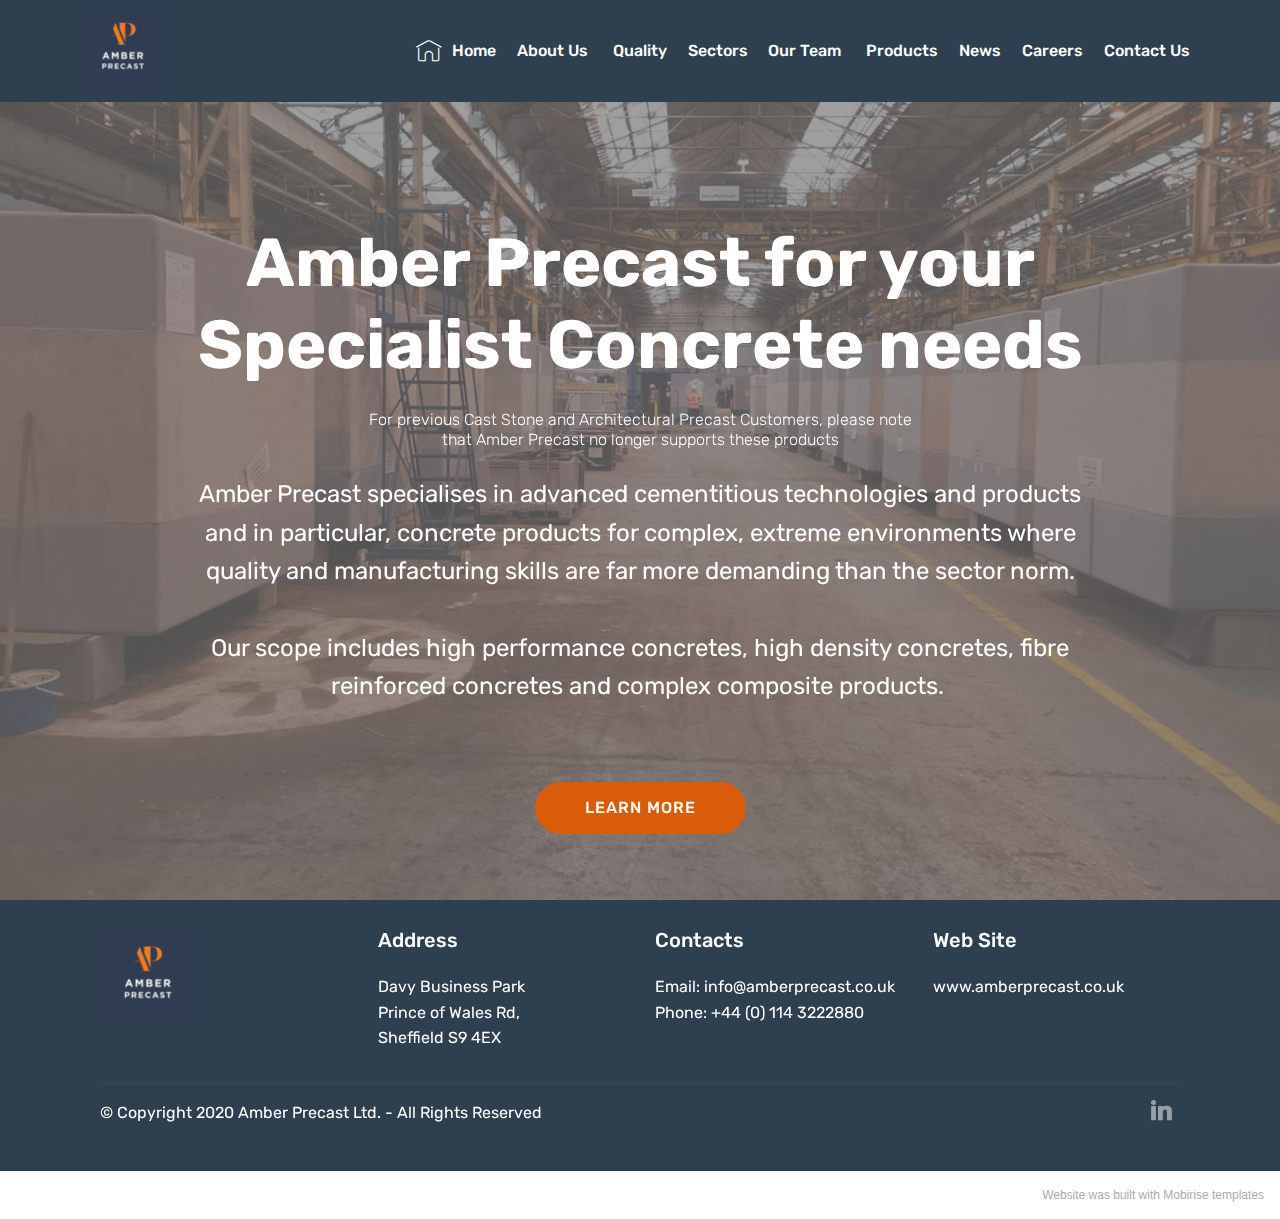
<file: index.html>
<!DOCTYPE html>
<html  >
<head>
  <!-- Site made with Mobirise Website Builder v5.2.0, https://mobirise.com -->
  <meta charset="UTF-8">
  <meta http-equiv="X-UA-Compatible" content="IE=edge">
  <meta name="generator" content="Mobirise v5.2.0, mobirise.com">
  <meta name="viewport" content="width=device-width, initial-scale=1, minimum-scale=1">
  <link rel="shortcut icon" href="assets/images/apl-logo-2-no-group-174x174.png" type="image/x-icon">
  <meta name="description" content="">
  
  
  <title>Home</title>
  <link rel="stylesheet" href="assets/web/assets/mobirise-icons/mobirise-icons.css">
  <link rel="stylesheet" href="assets/bootstrap/css/bootstrap.min.css">
  <link rel="stylesheet" href="assets/bootstrap/css/bootstrap-grid.min.css">
  <link rel="stylesheet" href="assets/bootstrap/css/bootstrap-reboot.min.css">
  <link rel="stylesheet" href="assets/tether/tether.min.css">
  <link rel="stylesheet" href="assets/dropdown/css/style.css">
  <link rel="stylesheet" href="assets/socicon/css/styles.css">
  <link rel="stylesheet" href="assets/theme/css/style.css">
  <link rel="preload" as="style" href="assets/mobirise/css/mbr-additional.css"><link rel="stylesheet" href="assets/mobirise/css/mbr-additional.css" type="text/css">
  
  
  
  
</head>
<body>
  
  <section class="menu cid-rN2fuoly5j" once="menu" id="menu1-h">

    

    <nav class="navbar navbar-expand beta-menu navbar-dropdown align-items-center navbar-toggleable-sm">
        <button class="navbar-toggler navbar-toggler-right" type="button" data-toggle="collapse" data-target="#navbarSupportedContent" aria-controls="navbarSupportedContent" aria-expanded="false" aria-label="Toggle navigation">
            <div class="hamburger">
                <span></span>
                <span></span>
                <span></span>
                <span></span>
            </div>
        </button>
        <div class="menu-logo">
            <div class="navbar-brand">
                <span class="navbar-logo">
                    
                         <img src="assets/images/apl-logo-2-no-group-174x174.png" alt="APL" title="Amber Precast" style="height: 5.4rem;">
                    
                </span>
                
            </div>
        </div>
        <div class="collapse navbar-collapse" id="navbarSupportedContent">
            <ul class="navbar-nav nav-dropdown nav-right" data-app-modern-menu="true"><li class="nav-item">
                    <a class="nav-link link text-white display-4" href="index.html">
                        <span class="mbri-home mbr-iconfont mbr-iconfont-btn"></span>Home</a>
                </li>
                <li class="nav-item">
                    <a class="nav-link link text-white display-4" href="page2.html">
                        About Us&nbsp;</a>
                </li><li class="nav-item"><a class="nav-link link text-white display-4" href="page5.html">Quality</a></li><li class="nav-item"><a class="nav-link link text-white display-4" href="page3.html">Sectors</a></li><li class="nav-item"><a class="nav-link link text-white display-4" href="page8.html" aria-expanded="false">Our Team&nbsp;</a></li><li class="nav-item"><a class="nav-link link text-white display-4" href="page4.html">Products</a></li><li class="nav-item"><a class="nav-link link text-white display-4" href="page7.html">News</a></li><li class="nav-item"><a class="nav-link link text-white display-4" href="page12.html">Careers</a></li><li class="nav-item"><a class="nav-link link text-white display-4" href="page6.html">Contact Us</a></li></ul>
            
        </div>
    </nav>
</section>

<section class="cid-qTkA127IK8 mbr-fullscreen mbr-parallax-background" id="header2-1">

    

    <div class="mbr-overlay" style="opacity: 0.7; background-color: rgb(118, 118, 118);"></div>

    <div class="container align-center">
        <div class="row justify-content-md-center">
            <div class="mbr-white col-md-10">
                <h1 class="mbr-section-title mbr-bold pb-3 mbr-fonts-style display-1">
                    <br><br>Amber Precast for your Specialist Concrete needs<br></h1>
                <h3 class="mbr-section-subtitle align-center mbr-light pb-3 mbr-fonts-style display-7">For previous Cast Stone and Architectural Precast Customers, please note<br> that Amber Precast no longer supports these products</h3>
                <p class="mbr-text pb-3 mbr-fonts-style display-5">Amber Precast specialises in advanced cementitious technologies and products and in particular, concrete products for complex, extreme environments where quality and manufacturing skills are far more demanding than the sector norm. <br><br>Our scope includes high performance concretes, high density concretes, fibre reinforced concretes and complex composite products.&nbsp; <br>&nbsp;&nbsp;<br>
                </p>
                <div class="mbr-section-btn"><a class="btn btn-md btn-primary display-4" href="page2.html">LEARN MORE</a></div>
            </div>
        </div>
    </div>
    
</section>

<section class="cid-s5EmUXg9Xs" id="footer1-2y">

    

    

    <div class="container">
        <div class="media-container-row content text-white">
            <div class="col-12 col-md-3">
                <div class="media-wrap">
                    <a href="page6.html">
                        <img src="assets/images/apl-logo-2-no-group-194x194.png" alt="Mobirise" title="">
                    </a>
                </div>
            </div>
            <div class="col-12 col-md-3 mbr-fonts-style display-7">
                <h5 class="pb-3">
                    Address
                </h5>
                <p class="mbr-text">Davy Business Park<br>Prince of Wales Rd, <br>Sheffield S9 4EX</p>
            </div>
            <div class="col-12 col-md-3 mbr-fonts-style display-7">
                <h5 class="pb-3">
                    Contacts
                </h5>
                <p class="mbr-text">
                    Email: info@amberprecast.co.uk&nbsp;<br>Phone: +44 (0) 114 3222880&nbsp;<br><br></p>
            </div>
            <div class="col-12 col-md-3 mbr-fonts-style display-7">
                <h5 class="pb-3">Web Site</h5>
                <p class="mbr-text">www.amberprecast.co.uk</p>
            </div>
        </div>
        <div class="footer-lower">
            <div class="media-container-row">
                <div class="col-sm-12">
                    <hr>
                </div>
            </div>
            <div class="media-container-row mbr-white">
                <div class="col-sm-6 copyright">
                    <p class="mbr-text mbr-fonts-style display-7">
                        © Copyright 2020 Amber Precast Ltd. - All Rights Reserved
                    </p>
                </div>
                <div class="col-md-6">
                    <div class="social-list align-right">
                        <div class="soc-item">
                            <a href="https://www.linkedin.com/company/amber-precast-ltd" target="_blank">
                                <span class="mbr-iconfont mbr-iconfont-social socicon-linkedin socicon"></span>
                            </a>
                        </div>
                        
                        
                        
                        
                        
                    </div>
                </div>
            </div>
        </div>
    </div>
</section><section style="background-color: #fff; font-family: -apple-system, BlinkMacSystemFont, 'Segoe UI', 'Roboto', 'Helvetica Neue', Arial, sans-serif; color:#aaa; font-size:12px; padding: 0; align-items: center; display: flex;"><a href="https://mobirise.site/d" style="flex: 1 1; height: 3rem; padding-left: 1rem;"></a><p style="flex: 0 0 auto; margin:0; padding-right:1rem;"><a href="https://mobirise.site/s" style="color:#aaa;">Website</a> was built with Mobirise templates</p></section><script src="assets/web/assets/jquery/jquery.min.js"></script>  <script src="assets/popper/popper.min.js"></script>  <script src="assets/bootstrap/js/bootstrap.min.js"></script>  <script src="assets/tether/tether.min.js"></script>  <script src="assets/smoothscroll/smooth-scroll.js"></script>  <script src="assets/dropdown/js/nav-dropdown.js"></script>  <script src="assets/dropdown/js/navbar-dropdown.js"></script>  <script src="assets/touchswipe/jquery.touch-swipe.min.js"></script>  <script src="assets/parallax/jarallax.min.js"></script>  <script src="assets/theme/js/script.js"></script>  
  
  
</body>
</html>
</file>
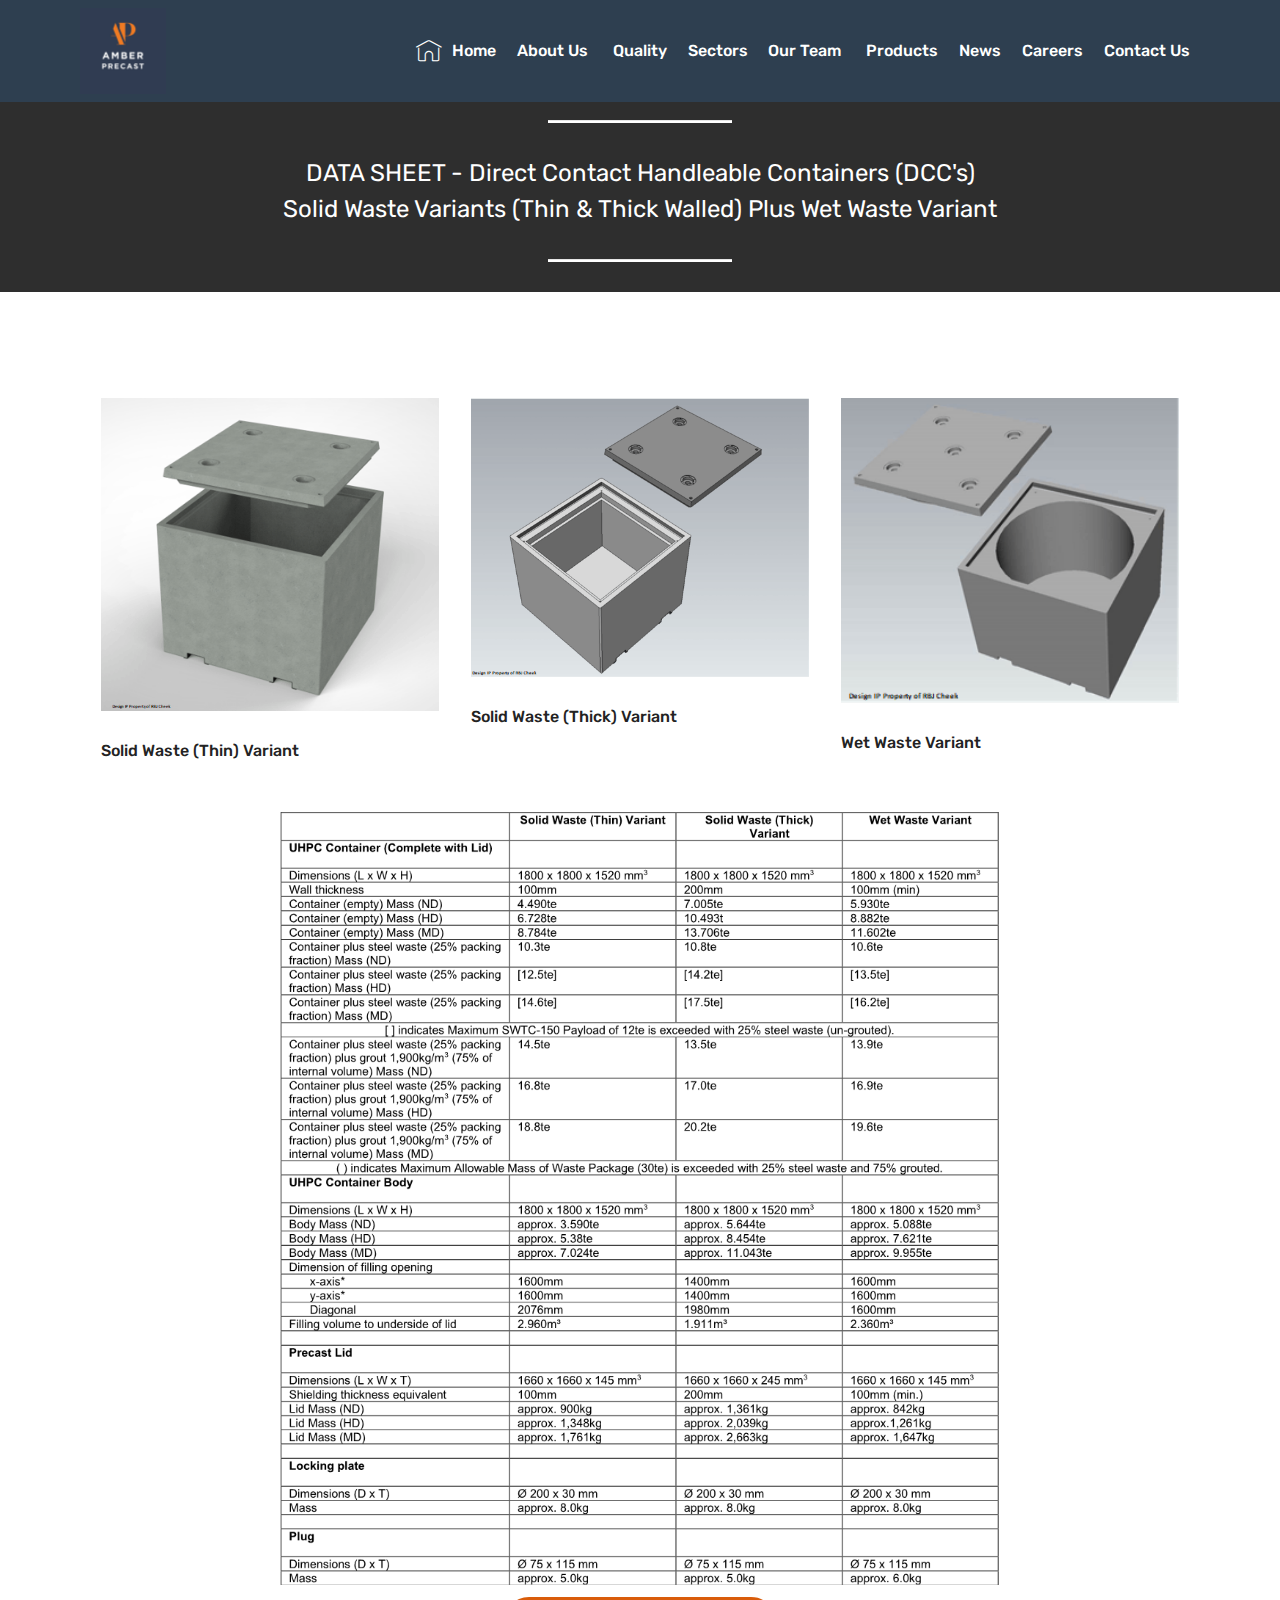
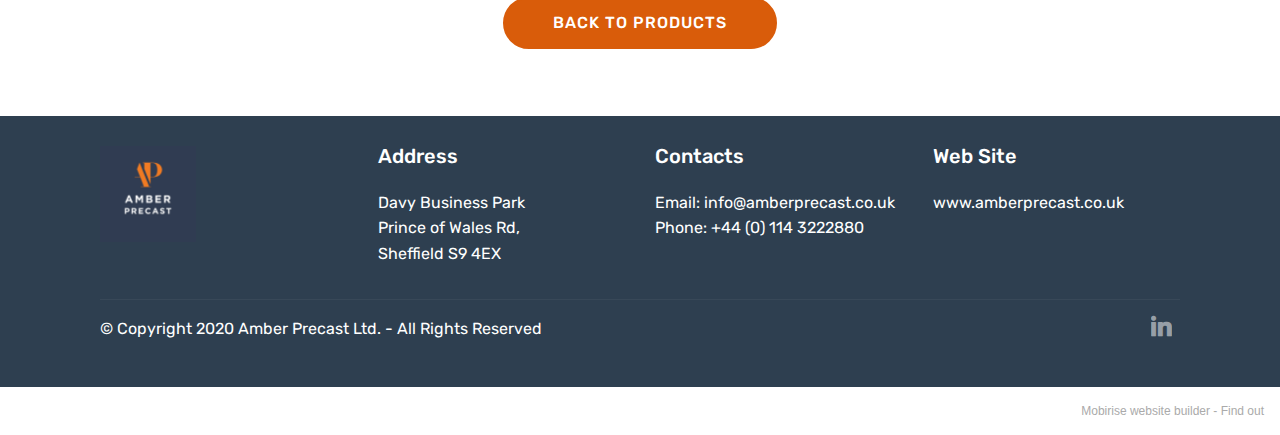
<file: page10.html>
<!DOCTYPE html>
<html  >
<head>
  <!-- Site made with Mobirise Website Builder v5.2.0, https://mobirise.com -->
  <meta charset="UTF-8">
  <meta http-equiv="X-UA-Compatible" content="IE=edge">
  <meta name="generator" content="Mobirise v5.2.0, mobirise.com">
  <meta name="viewport" content="width=device-width, initial-scale=1, minimum-scale=1">
  <link rel="shortcut icon" href="assets/images/apl-logo-2-no-group-174x174.png" type="image/x-icon">
  <meta name="description" content="Web Site Builder Description">
  
  
  <title>Data Sheet DCC&nbsp;</title>
  <link rel="stylesheet" href="assets/web/assets/mobirise-icons/mobirise-icons.css">
  <link rel="stylesheet" href="assets/bootstrap/css/bootstrap.min.css">
  <link rel="stylesheet" href="assets/bootstrap/css/bootstrap-grid.min.css">
  <link rel="stylesheet" href="assets/bootstrap/css/bootstrap-reboot.min.css">
  <link rel="stylesheet" href="assets/tether/tether.min.css">
  <link rel="stylesheet" href="assets/dropdown/css/style.css">
  <link rel="stylesheet" href="assets/socicon/css/styles.css">
  <link rel="stylesheet" href="assets/theme/css/style.css">
  <link rel="preload" as="style" href="assets/mobirise/css/mbr-additional.css"><link rel="stylesheet" href="assets/mobirise/css/mbr-additional.css" type="text/css">
  
  
  
  
</head>
<body>
  
  <section class="menu cid-rN2h20DIxT" once="menu" id="menu1-1k">

    

    <nav class="navbar navbar-expand beta-menu navbar-dropdown align-items-center navbar-toggleable-sm">
        <button class="navbar-toggler navbar-toggler-right" type="button" data-toggle="collapse" data-target="#navbarSupportedContent" aria-controls="navbarSupportedContent" aria-expanded="false" aria-label="Toggle navigation">
            <div class="hamburger">
                <span></span>
                <span></span>
                <span></span>
                <span></span>
            </div>
        </button>
        <div class="menu-logo">
            <div class="navbar-brand">
                <span class="navbar-logo">
                    
                         <img src="assets/images/apl-logo-2-no-group-174x174.png" alt="APL" title="Amber Precast" style="height: 5.4rem;">
                    
                </span>
                
            </div>
        </div>
        <div class="collapse navbar-collapse" id="navbarSupportedContent">
            <ul class="navbar-nav nav-dropdown nav-right" data-app-modern-menu="true"><li class="nav-item">
                    <a class="nav-link link text-white display-4" href="index.html">
                        <span class="mbri-home mbr-iconfont mbr-iconfont-btn"></span>Home</a>
                </li>
                <li class="nav-item">
                    <a class="nav-link link text-white display-4" href="page2.html">
                        About Us&nbsp;</a>
                </li><li class="nav-item"><a class="nav-link link text-white display-4" href="page5.html">Quality</a></li><li class="nav-item"><a class="nav-link link text-white display-4" href="page3.html">Sectors</a></li><li class="nav-item"><a class="nav-link link text-white display-4" href="page8.html" aria-expanded="false">Our Team&nbsp;</a></li><li class="nav-item"><a class="nav-link link text-white display-4" href="page4.html">Products</a></li><li class="nav-item"><a class="nav-link link text-white display-4" href="page7.html">News</a></li><li class="nav-item"><a class="nav-link link text-white display-4" href="page12.html">Careers</a></li><li class="nav-item"><a class="nav-link link text-white display-4" href="page6.html">Contact Us</a></li></ul>
            
        </div>
    </nav>
</section>

<section class="mbr-section article content10 cid-rPJKEdFVwd" id="content10-1l">
    
     

    <div class="container">
        <div class="inner-container" style="width: 66%;">
            <hr class="line" style="width: 25%;">
            <div class="section-text align-center mbr-white mbr-fonts-style display-5">
                    DATA SHEET - Direct Contact Handleable Containers (DCC's)<br>Solid Waste Variants (Thin &amp; Thick Walled) Plus Wet Waste Variant</div>
            <hr class="line" style="width: 25%;">
        </div>
    </div>
</section>

<section class="features2 cid-rPJXROJBQ1" id="features2-23">

    

    
    
    <div class="container">
        <div class="media-container-row">
            <div class="card p-3 col-12 col-md-6 col-lg-4">
                <div class="card-wrapper">
                    <div class="card-img">
                        <img src="assets/images/dcc-solid-jc-411x381.png" alt="Mobirise" title="">
                    </div>
                    <div class="card-box">
                        <h4 class="card-title pb-3 mbr-fonts-style display-7">
                            Solid Waste (Thin) Variant</h4>
                        
                    </div>
                </div>
            </div>

            <div class="card p-3 col-12 col-md-6 col-lg-4">
                <div class="card-wrapper">
                    <div class="card-img">
                        <img src="assets/images/thick-jc-508x419.png" alt="Mobirise" title="">
                    </div>
                    <div class="card-box ">
                        <h4 class="card-title pb-3 mbr-fonts-style display-7">
                            Solid Waste (Thick) Variant</h4>
                        
                    </div>
                </div>
            </div>

            <div class="card p-3 col-12 col-md-6 col-lg-4">
                <div class="card-wrapper">
                    <div class="card-img">
                        <img src="assets/images/wet-jc-298x269.png" alt="Mobirise">
                    </div>
                    <div class="card-box">
                        <h4 class="card-title pb-3 mbr-fonts-style display-7">Wet Waste Variant</h4>
                        
                    </div>
                </div>
            </div>

            
        </div>
    </div>
</section>

<section class="cid-rPJRLIzmGy" id="image1-1r">

    

    <figure class="mbr-figure container">
        <div class="image-block" style="width: 66%;">
            <img src="assets/images/dcc-data-sheet-full1-998x1069.png" width="1400" alt="Mobirise" title="">
            
        </div>
    </figure>
</section>

<section class="mbr-section content8 cid-rPK0gQioTt" id="content8-24">

    

    <div class="container">
        <div class="media-container-row title">
            <div class="col-12 col-md-8">
                <div class="mbr-section-btn align-center"><a class="btn btn-primary display-4" href="page4.html">BACK TO PRODUCTS</a></div>
            </div>
        </div>
    </div>
</section>

<section class="cid-s5EdDLQqe5" id="footer1-2s">

    

    

    <div class="container">
        <div class="media-container-row content text-white">
            <div class="col-12 col-md-3">
                <div class="media-wrap">
                    <a href="page6.html">
                        <img src="assets/images/apl-logo-2-no-group-194x194.png" alt="Mobirise" title="">
                    </a>
                </div>
            </div>
            <div class="col-12 col-md-3 mbr-fonts-style display-7">
                <h5 class="pb-3">
                    Address
                </h5>
                <p class="mbr-text">Davy Business Park<br>Prince of Wales Rd, <br>Sheffield S9 4EX</p>
            </div>
            <div class="col-12 col-md-3 mbr-fonts-style display-7">
                <h5 class="pb-3">
                    Contacts
                </h5>
                <p class="mbr-text">
                    Email: info@amberprecast.co.uk&nbsp;<br>Phone: +44 (0) 114 3222880&nbsp;<br><br></p>
            </div>
            <div class="col-12 col-md-3 mbr-fonts-style display-7">
                <h5 class="pb-3">Web Site</h5>
                <p class="mbr-text">www.amberprecast.co.uk</p>
            </div>
        </div>
        <div class="footer-lower">
            <div class="media-container-row">
                <div class="col-sm-12">
                    <hr>
                </div>
            </div>
            <div class="media-container-row mbr-white">
                <div class="col-sm-6 copyright">
                    <p class="mbr-text mbr-fonts-style display-7">
                        © Copyright 2020 Amber Precast Ltd. - All Rights Reserved
                    </p>
                </div>
                <div class="col-md-6">
                    <div class="social-list align-right">
                        <div class="soc-item">
                            <a href="https://www.linkedin.com/company/amber-precast-ltd" target="_blank">
                                <span class="mbr-iconfont mbr-iconfont-social socicon-linkedin socicon"></span>
                            </a>
                        </div>
                        
                        
                        
                        
                        
                    </div>
                </div>
            </div>
        </div>
    </div>
</section><section style="background-color: #fff; font-family: -apple-system, BlinkMacSystemFont, 'Segoe UI', 'Roboto', 'Helvetica Neue', Arial, sans-serif; color:#aaa; font-size:12px; padding: 0; align-items: center; display: flex;"><a href="https://mobirise.site/g" style="flex: 1 1; height: 3rem; padding-left: 1rem;"></a><p style="flex: 0 0 auto; margin:0; padding-right:1rem;">Mobirise website builder - <a href="https://mobirise.site/n" style="color:#aaa;">Find out</a></p></section><script src="assets/web/assets/jquery/jquery.min.js"></script>  <script src="assets/popper/popper.min.js"></script>  <script src="assets/bootstrap/js/bootstrap.min.js"></script>  <script src="assets/tether/tether.min.js"></script>  <script src="assets/smoothscroll/smooth-scroll.js"></script>  <script src="assets/dropdown/js/nav-dropdown.js"></script>  <script src="assets/dropdown/js/navbar-dropdown.js"></script>  <script src="assets/touchswipe/jquery.touch-swipe.min.js"></script>  <script src="assets/theme/js/script.js"></script>  
  
  
</body>
</html>
</file>
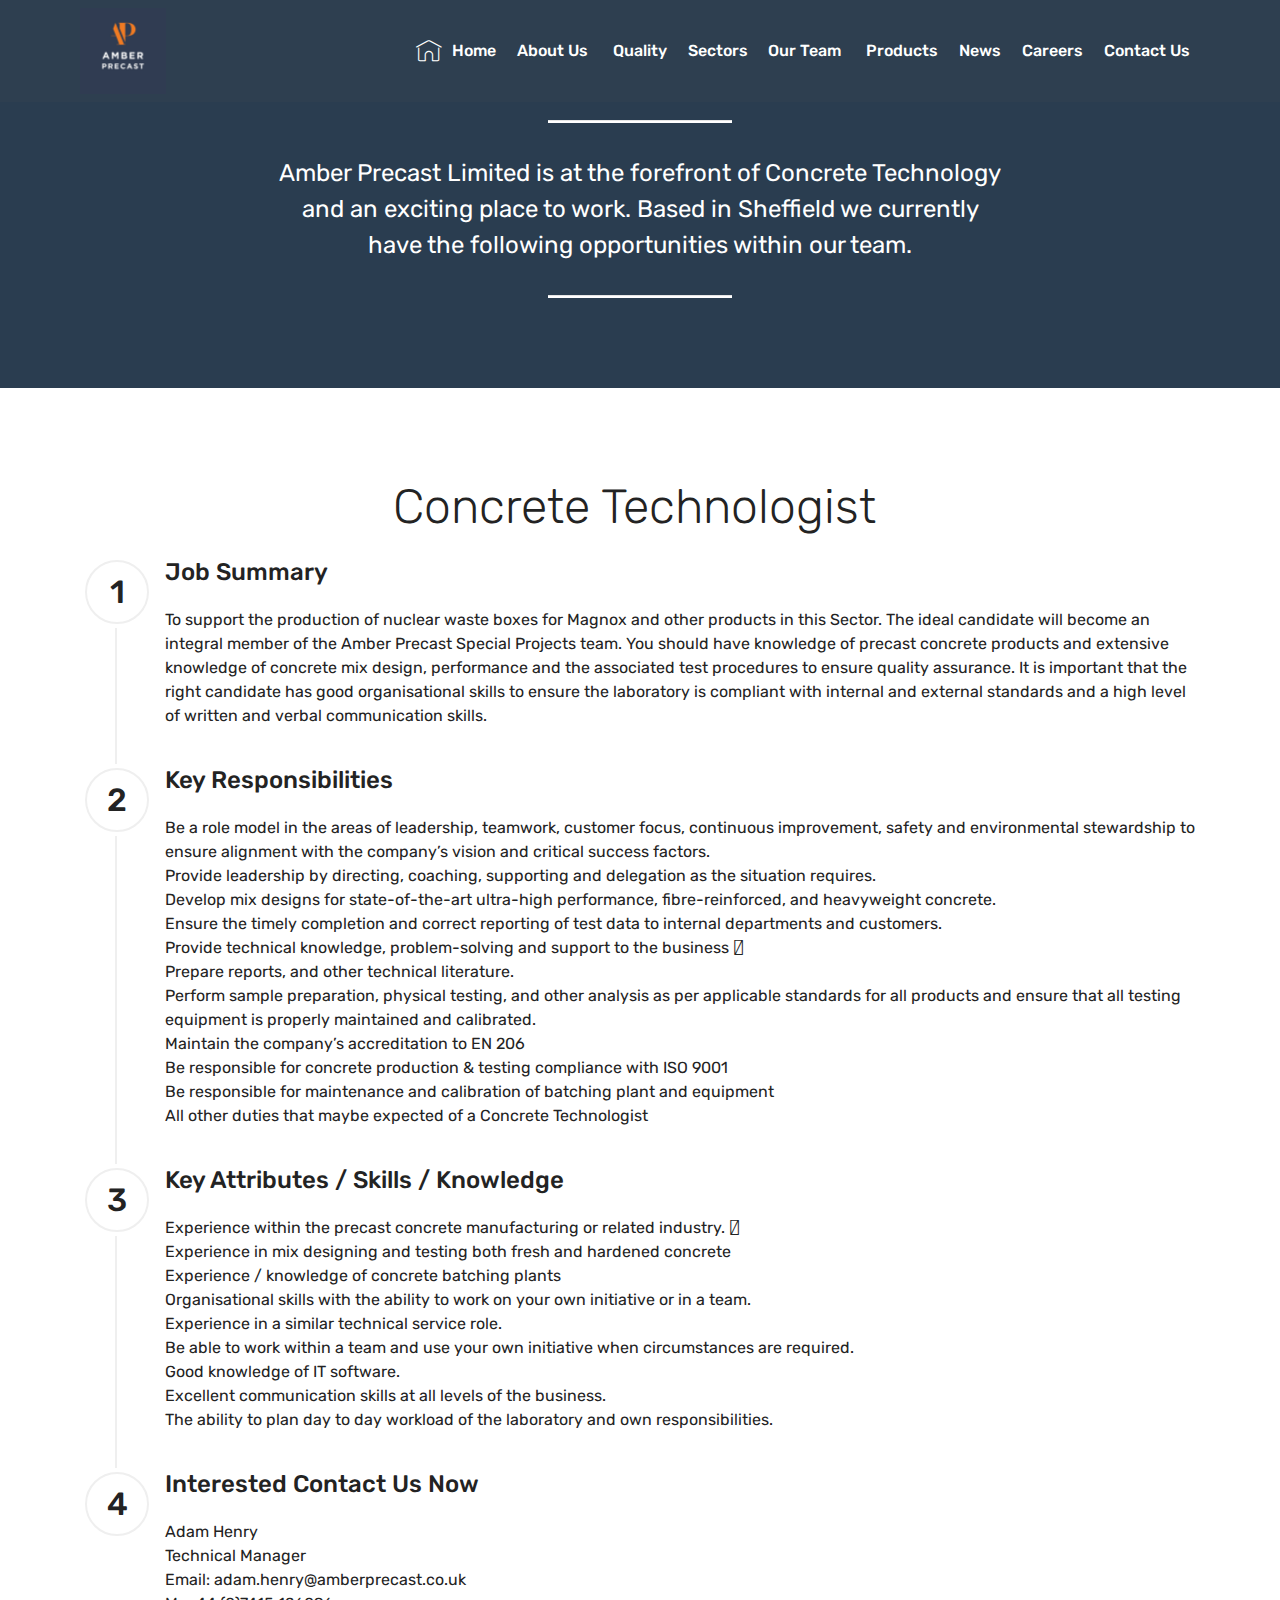
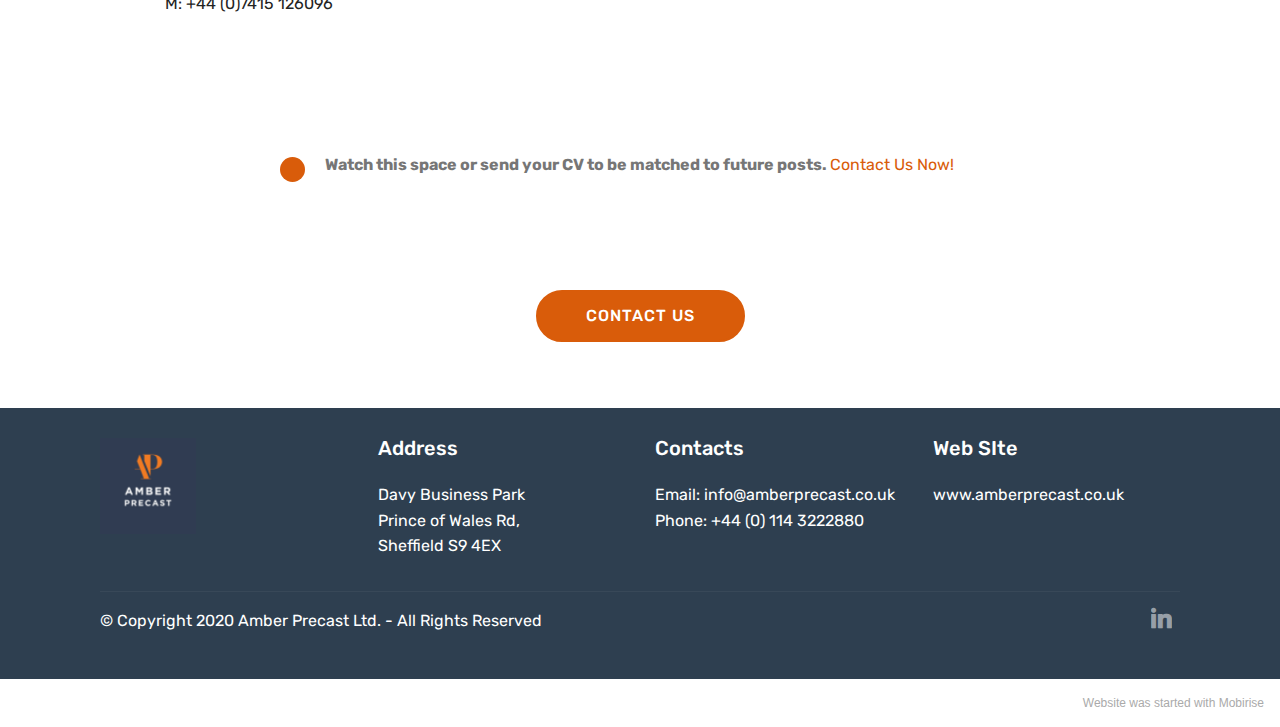
<file: page12.html>
<!DOCTYPE html>
<html  >
<head>
  <!-- Site made with Mobirise Website Builder v5.2.0, https://mobirise.com -->
  <meta charset="UTF-8">
  <meta http-equiv="X-UA-Compatible" content="IE=edge">
  <meta name="generator" content="Mobirise v5.2.0, mobirise.com">
  <meta name="viewport" content="width=device-width, initial-scale=1, minimum-scale=1">
  <link rel="shortcut icon" href="assets/images/apl-logo-2-no-group-174x174.png" type="image/x-icon">
  <meta name="description" content="Site Generator Description">
  
  
  <title>Careers</title>
  <link rel="stylesheet" href="assets/web/assets/mobirise-icons/mobirise-icons.css">
  <link rel="stylesheet" href="assets/bootstrap/css/bootstrap.min.css">
  <link rel="stylesheet" href="assets/bootstrap/css/bootstrap-grid.min.css">
  <link rel="stylesheet" href="assets/bootstrap/css/bootstrap-reboot.min.css">
  <link rel="stylesheet" href="assets/tether/tether.min.css">
  <link rel="stylesheet" href="assets/dropdown/css/style.css">
  <link rel="stylesheet" href="assets/socicon/css/styles.css">
  <link rel="stylesheet" href="assets/theme/css/style.css">
  <link rel="preload" as="style" href="assets/mobirise/css/mbr-additional.css"><link rel="stylesheet" href="assets/mobirise/css/mbr-additional.css" type="text/css">
  
  
  
  
</head>
<body>
  
  <section class="menu cid-rN2fuoly5j" once="menu" id="menu1-2a">

    

    <nav class="navbar navbar-expand beta-menu navbar-dropdown align-items-center navbar-toggleable-sm">
        <button class="navbar-toggler navbar-toggler-right" type="button" data-toggle="collapse" data-target="#navbarSupportedContent" aria-controls="navbarSupportedContent" aria-expanded="false" aria-label="Toggle navigation">
            <div class="hamburger">
                <span></span>
                <span></span>
                <span></span>
                <span></span>
            </div>
        </button>
        <div class="menu-logo">
            <div class="navbar-brand">
                <span class="navbar-logo">
                    
                         <img src="assets/images/apl-logo-2-no-group-174x174.png" alt="APL" title="Amber Precast" style="height: 5.4rem;">
                    
                </span>
                
            </div>
        </div>
        <div class="collapse navbar-collapse" id="navbarSupportedContent">
            <ul class="navbar-nav nav-dropdown nav-right" data-app-modern-menu="true"><li class="nav-item">
                    <a class="nav-link link text-white display-4" href="index.html">
                        <span class="mbri-home mbr-iconfont mbr-iconfont-btn"></span>Home</a>
                </li>
                <li class="nav-item">
                    <a class="nav-link link text-white display-4" href="page2.html">
                        About Us&nbsp;</a>
                </li><li class="nav-item"><a class="nav-link link text-white display-4" href="page5.html">Quality</a></li><li class="nav-item"><a class="nav-link link text-white display-4" href="page3.html">Sectors</a></li><li class="nav-item"><a class="nav-link link text-white display-4" href="page8.html" aria-expanded="false">Our Team&nbsp;</a></li><li class="nav-item"><a class="nav-link link text-white display-4" href="page4.html">Products</a></li><li class="nav-item"><a class="nav-link link text-white display-4" href="page7.html">News</a></li><li class="nav-item"><a class="nav-link link text-white display-4" href="page12.html">Careers</a></li><li class="nav-item"><a class="nav-link link text-white display-4" href="page6.html">Contact Us</a></li></ul>
            
        </div>
    </nav>
</section>

<section class="mbr-section article content10 cid-rYckPj5Dr9" id="content10-2b">
    
     

    <div class="container">
        <div class="inner-container" style="width: 66%;">
            <hr class="line" style="width: 25%;">
            <div class="section-text align-center mbr-white mbr-fonts-style display-5">
                    Amber Precast Limited is at the forefront of Concrete Technology and an exciting place to work. Based in Sheffield we currently have the following opportunities within our team.</div>
            <hr class="line" style="width: 25%;">
        </div>
    </div>
</section>

<section class="step1 cid-ssN11rDLTq" id="step1-32">

    

    
    
    <div class="container">
        <h2 class="mbr-section-title pb-3 mbr-fonts-style align-center display-2">Concrete Technologist&nbsp;</h2>
        
        <div class="step-container">
            <div class="card separline pb-4">
                <div class="step-element d-flex">
                    <div class="step-wrapper pr-3">
                        <h3 class="step d-flex align-items-center justify-content-center">
                            1
                        </h3>
                    </div>          
                    <div class="step-text-content">
                        <h4 class="mbr-step-title pb-3 mbr-fonts-style display-5">Job Summary</h4>
                        <p class="mbr-step-text mbr-fonts-style display-7">
                            To support the production of nuclear waste boxes for Magnox and other products in this Sector.  The ideal candidate will become an integral member of the Amber Precast Special Projects team.  You should have knowledge of precast concrete products and extensive knowledge of concrete mix design, performance and the associated test procedures to ensure quality assurance. It is important that the right candidate has good organisational skills to ensure the laboratory is compliant with internal and external standards and a high level of written and verbal communication skills.   
                        </p>
                    </div>
                </div>
            </div>

            <div class="card separline pb-4">
                <div class="step-element d-flex">
                    <div class="step-wrapper pr-3">
                        <h3 class="step d-flex align-items-center justify-content-center">
                            2
                        </h3>
                    </div>          
                    <div class="step-text-content">
                        <h4 class="mbr-step-title pb-3 mbr-fonts-style display-5">Key Responsibilities</h4>
                        <p class="mbr-step-text mbr-fonts-style display-7">Be a role model in the areas of leadership, teamwork, customer focus, continuous improvement, safety and environmental stewardship to ensure alignment with the company’s vision and critical success factors.  
<br>Provide leadership by directing, coaching, supporting and delegation as the situation requires.  
<br>Develop mix designs for state-of-the-art ultra-high performance, fibre-reinforced, and heavyweight concrete.  
<br>Ensure the timely completion and correct reporting of test data to internal departments and customers.   
<br>Provide technical knowledge, problem-solving and support to the business    
<br>Prepare reports, and other technical literature.   
<br>Perform sample preparation, physical testing, and other analysis as per applicable standards for all products and ensure that all testing equipment is properly maintained and calibrated.   
<br>Maintain the company’s accreditation to EN 206   
<br>Be responsible for concrete production &amp; testing compliance with ISO 9001  
<br>Be responsible for maintenance and calibration of batching plant and equipment  
<br>All other duties that maybe expected of a Concrete Technologist&nbsp; &nbsp;&nbsp;<br></p>
                    </div>
                </div>
            </div>

            <div class="card separline pb-4">
                <div class="step-element d-flex">
                    <div class="step-wrapper pr-3">
                        <h3 class="step d-flex align-items-center justify-content-center">
                            3
                        </h3>
                    </div>          
                    <div class="step-text-content">
                        <h4 class="mbr-step-title pb-3 mbr-fonts-style display-5">Key Attributes / Skills / Knowledge&nbsp;&nbsp;</h4>
                        <p class="mbr-step-text mbr-fonts-style display-7">Experience within the precast concrete manufacturing or related industry.  
<br>Experience in mix designing and testing both fresh and hardened concrete  
<br>Experience / knowledge of concrete batching plants  
<br>	Organisational skills with the ability to work on your own initiative or in a team.  
<br>	Experience in a similar technical service role.  
<br>Be able to work within a team and use your own initiative when circumstances are required.  
<br>	Good knowledge of IT software.  
<br>Excellent communication skills at all levels of the business.  
<br>The ability to plan day to day workload of the laboratory and own responsibilities.&nbsp; &nbsp;<br></p>
                    </div>
                </div>
            </div>

            <div class="card">
                <div class="step-element d-flex">
                    <div class="step-wrapper pr-3">
                        <h3 class="step d-flex align-items-center justify-content-center">
                            4
                        </h3>
                    </div>          
                    <div class="step-text-content">
                        <h4 class="mbr-step-title pb-3 mbr-fonts-style display-5">
                            Interested Contact Us Now</h4>
                        <p class="mbr-step-text mbr-fonts-style display-7">Adam Henry<br>Technical Manager
<br>Email: adam.henry@amberprecast.co.uk
<br>M: +44 (0)7415 126096</p>
                    </div>
                </div>
            </div>
            
            
            
            
            
            
            
            
            
            
        </div>
    </div>
</section>

<section class="mbr-section article content12 cid-rYcobw4TiI" id="content12-2e">
     

    <div class="container">
        <div class="media-container-row">
            <div class="mbr-text counter-container col-12 col-md-8 mbr-fonts-style display-7">
                <ul>
                    <li><strong>Watch this space or send your CV to be matched to future posts.&nbsp;</strong><a href="page6.html" style="font-size: 1rem; background-color: rgb(255, 255, 255);">Contact Us Now!</a><br></li>
                </ul>
            </div>
        </div>
    </div>
</section>

<section class="mbr-section content8 cid-rYd8w0rM5C" id="content8-2g">

    

    <div class="container">
        <div class="media-container-row title">
            <div class="col-12 col-md-8">
                <div class="mbr-section-btn align-center"><a class="btn btn-primary display-4" href="page6.html">CONTACT US</a></div>
            </div>
        </div>
    </div>
</section>

<section class="cid-s5Ee8x5IY7" id="footer1-2w">

    

    

    <div class="container">
        <div class="media-container-row content text-white">
            <div class="col-12 col-md-3">
                <div class="media-wrap">
                    <a href="page6.html">
                        <img src="assets/images/apl-logo-2-no-group-194x194.png" alt="Mobirise" title="">
                    </a>
                </div>
            </div>
            <div class="col-12 col-md-3 mbr-fonts-style display-7">
                <h5 class="pb-3">
                    Address
                </h5>
                <p class="mbr-text">Davy Business Park<br>Prince of Wales Rd, <br>Sheffield S9 4EX</p>
            </div>
            <div class="col-12 col-md-3 mbr-fonts-style display-7">
                <h5 class="pb-3">
                    Contacts
                </h5>
                <p class="mbr-text">
                    Email: info@amberprecast.co.uk&nbsp;<br>Phone: +44 (0) 114 3222880&nbsp;<br><br></p>
            </div>
            <div class="col-12 col-md-3 mbr-fonts-style display-7">
                <h5 class="pb-3">Web SIte</h5>
                <p class="mbr-text">www.amberprecast.co.uk</p>
            </div>
        </div>
        <div class="footer-lower">
            <div class="media-container-row">
                <div class="col-sm-12">
                    <hr>
                </div>
            </div>
            <div class="media-container-row mbr-white">
                <div class="col-sm-6 copyright">
                    <p class="mbr-text mbr-fonts-style display-7">
                        © Copyright 2020 Amber Precast Ltd. - All Rights Reserved
                    </p>
                </div>
                <div class="col-md-6">
                    <div class="social-list align-right">
                        <div class="soc-item">
                            <a href="https://www.linkedin.com/company/amber-precast-ltd" target="_blank">
                                <span class="mbr-iconfont mbr-iconfont-social socicon-linkedin socicon"></span>
                            </a>
                        </div>
                        
                        
                        
                        
                        
                    </div>
                </div>
            </div>
        </div>
    </div>
</section><section style="background-color: #fff; font-family: -apple-system, BlinkMacSystemFont, 'Segoe UI', 'Roboto', 'Helvetica Neue', Arial, sans-serif; color:#aaa; font-size:12px; padding: 0; align-items: center; display: flex;"><a href="https://mobirise.site/n" style="flex: 1 1; height: 3rem; padding-left: 1rem;"></a><p style="flex: 0 0 auto; margin:0; padding-right:1rem;">Website <a href="https://mobirise.site/f" style="color:#aaa;">was started</a> with Mobirise</p></section><script src="assets/web/assets/jquery/jquery.min.js"></script>  <script src="assets/popper/popper.min.js"></script>  <script src="assets/bootstrap/js/bootstrap.min.js"></script>  <script src="assets/tether/tether.min.js"></script>  <script src="assets/smoothscroll/smooth-scroll.js"></script>  <script src="assets/dropdown/js/nav-dropdown.js"></script>  <script src="assets/dropdown/js/navbar-dropdown.js"></script>  <script src="assets/touchswipe/jquery.touch-swipe.min.js"></script>  <script src="assets/theme/js/script.js"></script>  
  
  
</body>
</html>
</file>
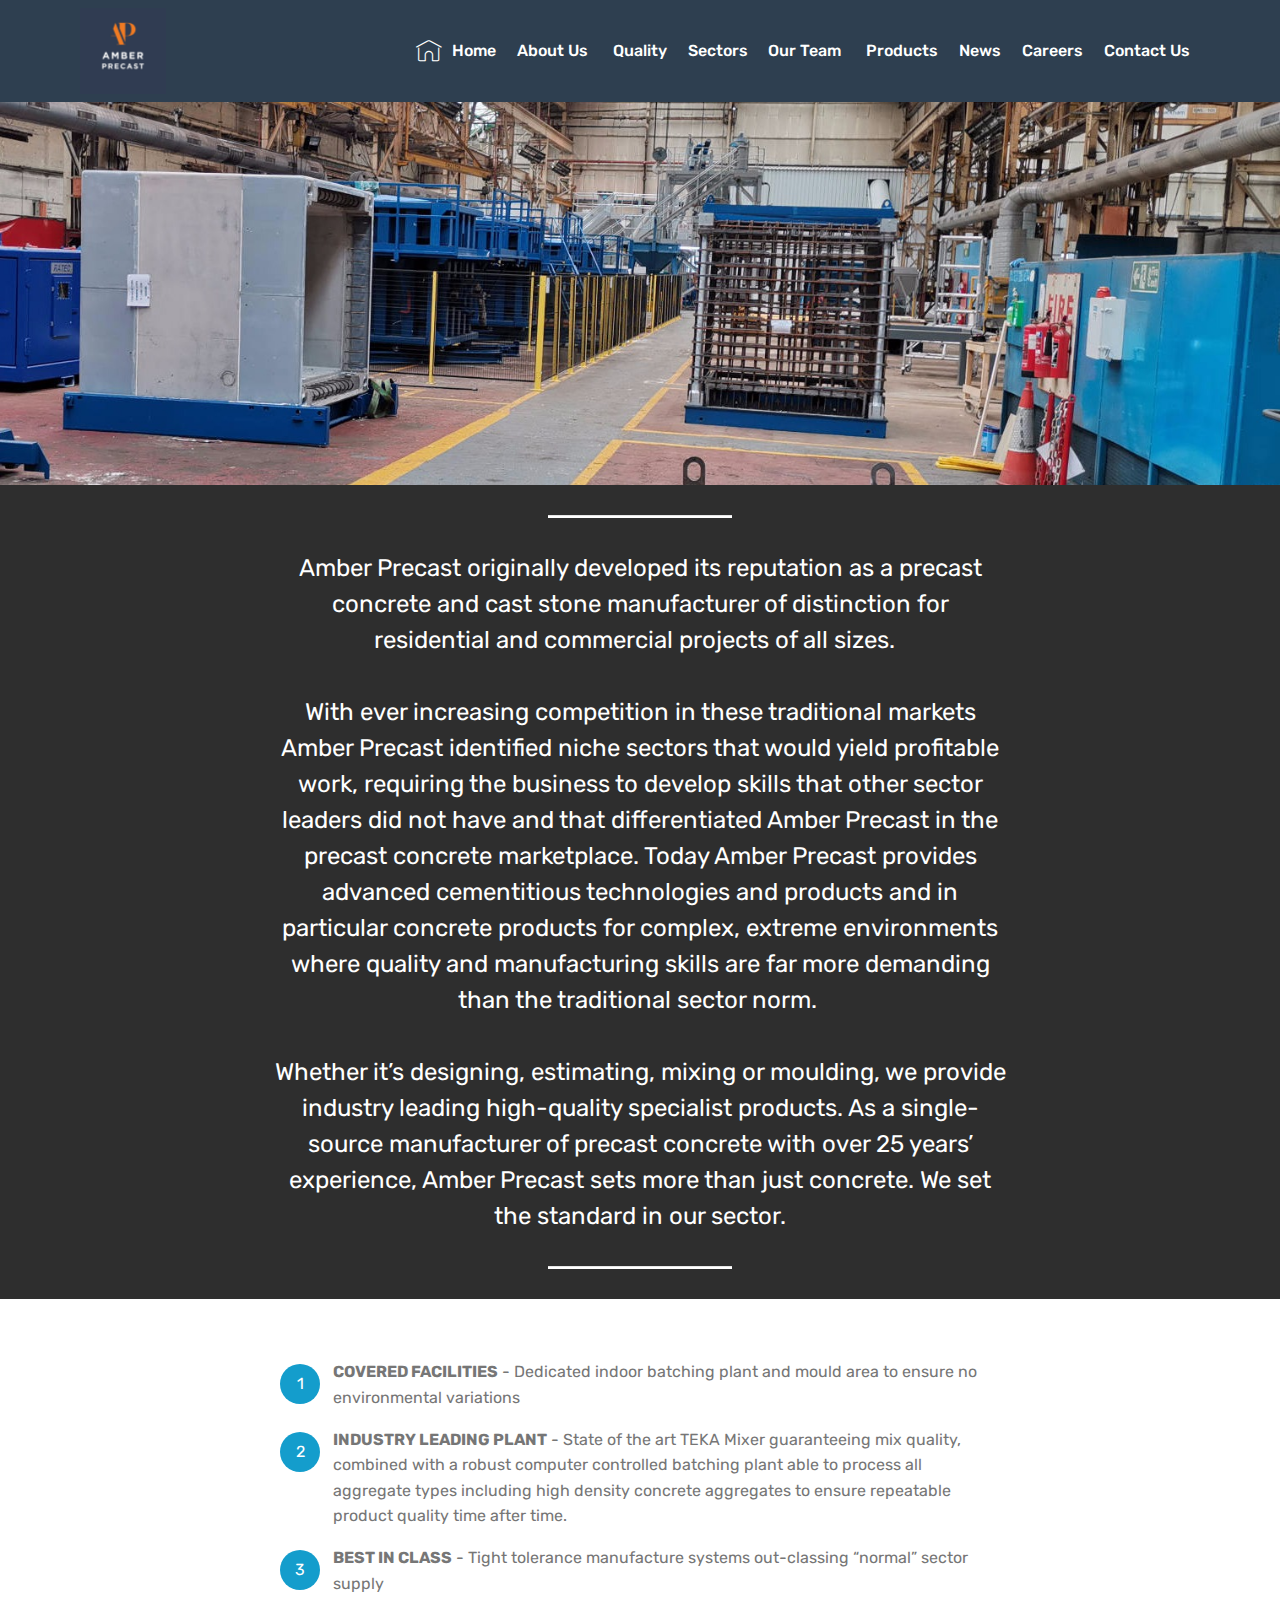
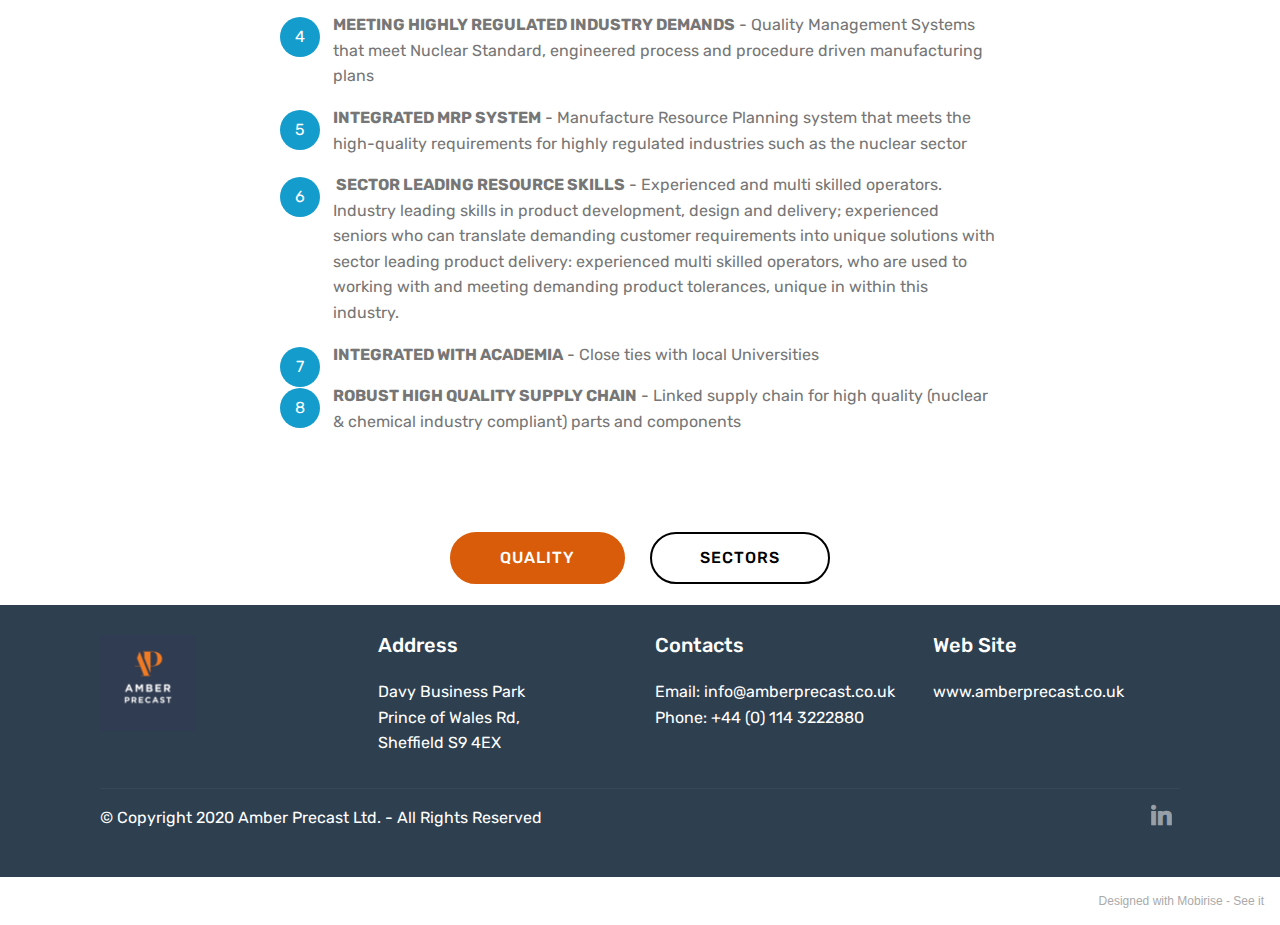
<file: page2.html>
<!DOCTYPE html>
<html  >
<head>
  <!-- Site made with Mobirise Website Builder v5.2.0, https://mobirise.com -->
  <meta charset="UTF-8">
  <meta http-equiv="X-UA-Compatible" content="IE=edge">
  <meta name="generator" content="Mobirise v5.2.0, mobirise.com">
  <meta name="viewport" content="width=device-width, initial-scale=1, minimum-scale=1">
  <link rel="shortcut icon" href="assets/images/apl-logo-2-no-group-174x174.png" type="image/x-icon">
  <meta name="description" content="Web Page Maker Description">
  
  
  <title>About Us</title>
  <link rel="stylesheet" href="assets/web/assets/mobirise-icons/mobirise-icons.css">
  <link rel="stylesheet" href="assets/bootstrap/css/bootstrap.min.css">
  <link rel="stylesheet" href="assets/bootstrap/css/bootstrap-grid.min.css">
  <link rel="stylesheet" href="assets/bootstrap/css/bootstrap-reboot.min.css">
  <link rel="stylesheet" href="assets/tether/tether.min.css">
  <link rel="stylesheet" href="assets/dropdown/css/style.css">
  <link rel="stylesheet" href="assets/socicon/css/styles.css">
  <link rel="stylesheet" href="assets/theme/css/style.css">
  <link rel="preload" as="style" href="assets/mobirise/css/mbr-additional.css"><link rel="stylesheet" href="assets/mobirise/css/mbr-additional.css" type="text/css">
  
  
  
  
</head>
<body>
  
  <section class="menu cid-rN2gOoaAoY" once="menu" id="menu1-j">

    

    <nav class="navbar navbar-expand beta-menu navbar-dropdown align-items-center navbar-toggleable-sm">
        <button class="navbar-toggler navbar-toggler-right" type="button" data-toggle="collapse" data-target="#navbarSupportedContent" aria-controls="navbarSupportedContent" aria-expanded="false" aria-label="Toggle navigation">
            <div class="hamburger">
                <span></span>
                <span></span>
                <span></span>
                <span></span>
            </div>
        </button>
        <div class="menu-logo">
            <div class="navbar-brand">
                <span class="navbar-logo">
                    
                         <img src="assets/images/apl-logo-2-no-group-174x174.png" alt="APL" title="Amber Precast" style="height: 5.4rem;">
                    
                </span>
                
            </div>
        </div>
        <div class="collapse navbar-collapse" id="navbarSupportedContent">
            <ul class="navbar-nav nav-dropdown nav-right" data-app-modern-menu="true"><li class="nav-item">
                    <a class="nav-link link text-white display-4" href="index.html">
                        <span class="mbri-home mbr-iconfont mbr-iconfont-btn"></span>Home</a>
                </li>
                <li class="nav-item">
                    <a class="nav-link link text-white display-4" href="page2.html">
                        About Us&nbsp;</a>
                </li><li class="nav-item"><a class="nav-link link text-white display-4" href="page5.html">Quality</a></li><li class="nav-item"><a class="nav-link link text-white display-4" href="page3.html">Sectors</a></li><li class="nav-item"><a class="nav-link link text-white display-4" href="page8.html" aria-expanded="false">Our Team&nbsp;</a></li><li class="nav-item"><a class="nav-link link text-white display-4" href="page4.html">Products</a></li><li class="nav-item"><a class="nav-link link text-white display-4" href="page7.html">News</a></li><li class="nav-item"><a class="nav-link link text-white display-4" href="page12.html">Careers</a></li><li class="nav-item"><a class="nav-link link text-white display-4" href="page6.html">Contact Us</a></li></ul>
            
        </div>
    </nav>
</section>

<section class="cid-rYejRUVkh7" id="header2-2l">

    

    <div class="mbr-overlay" style="opacity: 0; background-color: rgb(35, 35, 35);"></div>

    <div class="container align-center">
        <div class="row justify-content-md-center">
            <div class="mbr-white col-md-10">
                <h1 class="mbr-section-title mbr-bold pb-3 mbr-fonts-style display-1"><br><br><br><br></h1>
                
                
                
            </div>
        </div>
    </div>
    
</section>

<section class="mbr-section article content10 cid-rN2jAdlwnW" id="content10-r">
    
     

    <div class="container">
        <div class="inner-container" style="width: 66%;">
            <hr class="line" style="width: 25%;">
            <div class="section-text align-center mbr-white mbr-fonts-style display-5">Amber Precast originally developed its reputation as a precast concrete and cast stone manufacturer of distinction for residential and commercial projects of all sizes.<span style="font-size: 1.5rem;">&nbsp;&nbsp;</span><br><span style="font-size: 1.5rem;"><br></span><div>
</div><div>With ever increasing competition in these traditional markets Amber Precast identified niche sectors that would yield profitable work, requiring the business to develop skills that other sector leaders did not have and that differentiated Amber Precast in the precast concrete marketplace. Today Amber Precast provides advanced cementitious technologies and products and in particular concrete products for complex, extreme environments where quality and manufacturing skills are far more demanding than the traditional sector norm.&nbsp;</div><div><br></div><div>
</div><div>Whether it’s designing, estimating, mixing or moulding, we provide industry leading high-quality specialist products. As a single-source manufacturer of precast concrete with over 25 years’ experience, Amber Precast sets more than just concrete. We set the standard in our sector.</div></div>
            <hr class="line" style="width: 25%;">
        </div>
    </div>
</section>

<section class="mbr-section article content11 cid-rN29mIQPiF" id="content11-f">
     

    <div class="container">
        <div class="media-container-row">
            <div class="mbr-text counter-container col-12 col-md-8 mbr-fonts-style display-7">
                <ol>
                    <li><strong>COVERED FACILITIES</strong> - Dedicated indoor batching plant and mould area to ensure no environmental variations</li><li><strong>INDUSTRY LEADING PLANT</strong> - State of the art TEKA Mixer guaranteeing mix quality, combined with a robust computer controlled batching plant able to process all aggregate types including high density concrete aggregates to ensure repeatable product quality time after time.</li><li><strong>BEST IN CLASS</strong> - Tight tolerance manufacture systems out-classing “normal” sector supply</li><li><strong>MEETING HIGHLY REGULATED INDUSTRY DEMANDS</strong> - Quality Management Systems that meet Nuclear Standard, engineered process and procedure driven manufacturing plans</li><li><strong>INTEGRATED MRP SYSTEM</strong> - Manufacture Resource Planning system that meets the high-quality requirements for highly regulated industries such as the nuclear sector&nbsp;</li><li><strong>&nbsp;SECTOR LEADING RESOURCE SKILLS</strong> - Experienced and multi skilled operators. Industry leading skills in product development, design and delivery; experienced seniors who can translate demanding customer requirements into unique solutions with sector leading product delivery: experienced multi skilled operators, who are used to working with and meeting demanding product tolerances, unique in within this industry. &nbsp; &nbsp; &nbsp; &nbsp; &nbsp; &nbsp; &nbsp; &nbsp; &nbsp;</li><li><strong>INTEGRATED WITH ACADEMIA</strong> - Close ties with local Universities &nbsp; &nbsp; &nbsp; &nbsp; &nbsp; &nbsp; &nbsp; &nbsp; &nbsp; &nbsp; &nbsp; &nbsp; &nbsp; &nbsp; &nbsp; &nbsp; &nbsp; &nbsp; &nbsp; &nbsp; &nbsp; &nbsp;</li><li><strong>ROBUST HIGH QUALITY SUPPLY CHAIN</strong> - Linked supply chain for high quality (nuclear &amp; chemical industry compliant) parts and components</li>
                </ol>
            </div>
        </div>
    </div>
</section>

<section class="mbr-section content8 cid-rNxWVoCYby" id="content8-19">

    

    <div class="container">
        <div class="media-container-row title">
            <div class="col-12 col-md-8">
                <div class="mbr-section-btn align-center"><a class="btn btn-primary display-4" href="page5.html">QUALITY</a>
                    <a class="btn btn-black-outline display-4" href="page3.html">SECTORS</a></div>
            </div>
        </div>
    </div>
</section>

<section class="cid-s5EbKkNEf5" id="footer1-2n">

    

    

    <div class="container">
        <div class="media-container-row content text-white">
            <div class="col-12 col-md-3">
                <div class="media-wrap">
                    <a href="page6.html">
                        <img src="assets/images/apl-logo-2-no-group-194x194.png" alt="Mobirise" title="">
                    </a>
                </div>
            </div>
            <div class="col-12 col-md-3 mbr-fonts-style display-7">
                <h5 class="pb-3">
                    Address
                </h5>
                <p class="mbr-text">Davy Business Park<br>Prince of Wales Rd, <br>Sheffield S9 4EX</p>
            </div>
            <div class="col-12 col-md-3 mbr-fonts-style display-7">
                <h5 class="pb-3">
                    Contacts
                </h5>
                <p class="mbr-text">
                    Email: info@amberprecast.co.uk&nbsp;<br>Phone: +44 (0) 114 3222880&nbsp;<br><br></p>
            </div>
            <div class="col-12 col-md-3 mbr-fonts-style display-7">
                <h5 class="pb-3">Web Site</h5>
                <p class="mbr-text">www.amberprecast.co.uk</p>
            </div>
        </div>
        <div class="footer-lower">
            <div class="media-container-row">
                <div class="col-sm-12">
                    <hr>
                </div>
            </div>
            <div class="media-container-row mbr-white">
                <div class="col-sm-6 copyright">
                    <p class="mbr-text mbr-fonts-style display-7">
                        © Copyright 2020 Amber Precast Ltd. - All Rights Reserved
                    </p>
                </div>
                <div class="col-md-6">
                    <div class="social-list align-right">
                        <div class="soc-item">
                            <a href="https://www.linkedin.com/company/amber-precast-ltd" target="_blank">
                                <span class="mbr-iconfont mbr-iconfont-social socicon-linkedin socicon"></span>
                            </a>
                        </div>
                        
                        
                        
                        
                        
                    </div>
                </div>
            </div>
        </div>
    </div>
</section><section style="background-color: #fff; font-family: -apple-system, BlinkMacSystemFont, 'Segoe UI', 'Roboto', 'Helvetica Neue', Arial, sans-serif; color:#aaa; font-size:12px; padding: 0; align-items: center; display: flex;"><a href="https://mobirise.site/i" style="flex: 1 1; height: 3rem; padding-left: 1rem;"></a><p style="flex: 0 0 auto; margin:0; padding-right:1rem;">Designed with Mobirise - <a href="https://mobirise.site/l" style="color:#aaa;">See it</a></p></section><script src="assets/web/assets/jquery/jquery.min.js"></script>  <script src="assets/popper/popper.min.js"></script>  <script src="assets/bootstrap/js/bootstrap.min.js"></script>  <script src="assets/tether/tether.min.js"></script>  <script src="assets/smoothscroll/smooth-scroll.js"></script>  <script src="assets/dropdown/js/nav-dropdown.js"></script>  <script src="assets/dropdown/js/navbar-dropdown.js"></script>  <script src="assets/touchswipe/jquery.touch-swipe.min.js"></script>  <script src="assets/theme/js/script.js"></script>  
  
  
</body>
</html>
</file>
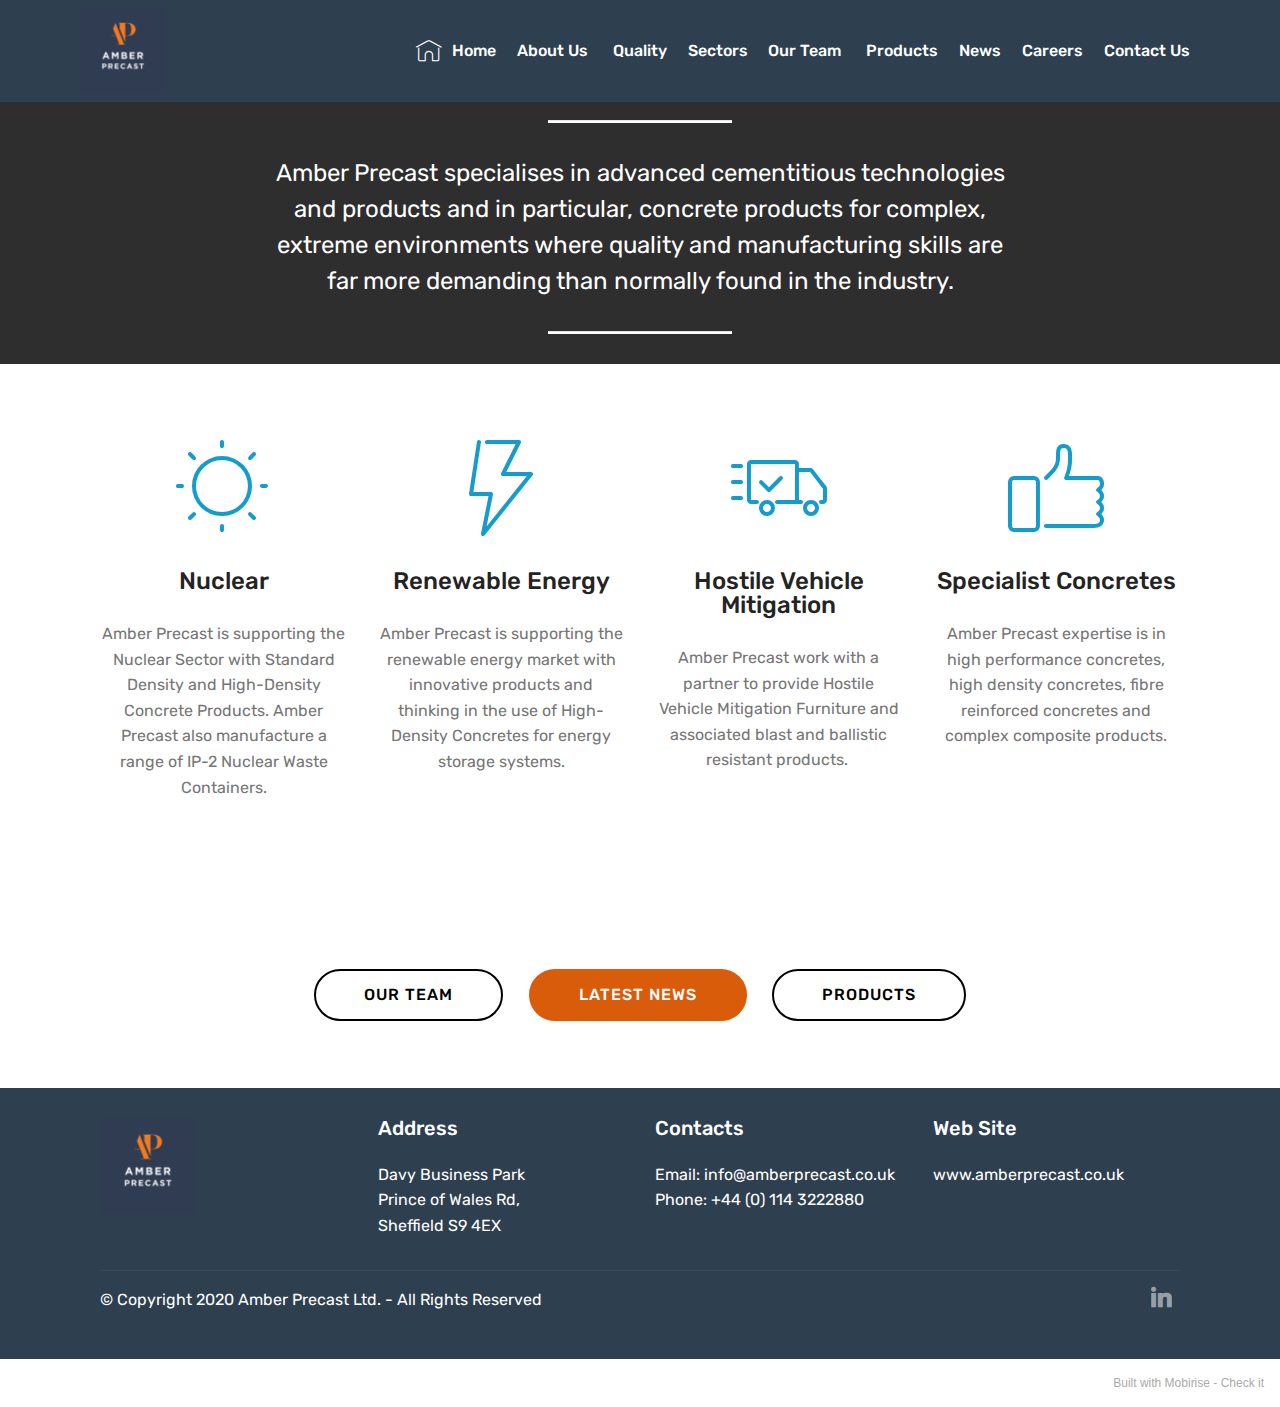
<file: page3.html>
<!DOCTYPE html>
<html  >
<head>
  <!-- Site made with Mobirise Website Builder v5.2.0, https://mobirise.com -->
  <meta charset="UTF-8">
  <meta http-equiv="X-UA-Compatible" content="IE=edge">
  <meta name="generator" content="Mobirise v5.2.0, mobirise.com">
  <meta name="viewport" content="width=device-width, initial-scale=1, minimum-scale=1">
  <link rel="shortcut icon" href="assets/images/apl-logo-2-no-group-174x174.png" type="image/x-icon">
  <meta name="description" content="Site Builder Description">
  
  
  <title>Sectors</title>
  <link rel="stylesheet" href="assets/web/assets/mobirise-icons/mobirise-icons.css">
  <link rel="stylesheet" href="assets/bootstrap/css/bootstrap.min.css">
  <link rel="stylesheet" href="assets/bootstrap/css/bootstrap-grid.min.css">
  <link rel="stylesheet" href="assets/bootstrap/css/bootstrap-reboot.min.css">
  <link rel="stylesheet" href="assets/tether/tether.min.css">
  <link rel="stylesheet" href="assets/dropdown/css/style.css">
  <link rel="stylesheet" href="assets/socicon/css/styles.css">
  <link rel="stylesheet" href="assets/theme/css/style.css">
  <link rel="preload" as="style" href="assets/mobirise/css/mbr-additional.css"><link rel="stylesheet" href="assets/mobirise/css/mbr-additional.css" type="text/css">
  
  
  
  
</head>
<body>
  
  <section class="menu cid-rN2h4ZeLfo" once="menu" id="menu1-n">

    

    <nav class="navbar navbar-expand beta-menu navbar-dropdown align-items-center navbar-toggleable-sm">
        <button class="navbar-toggler navbar-toggler-right" type="button" data-toggle="collapse" data-target="#navbarSupportedContent" aria-controls="navbarSupportedContent" aria-expanded="false" aria-label="Toggle navigation">
            <div class="hamburger">
                <span></span>
                <span></span>
                <span></span>
                <span></span>
            </div>
        </button>
        <div class="menu-logo">
            <div class="navbar-brand">
                <span class="navbar-logo">
                    
                         <img src="assets/images/apl-logo-2-no-group-174x174.png" alt="APL" title="Amber Precast" style="height: 5.4rem;">
                    
                </span>
                
            </div>
        </div>
        <div class="collapse navbar-collapse" id="navbarSupportedContent">
            <ul class="navbar-nav nav-dropdown nav-right" data-app-modern-menu="true"><li class="nav-item">
                    <a class="nav-link link text-white display-4" href="index.html">
                        <span class="mbri-home mbr-iconfont mbr-iconfont-btn"></span>Home</a>
                </li>
                <li class="nav-item">
                    <a class="nav-link link text-white display-4" href="page2.html">
                        About Us&nbsp;</a>
                </li><li class="nav-item"><a class="nav-link link text-white display-4" href="page5.html">Quality</a></li><li class="nav-item"><a class="nav-link link text-white display-4" href="page3.html">Sectors</a></li><li class="nav-item"><a class="nav-link link text-white display-4" href="page8.html" aria-expanded="false">Our Team&nbsp;</a></li><li class="nav-item"><a class="nav-link link text-white display-4" href="page4.html">Products</a></li><li class="nav-item"><a class="nav-link link text-white display-4" href="page7.html">News</a></li><li class="nav-item"><a class="nav-link link text-white display-4" href="page12.html">Careers</a></li><li class="nav-item"><a class="nav-link link text-white display-4" href="page6.html">Contact Us</a></li></ul>
            
        </div>
    </nav>
</section>

<section class="mbr-section article content10 cid-rN6bx08uXt" id="content10-14">
    
     

    <div class="container">
        <div class="inner-container" style="width: 66%;">
            <hr class="line" style="width: 25%;">
            <div class="section-text align-center mbr-white mbr-fonts-style display-5">
                    Amber Precast specialises in advanced cementitious technologies and products and in particular, concrete products for complex, extreme environments where quality and manufacturing skills are far more demanding than normally found in the industry.</div>
            <hr class="line" style="width: 25%;">
        </div>
    </div>
</section>

<section class="features1 cid-rN6bvtq1GO" id="features1-13">
    
    

    
    <div class="container">
        <div class="media-container-row">

            <div class="card p-3 col-12 col-md-6 col-lg-3">
                <div class="card-img pb-3">
                    <span class="mbr-iconfont mbri-sun"></span>
                </div>
                <div class="card-box">
                    <h4 class="card-title py-3 mbr-fonts-style display-5">
                        Nuclear</h4>
                    <p class="mbr-text mbr-fonts-style display-7">
                        Amber Precast is supporting the Nuclear Sector with Standard Density and High-Density Concrete Products. Amber Precast also manufacture a range of IP-2 Nuclear Waste Containers.<br><br></p>
                </div>
            </div>

            <div class="card p-3 col-12 col-md-6 col-lg-3">
                <div class="card-img pb-3">
                    <a href="page2.html"><span class="mbr-iconfont mbri-speed"></span></a>
                </div>
                <div class="card-box">
                    <h4 class="card-title py-3 mbr-fonts-style display-5">
                        Renewable Energy</h4>
                    <p class="mbr-text mbr-fonts-style display-7">
                        Amber Precast is supporting the renewable energy market with innovative products and thinking in the use of High-Density Concretes for energy storage systems.</p>
                </div>
            </div>

            <div class="card p-3 col-12 col-md-6 col-lg-3">
                <div class="card-img pb-3">
                    <a href="index.html"><span class="mbr-iconfont mbri-delivery"></span></a>
                </div>
                <div class="card-box">
                    <h4 class="card-title py-3 mbr-fonts-style display-5">
                        Hostile Vehicle Mitigation</h4>
                    <p class="mbr-text mbr-fonts-style display-7">Amber Precast work with a partner to provide Hostile Vehicle Mitigation Furniture and associated blast and ballistic resistant products.&nbsp;</p>
                </div>
            </div>

            <div class="card p-3 col-12 col-md-6 col-lg-3">
                <div class="card-img pb-3">
                    <span class="mbr-iconfont mbri-like"></span>
                </div>
                <div class="card-box">
                    <h4 class="card-title py-3 mbr-fonts-style display-5">
                        Specialist Concretes</h4>
                    <p class="mbr-text mbr-fonts-style display-7">Amber Precast expertise is in high performance concretes, high density concretes, fibre reinforced concretes and complex composite products.
                    </p>
                </div>
            </div>

        </div>

    </div>

</section>

<section class="mbr-section content8 cid-rNy0vJHXjY" id="content8-1a">

    

    <div class="container">
        <div class="media-container-row title">
            <div class="col-12 col-md-8">
                <div class="mbr-section-btn align-center"><a class="btn btn-black-outline display-4" href="page8.html">OUR TEAM</a> <a class="btn btn-primary display-4" href="page7.html">LATEST NEWS</a> <a class="btn btn-black-outline display-4" href="page4.html">PRODUCTS</a></div>
            </div>
        </div>
    </div>
</section>

<section class="cid-s5Ec55LueD" id="footer1-2p">

    

    

    <div class="container">
        <div class="media-container-row content text-white">
            <div class="col-12 col-md-3">
                <div class="media-wrap">
                    <a href="page6.html">
                        <img src="assets/images/apl-logo-2-no-group-194x194.png" alt="Mobirise" title="">
                    </a>
                </div>
            </div>
            <div class="col-12 col-md-3 mbr-fonts-style display-7">
                <h5 class="pb-3">
                    Address
                </h5>
                <p class="mbr-text">Davy Business Park<br>Prince of Wales Rd, <br>Sheffield S9 4EX</p>
            </div>
            <div class="col-12 col-md-3 mbr-fonts-style display-7">
                <h5 class="pb-3">
                    Contacts
                </h5>
                <p class="mbr-text">
                    Email: info@amberprecast.co.uk&nbsp;<br>Phone: +44 (0) 114 3222880&nbsp;<br><br></p>
            </div>
            <div class="col-12 col-md-3 mbr-fonts-style display-7">
                <h5 class="pb-3">Web Site</h5>
                <p class="mbr-text">www.amberprecast.co.uk</p>
            </div>
        </div>
        <div class="footer-lower">
            <div class="media-container-row">
                <div class="col-sm-12">
                    <hr>
                </div>
            </div>
            <div class="media-container-row mbr-white">
                <div class="col-sm-6 copyright">
                    <p class="mbr-text mbr-fonts-style display-7">
                        © Copyright 2020 Amber Precast Ltd. - All Rights Reserved
                    </p>
                </div>
                <div class="col-md-6">
                    <div class="social-list align-right">
                        <div class="soc-item">
                            <a href="https://www.linkedin.com/company/amber-precast-ltd" target="_blank">
                                <span class="mbr-iconfont mbr-iconfont-social socicon-linkedin socicon"></span>
                            </a>
                        </div>
                        
                        
                        
                        
                        
                    </div>
                </div>
            </div>
        </div>
    </div>
</section><section style="background-color: #fff; font-family: -apple-system, BlinkMacSystemFont, 'Segoe UI', 'Roboto', 'Helvetica Neue', Arial, sans-serif; color:#aaa; font-size:12px; padding: 0; align-items: center; display: flex;"><a href="https://mobirise.site/o" style="flex: 1 1; height: 3rem; padding-left: 1rem;"></a><p style="flex: 0 0 auto; margin:0; padding-right:1rem;">Built with Mobirise - <a href="https://mobirise.site/m" style="color:#aaa;">Check it</a></p></section><script src="assets/web/assets/jquery/jquery.min.js"></script>  <script src="assets/popper/popper.min.js"></script>  <script src="assets/bootstrap/js/bootstrap.min.js"></script>  <script src="assets/tether/tether.min.js"></script>  <script src="assets/smoothscroll/smooth-scroll.js"></script>  <script src="assets/dropdown/js/nav-dropdown.js"></script>  <script src="assets/dropdown/js/navbar-dropdown.js"></script>  <script src="assets/touchswipe/jquery.touch-swipe.min.js"></script>  <script src="assets/theme/js/script.js"></script>  
  
  
</body>
</html>
</file>
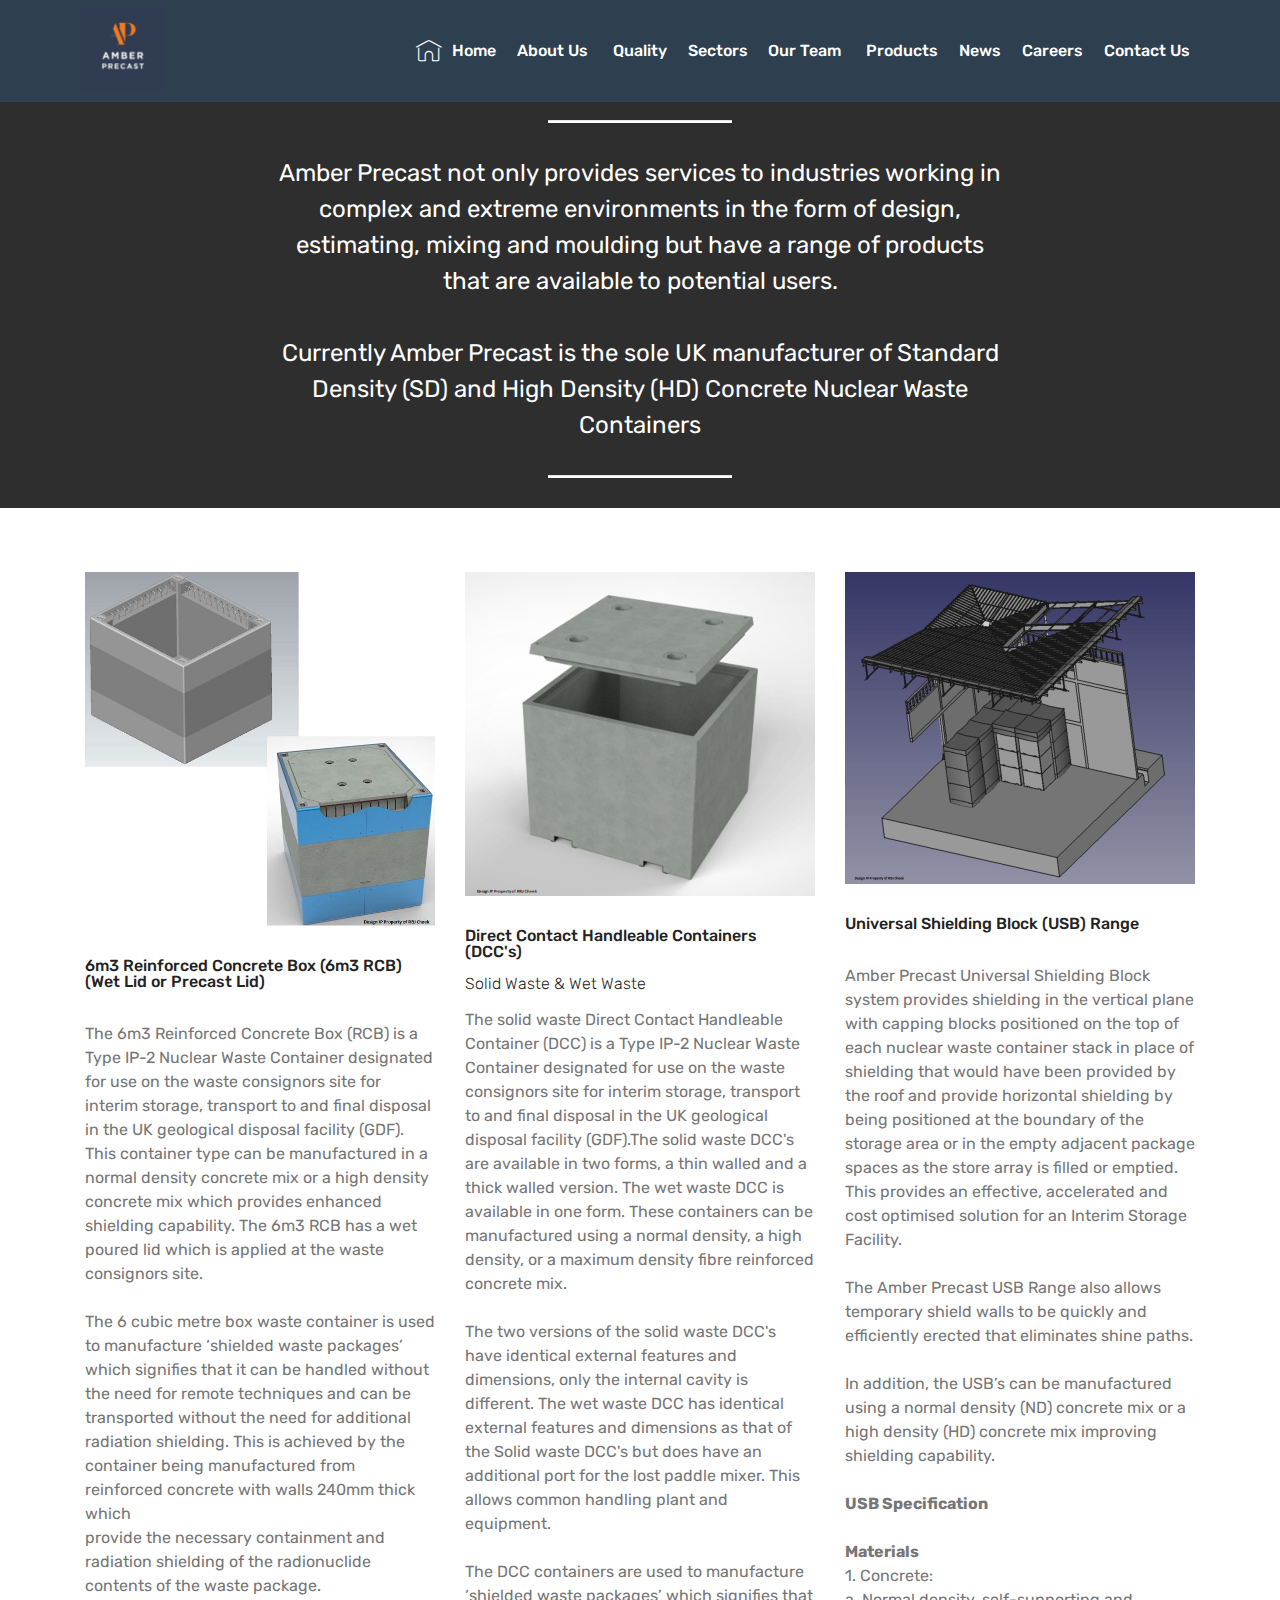
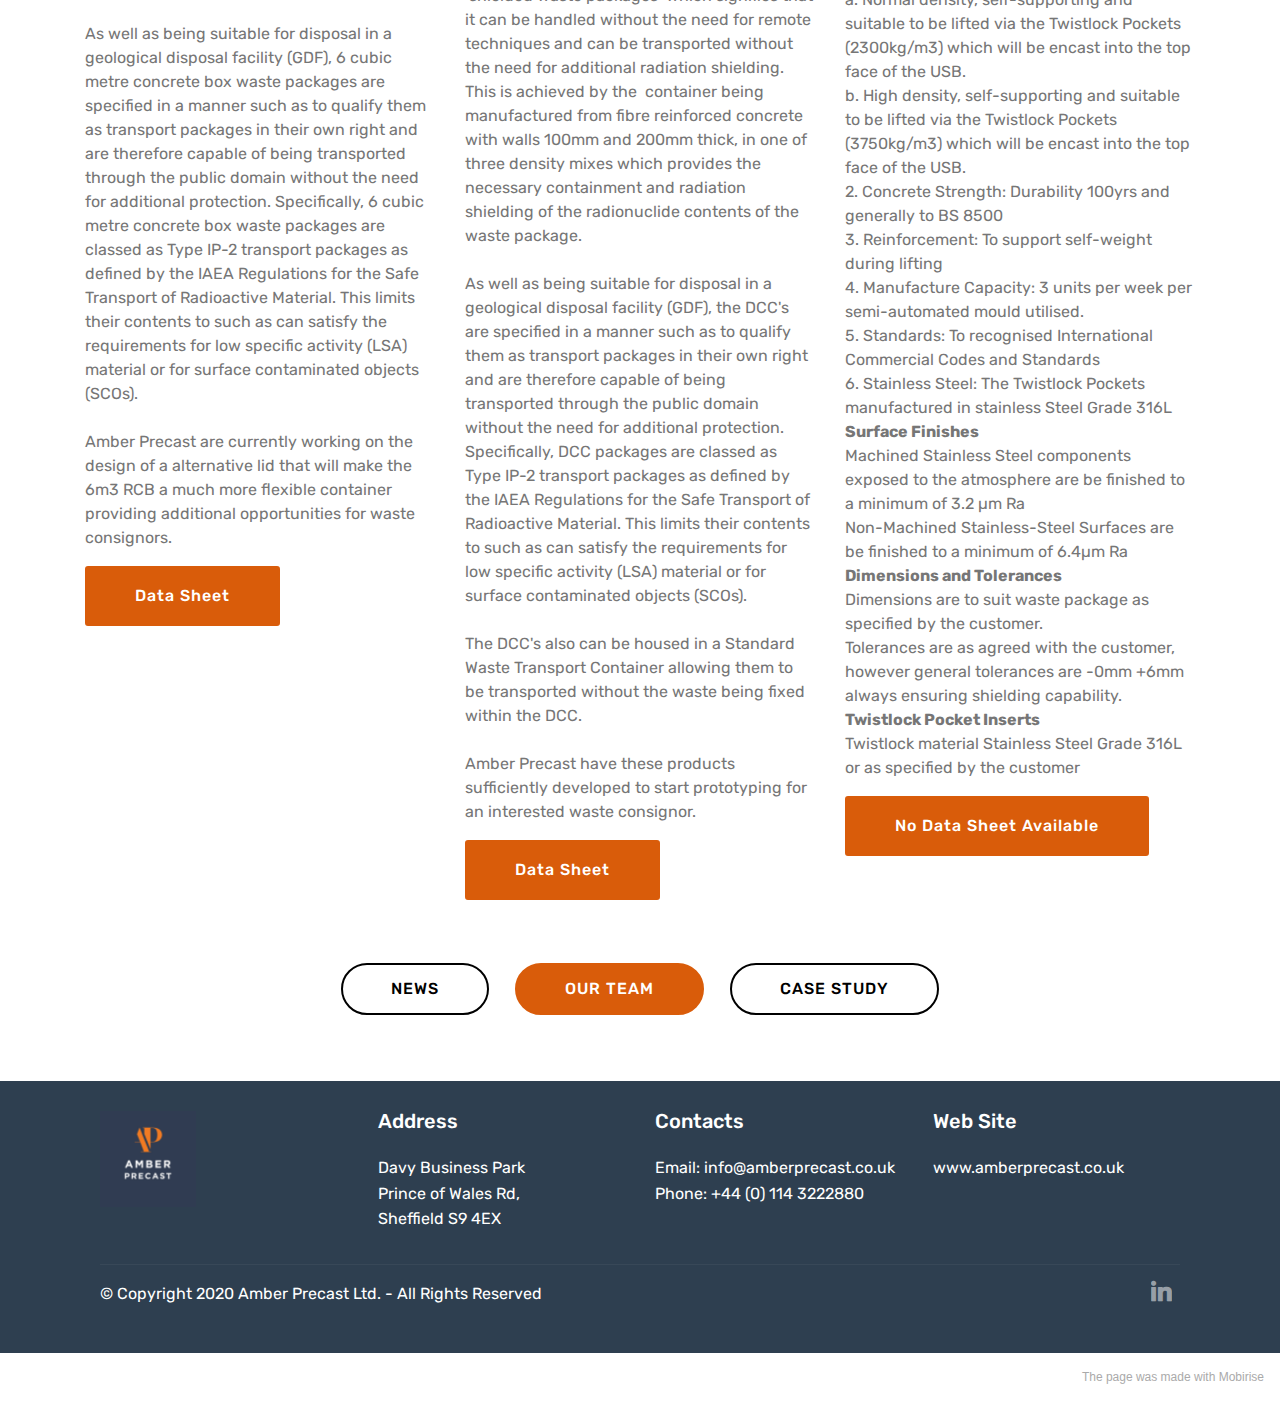
<file: page4.html>
<!DOCTYPE html>
<html  >
<head>
  <!-- Site made with Mobirise Website Builder v5.2.0, https://mobirise.com -->
  <meta charset="UTF-8">
  <meta http-equiv="X-UA-Compatible" content="IE=edge">
  <meta name="generator" content="Mobirise v5.2.0, mobirise.com">
  <meta name="viewport" content="width=device-width, initial-scale=1, minimum-scale=1">
  <link rel="shortcut icon" href="assets/images/apl-logo-2-no-group-174x174.png" type="image/x-icon">
  <meta name="description" content="Website Builder Description">
  
  
  <title>Products</title>
  <link rel="stylesheet" href="assets/web/assets/mobirise-icons/mobirise-icons.css">
  <link rel="stylesheet" href="assets/bootstrap/css/bootstrap.min.css">
  <link rel="stylesheet" href="assets/bootstrap/css/bootstrap-grid.min.css">
  <link rel="stylesheet" href="assets/bootstrap/css/bootstrap-reboot.min.css">
  <link rel="stylesheet" href="assets/tether/tether.min.css">
  <link rel="stylesheet" href="assets/dropdown/css/style.css">
  <link rel="stylesheet" href="assets/socicon/css/styles.css">
  <link rel="stylesheet" href="assets/theme/css/style.css">
  <link rel="preload" as="style" href="assets/mobirise/css/mbr-additional.css"><link rel="stylesheet" href="assets/mobirise/css/mbr-additional.css" type="text/css">
  
  
  
  
</head>
<body>
  
  <section class="menu cid-rN2h20DIxT" once="menu" id="menu1-m">

    

    <nav class="navbar navbar-expand beta-menu navbar-dropdown align-items-center navbar-toggleable-sm">
        <button class="navbar-toggler navbar-toggler-right" type="button" data-toggle="collapse" data-target="#navbarSupportedContent" aria-controls="navbarSupportedContent" aria-expanded="false" aria-label="Toggle navigation">
            <div class="hamburger">
                <span></span>
                <span></span>
                <span></span>
                <span></span>
            </div>
        </button>
        <div class="menu-logo">
            <div class="navbar-brand">
                <span class="navbar-logo">
                    
                         <img src="assets/images/apl-logo-2-no-group-174x174.png" alt="APL" title="Amber Precast" style="height: 5.4rem;">
                    
                </span>
                
            </div>
        </div>
        <div class="collapse navbar-collapse" id="navbarSupportedContent">
            <ul class="navbar-nav nav-dropdown nav-right" data-app-modern-menu="true"><li class="nav-item">
                    <a class="nav-link link text-white display-4" href="index.html">
                        <span class="mbri-home mbr-iconfont mbr-iconfont-btn"></span>Home</a>
                </li>
                <li class="nav-item">
                    <a class="nav-link link text-white display-4" href="page2.html">
                        About Us&nbsp;</a>
                </li><li class="nav-item"><a class="nav-link link text-white display-4" href="page5.html">Quality</a></li><li class="nav-item"><a class="nav-link link text-white display-4" href="page3.html">Sectors</a></li><li class="nav-item"><a class="nav-link link text-white display-4" href="page8.html" aria-expanded="false">Our Team&nbsp;</a></li><li class="nav-item"><a class="nav-link link text-white display-4" href="page4.html">Products</a></li><li class="nav-item"><a class="nav-link link text-white display-4" href="page7.html">News</a></li><li class="nav-item"><a class="nav-link link text-white display-4" href="page12.html">Careers</a></li><li class="nav-item"><a class="nav-link link text-white display-4" href="page6.html">Contact Us</a></li></ul>
            
        </div>
    </nav>
</section>

<section class="mbr-section article content10 cid-rN5pvfLGCS" id="content10-w">
    
     

    <div class="container">
        <div class="inner-container" style="width: 66%;">
            <hr class="line" style="width: 25%;">
            <div class="section-text align-center mbr-white mbr-fonts-style display-5">Amber Precast not only provides services to industries working in complex and extreme environments in the form of design, estimating, mixing and moulding but have a range of products that are available to potential users.<br><br>Currently Amber Precast is the sole UK manufacturer of Standard Density (SD) and High Density (HD) Concrete Nuclear Waste Containers</div>
            <hr class="line" style="width: 25%;">
        </div>
    </div>
</section>

<section class="features19 cid-rN5p8cytkk" id="features19-v">
    
    
    <div class="container">
        <div class="row">
            <div class="item features-image col-lg-4 col-md-6 col-sm-12">
                <div class="item-wrapper">
                    <div class="item-img card-img">
                        <img src="assets/images/6m3-rcb-wet-and-precast-jc-688x696.jpg" alt="" title="">
                    </div>
                    <div class="item-content">
                        <h4 class="item-title mbr-fonts-style pb-3 display-7">6m3 Reinforced Concrete Box (6m3 RCB) (Wet Lid or Precast Lid)</h4>
                        <h5 class="item-subtitle mbr-fonts-style pb-3 display-4"></h5>
                        <p class="item-text display-7">The 6m3 Reinforced Concrete Box (RCB) is a Type IP-2 Nuclear Waste Container designated for use on the waste consignors site for interim storage, transport to and final disposal in the UK geological disposal facility (GDF). This container type can be manufactured in a normal density concrete mix or a high density concrete mix which provides enhanced shielding capability. The 6m3 RCB has a wet poured lid which is applied at the waste consignors site.<br><br>The 6 cubic metre box waste container is used to manufacture ‘shielded waste packages’
<br>which signifies that it can be handled without the need for remote techniques and can be
<br>transported without the need for additional radiation shielding. This is achieved by the
<br>container being manufactured from reinforced concrete with walls 240mm thick which
<br>provide the necessary containment and radiation shielding of the radionuclide contents of the waste package.
<br><br>As well as being suitable for disposal in a geological
disposal facility (GDF), 6 cubic metre concrete box waste
packages are specified in a manner such as to qualify them as transport packages in their
own right and are therefore capable of being transported through the public domain without
the need for additional protection. Specifically, 6 cubic metre concrete box waste packages
are classed as Type IP-2 transport packages as defined by the IAEA Regulations for the
Safe Transport of Radioactive Material. This limits their contents to such as can satisfy
the requirements for low specific activity (LSA) material or for surface contaminated objects
(SCOs).&nbsp;<br><br>Amber Precast are currently working on the design of a alternative lid that will make the 6m3 RCB a much more flexible container providing additional opportunities for waste consignors.</p>
                    </div>
                    <div class="item-footer pb-2"><a href="assets/files/WPS_360_02--6-cubic-metre-concrete-box-waste-packages.pdf" class="btn btn-primary item-btn display-7" target="_blank">Data Sheet</a></div>
                </div>
            </div>
            
            <div class="item features-image col-lg-4 col-md-6 col-sm-12">
                <div class="item-wrapper">
                    <div class="item-img card-img">
                        <img src="assets/images/dcc-solid-jc-411x381.png" alt="" title="" data-slide-to="1">
                    </div>
                    <div class="item-content">
                        <h4 class="item-title mbr-fonts-style pb-3 display-7">Direct Contact Handleable Containers (DCC's)</h4>
                        <h5 class="item-subtitle mbr-fonts-style pb-3 display-4">Solid Waste &amp; Wet Waste&nbsp;</h5>
                        <p class="item-text display-7">The solid waste Direct Contact Handleable Container (DCC) is a Type IP-2 Nuclear Waste Container designated for use on the waste consignors site for interim storage, transport to and final disposal in the UK geological disposal facility (GDF).The solid waste DCC's are available in two forms, a thin walled and a thick walled version. The wet waste DCC is available in one form. These containers can be manufactured using a normal density, a high density, or a maximum density fibre reinforced concrete mix.&nbsp;<br><br>The two versions of the solid waste DCC's have identical external features and dimensions, only the internal cavity is different. The wet waste DCC has identical external features and dimensions as that of the Solid waste DCC's but does have an additional port for the lost paddle mixer. This allows common handling plant and equipment.<br><br>The DCC containers are used to manufacture ‘shielded waste packages’ which signifies that it can be handled without the need for remote techniques and can be&nbsp;transported without the need for additional radiation shielding. This is achieved by the&nbsp; container being manufactured from fibre reinforced concrete with walls 100mm and 200mm thick, in one of three density mixes which provides the necessary containment and radiation shielding of the radionuclide contents of the waste package. 
<br>
<br>As well as being suitable for disposal in a geological disposal facility (GDF), the DCC's are specified in a manner such as to qualify them as transport packages in their own right and are therefore capable of being transported through the public domain without the need for additional protection. Specifically, DCC packages are classed as Type IP-2 transport packages as defined by the IAEA Regulations for the Safe Transport of Radioactive Material. This limits their contents to such as can satisfy the requirements for low specific activity (LSA) material or for surface contaminated objects (SCOs).<br><br>The DCC's also can be housed in a Standard Waste Transport Container allowing them to be transported without the waste being fixed within the DCC.<br><br>Amber Precast have these products sufficiently developed to start prototyping for an interested waste consignor.</p>
                    </div>
                    <div class="item-footer pb-2"><a href="page10.html" class="btn btn-primary item-btn display-7" target="_blank">Data Sheet</a></div>
                </div>
            </div><div class="item features-image col-lg-4 col-md-6 col-sm-12">
                <div class="item-wrapper">
                    <div class="item-img card-img">
                        <img src="assets/images/store-blocks-jc-700x624.png" alt="" title="" data-slide-to="2">
                    </div>
                    <div class="item-content">
                        <h4 class="item-title mbr-fonts-style pb-3 display-7">Universal Shielding Block (USB) Range</h4>
                        <h5 class="item-subtitle mbr-fonts-style pb-3 display-4"></h5>
                        <p class="item-text display-7">Amber Precast Universal Shielding Block system provides shielding in the vertical plane with capping blocks positioned on the top of each nuclear waste container stack in place of shielding that would have been provided by the roof and provide horizontal shielding by being positioned at the boundary of the storage area or in the empty adjacent package spaces as the store array is filled or emptied. This provides an effective, accelerated and cost optimised solution for an Interim Storage Facility.
<br><br>The Amber Precast USB Range also allows temporary shield walls to be quickly and efficiently erected that eliminates shine paths. <br><br>In addition, the USB’s can be manufactured using a normal density (ND) concrete mix or a high density (HD) concrete mix improving shielding capability.
<br><br><strong>USB Specification</strong> 
<br><br><strong>Materials 
</strong><br>1.	Concrete: 
<br>a.	Normal density, self-supporting and suitable to be lifted via the Twistlock Pockets (2300kg/m3) which will be encast into the top face of the USB. 
<br>b.	High density, self-supporting and suitable to be lifted via the Twistlock Pockets (3750kg/m3) which will be encast into the top face of the USB.
<br>2.	Concrete Strength:	Durability 100yrs and generally to BS 8500 
<br>3.	Reinforcement:		To support self-weight during lifting 
<br>4.	Manufacture Capacity:	3 units per week per semi-automated mould utilised. 
<br>5.	Standards:		To recognised International Commercial Codes and Standards 
<br>6.	Stainless Steel:		The Twistlock Pockets manufactured in stainless Steel Grade 316L
<br><strong>Surface Finishes 
</strong><br>Machined Stainless Steel components exposed to the atmosphere are be finished to a minimum of 3.2 µm Ra
<br>Non-Machined Stainless-Steel Surfaces are be finished to a minimum of 6.4µm Ra 
<br><strong>Dimensions and Tolerances</strong> 
<br>Dimensions are to suit waste package as specified by the customer.
<br>Tolerances are as agreed with the customer, however general tolerances are -0mm +6mm always ensuring shielding capability.
<br><strong>Twistlock Pocket Inserts 
</strong><br>Twistlock material Stainless Steel Grade 316L or as specified by the customer&nbsp;<br></p>
                    </div>
                    <div class="item-footer pb-2"><a href="page4.html" class="btn btn-primary item-btn display-7" target="_blank">No Data Sheet Available</a></div>
                </div>
            </div>
        </div>
    </div>
</section>

<section class="mbr-section content8 cid-rPKlWtrfGZ" id="content8-26">

    

    <div class="container">
        <div class="media-container-row title">
            <div class="col-12 col-md-8">
                <div class="mbr-section-btn align-center"><a class="btn btn-black-outline display-4" href="page7.html">NEWS</a> <a class="btn btn-primary display-4" href="page8.html">OUR TEAM</a>
                    <a class="btn btn-black-outline display-4" href="page9.html">CASE STUDY</a></div>
            </div>
        </div>
    </div>
</section>

<section class="cid-s5EduGu1T4" id="footer1-2r">

    

    

    <div class="container">
        <div class="media-container-row content text-white">
            <div class="col-12 col-md-3">
                <div class="media-wrap">
                    <a href="page6.html">
                        <img src="assets/images/apl-logo-2-no-group-194x194.png" alt="Mobirise" title="">
                    </a>
                </div>
            </div>
            <div class="col-12 col-md-3 mbr-fonts-style display-7">
                <h5 class="pb-3">
                    Address
                </h5>
                <p class="mbr-text">Davy Business Park<br>Prince of Wales Rd, <br>Sheffield S9 4EX</p>
            </div>
            <div class="col-12 col-md-3 mbr-fonts-style display-7">
                <h5 class="pb-3">
                    Contacts
                </h5>
                <p class="mbr-text">
                    Email: info@amberprecast.co.uk&nbsp;<br>Phone: +44 (0) 114 3222880&nbsp;<br><br></p>
            </div>
            <div class="col-12 col-md-3 mbr-fonts-style display-7">
                <h5 class="pb-3">Web Site</h5>
                <p class="mbr-text">www.amberprecast.co.uk</p>
            </div>
        </div>
        <div class="footer-lower">
            <div class="media-container-row">
                <div class="col-sm-12">
                    <hr>
                </div>
            </div>
            <div class="media-container-row mbr-white">
                <div class="col-sm-6 copyright">
                    <p class="mbr-text mbr-fonts-style display-7">
                        © Copyright 2020 Amber Precast Ltd. - All Rights Reserved
                    </p>
                </div>
                <div class="col-md-6">
                    <div class="social-list align-right">
                        <div class="soc-item">
                            <a href="https://www.linkedin.com/company/amber-precast-ltd" target="_blank">
                                <span class="mbr-iconfont mbr-iconfont-social socicon-linkedin socicon"></span>
                            </a>
                        </div>
                        
                        
                        
                        
                        
                    </div>
                </div>
            </div>
        </div>
    </div>
</section><section style="background-color: #fff; font-family: -apple-system, BlinkMacSystemFont, 'Segoe UI', 'Roboto', 'Helvetica Neue', Arial, sans-serif; color:#aaa; font-size:12px; padding: 0; align-items: center; display: flex;"><a href="https://mobirise.site/a" style="flex: 1 1; height: 3rem; padding-left: 1rem;"></a><p style="flex: 0 0 auto; margin:0; padding-right:1rem;">The <a href="https://mobirise.site/e" style="color:#aaa;">page</a> was made with Mobirise</p></section><script src="assets/web/assets/jquery/jquery.min.js"></script>  <script src="assets/popper/popper.min.js"></script>  <script src="assets/bootstrap/js/bootstrap.min.js"></script>  <script src="assets/tether/tether.min.js"></script>  <script src="assets/smoothscroll/smooth-scroll.js"></script>  <script src="assets/dropdown/js/nav-dropdown.js"></script>  <script src="assets/dropdown/js/navbar-dropdown.js"></script>  <script src="assets/touchswipe/jquery.touch-swipe.min.js"></script>  <script src="assets/theme/js/script.js"></script>  
  
  
</body>
</html>
</file>
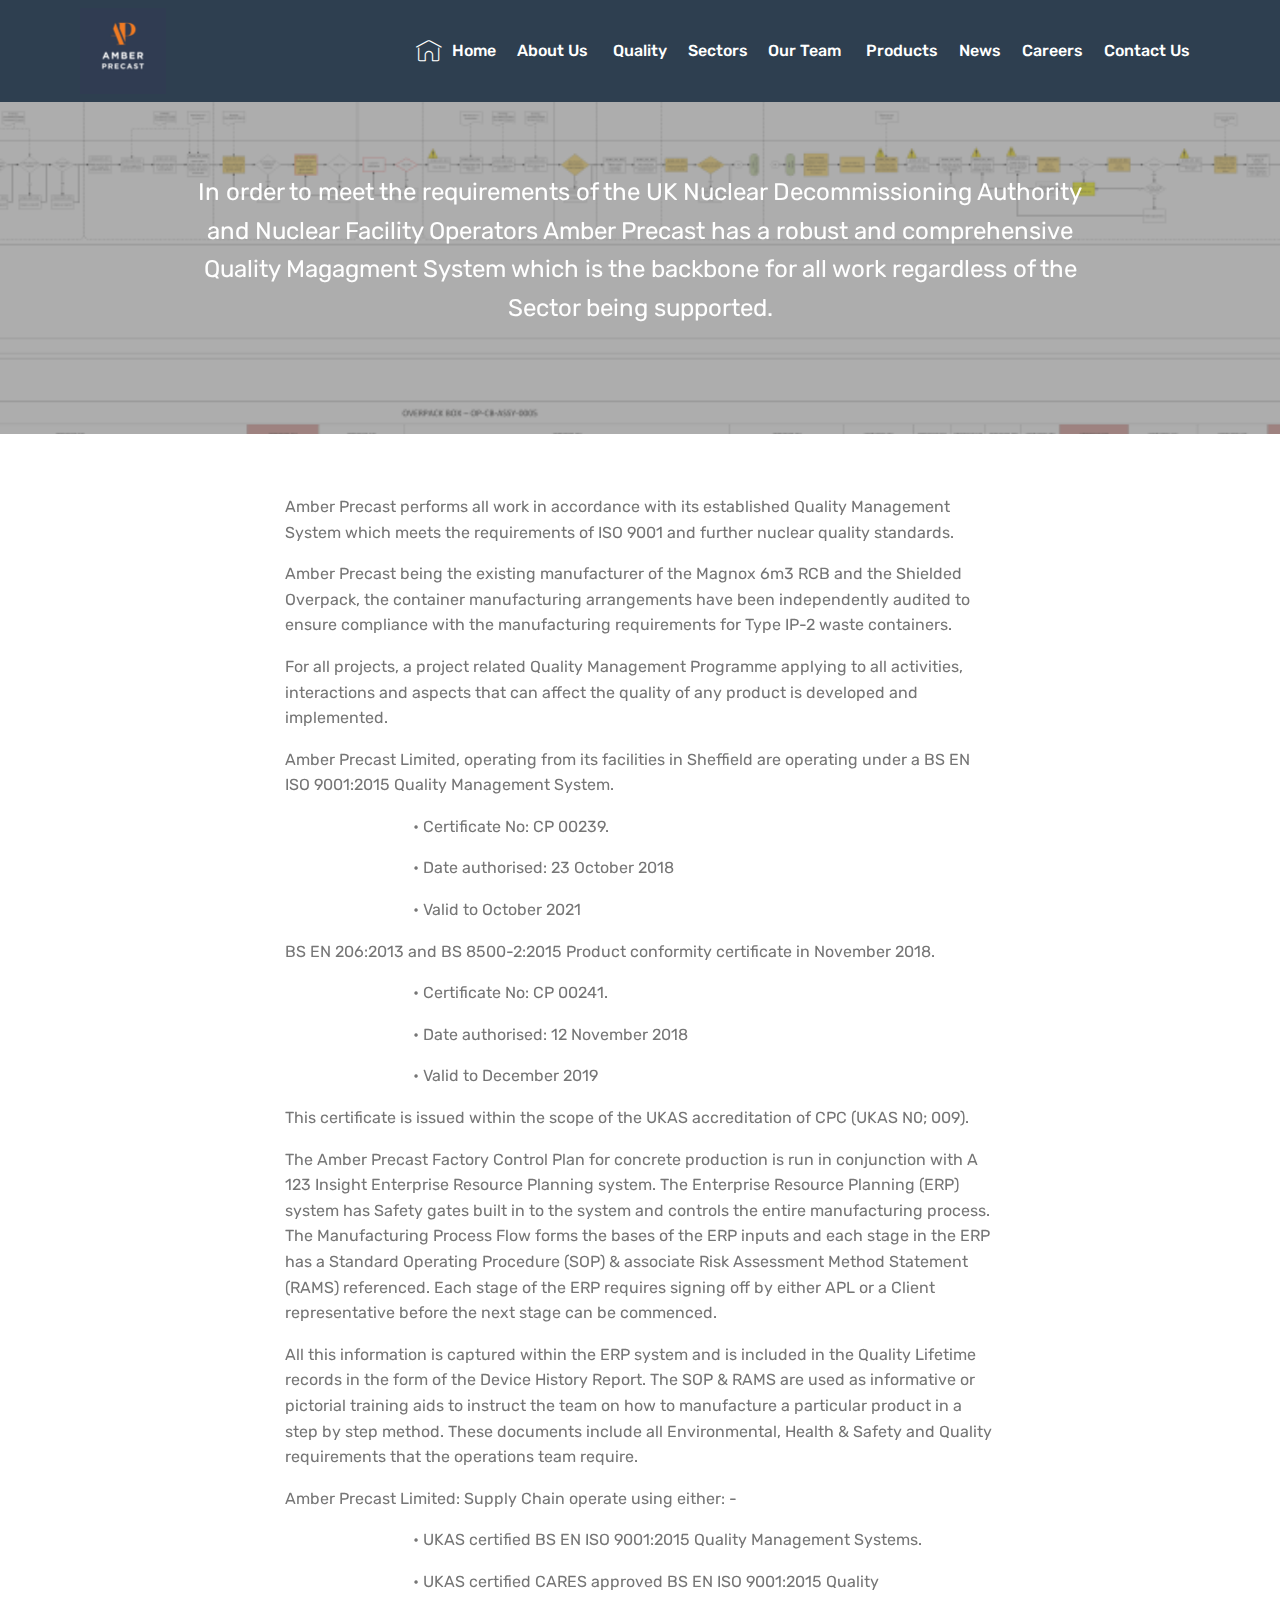
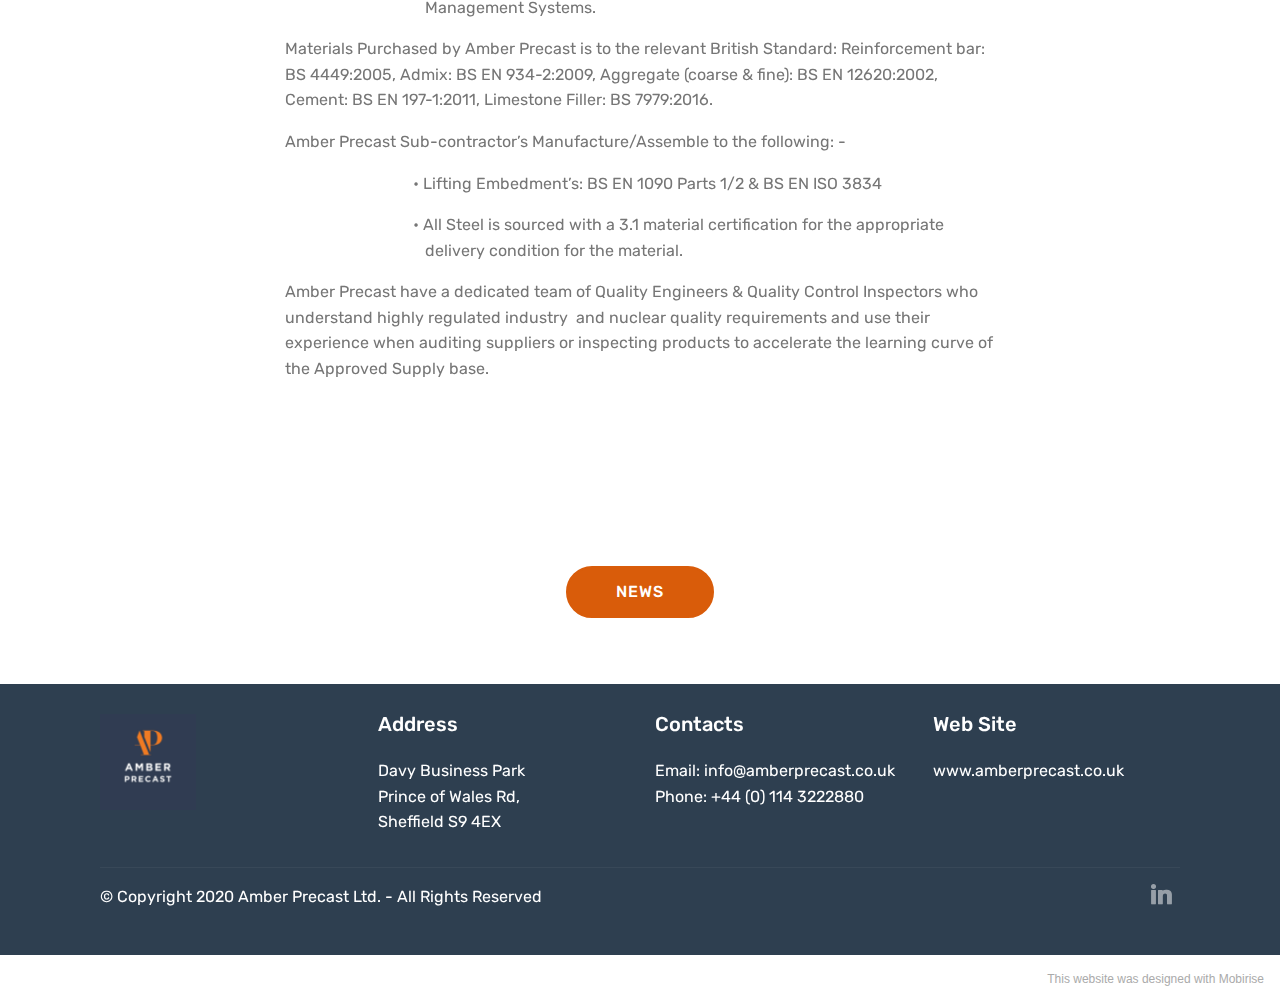
<file: page5.html>
<!DOCTYPE html>
<html  >
<head>
  <!-- Site made with Mobirise Website Builder v5.2.0, https://mobirise.com -->
  <meta charset="UTF-8">
  <meta http-equiv="X-UA-Compatible" content="IE=edge">
  <meta name="generator" content="Mobirise v5.2.0, mobirise.com">
  <meta name="viewport" content="width=device-width, initial-scale=1, minimum-scale=1">
  <link rel="shortcut icon" href="assets/images/apl-logo-2-no-group-174x174.png" type="image/x-icon">
  <meta name="description" content="Site Creator Description">
  
  
  <title>Quality</title>
  <link rel="stylesheet" href="assets/web/assets/mobirise-icons/mobirise-icons.css">
  <link rel="stylesheet" href="assets/bootstrap/css/bootstrap.min.css">
  <link rel="stylesheet" href="assets/bootstrap/css/bootstrap-grid.min.css">
  <link rel="stylesheet" href="assets/bootstrap/css/bootstrap-reboot.min.css">
  <link rel="stylesheet" href="assets/tether/tether.min.css">
  <link rel="stylesheet" href="assets/dropdown/css/style.css">
  <link rel="stylesheet" href="assets/socicon/css/styles.css">
  <link rel="stylesheet" href="assets/theme/css/style.css">
  <link rel="preload" as="style" href="assets/mobirise/css/mbr-additional.css"><link rel="stylesheet" href="assets/mobirise/css/mbr-additional.css" type="text/css">
  
  
  
  
</head>
<body>
  
  <section class="menu cid-rN2h8TF7SY" once="menu" id="menu1-o">

    

    <nav class="navbar navbar-expand beta-menu navbar-dropdown align-items-center navbar-toggleable-sm">
        <button class="navbar-toggler navbar-toggler-right" type="button" data-toggle="collapse" data-target="#navbarSupportedContent" aria-controls="navbarSupportedContent" aria-expanded="false" aria-label="Toggle navigation">
            <div class="hamburger">
                <span></span>
                <span></span>
                <span></span>
                <span></span>
            </div>
        </button>
        <div class="menu-logo">
            <div class="navbar-brand">
                <span class="navbar-logo">
                    
                         <img src="assets/images/apl-logo-2-no-group-174x174.png" alt="APL" title="Amber Precast" style="height: 5.4rem;">
                    
                </span>
                
            </div>
        </div>
        <div class="collapse navbar-collapse" id="navbarSupportedContent">
            <ul class="navbar-nav nav-dropdown nav-right" data-app-modern-menu="true"><li class="nav-item">
                    <a class="nav-link link text-white display-4" href="index.html">
                        <span class="mbri-home mbr-iconfont mbr-iconfont-btn"></span>Home</a>
                </li>
                <li class="nav-item">
                    <a class="nav-link link text-white display-4" href="page2.html">
                        About Us&nbsp;</a>
                </li><li class="nav-item"><a class="nav-link link text-white display-4" href="page5.html">Quality</a></li><li class="nav-item"><a class="nav-link link text-white display-4" href="page3.html">Sectors</a></li><li class="nav-item"><a class="nav-link link text-white display-4" href="page8.html" aria-expanded="false">Our Team&nbsp;</a></li><li class="nav-item"><a class="nav-link link text-white display-4" href="page4.html">Products</a></li><li class="nav-item"><a class="nav-link link text-white display-4" href="page7.html">News</a></li><li class="nav-item"><a class="nav-link link text-white display-4" href="page12.html">Careers</a></li><li class="nav-item"><a class="nav-link link text-white display-4" href="page6.html">Contact Us</a></li></ul>
            
        </div>
    </nav>
</section>

<section class="header1 cid-rYee6E2eeX mbr-parallax-background" id="header1-2i">

    

    <div class="mbr-overlay" style="opacity: 0.6; background-color: rgb(118, 118, 118);">
    </div>

    <div class="container">
        <div class="row justify-content-md-center">
            <div class="mbr-white col-md-10">
                
                
                <p class="mbr-text align-center pb-3 mbr-fonts-style display-5">
                    <br>In order to meet the requirements of the UK Nuclear Decommissioning Authority and Nuclear Facility Operators Amber Precast has a robust and comprehensive Quality Magagment System which is the backbone for all work regardless of the Sector being supported.
                </p>
                
            </div>
        </div>
    </div>

</section>

<section class="mbr-section article content1 cid-rN6dE9Topu" id="content1-17">
    
     

    <div class="container">
        <div class="media-container-row">
            <div class="mbr-text col-12 mbr-fonts-style display-7 col-md-8"><p>Amber Precast performs all work in accordance with its established Quality Management System which meets the requirements of ISO 9001 and further nuclear quality standards. </p><p>Amber Precast being the existing manufacturer of the Magnox 6m3 RCB and the Shielded Overpack, the container manufacturing arrangements have been independently audited to ensure compliance with the manufacturing requirements for Type IP-2 waste containers.
</p><p>For all projects, a project related Quality Management Programme applying to all activities, interactions and aspects that can affect the quality of any product is developed and implemented.</p><p>Amber Precast Limited, operating from its facilities in Sheffield are operating under a BS EN ISO 9001:2015 Quality Management System.
</p><p>&nbsp;&nbsp;&nbsp;&nbsp;&nbsp;&nbsp;&nbsp;&nbsp;&nbsp;&nbsp;&nbsp;&nbsp;&nbsp;&nbsp;&nbsp;&nbsp;&nbsp;&nbsp;&nbsp;&nbsp;&nbsp;&nbsp;&nbsp;&nbsp;&nbsp;&nbsp;&nbsp;&nbsp;&nbsp;&nbsp;&nbsp;&nbsp;•	Certificate No: CP 00239.
</p><p>&nbsp;&nbsp;&nbsp;&nbsp;&nbsp;&nbsp;&nbsp;&nbsp;&nbsp;&nbsp;&nbsp;&nbsp;&nbsp;&nbsp;&nbsp;&nbsp;&nbsp;&nbsp;&nbsp;&nbsp;&nbsp;&nbsp;&nbsp;&nbsp;&nbsp;&nbsp;&nbsp;&nbsp;&nbsp;&nbsp;&nbsp;&nbsp;•	Date authorised: 23 October 2018
</p><p>&nbsp;&nbsp;&nbsp;&nbsp;&nbsp;&nbsp;&nbsp;&nbsp;&nbsp;&nbsp;&nbsp;&nbsp;&nbsp;&nbsp;&nbsp;&nbsp;&nbsp;&nbsp;&nbsp;&nbsp;&nbsp;&nbsp;&nbsp;&nbsp;&nbsp;&nbsp;&nbsp;&nbsp;&nbsp;&nbsp;&nbsp;&nbsp;•	Valid to October 2021
</p><p>BS EN 206:2013 and BS 8500-2:2015 Product conformity certificate in November 2018.
</p><p>&nbsp;&nbsp;&nbsp;&nbsp;&nbsp;&nbsp;&nbsp;&nbsp;&nbsp;&nbsp;&nbsp;&nbsp;&nbsp;&nbsp;&nbsp;&nbsp;&nbsp;&nbsp;&nbsp;&nbsp;&nbsp;&nbsp;&nbsp;&nbsp;&nbsp;&nbsp;&nbsp;&nbsp;&nbsp;&nbsp;&nbsp;&nbsp;•	Certificate No: CP 00241.
</p><p>&nbsp;&nbsp;&nbsp;&nbsp;&nbsp;&nbsp;&nbsp;&nbsp;&nbsp;&nbsp;&nbsp;&nbsp;&nbsp;&nbsp;&nbsp;&nbsp;&nbsp;&nbsp;&nbsp;&nbsp;&nbsp;&nbsp;&nbsp;&nbsp;&nbsp;&nbsp;&nbsp;&nbsp;&nbsp;&nbsp;&nbsp;&nbsp;•	Date authorised: 12 November 2018
</p><p>&nbsp;&nbsp;&nbsp;&nbsp;&nbsp;&nbsp;&nbsp;&nbsp;&nbsp;&nbsp;&nbsp;&nbsp;&nbsp;&nbsp;&nbsp;&nbsp;&nbsp;&nbsp;&nbsp;&nbsp;&nbsp;&nbsp;&nbsp;&nbsp;&nbsp;&nbsp;&nbsp;&nbsp;&nbsp;&nbsp;&nbsp;&nbsp;•	Valid to December 2019
</p><p>This certificate is issued within the scope of the UKAS accreditation of CPC (UKAS N0; 009).
</p><p>
</p><p>The Amber Precast Factory Control Plan for concrete production is run in conjunction with A 123 Insight Enterprise Resource Planning system. The Enterprise Resource Planning (ERP) system has Safety gates built in to the system and controls the entire manufacturing process. The Manufacturing Process Flow forms the bases of the ERP inputs and each stage in the ERP has a Standard Operating Procedure (SOP) &amp; associate Risk Assessment Method Statement (RAMS) referenced. Each stage of the ERP requires signing off by either APL or a Client representative before the next stage can be commenced. </p><p>All this information is captured within the ERP system and is included in the Quality Lifetime records in the form of the Device History Report. The SOP &amp; RAMS are used as informative or pictorial training aids to instruct the team on how to manufacture a particular product in a step by step method. These documents include all Environmental, Health &amp; Safety and Quality requirements that the operations team require.&nbsp;</p><p>Amber Precast Limited: Supply Chain operate using either: -
</p><p>&nbsp;&nbsp;&nbsp;&nbsp;&nbsp;&nbsp;&nbsp;&nbsp;&nbsp;&nbsp;&nbsp;&nbsp;&nbsp;&nbsp;&nbsp;&nbsp;&nbsp;&nbsp;&nbsp;&nbsp;&nbsp;&nbsp;&nbsp;&nbsp;&nbsp;&nbsp;&nbsp;&nbsp;&nbsp;&nbsp;&nbsp;&nbsp;•	UKAS certified BS EN ISO 9001:2015 Quality Management Systems.
</p><p>&nbsp;&nbsp;&nbsp;&nbsp;&nbsp;&nbsp;&nbsp;&nbsp;&nbsp;&nbsp;&nbsp;&nbsp;&nbsp;&nbsp;&nbsp;&nbsp;&nbsp;&nbsp;&nbsp;&nbsp;&nbsp;&nbsp;&nbsp;&nbsp;&nbsp;&nbsp;&nbsp;&nbsp;&nbsp;&nbsp;&nbsp;&nbsp;•	UKAS certified CARES approved BS EN ISO 9001:2015 Quality &nbsp;&nbsp;&nbsp;&nbsp;&nbsp;&nbsp;&nbsp;&nbsp;&nbsp;&nbsp;&nbsp;&nbsp;&nbsp;&nbsp;&nbsp;&nbsp;&nbsp;&nbsp;&nbsp;&nbsp;&nbsp;&nbsp;&nbsp;&nbsp;&nbsp;&nbsp;&nbsp;&nbsp;&nbsp;&nbsp;&nbsp;&nbsp;&nbsp;&nbsp;&nbsp;Management Systems.
</p><p>
</p><p>Materials Purchased by Amber Precast is to the relevant British Standard: Reinforcement bar: BS 4449:2005, Admix: BS EN 934-2:2009, Aggregate (coarse &amp; fine): BS EN 12620:2002, Cement: BS EN 197-1:2011, Limestone Filler: BS 7979:2016.
</p><p>
</p><p>Amber Precast Sub-contractor’s Manufacture/Assemble to the following: -
</p><p>&nbsp;&nbsp;&nbsp;&nbsp;&nbsp;&nbsp;&nbsp;&nbsp;&nbsp;&nbsp;&nbsp;&nbsp;&nbsp;&nbsp;&nbsp;&nbsp;&nbsp;&nbsp;&nbsp;&nbsp;&nbsp;&nbsp;&nbsp;&nbsp;&nbsp;&nbsp;&nbsp;&nbsp;&nbsp;&nbsp;&nbsp;&nbsp;•	Lifting Embedment’s: BS EN 1090 Parts 1/2 &amp; BS EN ISO 3834
</p><p>&nbsp;&nbsp;&nbsp;&nbsp;&nbsp;&nbsp;&nbsp;&nbsp;&nbsp;&nbsp;&nbsp;&nbsp;&nbsp;&nbsp;&nbsp;&nbsp;&nbsp;&nbsp;&nbsp;&nbsp;&nbsp;&nbsp;&nbsp;&nbsp;&nbsp;&nbsp;&nbsp;&nbsp;&nbsp;&nbsp;&nbsp;&nbsp;•	All Steel is sourced with a 3.1 material certification for the appropriate &nbsp;&nbsp;&nbsp;&nbsp;&nbsp;&nbsp;&nbsp;&nbsp;&nbsp;&nbsp;&nbsp;&nbsp;&nbsp;&nbsp;&nbsp;&nbsp;&nbsp;&nbsp;&nbsp;&nbsp;&nbsp;&nbsp;&nbsp;&nbsp;&nbsp;&nbsp;&nbsp;&nbsp;&nbsp;&nbsp;&nbsp;&nbsp;&nbsp;&nbsp;&nbsp;delivery condition for the material.
</p><p>
</p><p>Amber Precast have a dedicated team of Quality Engineers &amp; Quality Control Inspectors who understand highly regulated industry &nbsp;and nuclear quality requirements and use their experience when auditing suppliers or inspecting products to accelerate the learning curve of the Approved Supply base.
</p><p><strong><br></strong></p></div>
        </div>
    </div>
</section>

<section class="mbr-section content8 cid-rYd7ZDmpBf" id="content8-2f">

    

    <div class="container">
        <div class="media-container-row title">
            <div class="col-12 col-md-8">
                <div class="mbr-section-btn align-center"><a class="btn btn-primary display-4" href="page7.html">NEWS</a></div>
            </div>
        </div>
    </div>
</section>

<section class="cid-s5EbWfOLUF" id="footer1-2o">

    

    

    <div class="container">
        <div class="media-container-row content text-white">
            <div class="col-12 col-md-3">
                <div class="media-wrap">
                    <a href="page6.html">
                        <img src="assets/images/apl-logo-2-no-group-194x194.png" alt="Mobirise" title="">
                    </a>
                </div>
            </div>
            <div class="col-12 col-md-3 mbr-fonts-style display-7">
                <h5 class="pb-3">
                    Address
                </h5>
                <p class="mbr-text">Davy Business Park<br>Prince of Wales Rd, <br>Sheffield S9 4EX</p>
            </div>
            <div class="col-12 col-md-3 mbr-fonts-style display-7">
                <h5 class="pb-3">
                    Contacts
                </h5>
                <p class="mbr-text">
                    Email: info@amberprecast.co.uk&nbsp;<br>Phone: +44 (0) 114 3222880&nbsp;<br><br></p>
            </div>
            <div class="col-12 col-md-3 mbr-fonts-style display-7">
                <h5 class="pb-3">Web Site</h5>
                <p class="mbr-text">www.amberprecast.co.uk</p>
            </div>
        </div>
        <div class="footer-lower">
            <div class="media-container-row">
                <div class="col-sm-12">
                    <hr>
                </div>
            </div>
            <div class="media-container-row mbr-white">
                <div class="col-sm-6 copyright">
                    <p class="mbr-text mbr-fonts-style display-7">
                        © Copyright 2020 Amber Precast Ltd. - All Rights Reserved
                    </p>
                </div>
                <div class="col-md-6">
                    <div class="social-list align-right">
                        <div class="soc-item">
                            <a href="https://www.linkedin.com/company/amber-precast-ltd" target="_blank">
                                <span class="mbr-iconfont mbr-iconfont-social socicon-linkedin socicon"></span>
                            </a>
                        </div>
                        
                        
                        
                        
                        
                    </div>
                </div>
            </div>
        </div>
    </div>
</section><section style="background-color: #fff; font-family: -apple-system, BlinkMacSystemFont, 'Segoe UI', 'Roboto', 'Helvetica Neue', Arial, sans-serif; color:#aaa; font-size:12px; padding: 0; align-items: center; display: flex;"><a href="https://mobirise.site/g" style="flex: 1 1; height: 3rem; padding-left: 1rem;"></a><p style="flex: 0 0 auto; margin:0; padding-right:1rem;"><a href="https://mobirise.site/d" style="color:#aaa;">This website</a> was designed with Mobirise</p></section><script src="assets/web/assets/jquery/jquery.min.js"></script>  <script src="assets/popper/popper.min.js"></script>  <script src="assets/bootstrap/js/bootstrap.min.js"></script>  <script src="assets/tether/tether.min.js"></script>  <script src="assets/smoothscroll/smooth-scroll.js"></script>  <script src="assets/dropdown/js/nav-dropdown.js"></script>  <script src="assets/dropdown/js/navbar-dropdown.js"></script>  <script src="assets/touchswipe/jquery.touch-swipe.min.js"></script>  <script src="assets/parallax/jarallax.min.js"></script>  <script src="assets/theme/js/script.js"></script>  
  
  
</body>
</html>
</file>
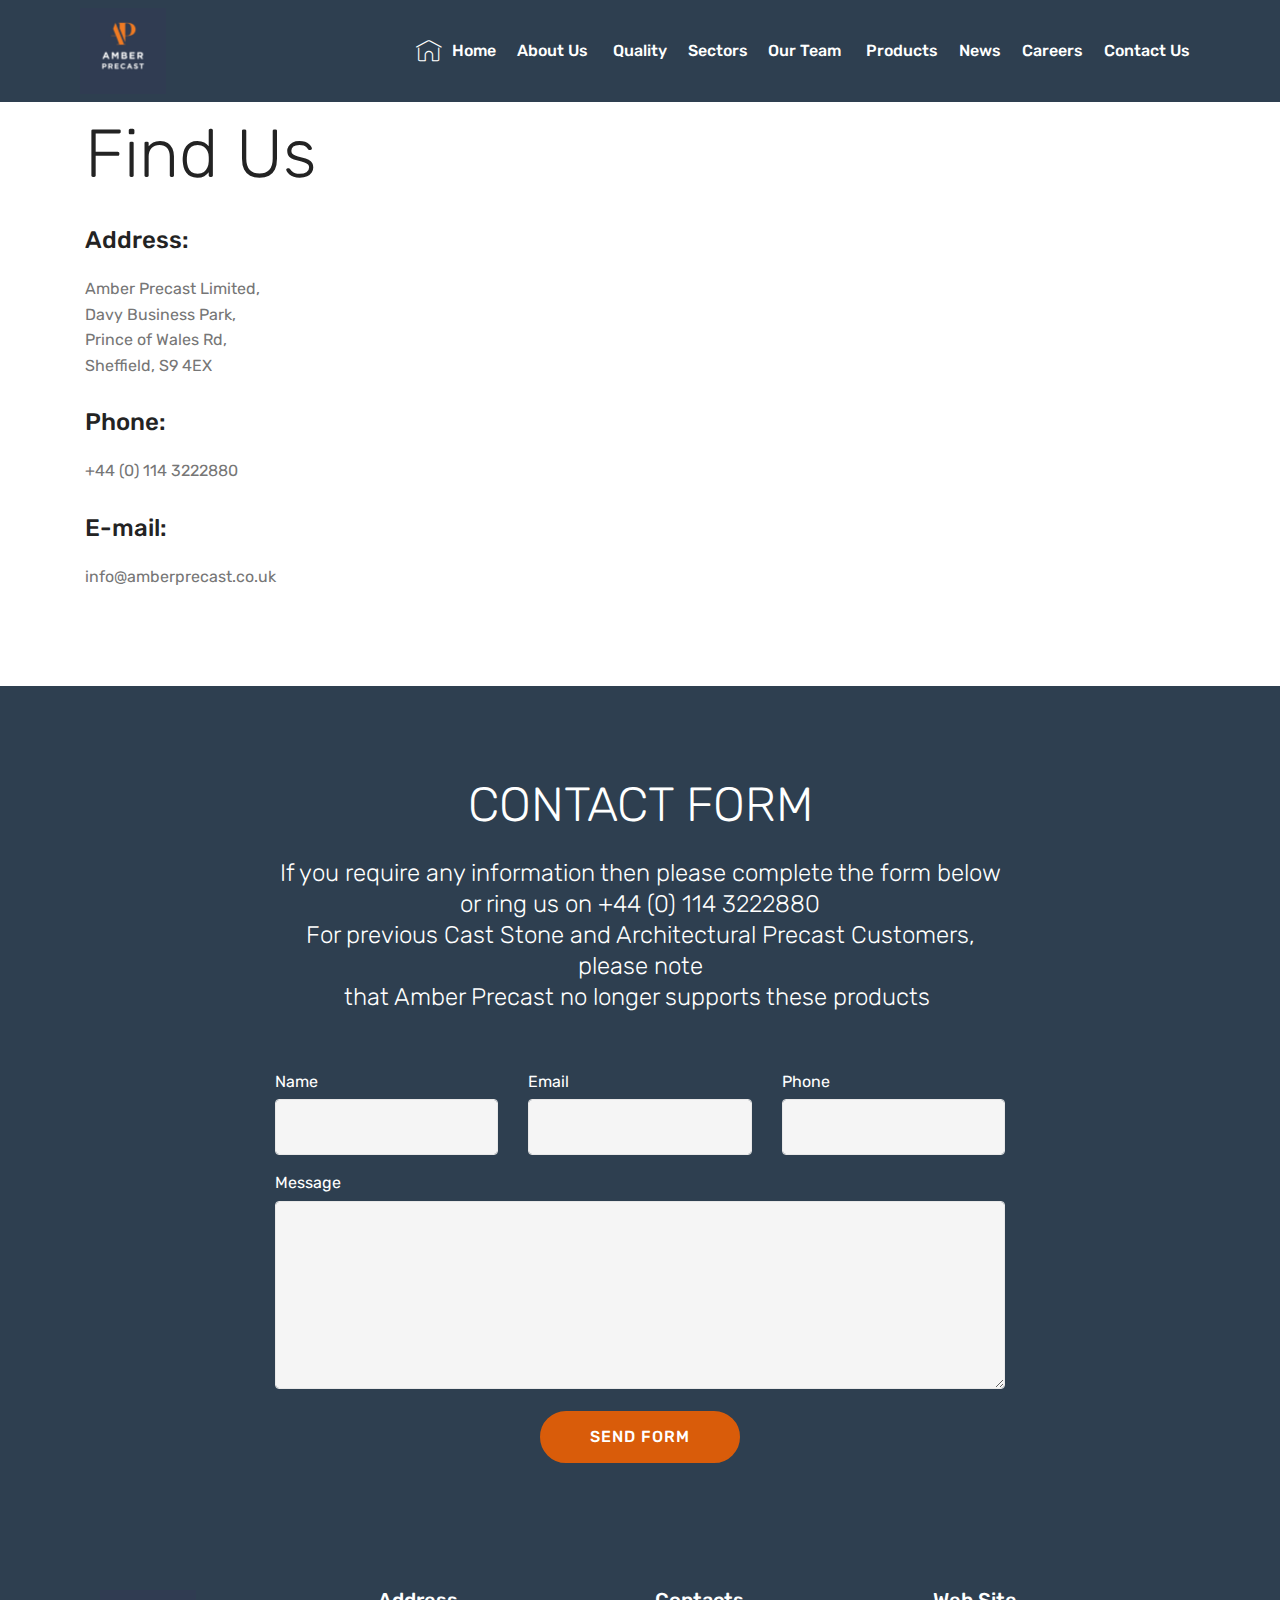
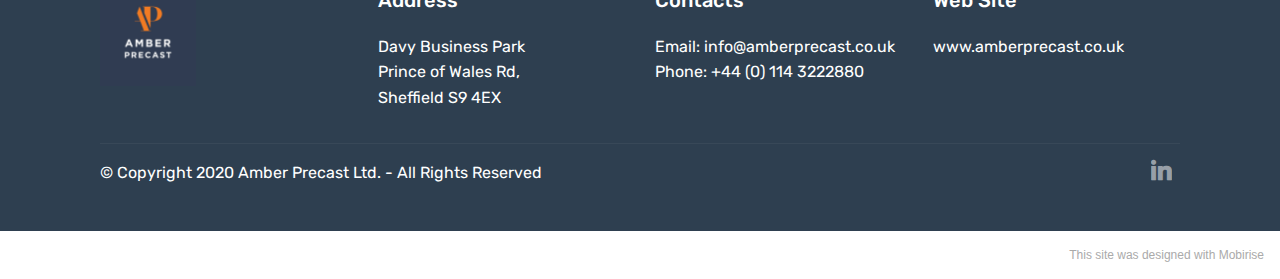
<file: page6.html>
<!DOCTYPE html>
<html  >
<head>
  <!-- Site made with Mobirise Website Builder v5.2.0, https://mobirise.com -->
  <meta charset="UTF-8">
  <meta http-equiv="X-UA-Compatible" content="IE=edge">
  <meta name="generator" content="Mobirise v5.2.0, mobirise.com">
  <meta name="viewport" content="width=device-width, initial-scale=1, minimum-scale=1">
  <link rel="shortcut icon" href="assets/images/apl-logo-2-no-group-174x174.png" type="image/x-icon">
  <meta name="description" content="Website Creator Description">
  
  
  <title>Contact Us</title>
  <link rel="stylesheet" href="assets/web/assets/mobirise-icons/mobirise-icons.css">
  <link rel="stylesheet" href="assets/bootstrap/css/bootstrap.min.css">
  <link rel="stylesheet" href="assets/bootstrap/css/bootstrap-grid.min.css">
  <link rel="stylesheet" href="assets/bootstrap/css/bootstrap-reboot.min.css">
  <link rel="stylesheet" href="assets/tether/tether.min.css">
  <link rel="stylesheet" href="assets/dropdown/css/style.css">
  <link rel="stylesheet" href="assets/socicon/css/styles.css">
  <link rel="stylesheet" href="assets/theme/css/style.css">
  <link rel="preload" as="style" href="assets/mobirise/css/mbr-additional.css"><link rel="stylesheet" href="assets/mobirise/css/mbr-additional.css" type="text/css">
  
  
  
  
</head>
<body>
  
  <section class="menu cid-rN2hdDQarh" once="menu" id="menu1-q">

    

    <nav class="navbar navbar-expand beta-menu navbar-dropdown align-items-center navbar-toggleable-sm">
        <button class="navbar-toggler navbar-toggler-right" type="button" data-toggle="collapse" data-target="#navbarSupportedContent" aria-controls="navbarSupportedContent" aria-expanded="false" aria-label="Toggle navigation">
            <div class="hamburger">
                <span></span>
                <span></span>
                <span></span>
                <span></span>
            </div>
        </button>
        <div class="menu-logo">
            <div class="navbar-brand">
                <span class="navbar-logo">
                    
                         <img src="assets/images/apl-logo-2-no-group-174x174.png" alt="APL" title="Amber Precast" style="height: 5.4rem;">
                    
                </span>
                
            </div>
        </div>
        <div class="collapse navbar-collapse" id="navbarSupportedContent">
            <ul class="navbar-nav nav-dropdown nav-right" data-app-modern-menu="true"><li class="nav-item">
                    <a class="nav-link link text-white display-4" href="index.html">
                        <span class="mbri-home mbr-iconfont mbr-iconfont-btn"></span>Home</a>
                </li>
                <li class="nav-item">
                    <a class="nav-link link text-white display-4" href="page2.html">
                        About Us&nbsp;</a>
                </li><li class="nav-item"><a class="nav-link link text-white display-4" href="page5.html">Quality</a></li><li class="nav-item"><a class="nav-link link text-white display-4" href="page3.html">Sectors</a></li><li class="nav-item"><a class="nav-link link text-white display-4" href="page8.html" aria-expanded="false">Our Team&nbsp;</a></li><li class="nav-item"><a class="nav-link link text-white display-4" href="page4.html">Products</a></li><li class="nav-item"><a class="nav-link link text-white display-4" href="page7.html">News</a></li><li class="nav-item"><a class="nav-link link text-white display-4" href="page12.html">Careers</a></li><li class="nav-item"><a class="nav-link link text-white display-4" href="page6.html">Contact Us</a></li></ul>
            
        </div>
    </nav>
</section>

<section class="mbr-section contacts1 cid-rN641J34OO" id="contacts1-y">
    <!---->
    
    <!---->
    <!--Overlay-->
    
    <!--Container-->
    <div class="container">
        <div class="row">
            <!--Titles-->
            <div class="title col-12">
                <h2 class="align-left mbr-fonts-style display-1">Find Us</h2>
                
            </div>
            <!--Left-->
            <div class="col-12 col-md-6">
                <div class="left-block wrapper">
                    <div class="b b-adress">
                        <h5 class="align-left mbr-fonts-style m-0 display-5">
                            Address:
                        </h5>
                        <p class="mbr-text align-left mbr-fonts-style display-7">Amber Precast Limited,<br>Davy Business Park,&nbsp;<br>Prince of Wales Rd, 
<br>Sheffield, S9 4EX</p>
                    </div>
                    <div class="b b-phone">
                        <h5 class="align-left mbr-fonts-style m-0 display-5">
                            Phone:
                        </h5>
                        <p class="mbr-text align-left mbr-fonts-style display-7">
                            +44 (0) 114 3222880 
                        </p>
                    </div>
                    <div class="b b-mail">
                        <h5 class="align-left mbr-fonts-style m-0 display-5">
                            E-mail:
                        </h5>
                        <p class="mbr-text align-left mbr-fonts-style display-7">
                            info@amberprecast.co.uk
                        </p>
                    </div>
                </div>
            </div>
            <!--Right-->
            <div class="col-12 col-md-6">
                <div class="google-map"><iframe frameborder="0" style="border:0" src="https://www.google.com/maps/embed/v1/place?key=AIzaSyDk89J4FSunMF33ruMVWJaJht_Ro0kvoXs&amp;q=Davy Business Park, Prince of Wales Raod, Sheffield, S9 4EX" allowfullscreen=""></iframe></div>
            </div>
        </div>
    </div>
</section>

<section class="mbr-section form1 cid-rN665n7IF5" id="form1-10">

    

    
    <div class="container">
        <div class="row justify-content-center">
            <div class="title col-12 col-lg-8">
                <h2 class="mbr-section-title align-center pb-3 mbr-fonts-style display-2">
                    CONTACT FORM
                </h2>
                <h3 class="mbr-section-subtitle align-center mbr-light pb-3 mbr-fonts-style display-5">
                    If you require any information then please complete the form below or ring us on +44 (0) 114 3222880<br>For previous Cast Stone and Architectural Precast Customers, please note
<div>that Amber Precast no longer supports these products&nbsp;</div></h3>
            </div>
        </div>
    </div>
    <div class="container">
        <div class="row justify-content-center">
            <div class="media-container-column col-lg-8" data-form-type="formoid">
                <!---Formbuilder Form--->
                <form action="https://mobirise.eu/" method="POST" class="mbr-form form-with-styler" data-form-title="Mobirise Form"><input type="hidden" name="email" data-form-email="true" value="kuV/YgFIzOYWfOTXk7ir+6SVIbvRSsDyl48XMkScTjS9EfQC76GRkj2XIWXtGmvazcyHB5IN6Ph3QNXZwoxShNCJSmFGCJQM7kEuBiZbcUvMNBkZXzxTZ+I/RZjWB2AY">
                    <div class="row">
                        <div hidden="hidden" data-form-alert="" class="alert alert-success col-12">Thanks for making contact with us! We will respond shortly.</div>
                        <div hidden="hidden" data-form-alert-danger="" class="alert alert-danger col-12">
                        </div>
                    </div>
                    <div class="dragArea row">
                        <div class="col-md-4  form-group" data-for="name">
                            <label for="name-form1-10" class="form-control-label mbr-fonts-style display-7">Name</label>
                            <input type="text" name="name" data-form-field="Name" required="required" class="form-control display-7" id="name-form1-10">
                        </div>
                        <div class="col-md-4  form-group" data-for="email">
                            <label for="email-form1-10" class="form-control-label mbr-fonts-style display-7">Email</label>
                            <input type="email" name="email" data-form-field="Email" required="required" class="form-control display-7" id="email-form1-10">
                        </div>
                        <div data-for="phone" class="col-md-4  form-group">
                            <label for="phone-form1-10" class="form-control-label mbr-fonts-style display-7">Phone</label>
                            <input type="tel" name="phone" data-form-field="Phone" class="form-control display-7" id="phone-form1-10">
                        </div>
                        <div data-for="message" class="col-md-12 form-group">
                            <label for="message-form1-10" class="form-control-label mbr-fonts-style display-7">Message</label>
                            <textarea name="message" data-form-field="Message" class="form-control display-7" id="message-form1-10"></textarea>
                        </div>
                        <div class="col-md-12 input-group-btn align-center"><button type="submit" class="btn btn-primary btn-form display-4" href="mailto:info@amberprecast.co.uk">SEND FORM</button></div>
                    </div>
                </form><!---Formbuilder Form--->
            </div>
        </div>
    </div>
</section>

<section class="cid-s5EjsuZtTI" id="footer1-2x">

    

    

    <div class="container">
        <div class="media-container-row content text-white">
            <div class="col-12 col-md-3">
                <div class="media-wrap">
                    <a href="page6.html">
                        <img src="assets/images/apl-logo-2-no-group-194x194.png" alt="Mobirise" title="">
                    </a>
                </div>
            </div>
            <div class="col-12 col-md-3 mbr-fonts-style display-7">
                <h5 class="pb-3">
                    Address
                </h5>
                <p class="mbr-text">Davy Business Park<br>Prince of Wales Rd, <br>Sheffield S9 4EX</p>
            </div>
            <div class="col-12 col-md-3 mbr-fonts-style display-7">
                <h5 class="pb-3">
                    Contacts
                </h5>
                <p class="mbr-text">
                    Email: info@amberprecast.co.uk&nbsp;<br>Phone: +44 (0) 114 3222880&nbsp;<br><br></p>
            </div>
            <div class="col-12 col-md-3 mbr-fonts-style display-7">
                <h5 class="pb-3">Web Site</h5>
                <p class="mbr-text">www.amberprecast.co.uk</p>
            </div>
        </div>
        <div class="footer-lower">
            <div class="media-container-row">
                <div class="col-sm-12">
                    <hr>
                </div>
            </div>
            <div class="media-container-row mbr-white">
                <div class="col-sm-6 copyright">
                    <p class="mbr-text mbr-fonts-style display-7">
                        © Copyright 2020 Amber Precast Ltd. - All Rights Reserved
                    </p>
                </div>
                <div class="col-md-6">
                    <div class="social-list align-right">
                        <div class="soc-item">
                            <a href="https://www.linkedin.com/company/amber-precast-ltd" target="_blank">
                                <span class="mbr-iconfont mbr-iconfont-social socicon-linkedin socicon"></span>
                            </a>
                        </div>
                        
                        
                        
                        
                        
                    </div>
                </div>
            </div>
        </div>
    </div>
</section><section style="background-color: #fff; font-family: -apple-system, BlinkMacSystemFont, 'Segoe UI', 'Roboto', 'Helvetica Neue', Arial, sans-serif; color:#aaa; font-size:12px; padding: 0; align-items: center; display: flex;"><a href="https://mobirise.site/w" style="flex: 1 1; height: 3rem; padding-left: 1rem;"></a><p style="flex: 0 0 auto; margin:0; padding-right:1rem;"><a href="https://mobirise.site/d" style="color:#aaa;">This site</a> was designed with Mobirise</p></section><script src="assets/web/assets/jquery/jquery.min.js"></script>  <script src="assets/popper/popper.min.js"></script>  <script src="assets/bootstrap/js/bootstrap.min.js"></script>  <script src="assets/tether/tether.min.js"></script>  <script src="assets/smoothscroll/smooth-scroll.js"></script>  <script src="assets/dropdown/js/nav-dropdown.js"></script>  <script src="assets/dropdown/js/navbar-dropdown.js"></script>  <script src="assets/touchswipe/jquery.touch-swipe.min.js"></script>  <script src="assets/theme/js/script.js"></script>  <script src="assets/formoid/formoid.min.js"></script>  
  
  
</body>
</html>
</file>
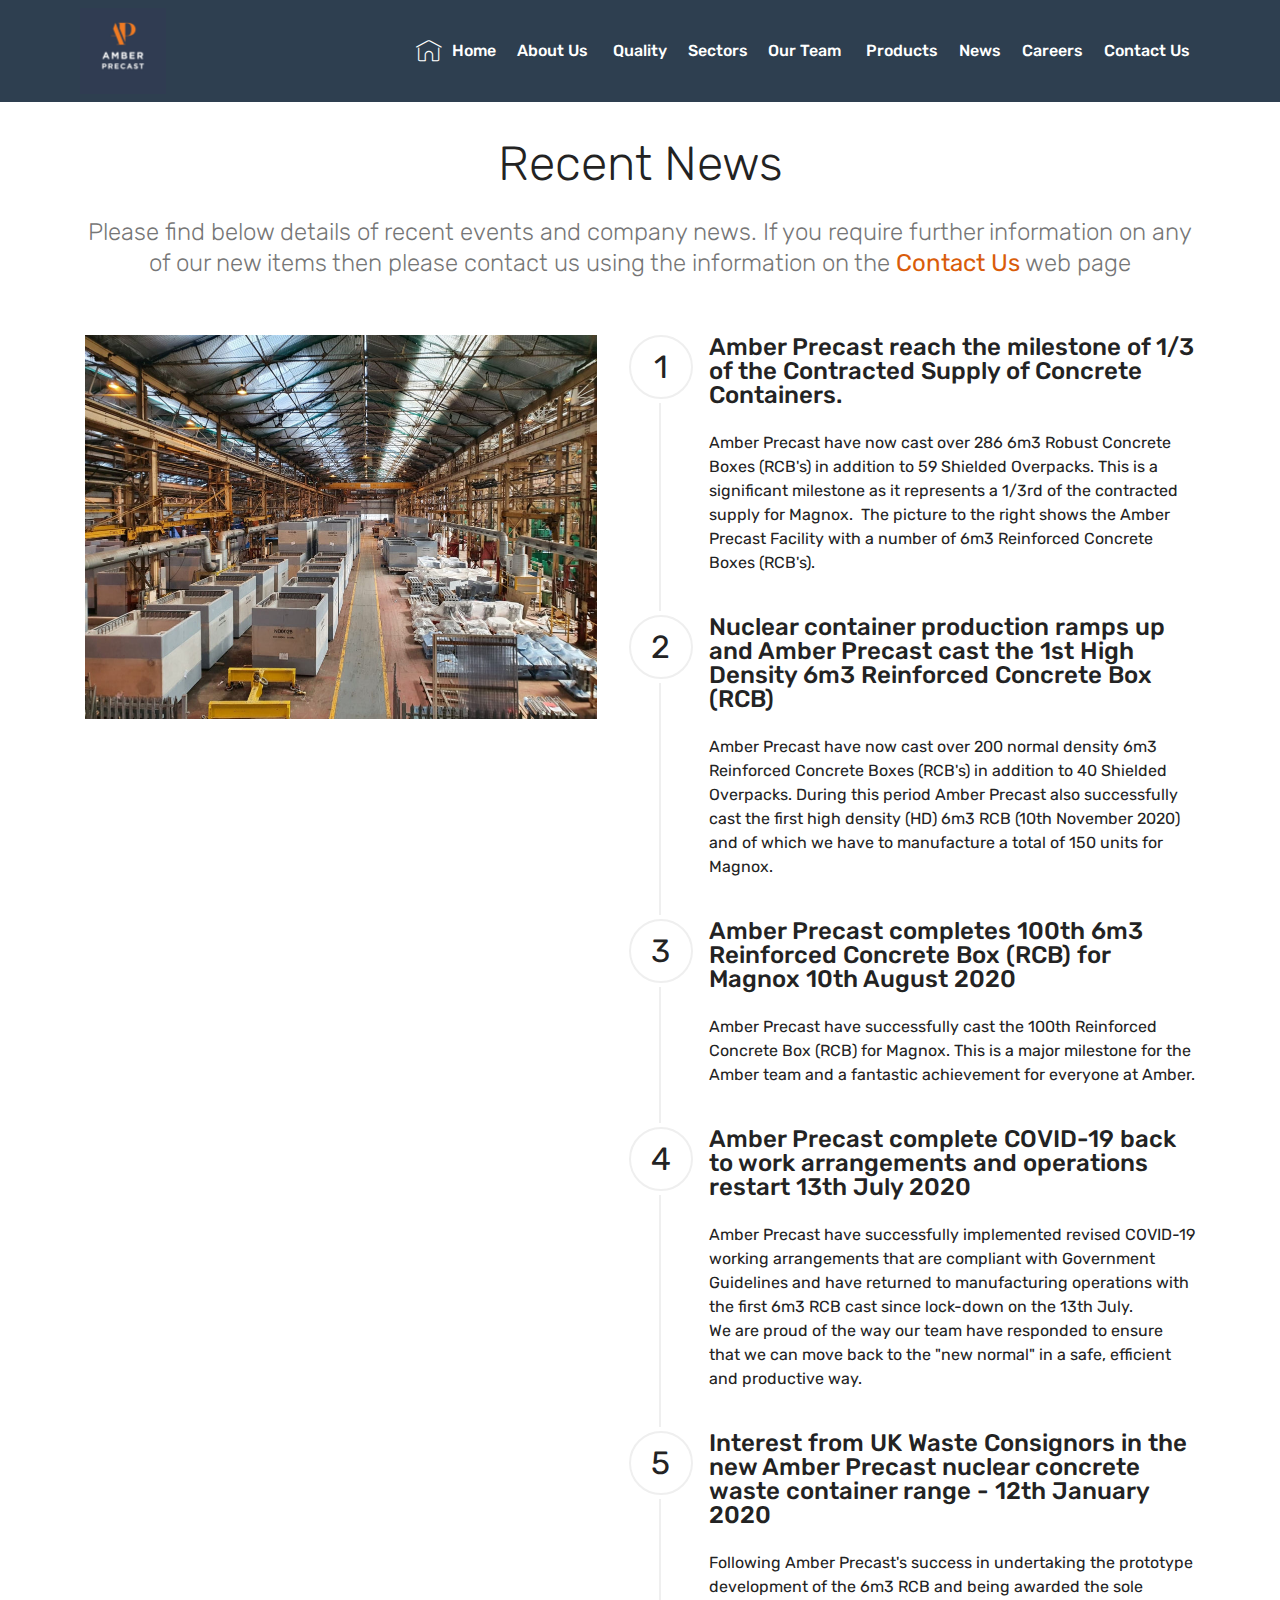
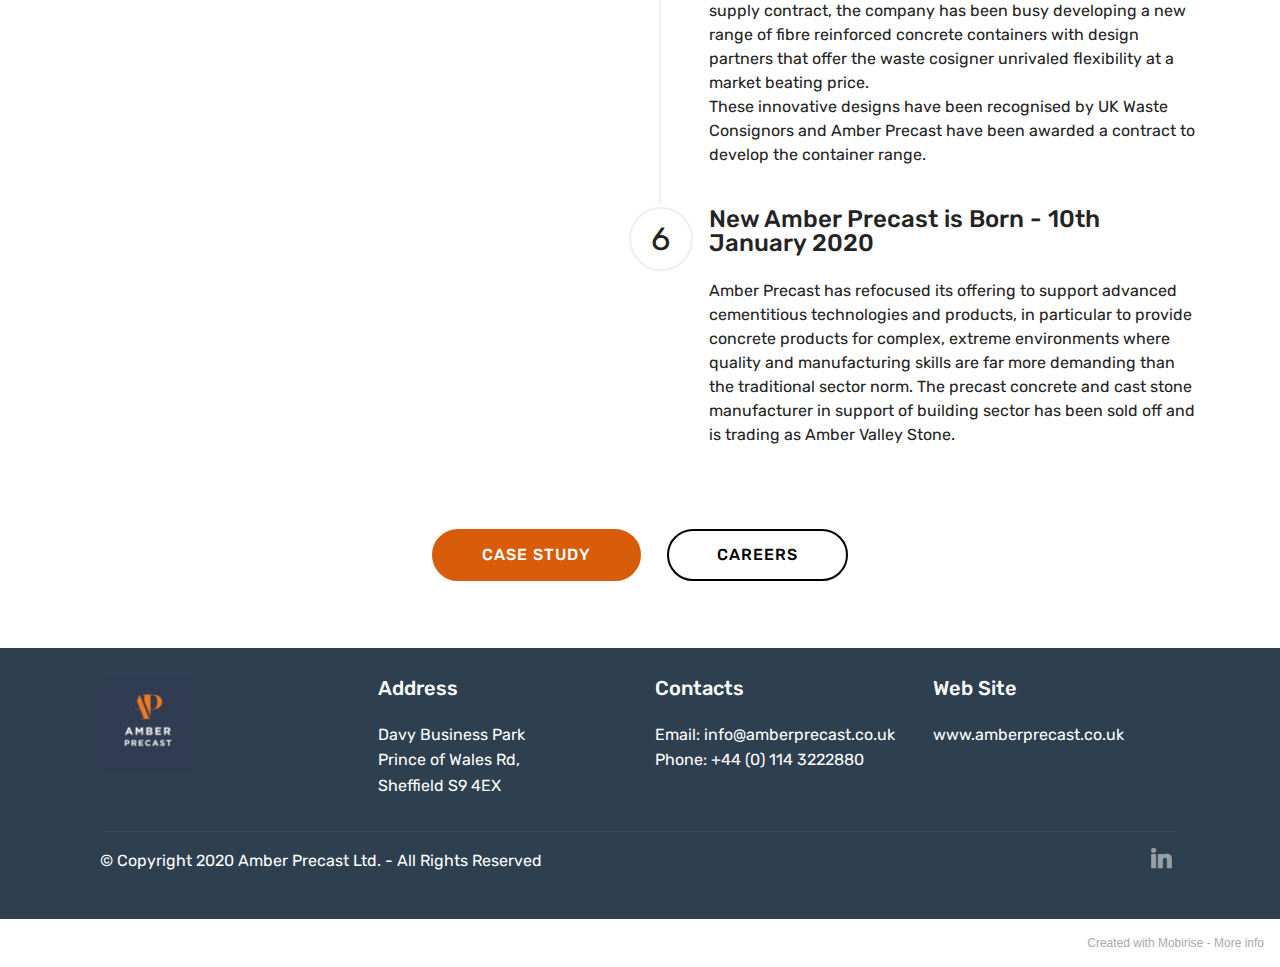
<file: page7.html>
<!DOCTYPE html>
<html  >
<head>
  <!-- Site made with Mobirise Website Builder v5.2.0, https://mobirise.com -->
  <meta charset="UTF-8">
  <meta http-equiv="X-UA-Compatible" content="IE=edge">
  <meta name="generator" content="Mobirise v5.2.0, mobirise.com">
  <meta name="viewport" content="width=device-width, initial-scale=1, minimum-scale=1">
  <link rel="shortcut icon" href="assets/images/apl-logo-2-no-group-174x174.png" type="image/x-icon">
  <meta name="description" content="Site Builder Description">
  
  
  <title>News</title>
  <link rel="stylesheet" href="assets/web/assets/mobirise-icons/mobirise-icons.css">
  <link rel="stylesheet" href="assets/bootstrap/css/bootstrap.min.css">
  <link rel="stylesheet" href="assets/bootstrap/css/bootstrap-grid.min.css">
  <link rel="stylesheet" href="assets/bootstrap/css/bootstrap-reboot.min.css">
  <link rel="stylesheet" href="assets/tether/tether.min.css">
  <link rel="stylesheet" href="assets/dropdown/css/style.css">
  <link rel="stylesheet" href="assets/socicon/css/styles.css">
  <link rel="stylesheet" href="assets/theme/css/style.css">
  <link rel="preload" as="style" href="assets/mobirise/css/mbr-additional.css"><link rel="stylesheet" href="assets/mobirise/css/mbr-additional.css" type="text/css">
  
  
  
  
</head>
<body>
  
  <section class="menu cid-rN2hbeGRKQ" once="menu" id="menu1-p">

    

    <nav class="navbar navbar-expand beta-menu navbar-dropdown align-items-center navbar-toggleable-sm">
        <button class="navbar-toggler navbar-toggler-right" type="button" data-toggle="collapse" data-target="#navbarSupportedContent" aria-controls="navbarSupportedContent" aria-expanded="false" aria-label="Toggle navigation">
            <div class="hamburger">
                <span></span>
                <span></span>
                <span></span>
                <span></span>
            </div>
        </button>
        <div class="menu-logo">
            <div class="navbar-brand">
                <span class="navbar-logo">
                    
                         <img src="assets/images/apl-logo-2-no-group-174x174.png" alt="APL" title="Amber Precast" style="height: 5.4rem;">
                    
                </span>
                
            </div>
        </div>
        <div class="collapse navbar-collapse" id="navbarSupportedContent">
            <ul class="navbar-nav nav-dropdown nav-right" data-app-modern-menu="true"><li class="nav-item">
                    <a class="nav-link link text-white display-4" href="index.html">
                        <span class="mbri-home mbr-iconfont mbr-iconfont-btn"></span>Home</a>
                </li>
                <li class="nav-item">
                    <a class="nav-link link text-white display-4" href="page2.html">
                        About Us&nbsp;</a>
                </li><li class="nav-item"><a class="nav-link link text-white display-4" href="page5.html">Quality</a></li><li class="nav-item"><a class="nav-link link text-white display-4" href="page3.html">Sectors</a></li><li class="nav-item"><a class="nav-link link text-white display-4" href="page8.html" aria-expanded="false">Our Team&nbsp;</a></li><li class="nav-item"><a class="nav-link link text-white display-4" href="page4.html">Products</a></li><li class="nav-item"><a class="nav-link link text-white display-4" href="page7.html">News</a></li><li class="nav-item"><a class="nav-link link text-white display-4" href="page12.html">Careers</a></li><li class="nav-item"><a class="nav-link link text-white display-4" href="page6.html">Contact Us</a></li></ul>
            
        </div>
    </nav>
</section>

<section class="step3 cid-sjTPZ889s7" id="step3-30">

    

    
    
    <div class="container">
        <h2 class="mbr-section-title pb-3 mbr-fonts-style align-center display-2">Recent News</h2>
        <h3 class="mbr-section-subtitle pb-5 mbr-fonts-style align-center display-5">Please find below details of recent events and company news. If you require further information on any of our new items then please contact us using the information on the <a href="page6.html" class="text-primary">Contact Us</a> web page</h3>
        <div class="media-container-row">
            <div class="media-block" style="width: 49%;">
                <div class="mbr-figure">
                    <img src="assets/images/photo-of-boxes-in-warehouse-1023x767.jpg" alt="">
                </div>
            </div>
            <div class="step-container">
                <div class="card separline pb-4">
                    <div class="step-element d-flex">
                        <div class="step-wrapper pr-3">
                            <div class="step d-flex align-items-center justify-content-center">
                                1
                            </div>
                        </div>          
                        <div class="step-text-content">
                            <h4 class="mbr-step-title pb-3 mbr-fonts-style display-5">Amber Precast reach the milestone of 1/3 of the Contracted Supply of Concrete Containers.&nbsp;</h4>
                            <p class="mbr-step-text mbr-fonts-style display-7">Amber Precast have now cast over 286 6m3 Robust Concrete Boxes (RCB's) in addition to 59 Shielded Overpacks. This is a significant milestone as it represents a 1/3rd of the contracted supply for Magnox.&nbsp; The picture to the right shows the Amber Precast Facility with a number of 6m3 Reinforced Concrete Boxes (RCB's).</p>
                        </div>
                    </div>
                </div>

                <div class="card separline pb-4">
                    <div class="step-element d-flex">
                        <div class="step-wrapper pr-3">
                            <div class="step d-flex align-items-center justify-content-center">
                                2
                            </div>
                        </div>          
                        <div class="step-text-content">
                            <h4 class="mbr-step-title pb-3 mbr-fonts-style display-5">Nuclear container production ramps up and Amber Precast cast the 1st High Density 6m3 Reinforced Concrete Box (RCB)</h4>
                            <p class="mbr-step-text mbr-fonts-style display-7">
                                Amber Precast have now cast over 200 normal density 6m3 Reinforced Concrete Boxes (RCB's) in addition to 40 Shielded Overpacks. During this period Amber Precast also successfully cast the first high density (HD) 6m3 RCB (10th November 2020) and of which we have to manufacture a total of 150 units for Magnox.&nbsp;</p>
                        </div>
                    </div>
                </div>

                <div class="card separline pb-4">
                    <div class="step-element d-flex">
                        <div class="step-wrapper pr-3">
                            <div class="step d-flex align-items-center justify-content-center">
                                3
                            </div>
                        </div>          
                        <div class="step-text-content">
                            <h4 class="mbr-step-title pb-3 mbr-fonts-style display-5">Amber Precast completes 100th 6m3 Reinforced Concrete Box (RCB) for Magnox 10th August 2020</h4>
                            <p class="mbr-step-text mbr-fonts-style display-7">Amber Precast have successfully cast the 100th Reinforced Concrete Box (RCB) for Magnox.  This is a major milestone for the Amber team and a fantastic achievement for everyone at Amber.</p>
                        </div>
                    </div>
                </div>

                <div class="card separline pb-4">
                    <div class="step-element d-flex">
                        <div class="step-wrapper pr-3">
                            <div class="step d-flex align-items-center justify-content-center">
                                4
                            </div>
                        </div>          
                        <div class="step-text-content">
                            <h4 class="mbr-step-title pb-3 mbr-fonts-style display-5">Amber Precast complete COVID-19 back to work arrangements and operations restart 13th July 2020</h4>
                            <p class="mbr-step-text mbr-fonts-style display-7">Amber Precast have successfully implemented revised COVID-19 working arrangements that are compliant with Government Guidelines and have returned to manufacturing operations with the first 6m3 RCB cast since lock-down on the 13th July. 
<br>We are proud of the way our team have responded to ensure that we can move back to the "new normal" in a safe, efficient and productive way.</p>
                        </div>
                    </div>
                </div>

                <div class="card separline pb-4">
                    <div class="step-element d-flex">
                        <div class="step-wrapper pr-3">
                            <div class="step d-flex align-items-center justify-content-center">
                                5
                            </div>
                        </div>          
                        <div class="step-text-content">
                            <h4 class="mbr-step-title pb-3 mbr-fonts-style display-5">Interest from UK Waste Consignors in the new Amber Precast nuclear concrete waste container range - 12th January 2020</h4>
                            <p class="mbr-step-text mbr-fonts-style display-7">Following Amber Precast's success in undertaking the prototype development of the 6m3 RCB and being awarded the sole supply contract, the company has been busy developing a new range of fibre reinforced concrete containers with design partners that offer the waste cosigner unrivaled flexibility at a market beating price. 
<br>These innovative designs have been recognised by UK Waste Consignors and Amber Precast have been awarded a contract to develop the container range.</p>
                        </div>
                    </div>
                </div>

                <div class="card">
                    <div class="step-element d-flex">
                        <div class="step-wrapper pr-3">
                            <div class="step d-flex align-items-center justify-content-center">
                                6
                            </div>
                        </div>          
                        <div class="step-text-content">
                            <h4 class="mbr-step-title pb-3 mbr-fonts-style display-5">New Amber Precast is Born - 10th January 2020</h4>
                            <p class="mbr-step-text mbr-fonts-style display-7">
                                Amber Precast has refocused its offering to support advanced cementitious technologies and products, in particular to provide concrete products for complex, extreme environments where quality and manufacturing skills are far more demanding than the traditional sector norm. The precast concrete and cast stone manufacturer in support of building sector has been sold off and is trading as Amber Valley Stone.
                            </p>
                        </div>
                    </div>
                </div>

                

                

                
            </div>
        </div>
    </div>
</section>

<section class="mbr-section content8 cid-rPKn5S3mTL" id="content8-29">

    

    <div class="container">
        <div class="media-container-row title">
            <div class="col-12 col-md-8">
                <div class="mbr-section-btn align-center"><a class="btn btn-primary display-4" href="page9.html">CASE STUDY</a> <a class="btn btn-black-outline display-4" href="page12.html">CAREERS</a></div>
            </div>
        </div>
    </div>
</section>

<section class="cid-s5EdT4p1ud" id="footer1-2v">

    

    

    <div class="container">
        <div class="media-container-row content text-white">
            <div class="col-12 col-md-3">
                <div class="media-wrap">
                    <a href="page6.html">
                        <img src="assets/images/apl-logo-2-no-group-194x194.png" alt="Mobirise" title="">
                    </a>
                </div>
            </div>
            <div class="col-12 col-md-3 mbr-fonts-style display-7">
                <h5 class="pb-3">
                    Address
                </h5>
                <p class="mbr-text">Davy Business Park<br>Prince of Wales Rd, <br>Sheffield S9 4EX</p>
            </div>
            <div class="col-12 col-md-3 mbr-fonts-style display-7">
                <h5 class="pb-3">
                    Contacts
                </h5>
                <p class="mbr-text">
                    Email: info@amberprecast.co.uk&nbsp;<br>Phone: +44 (0) 114 3222880&nbsp;<br><br></p>
            </div>
            <div class="col-12 col-md-3 mbr-fonts-style display-7">
                <h5 class="pb-3">Web Site</h5>
                <p class="mbr-text">www.amberprecast.co.uk</p>
            </div>
        </div>
        <div class="footer-lower">
            <div class="media-container-row">
                <div class="col-sm-12">
                    <hr>
                </div>
            </div>
            <div class="media-container-row mbr-white">
                <div class="col-sm-6 copyright">
                    <p class="mbr-text mbr-fonts-style display-7">
                        © Copyright 2020 Amber Precast Ltd. - All Rights Reserved
                    </p>
                </div>
                <div class="col-md-6">
                    <div class="social-list align-right">
                        <div class="soc-item">
                            <a href="https://www.linkedin.com/company/amber-precast-ltd" target="_blank">
                                <span class="mbr-iconfont mbr-iconfont-social socicon-linkedin socicon"></span>
                            </a>
                        </div>
                        
                        
                        
                        
                        
                    </div>
                </div>
            </div>
        </div>
    </div>
</section><section style="background-color: #fff; font-family: -apple-system, BlinkMacSystemFont, 'Segoe UI', 'Roboto', 'Helvetica Neue', Arial, sans-serif; color:#aaa; font-size:12px; padding: 0; align-items: center; display: flex;"><a href="https://mobirise.site/z" style="flex: 1 1; height: 3rem; padding-left: 1rem;"></a><p style="flex: 0 0 auto; margin:0; padding-right:1rem;">Created with Mobirise - <a href="https://mobirise.site/m" style="color:#aaa;">More info</a></p></section><script src="assets/web/assets/jquery/jquery.min.js"></script>  <script src="assets/popper/popper.min.js"></script>  <script src="assets/bootstrap/js/bootstrap.min.js"></script>  <script src="assets/tether/tether.min.js"></script>  <script src="assets/smoothscroll/smooth-scroll.js"></script>  <script src="assets/dropdown/js/nav-dropdown.js"></script>  <script src="assets/dropdown/js/navbar-dropdown.js"></script>  <script src="assets/touchswipe/jquery.touch-swipe.min.js"></script>  <script src="assets/theme/js/script.js"></script>  
  
  
</body>
</html>
</file>
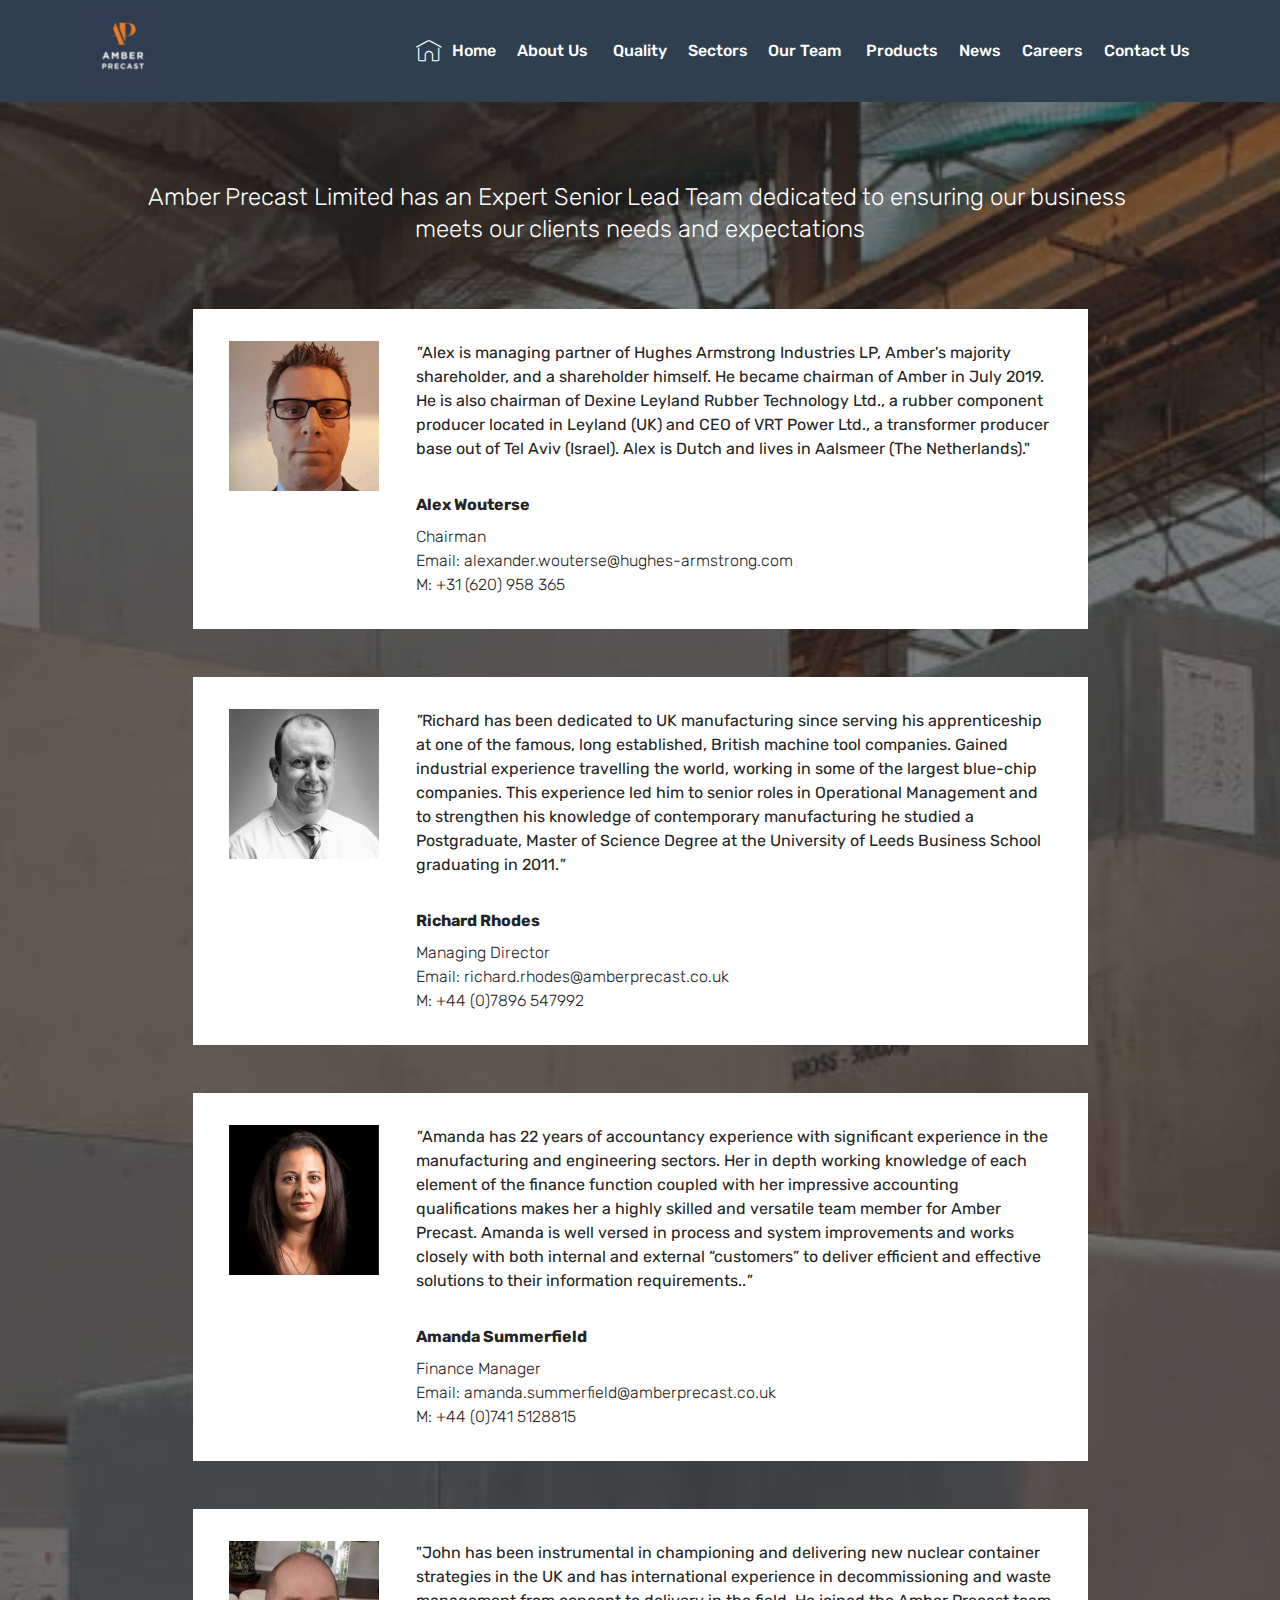
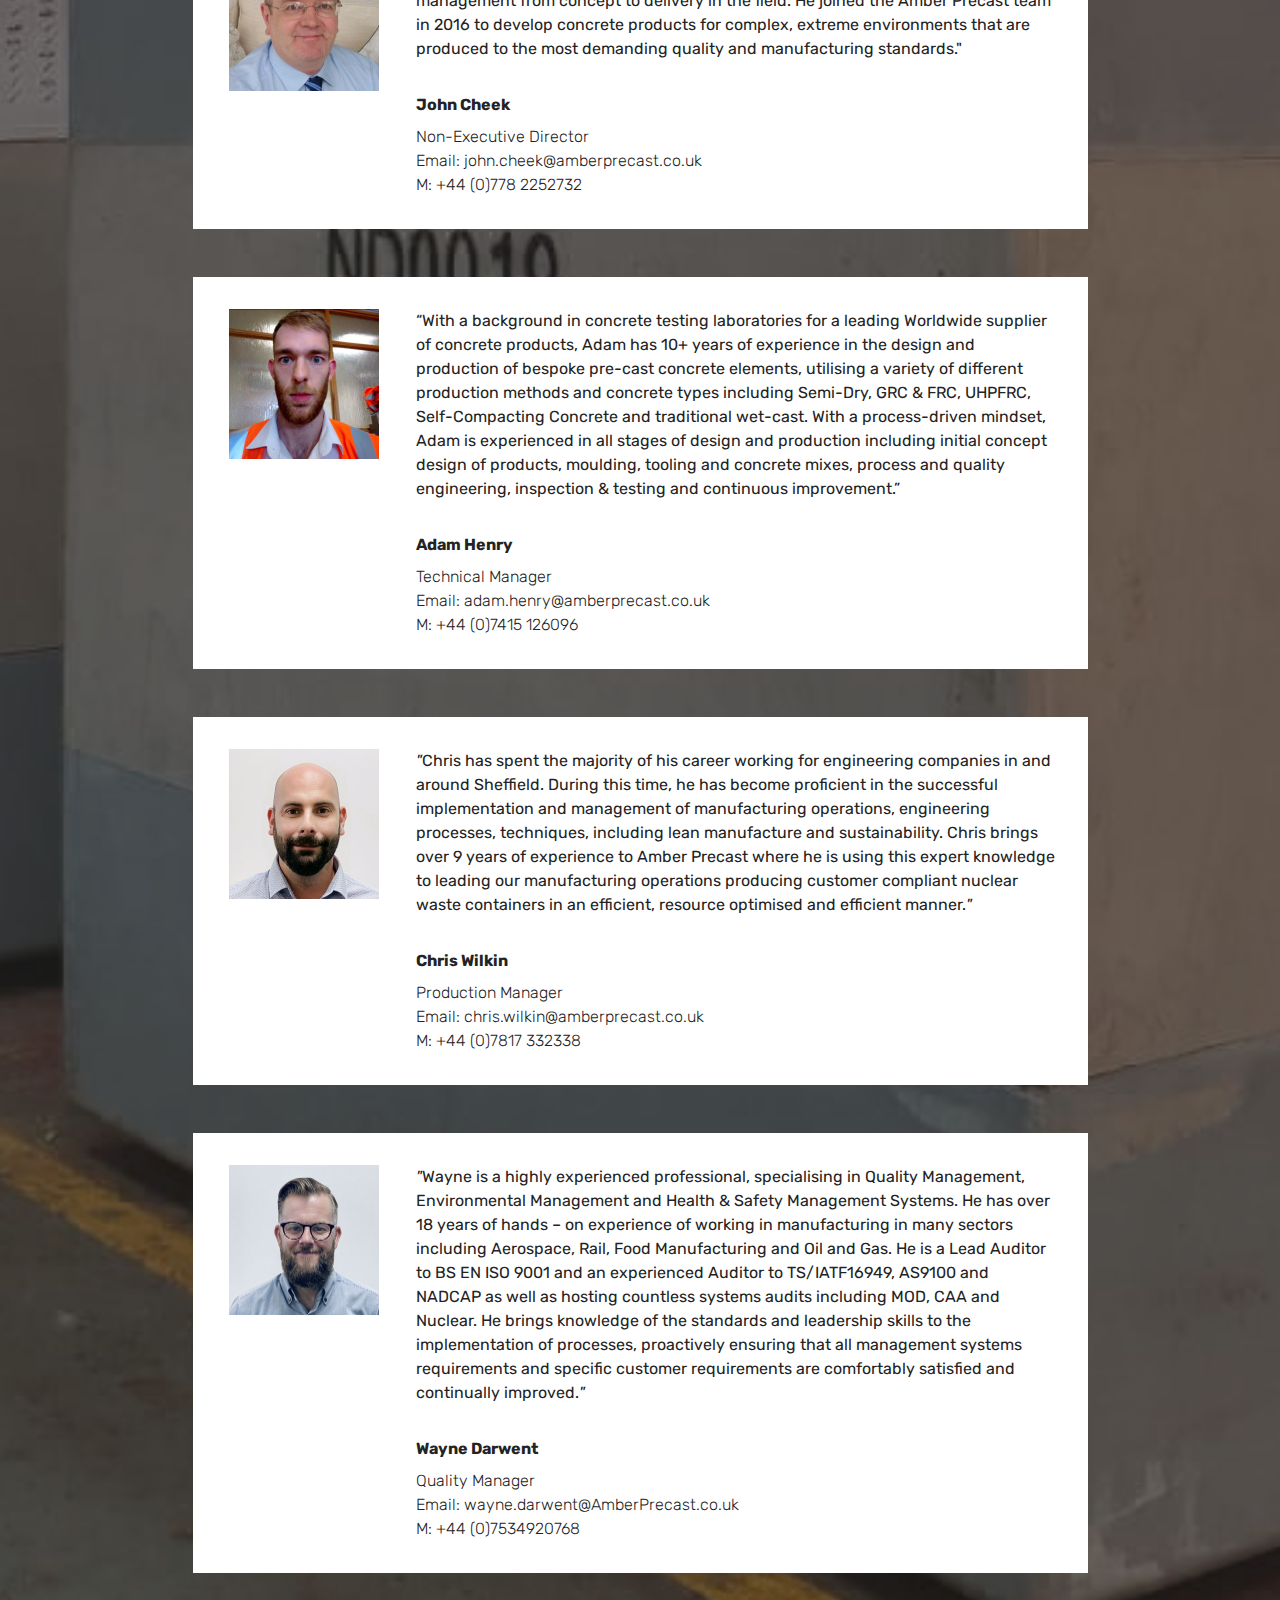
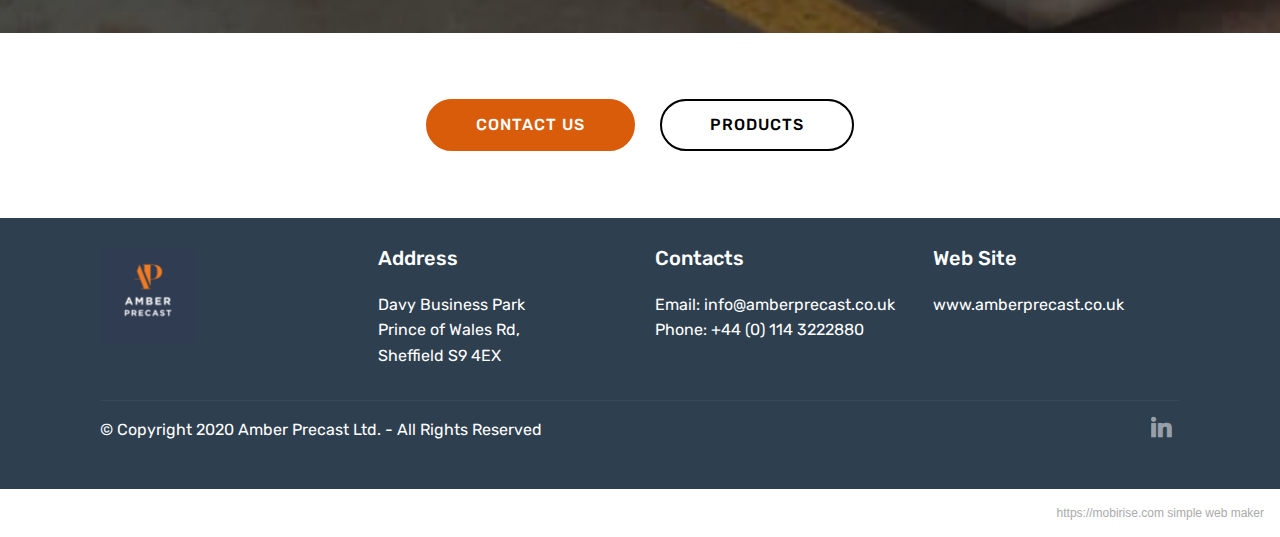
<file: page8.html>
<!DOCTYPE html>
<html  >
<head>
  <!-- Site made with Mobirise Website Builder v5.2.0, https://mobirise.com -->
  <meta charset="UTF-8">
  <meta http-equiv="X-UA-Compatible" content="IE=edge">
  <meta name="generator" content="Mobirise v5.2.0, mobirise.com">
  <meta name="viewport" content="width=device-width, initial-scale=1, minimum-scale=1">
  <link rel="shortcut icon" href="assets/images/apl-logo-2-no-group-174x174.png" type="image/x-icon">
  <meta name="description" content="Web Page Maker Description">
  
  
  <title>Our Team</title>
  <link rel="stylesheet" href="assets/web/assets/mobirise-icons/mobirise-icons.css">
  <link rel="stylesheet" href="assets/bootstrap/css/bootstrap.min.css">
  <link rel="stylesheet" href="assets/bootstrap/css/bootstrap-grid.min.css">
  <link rel="stylesheet" href="assets/bootstrap/css/bootstrap-reboot.min.css">
  <link rel="stylesheet" href="assets/tether/tether.min.css">
  <link rel="stylesheet" href="assets/dropdown/css/style.css">
  <link rel="stylesheet" href="assets/socicon/css/styles.css">
  <link rel="stylesheet" href="assets/theme/css/style.css">
  <link rel="preload" as="style" href="assets/mobirise/css/mbr-additional.css"><link rel="stylesheet" href="assets/mobirise/css/mbr-additional.css" type="text/css">
  
  
  
  
</head>
<body>
  
  <section class="menu cid-rN2gOoaAoY" once="menu" id="menu1-1b">

    

    <nav class="navbar navbar-expand beta-menu navbar-dropdown align-items-center navbar-toggleable-sm">
        <button class="navbar-toggler navbar-toggler-right" type="button" data-toggle="collapse" data-target="#navbarSupportedContent" aria-controls="navbarSupportedContent" aria-expanded="false" aria-label="Toggle navigation">
            <div class="hamburger">
                <span></span>
                <span></span>
                <span></span>
                <span></span>
            </div>
        </button>
        <div class="menu-logo">
            <div class="navbar-brand">
                <span class="navbar-logo">
                    
                         <img src="assets/images/apl-logo-2-no-group-174x174.png" alt="APL" title="Amber Precast" style="height: 5.4rem;">
                    
                </span>
                
            </div>
        </div>
        <div class="collapse navbar-collapse" id="navbarSupportedContent">
            <ul class="navbar-nav nav-dropdown nav-right" data-app-modern-menu="true"><li class="nav-item">
                    <a class="nav-link link text-white display-4" href="index.html">
                        <span class="mbri-home mbr-iconfont mbr-iconfont-btn"></span>Home</a>
                </li>
                <li class="nav-item">
                    <a class="nav-link link text-white display-4" href="page2.html">
                        About Us&nbsp;</a>
                </li><li class="nav-item"><a class="nav-link link text-white display-4" href="page5.html">Quality</a></li><li class="nav-item"><a class="nav-link link text-white display-4" href="page3.html">Sectors</a></li><li class="nav-item"><a class="nav-link link text-white display-4" href="page8.html" aria-expanded="false">Our Team&nbsp;</a></li><li class="nav-item"><a class="nav-link link text-white display-4" href="page4.html">Products</a></li><li class="nav-item"><a class="nav-link link text-white display-4" href="page7.html">News</a></li><li class="nav-item"><a class="nav-link link text-white display-4" href="page12.html">Careers</a></li><li class="nav-item"><a class="nav-link link text-white display-4" href="page6.html">Contact Us</a></li></ul>
            
        </div>
    </nav>
</section>

<section class="testimonials4 cid-rNDvHJ6qrB" id="testimonials4-1c">

  

  <div class="mbr-overlay" style="opacity: 0.6; background-color: rgb(35, 35, 35);">
  </div>
  <div class="container">
    
    <h3 class="mbr-section-subtitle mbr-light pb-3 mbr-fonts-style mbr-white align-center display-5">
        <br><br>Amber Precast Limited has an Expert Senior Lead Team dedicated to ensuring our business&nbsp;<br>meets our clients needs and expectations</h3>
    <div class="col-md-10 testimonials-container"> 
      

      
    <div class="testimonials-item">
        <div class="user row">
          <div class="col-lg-3 col-md-4">
            <div class="user_image">
              <img src="assets/images/aw-picture-300x434.png" alt="" title="">
            </div>
          </div>
          <div class="testimonials-caption col-lg-9 col-md-8">
            <div class="user_text ">
              <p class="mbr-fonts-style display-7">
                 <em>"</em>Alex is managing partner of Hughes Armstrong Industries LP, Amber's majority shareholder, and a shareholder himself. He became chairman of Amber in July 2019. He is also chairman of Dexine Leyland Rubber Technology Ltd., a rubber component producer located in Leyland (UK) and CEO of VRT Power Ltd., a transformer producer base out of Tel Aviv (Israel). Alex is Dutch and lives in Aalsmeer (The Netherlands)."</p>
            </div>
            <div class="user_name mbr-bold mbr-fonts-style align-left pt-3 display-7">Alex Wouterse</div>
            <div class="user_desk mbr-light mbr-fonts-style align-left pt-2 display-7">
                 Chairman<br>Email: alexander.wouterse@hughes-armstrong.com<br>M: +31 (620) 958 365&nbsp;</div>
          </div>
        </div>
      </div><div class="testimonials-item">
        <div class="user row">
          <div class="col-lg-3 col-md-4">
            <div class="user_image">
              <img src="assets/images/richard-rhodes-300x271.jpg" alt="" title="">
            </div>
          </div>
          <div class="testimonials-caption col-lg-9 col-md-8">
            <div class="user_text">
              <p class="mbr-fonts-style display-7">
                 <em>"</em>Richard has been dedicated to UK manufacturing since serving his apprenticeship at one of the famous, long established, British machine tool companies. Gained industrial experience travelling the world, working in some of the largest blue-chip companies. This experience led him to senior roles in Operational Management and to strengthen his knowledge of contemporary manufacturing he studied a Postgraduate, Master of Science Degree at the University of Leeds Business School graduating in 2011.<em>"</em>
              </p>
            </div>
            <div class="user_name mbr-bold mbr-fonts-style align-left pt-3 display-7">
                 Richard Rhodes</div>
            <div class="user_desk mbr-light mbr-fonts-style align-left pt-2 display-7">
                 Managing Director<br>Email: richard.rhodes@amberprecast.co.uk<br>M: +44 (0)7896 547992</div>
          </div>
        </div>
      </div><div class="testimonials-item">
        <div class="user row">
          <div class="col-lg-3 col-md-4">
            <div class="user_image">
              <img src="assets/images/amanda-300x300.png" alt="" title="">
            </div>
          </div>
          <div class="testimonials-caption col-lg-9 col-md-8">
            <div class="user_text">
              <p class="mbr-fonts-style display-7">
                 <em>"</em>Amanda has 22 years of accountancy experience with significant experience in the manufacturing and engineering sectors. Her in depth working knowledge of each element of the finance function coupled with her impressive accounting qualifications makes her a highly skilled and versatile team member for Amber Precast. Amanda is well versed in process and system improvements and works closely with both internal and external “customers” to deliver efficient and effective solutions to their information requirements..<em>"</em>
              </p>
            </div>
            <div class="user_name mbr-bold mbr-fonts-style align-left pt-3 display-7">
                 Amanda Summerfield</div>
            <div class="user_desk mbr-light mbr-fonts-style align-left pt-2 display-7">
                 Finance Manager<br>Email: amanda.summerfield@amberprecast.co.uk<br>M: +44 (0)741 5128815</div>
          </div>
        </div>
      </div><div class="testimonials-item">
        <div class="user row">
          <div class="col-lg-3 col-md-4">
            <div class="user_image">
              <img src="assets/images/john-cheek-picture-300x407.jpeg" alt="" title="">
            </div>
          </div>
          <div class="testimonials-caption col-lg-9 col-md-8">
            <div class="user_text">
              <p class="mbr-fonts-style display-7">"John has been instrumental in championing and delivering new nuclear container strategies in the UK and has international experience in decommissioning and waste management from concept to delivery in the field. He joined the Amber Precast team in 2016 to develop concrete products for complex, extreme environments that are produced to the most demanding quality and manufacturing standards."</p>
            </div>
            <div class="user_name mbr-bold mbr-fonts-style align-left pt-3 display-7">
                 John Cheek</div>
            <div class="user_desk mbr-light mbr-fonts-style align-left pt-2 display-7">
                 Non-Executive Director<br>Email: john.cheek@amberprecast.co.uk<br>M: +44 (0)778 2252732</div>
          </div>
        </div>
      </div><div class="testimonials-item">
        <div class="user row">
          <div class="col-lg-3 col-md-4">
            <div class="user_image">
              <img src="assets/images/adam-pic-300x308.jpg" alt="" title="">
            </div>
          </div>
          <div class="testimonials-caption col-lg-9 col-md-8">
            <div class="user_text">
              <p class="mbr-fonts-style display-7">“With a background in concrete testing laboratories for a leading Worldwide supplier of concrete products, Adam has 10+ years of experience in the design and production of bespoke pre-cast concrete elements, utilising a variety of different production methods and concrete types including Semi-Dry, GRC &amp; FRC, UHPFRC, Self-Compacting Concrete and traditional wet-cast. With a process-driven mindset, Adam is experienced in all stages of design and production including initial concept design of products, moulding, tooling and concrete mixes, process and quality engineering, inspection &amp; testing and continuous improvement.”</p>
            </div>
            <div class="user_name mbr-bold mbr-fonts-style align-left pt-3 display-7">
                 Adam Henry</div>
            <div class="user_desk mbr-light mbr-fonts-style align-left pt-2 display-7">
                 Technical Manager<br>Email: adam.henry@amberprecast.co.uk<br>M: +44 (0)7415 126096</div>
          </div>
        </div>
      </div><div class="testimonials-item">
        <div class="user row">
          <div class="col-lg-3 col-md-4">
            <div class="user_image">
              <img src="assets/images/img-20200811-131415-300x400.jpg" alt="" title="">
            </div>
          </div>
          <div class="testimonials-caption col-lg-9 col-md-8">
            <div class="user_text">
              <p class="mbr-fonts-style display-7">
                 <em>"</em>Chris has spent the majority of his career working for engineering companies in and around Sheffield. During this time, he has become proficient in the successful implementation and management of manufacturing operations, engineering processes, techniques, including lean manufacture and sustainability. Chris brings over 9 years of experience to Amber Precast where he is using this expert knowledge to leading our manufacturing operations producing customer compliant nuclear waste containers in an efficient, resource optimised and efficient manner.<em>"</em>
              </p>
            </div>
            <div class="user_name mbr-bold mbr-fonts-style align-left pt-3 display-7">Chris Wilkin</div>
            <div class="user_desk mbr-light mbr-fonts-style align-left pt-2 display-7">
                 Production Manager<br>Email: chris.wilkin@amberprecast.co.uk<br>M: +44 (0)7817 332338</div>
          </div>
        </div>
      </div><div class="testimonials-item">
        <div class="user row">
          <div class="col-lg-3 col-md-4">
            <div class="user_image">
              <img src="assets/images/img-20200811-134545-300x385.jpg" alt="" title="">
            </div>
          </div>
          <div class="testimonials-caption col-lg-9 col-md-8">
            <div class="user_text">
              <p class="mbr-fonts-style display-7">
                 <em>"</em>Wayne is a highly experienced professional, specialising in Quality Management, Environmental Management and Health &amp; Safety Management Systems. He has over 18 years of hands – on
experience of working in manufacturing in many sectors including Aerospace, Rail, Food
Manufacturing and Oil and Gas.&nbsp;He is a Lead Auditor to BS EN ISO 9001
and an experienced Auditor to TS/IATF16949, AS9100 and NADCAP as well as hosting countless systems audits including MOD, CAA and Nuclear. He brings knowledge of the standards and leadership
skills to the implementation of processes, proactively ensuring that all management systems
requirements and specific customer requirements are comfortably satisfied and continually
improved.<em>"</em>
              </p>
            </div>
            <div class="user_name mbr-bold mbr-fonts-style align-left pt-3 display-7">Wayne Darwent</div>
            <div class="user_desk mbr-light mbr-fonts-style align-left pt-2 display-7">Quality Manager<br>Email: wayne.darwent@AmberPrecast.co.uk<br>M: +44 (0)7534920768</div>
          </div>
        </div>
      </div></div>
  </div>
</section>

<section class="mbr-section content8 cid-rPKmQ4tUcO" id="content8-28">

    

    <div class="container">
        <div class="media-container-row title">
            <div class="col-12 col-md-8">
                <div class="mbr-section-btn align-center"><a class="btn btn-primary display-4" href="page6.html">CONTACT US</a> <a class="btn btn-black-outline display-4" href="page4.html">PRODUCTS</a></div>
            </div>
        </div>
    </div>
</section>

<section class="cid-s5EdeGNjBW" id="footer1-2q">

    

    

    <div class="container">
        <div class="media-container-row content text-white">
            <div class="col-12 col-md-3">
                <div class="media-wrap">
                    <a href="page6.html">
                        <img src="assets/images/apl-logo-2-no-group-194x194.png" alt="Mobirise" title="">
                    </a>
                </div>
            </div>
            <div class="col-12 col-md-3 mbr-fonts-style display-7">
                <h5 class="pb-3">
                    Address
                </h5>
                <p class="mbr-text">Davy Business Park<br>Prince of Wales Rd, <br>Sheffield S9 4EX</p>
            </div>
            <div class="col-12 col-md-3 mbr-fonts-style display-7">
                <h5 class="pb-3">
                    Contacts
                </h5>
                <p class="mbr-text">
                    Email: info@amberprecast.co.uk&nbsp;<br>Phone: +44 (0) 114 3222880<br><br></p>
            </div>
            <div class="col-12 col-md-3 mbr-fonts-style display-7">
                <h5 class="pb-3">Web Site</h5>
                <p class="mbr-text">www.amberprecast.co.uk</p>
            </div>
        </div>
        <div class="footer-lower">
            <div class="media-container-row">
                <div class="col-sm-12">
                    <hr>
                </div>
            </div>
            <div class="media-container-row mbr-white">
                <div class="col-sm-6 copyright">
                    <p class="mbr-text mbr-fonts-style display-7">
                        © Copyright 2020 Amber Precast Ltd. - All Rights Reserved
                    </p>
                </div>
                <div class="col-md-6">
                    <div class="social-list align-right">
                        <div class="soc-item">
                            <a href="https://www.linkedin.com/company/amber-precast-ltd" target="_blank">
                                <span class="mbr-iconfont mbr-iconfont-social socicon-linkedin socicon"></span>
                            </a>
                        </div>
                        
                        
                        
                        
                        
                    </div>
                </div>
            </div>
        </div>
    </div>
</section><section style="background-color: #fff; font-family: -apple-system, BlinkMacSystemFont, 'Segoe UI', 'Roboto', 'Helvetica Neue', Arial, sans-serif; color:#aaa; font-size:12px; padding: 0; align-items: center; display: flex;"><a href="https://mobirise.site/f" style="flex: 1 1; height: 3rem; padding-left: 1rem;"></a><p style="flex: 0 0 auto; margin:0; padding-right:1rem;"><a href="https://mobirise.site" style="color:#aaa;">https://mobirise.com</a> simple web maker</p></section><script src="assets/web/assets/jquery/jquery.min.js"></script>  <script src="assets/popper/popper.min.js"></script>  <script src="assets/bootstrap/js/bootstrap.min.js"></script>  <script src="assets/tether/tether.min.js"></script>  <script src="assets/smoothscroll/smooth-scroll.js"></script>  <script src="assets/dropdown/js/nav-dropdown.js"></script>  <script src="assets/dropdown/js/navbar-dropdown.js"></script>  <script src="assets/touchswipe/jquery.touch-swipe.min.js"></script>  <script src="assets/theme/js/script.js"></script>  
  
  
</body>
</html>
</file>
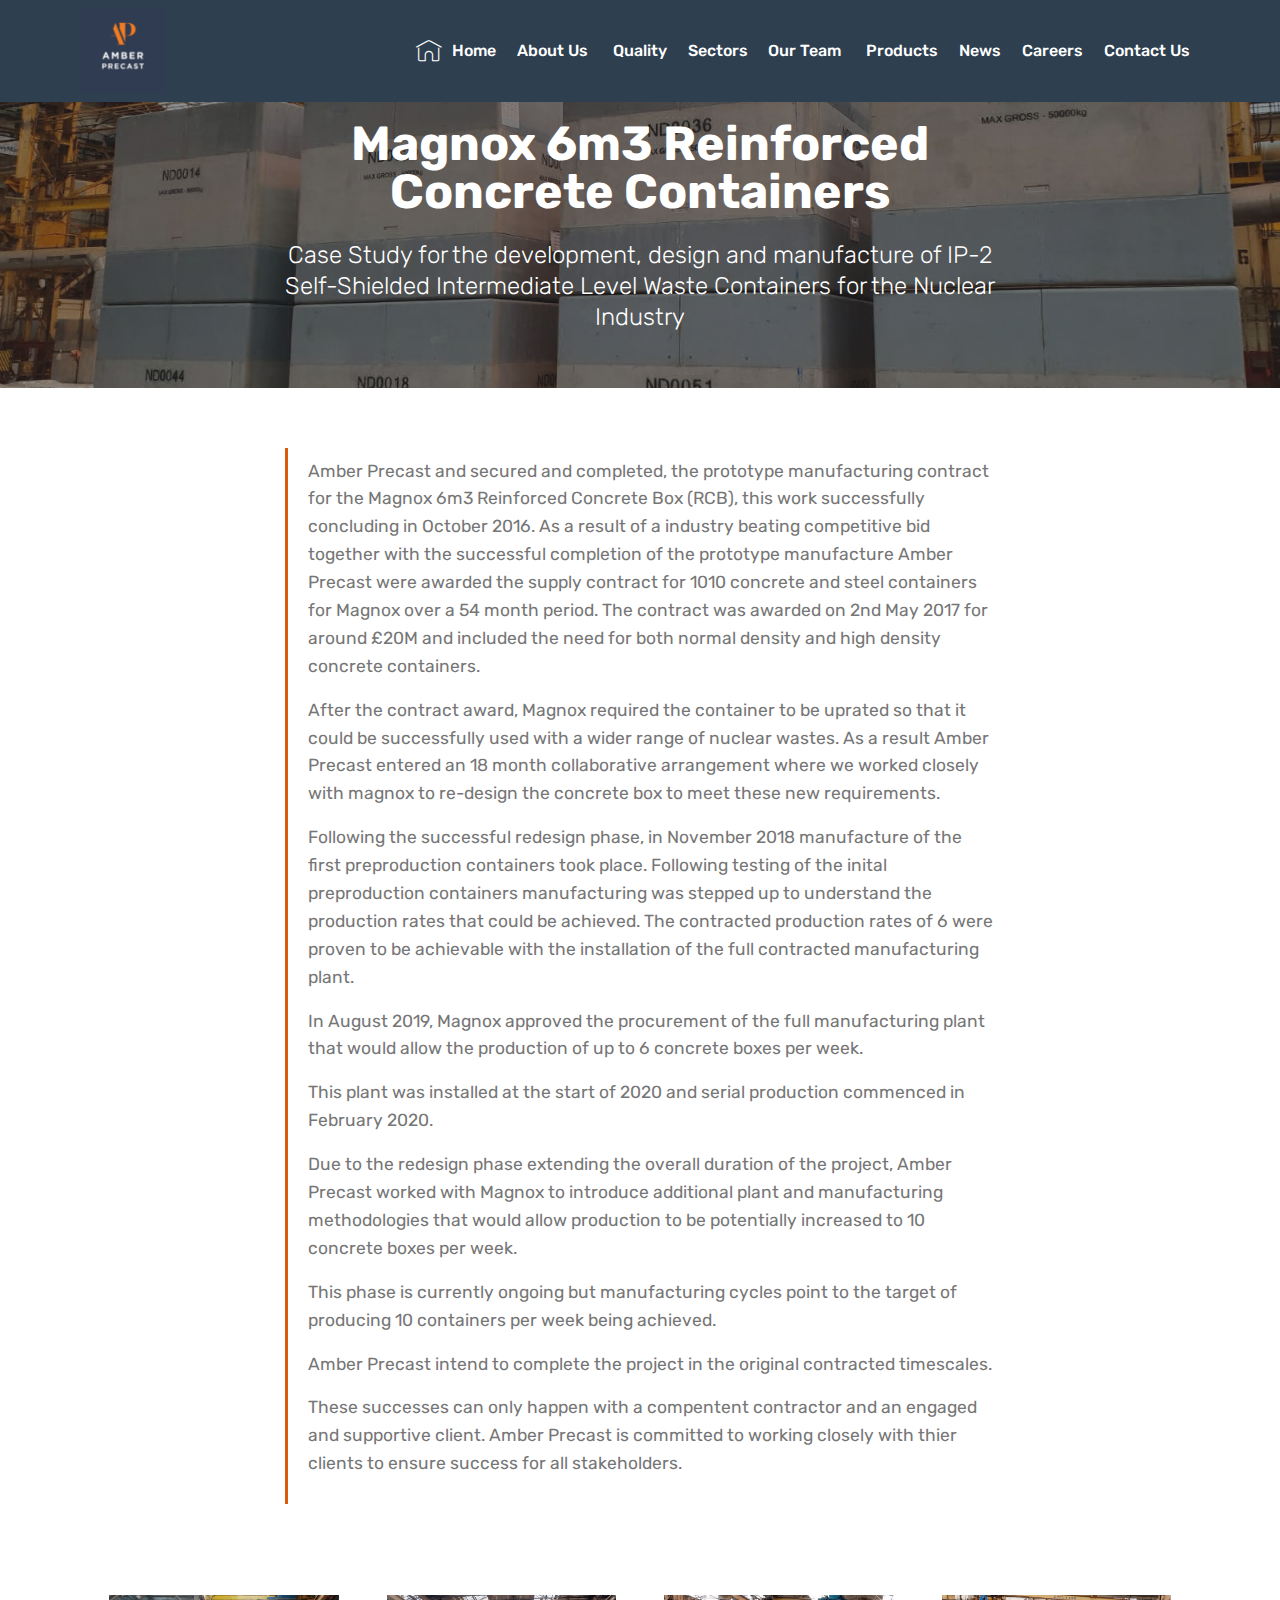
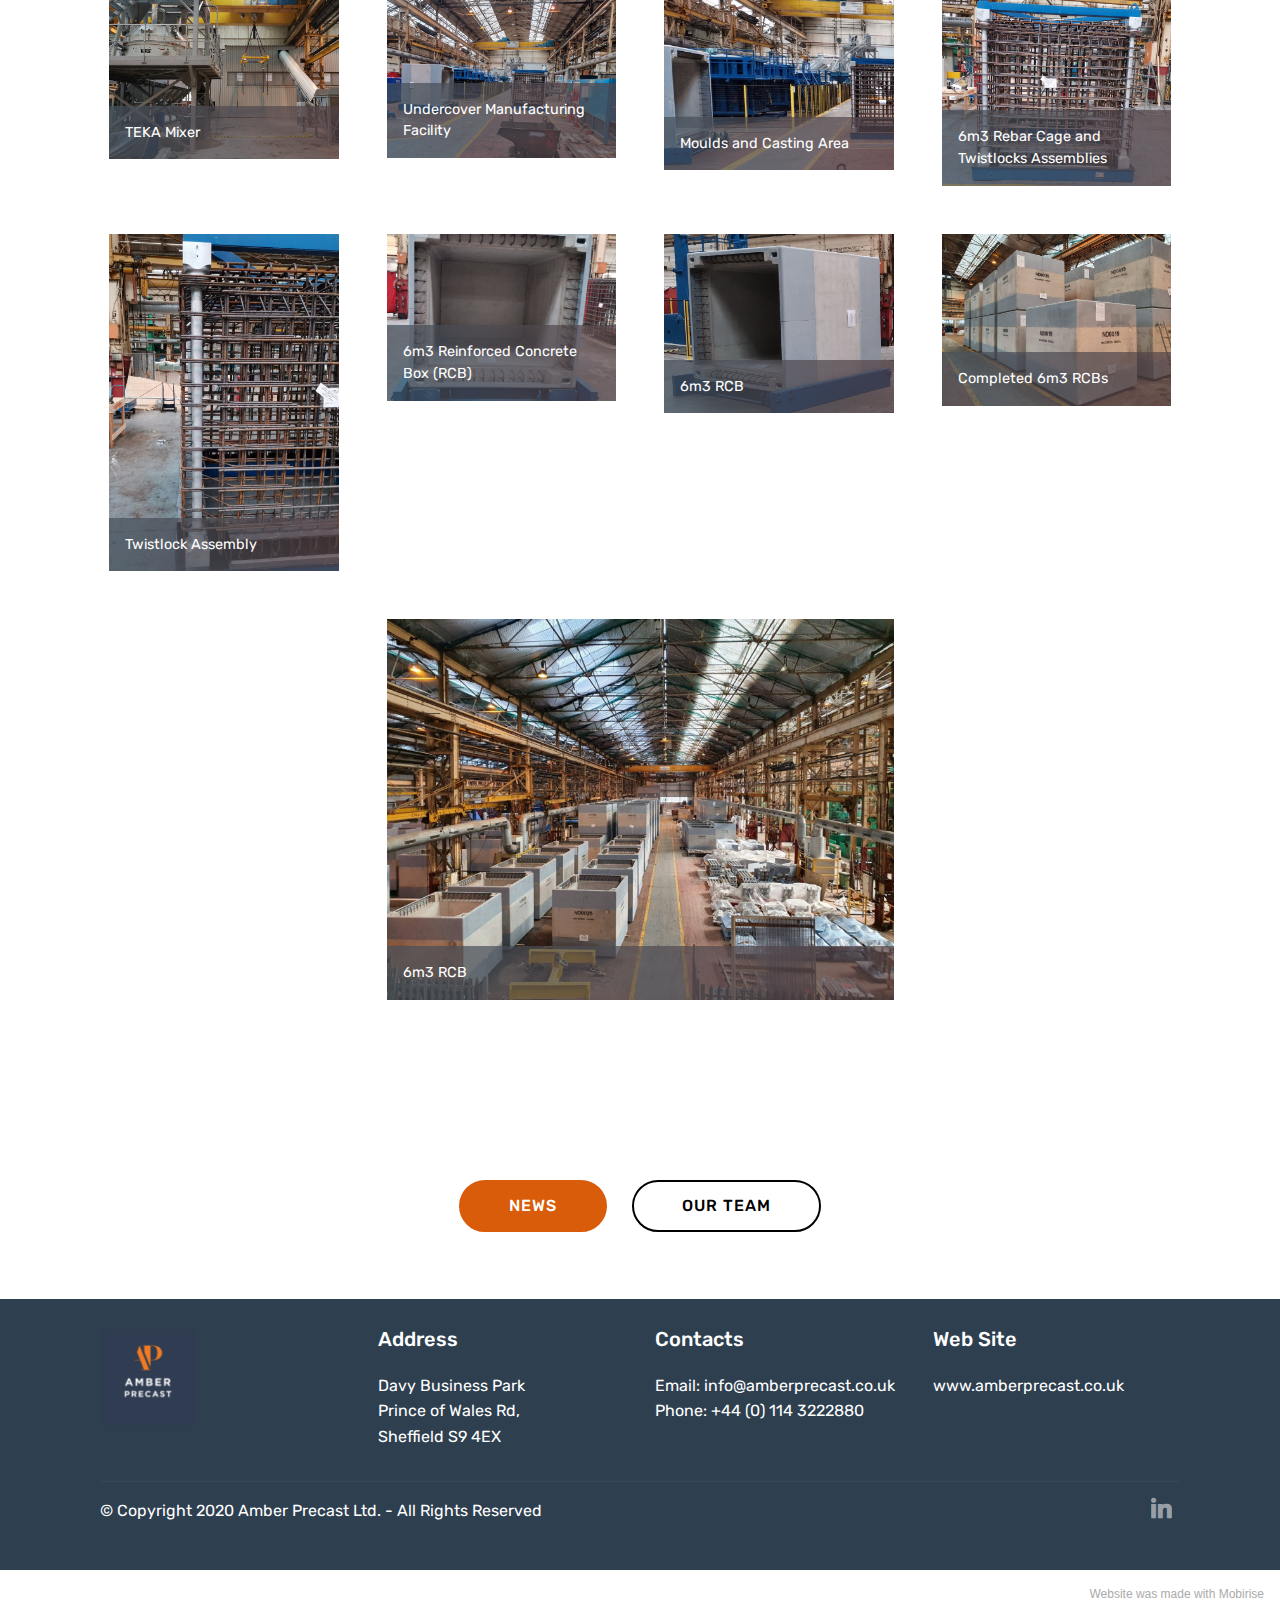
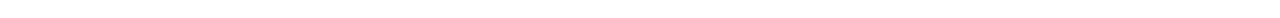
<file: page9.html>
<!DOCTYPE html>
<html  >
<head>
  <!-- Site made with Mobirise Website Builder v5.2.0, https://mobirise.com -->
  <meta charset="UTF-8">
  <meta http-equiv="X-UA-Compatible" content="IE=edge">
  <meta name="generator" content="Mobirise v5.2.0, mobirise.com">
  <meta name="viewport" content="width=device-width, initial-scale=1, minimum-scale=1">
  <link rel="shortcut icon" href="assets/images/apl-logo-2-no-group-174x174.png" type="image/x-icon">
  <meta name="description" content="Web Generator Description">
  
  
  <title>Case Study</title>
  <link rel="stylesheet" href="assets/web/assets/mobirise-icons/mobirise-icons.css">
  <link rel="stylesheet" href="assets/bootstrap/css/bootstrap.min.css">
  <link rel="stylesheet" href="assets/bootstrap/css/bootstrap-grid.min.css">
  <link rel="stylesheet" href="assets/bootstrap/css/bootstrap-reboot.min.css">
  <link rel="stylesheet" href="assets/tether/tether.min.css">
  <link rel="stylesheet" href="assets/dropdown/css/style.css">
  <link rel="stylesheet" href="assets/socicon/css/styles.css">
  <link rel="stylesheet" href="assets/theme/css/style.css">
  <link rel="stylesheet" href="assets/gallery/style.css">
  <link rel="preload" as="style" href="assets/mobirise/css/mbr-additional.css"><link rel="stylesheet" href="assets/mobirise/css/mbr-additional.css" type="text/css">
  
  
  
  
</head>
<body>
  
  <section class="menu cid-rN2h4ZeLfo" once="menu" id="menu1-1f">

    

    <nav class="navbar navbar-expand beta-menu navbar-dropdown align-items-center navbar-toggleable-sm">
        <button class="navbar-toggler navbar-toggler-right" type="button" data-toggle="collapse" data-target="#navbarSupportedContent" aria-controls="navbarSupportedContent" aria-expanded="false" aria-label="Toggle navigation">
            <div class="hamburger">
                <span></span>
                <span></span>
                <span></span>
                <span></span>
            </div>
        </button>
        <div class="menu-logo">
            <div class="navbar-brand">
                <span class="navbar-logo">
                    
                         <img src="assets/images/apl-logo-2-no-group-174x174.png" alt="APL" title="Amber Precast" style="height: 5.4rem;">
                    
                </span>
                
            </div>
        </div>
        <div class="collapse navbar-collapse" id="navbarSupportedContent">
            <ul class="navbar-nav nav-dropdown nav-right" data-app-modern-menu="true"><li class="nav-item">
                    <a class="nav-link link text-white display-4" href="index.html">
                        <span class="mbri-home mbr-iconfont mbr-iconfont-btn"></span>Home</a>
                </li>
                <li class="nav-item">
                    <a class="nav-link link text-white display-4" href="page2.html">
                        About Us&nbsp;</a>
                </li><li class="nav-item"><a class="nav-link link text-white display-4" href="page5.html">Quality</a></li><li class="nav-item"><a class="nav-link link text-white display-4" href="page3.html">Sectors</a></li><li class="nav-item"><a class="nav-link link text-white display-4" href="page8.html" aria-expanded="false">Our Team&nbsp;</a></li><li class="nav-item"><a class="nav-link link text-white display-4" href="page4.html">Products</a></li><li class="nav-item"><a class="nav-link link text-white display-4" href="page7.html">News</a></li><li class="nav-item"><a class="nav-link link text-white display-4" href="page12.html">Careers</a></li><li class="nav-item"><a class="nav-link link text-white display-4" href="page6.html">Contact Us</a></li></ul>
            
        </div>
    </nav>
</section>

<section class="mbr-section content5 cid-rNDF6KdwXh" id="content5-1h">

    

    <div class="mbr-overlay" style="opacity: 0.5; background-color: rgb(35, 35, 35);">
    </div>

    <div class="container">
        <div class="media-container-row">
            <div class="title col-12 col-md-8">
                <h2 class="align-center mbr-bold mbr-white pb-3 mbr-fonts-style display-2">
                    Magnox 6m3 Reinforced Concrete Containers</h2>
                <h3 class="mbr-section-subtitle align-center mbr-light mbr-white pb-3 mbr-fonts-style display-5">
                    Case Study for the development, design and manufacture of IP-2 Self-Shielded Intermediate Level Waste Containers for the Nuclear Industry</h3>
                
                
            </div>
        </div>
    </div>
</section>

<section class="mbr-section article content1 cid-rNDETQslgx" id="content2-1g">

     

    <div class="container">
        <div class="media-container-row">
            <div class="mbr-text col-12 col-md-8 mbr-fonts-style display-5">
                <blockquote><p><span style="font-style: normal;">Amber Precast and secured and completed, the prototype manufacturing contract for the Magnox 6m3 Reinforced Concrete Box (RCB), this work successfully concluding in October 2016. As a result of a industry beating competitive bid together with the successful completion of the  prototype manufacture Amber Precast were awarded the supply contract for 1010 concrete and steel containers for Magnox over a 54 month period. The contract was awarded on 2nd May 2017 for around £20M and included the need for both normal density and high density concrete containers. 
</span></p><p><span style="font-style: normal;">After the contract award, Magnox required the container to be uprated so that it could be successfully used with a wider range of nuclear wastes. As a result Amber Precast entered an 18 month collaborative arrangement where we worked closely with magnox to re-design the concrete box to meet these new requirements.
</span></p><p><span style="font-style: normal;">Following the successful redesign phase, in November 2018 manufacture of the first preproduction containers took place.  Following testing of the inital preproduction containers manufacturing was stepped up to understand the production rates that could be achieved. The contracted production rates of 6 were proven to be achievable with the installation of the full contracted manufacturing plant.
</span></p><p><span style="font-style: normal;">In August 2019, Magnox approved the procurement of the full manufacturing plant that would allow the production of up to 6 concrete boxes per week.
</span></p><p><span style="font-style: normal;">This plant was installed at the start of 2020 and serial production commenced in February 2020.
</span></p><p><span style="font-style: normal;">Due to the redesign phase extending the overall duration of the project, Amber Precast worked with Magnox to introduce additional plant and manufacturing methodologies that would allow production to be potentially increased to 10 concrete boxes per week. 
</span></p><p><span style="font-style: normal;">This phase is currently ongoing but manufacturing cycles point to the target of producing 10 containers per week being achieved.
</span></p><p><span style="font-style: normal;">Amber Precast intend to complete the project in the original contracted timescales.
</span></p><p><span style="font-style: normal;">These successes can only happen with a compentent contractor and an engaged and supportive client. Amber Precast is committed to working closely with thier clients to ensure success for all stakeholders.&nbsp;</span></p></blockquote>
            </div>
        </div>
    </div>
</section>

<section class="mbr-gallery mbr-slider-carousel cid-rNDUk2Stid" id="gallery4-1j">

    

    <div class="container">
        <div><!-- Gallery --><div class="gallery-row"><div class="mbr-gallery-layout-default"><div><div class="row-first row justify-content-center m-0"><div class="mbr-gallery-item col-lg-3 col-md-6 col-sm-12 p-4" data-video-url="false"><div href="#lb-gallery4-1j" data-slide-to="0" data-toggle="modal"><img src="assets/images/img-20181017-85142-2000x1500-800x573.jpeg" alt="" title=""><span class="icon-focus"></span><span class="mbr-gallery-title mbr-fonts-style display-7">TEKA Mixer&nbsp;</span></div></div><div class="mbr-gallery-item col-lg-3 col-md-6 col-sm-12 p-4" data-video-url="false"><div href="#lb-gallery4-1j" data-slide-to="1" data-toggle="modal"><img src="assets/images/img-20190814-113916-2000x1500-800x568.jpeg" alt="" title=""><span class="icon-focus"></span><span class="mbr-gallery-title mbr-fonts-style display-7">Undercover Manufacturing Facility</span></div></div><div class="mbr-gallery-item col-lg-3 col-md-6 col-sm-12 p-4" data-video-url="false"><div href="#lb-gallery4-1j" data-slide-to="2" data-toggle="modal"><img src="assets/images/img-20190814-114056-1920x1080-767x586.jpeg" alt="" title=""><span class="icon-focus"></span><span class="mbr-gallery-title mbr-fonts-style display-7">Moulds and Casting Area</span></div></div><div class="mbr-gallery-item col-lg-3 col-md-6 col-sm-12 p-4" data-video-url="false"><div href="#lb-gallery4-1j" data-slide-to="3" data-toggle="modal"><img src="assets/images/img-20190814-115009-2000x1500-800x664.jpeg" alt="" title=""><span class="icon-focus"></span><span class="mbr-gallery-title mbr-fonts-style display-7">6m3 Rebar Cage and Twistlocks Assemblies</span></div></div></div><div class="row-second row justify-content-center m-0"><div class="mbr-gallery-item col-lg-3 col-md-6 col-sm-12 p-4" data-video-url="false"><div href="#lb-gallery4-1j" data-slide-to="4" data-toggle="modal"><img src="assets/images/img-20190814-115018-2000x2667-800x1178.jpeg" alt="" title=""><span class="icon-focus"></span><span class="mbr-gallery-title mbr-fonts-style display-7">Twistlock Assembly</span></div></div><div class="mbr-gallery-item col-lg-3 col-md-6 col-sm-12 p-4" data-video-url="false"><div href="#lb-gallery4-1j" data-slide-to="5" data-toggle="modal"><img src="assets/images/img-20190814-114842-1920x1080-800x582.jpeg" alt="" title=""><span class="icon-focus"></span><span class="mbr-gallery-title mbr-fonts-style display-7">6m3 Reinforced Concrete Box (RCB)</span></div></div><div class="mbr-gallery-item col-lg-3 col-md-6 col-sm-12 p-4" data-video-url="false"><div href="#lb-gallery4-1j" data-slide-to="6" data-toggle="modal"><img src="assets/images/box-851x667-800x627-800x627.jpg" alt="" title=""><span class="icon-focus"></span><span class="mbr-gallery-title mbr-fonts-style display-7">6m3 RCB&nbsp;</span></div></div><div class="mbr-gallery-item col-lg-3 col-md-6 col-sm-12 p-4" data-video-url="false"><div href="#lb-gallery4-1j" data-slide-to="7" data-toggle="modal"><img src="assets/images/img-20200611-wa0001-1600x1200-800x600.jpg" alt="" title=""><span class="icon-focus"></span><span class="mbr-gallery-title mbr-fonts-style display-7">Completed 6m3 RCBs&nbsp;</span></div></div></div><div class="row-third row justify-content-center m-0"><div class="mbr-gallery-item col-lg-6 col-md-6 col-sm-12 p-4" data-video-url="false"><div href="#lb-gallery4-1j" data-slide-to="8" data-toggle="modal"><img src="assets/images/photo-of-boxes-in-warehouse-2000x1500-800x600.jpg" alt="" title=""><span class="icon-focus"></span><span class="mbr-gallery-title mbr-fonts-style display-7">6m3 RCB&nbsp;</span></div></div></div></div><div class="clearfix"></div></div></div><!-- Lightbox --><div data-app-prevent-settings="" class="mbr-slider modal fade carousel slide" tabindex="-1" data-keyboard="true" data-interval="false" id="lb-gallery4-1j"><div class="modal-dialog"><div class="modal-content"><div class="modal-body"><div class="carousel-inner"><div class="carousel-item"><img src="assets/images/img-20181017-85142-2000x1500.jpeg" alt="" title=""></div><div class="carousel-item"><img src="assets/images/img-20190814-113916-2000x1500.jpeg" alt="" title=""></div><div class="carousel-item"><img src="assets/images/img-20190814-114056-1920x1080.jpeg" alt="" title=""></div><div class="carousel-item"><img src="assets/images/img-20190814-115009-2000x1500.jpeg" alt="" title=""></div><div class="carousel-item"><img src="assets/images/img-20190814-115018-2000x2667.jpeg" alt="" title=""></div><div class="carousel-item"><img src="assets/images/img-20190814-114842-1920x1080.jpeg" alt="" title=""></div><div class="carousel-item"><img src="assets/images/box-851x667-800x627.jpg" alt="" title=""></div><div class="carousel-item"><img src="assets/images/img-20200611-wa0001-1600x1200.jpg" alt="" title=""></div><div class="carousel-item active"><img src="assets/images/photo-of-boxes-in-warehouse-2000x1500.jpg" alt="" title=""></div></div><a class="carousel-control carousel-control-prev" role="button" data-slide="prev" href="#lb-gallery4-1j"><span class="mbri-left mbr-iconfont" aria-hidden="true"></span><span class="sr-only">Previous</span></a><a class="carousel-control carousel-control-next" role="button" data-slide="next" href="#lb-gallery4-1j"><span class="mbri-right mbr-iconfont" aria-hidden="true"></span><span class="sr-only">Next</span></a><a class="close" href="#" role="button" data-dismiss="modal"><span class="sr-only">Close</span></a></div></div></div></div></div>
    </div>

</section>

<section class="mbr-section content8 cid-rPKms0oi7L" id="content8-27">

    

    <div class="container">
        <div class="media-container-row title">
            <div class="col-12 col-md-8">
                <div class="mbr-section-btn align-center"><a class="btn btn-primary display-4" href="page7.html">NEWS</a> <a class="btn btn-black-outline display-4" href="page8.html">OUR TEAM</a></div>
            </div>
        </div>
    </div>
</section>

<section class="cid-s5EdJ4pCtn" id="footer1-2u">

    

    

    <div class="container">
        <div class="media-container-row content text-white">
            <div class="col-12 col-md-3">
                <div class="media-wrap">
                    <a href="page6.html">
                        <img src="assets/images/apl-logo-2-no-group-194x194.png" alt="Mobirise" title="">
                    </a>
                </div>
            </div>
            <div class="col-12 col-md-3 mbr-fonts-style display-7">
                <h5 class="pb-3">
                    Address
                </h5>
                <p class="mbr-text">Davy Business Park<br>Prince of Wales Rd, <br>Sheffield S9 4EX</p>
            </div>
            <div class="col-12 col-md-3 mbr-fonts-style display-7">
                <h5 class="pb-3">
                    Contacts
                </h5>
                <p class="mbr-text">
                    Email: info@amberprecast.co.uk&nbsp;<br>Phone: +44 (0) 114 3222880&nbsp;<br><br></p>
            </div>
            <div class="col-12 col-md-3 mbr-fonts-style display-7">
                <h5 class="pb-3">Web Site</h5>
                <p class="mbr-text">www.amberprecast.co.uk</p>
            </div>
        </div>
        <div class="footer-lower">
            <div class="media-container-row">
                <div class="col-sm-12">
                    <hr>
                </div>
            </div>
            <div class="media-container-row mbr-white">
                <div class="col-sm-6 copyright">
                    <p class="mbr-text mbr-fonts-style display-7">
                        © Copyright 2020 Amber Precast Ltd. - All Rights Reserved
                    </p>
                </div>
                <div class="col-md-6">
                    <div class="social-list align-right">
                        <div class="soc-item">
                            <a href="https://www.linkedin.com/company/amber-precast-ltd" target="_blank">
                                <span class="mbr-iconfont mbr-iconfont-social socicon-linkedin socicon"></span>
                            </a>
                        </div>
                        
                        
                        
                        
                        
                    </div>
                </div>
            </div>
        </div>
    </div>
</section><section style="background-color: #fff; font-family: -apple-system, BlinkMacSystemFont, 'Segoe UI', 'Roboto', 'Helvetica Neue', Arial, sans-serif; color:#aaa; font-size:12px; padding: 0; align-items: center; display: flex;"><a href="https://mobirise.site/s" style="flex: 1 1; height: 3rem; padding-left: 1rem;"></a><p style="flex: 0 0 auto; margin:0; padding-right:1rem;">Website was <a href="https://mobirise.site/h" style="color:#aaa;">made with</a> Mobirise</p></section><script src="assets/web/assets/jquery/jquery.min.js"></script>  <script src="assets/popper/popper.min.js"></script>  <script src="assets/bootstrap/js/bootstrap.min.js"></script>  <script src="assets/tether/tether.min.js"></script>  <script src="assets/smoothscroll/smooth-scroll.js"></script>  <script src="assets/dropdown/js/nav-dropdown.js"></script>  <script src="assets/dropdown/js/navbar-dropdown.js"></script>  <script src="assets/touchswipe/jquery.touch-swipe.min.js"></script>  <script src="assets/masonry/masonry.pkgd.min.js"></script>  <script src="assets/imagesloaded/imagesloaded.pkgd.min.js"></script>  <script src="assets/bootstrapcarouselswipe/bootstrap-carousel-swipe.js"></script>  <script src="assets/vimeoplayer/jquery.mb.vimeo_player.js"></script>  <script src="assets/theme/js/script.js"></script>  <script src="assets/gallery/player.min.js"></script>  <script src="assets/gallery/script.js"></script>  <script src="assets/slidervideo/script.js"></script>  
  
  
</body>
</html>
</file>
<file: assets/web/assets/mobirise-icons/mobirise-icons.css>
@font-face {
  font-family: 'MobiriseIcons';
  src:  url('mobirise-icons.eot?spat4u');
  src:  url('mobirise-icons.eot?spat4u#iefix') format('embedded-opentype'),
    url('mobirise-icons.ttf?spat4u') format('truetype'),
    url('mobirise-icons.woff?spat4u') format('woff'),
    url('mobirise-icons.svg?spat4u#MobiriseIcons') format('svg');
  font-weight: normal;
  font-style: normal;
  font-display: swap;
}

[class^="mbri-"], [class*=" mbri-"] {
  /* use !important to prevent issues with browser extensions that change fonts */
  font-family: MobiriseIcons !important;
  speak: none;
  font-style: normal;
  font-weight: normal;
  font-variant: normal;
  text-transform: none;
  line-height: 1;

  /* Better Font Rendering =========== */
  -webkit-font-smoothing: antialiased;
  -moz-osx-font-smoothing: grayscale;
}

.mbri-add-submenu:before {
  content: "\e900";
}
.mbri-alert:before {
  content: "\e901";
}
.mbri-align-center:before {
  content: "\e902";
}
.mbri-align-justify:before {
  content: "\e903";
}
.mbri-align-left:before {
  content: "\e904";
}
.mbri-align-right:before {
  content: "\e905";
}
.mbri-android:before {
  content: "\e906";
}
.mbri-apple:before {
  content: "\e907";
}
.mbri-arrow-down:before {
  content: "\e908";
}
.mbri-arrow-next:before {
  content: "\e909";
}
.mbri-arrow-prev:before {
  content: "\e90a";
}
.mbri-arrow-up:before {
  content: "\e90b";
}
.mbri-bold:before {
  content: "\e90c";
}
.mbri-bookmark:before {
  content: "\e90d";
}
.mbri-bootstrap:before {
  content: "\e90e";
}
.mbri-briefcase:before {
  content: "\e90f";
}
.mbri-browse:before {
  content: "\e910";
}
.mbri-bulleted-list:before {
  content: "\e911";
}
.mbri-calendar:before {
  content: "\e912";
}
.mbri-camera:before {
  content: "\e913";
}
.mbri-cart-add:before {
  content: "\e914";
}
.mbri-cart-full:before {
  content: "\e915";
}
.mbri-cash:before {
  content: "\e916";
}
.mbri-change-style:before {
  content: "\e917";
}
.mbri-chat:before {
  content: "\e918";
}
.mbri-clock:before {
  content: "\e919";
}
.mbri-close:before {
  content: "\e91a";
}
.mbri-cloud:before {
  content: "\e91b";
}
.mbri-code:before {
  content: "\e91c";
}
.mbri-contact-form:before {
  content: "\e91d";
}
.mbri-credit-card:before {
  content: "\e91e";
}
.mbri-cursor-click:before {
  content: "\e91f";
}
.mbri-cust-feedback:before {
  content: "\e920";
}
.mbri-database:before {
  content: "\e921";
}
.mbri-delivery:before {
  content: "\e922";
}
.mbri-desktop:before {
  content: "\e923";
}
.mbri-devices:before {
  content: "\e924";
}
.mbri-down:before {
  content: "\e925";
}
.mbri-download:before {
  content: "\e989";
}
.mbri-drag-n-drop:before {
  content: "\e927";
}
.mbri-drag-n-drop2:before {
  content: "\e928";
}
.mbri-edit:before {
  content: "\e929";
}
.mbri-edit2:before {
  content: "\e92a";
}
.mbri-error:before {
  content: "\e92b";
}
.mbri-extension:before {
  content: "\e92c";
}
.mbri-features:before {
  content: "\e92d";
}
.mbri-file:before {
  content: "\e92e";
}
.mbri-flag:before {
  content: "\e92f";
}
.mbri-folder:before {
  content: "\e930";
}
.mbri-gift:before {
  content: "\e931";
}
.mbri-github:before {
  content: "\e932";
}
.mbri-globe:before {
  content: "\e933";
}
.mbri-globe-2:before {
  content: "\e934";
}
.mbri-growing-chart:before {
  content: "\e935";
}
.mbri-hearth:before {
  content: "\e936";
}
.mbri-help:before {
  content: "\e937";
}
.mbri-home:before {
  content: "\e938";
}
.mbri-hot-cup:before {
  content: "\e939";
}
.mbri-idea:before {
  content: "\e93a";
}
.mbri-image-gallery:before {
  content: "\e93b";
}
.mbri-image-slider:before {
  content: "\e93c";
}
.mbri-info:before {
  content: "\e93d";
}
.mbri-italic:before {
  content: "\e93e";
}
.mbri-key:before {
  content: "\e93f";
}
.mbri-laptop:before {
  content: "\e940";
}
.mbri-layers:before {
  content: "\e941";
}
.mbri-left-right:before {
  content: "\e942";
}
.mbri-left:before {
  content: "\e943";
}
.mbri-letter:before {
  content: "\e944";
}
.mbri-like:before {
  content: "\e945";
}
.mbri-link:before {
  content: "\e946";
}
.mbri-lock:before {
  content: "\e947";
}
.mbri-login:before {
  content: "\e948";
}
.mbri-logout:before {
  content: "\e949";
}
.mbri-magic-stick:before {
  content: "\e94a";
}
.mbri-map-pin:before {
  content: "\e94b";
}
.mbri-menu:before {
  content: "\e94c";
}
.mbri-mobile:before {
  content: "\e94d";
}
.mbri-mobile2:before {
  content: "\e94e";
}
.mbri-mobirise:before {
  content: "\e94f";
}
.mbri-more-horizontal:before {
  content: "\e950";
}
.mbri-more-vertical:before {
  content: "\e951";
}
.mbri-music:before {
  content: "\e952";
}
.mbri-new-file:before {
  content: "\e953";
}
.mbri-numbered-list:before {
  content: "\e954";
}
.mbri-opened-folder:before {
  content: "\e955";
}
.mbri-pages:before {
  content: "\e956";
}
.mbri-paper-plane:before {
  content: "\e957";
}
.mbri-paperclip:before {
  content: "\e958";
}
.mbri-photo:before {
  content: "\e959";
}
.mbri-photos:before {
  content: "\e95a";
}
.mbri-pin:before {
  content: "\e95b";
}
.mbri-play:before {
  content: "\e95c";
}
.mbri-plus:before {
  content: "\e95d";
}
.mbri-preview:before {
  content: "\e95e";
}
.mbri-print:before {
  content: "\e95f";
}
.mbri-protect:before {
  content: "\e960";
}
.mbri-question:before {
  content: "\e961";
}
.mbri-quote-left:before {
  content: "\e962";
}
.mbri-quote-right:before {
  content: "\e963";
}
.mbri-refresh:before {
  content: "\e964";
}
.mbri-responsive:before {
  content: "\e965";
}
.mbri-right:before {
  content: "\e966";
}
.mbri-rocket:before {
  content: "\e967";
}
.mbri-sad-face:before {
  content: "\e968";
}
.mbri-sale:before {
  content: "\e969";
}
.mbri-save:before {
  content: "\e96a";
}
.mbri-search:before {
  content: "\e96b";
}
.mbri-setting:before {
  content: "\e96c";
}
.mbri-setting2:before {
  content: "\e96d";
}
.mbri-setting3:before {
  content: "\e96e";
}
.mbri-share:before {
  content: "\e96f";
}
.mbri-shopping-bag:before {
  content: "\e970";
}
.mbri-shopping-basket:before {
  content: "\e971";
}
.mbri-shopping-cart:before {
  content: "\e972";
}
.mbri-sites:before {
  content: "\e973";
}
.mbri-smile-face:before {
  content: "\e974";
}
.mbri-speed:before {
  content: "\e975";
}
.mbri-star:before {
  content: "\e976";
}
.mbri-success:before {
  content: "\e977";
}
.mbri-sun:before {
  content: "\e978";
}
.mbri-sun2:before {
  content: "\e979";
}
.mbri-tablet:before {
  content: "\e97a";
}
.mbri-tablet-vertical:before {
  content: "\e97b";
}
.mbri-target:before {
  content: "\e97c";
}
.mbri-timer:before {
  content: "\e97d";
}
.mbri-to-ftp:before {
  content: "\e97e";
}
.mbri-to-local-drive:before {
  content: "\e97f";
}
.mbri-touch-swipe:before {
  content: "\e980";
}
.mbri-touch:before {
  content: "\e981";
}
.mbri-trash:before {
  content: "\e982";
}
.mbri-underline:before {
  content: "\e983";
}
.mbri-unlink:before {
  content: "\e984";
}
.mbri-unlock:before {
  content: "\e985";
}
.mbri-up-down:before {
  content: "\e986";
}
.mbri-up:before {
  content: "\e987";
}
.mbri-update:before {
  content: "\e988";
}
.mbri-upload:before {
 content: "\e926"; 
}
.mbri-user:before {
  content: "\e98a";
}
.mbri-user2:before {
  content: "\e98b";
}
.mbri-users:before {
  content: "\e98c";
}
.mbri-video:before {
  content: "\e98d";
}
.mbri-video-play:before {
  content: "\e98e";
}
.mbri-watch:before {
  content: "\e98f";
}
.mbri-website-theme:before {
  content: "\e990";
}
.mbri-wifi:before {
  content: "\e991";
}
.mbri-windows:before {
  content: "\e992";
}
.mbri-zoom-out:before {
  content: "\e993";
}
.mbri-redo:before {
  content: "\e994";
}
.mbri-undo:before {
  content: "\e995";
}
</file>
<file: assets/dropdown/css/style.css>
.navbar-dropdown {
  left: 0;
  padding: 0;
  position: absolute;
  right: 0;
  top: 0;
  transition: all 0.45s ease;
  z-index: 1030;
  background: #282828; }
  .navbar-dropdown .navbar-logo {
    margin-right: 0.8rem;
    transition: margin 0.3s ease-in-out;
    vertical-align: middle; }
    .navbar-dropdown .navbar-logo img {
      height: 3.125rem;
      transition: all 0.3s ease-in-out; }
    .navbar-dropdown .navbar-logo.mbr-iconfont {
      font-size: 3.125rem;
      line-height: 3.125rem; }
  .navbar-dropdown .navbar-caption {
    font-weight: 700;
    white-space: normal;
    vertical-align: -4px;
    line-height: 3.125rem !important; }
    .navbar-dropdown .navbar-caption, .navbar-dropdown .navbar-caption:hover {
      color: inherit;
      text-decoration: none; }
  .navbar-dropdown .mbr-iconfont + .navbar-caption {
    vertical-align: -1px; }
  .navbar-dropdown.navbar-fixed-top {
    position: fixed; }
  .navbar-dropdown .navbar-brand span {
    vertical-align: -4px; }
  .navbar-dropdown.bg-color.transparent {
    background: none; }
  .navbar-dropdown.navbar-short .navbar-brand {
    padding: 0.625rem 0; }
    .navbar-dropdown.navbar-short .navbar-brand span {
      vertical-align: -1px; }
  .navbar-dropdown.navbar-short .navbar-caption {
    line-height: 2.375rem !important;
    vertical-align: -2px; }
  .navbar-dropdown.navbar-short .navbar-logo {
    margin-right: 0.5rem; }
    .navbar-dropdown.navbar-short .navbar-logo img {
      height: 2.375rem; }
    .navbar-dropdown.navbar-short .navbar-logo.mbr-iconfont {
      font-size: 2.375rem;
      line-height: 2.375rem; }
  .navbar-dropdown.navbar-short .mbr-table-cell {
    height: 3.625rem; }
  .navbar-dropdown .navbar-close {
    left: 0.6875rem;
    position: fixed;
    top: 0.75rem;
    z-index: 1000; }
  .navbar-dropdown .hamburger-icon {
    content: "";
    display: inline-block;
    vertical-align: middle;
    width: 16px;
    -webkit-box-shadow: 0 -6px 0 1px #282828,0 0 0 1px #282828,0 6px 0 1px #282828;
    -moz-box-shadow: 0 -6px 0 1px #282828,0 0 0 1px #282828,0 6px 0 1px #282828;
    box-shadow: 0 -6px 0 1px #282828,0 0 0 1px #282828,0 6px 0 1px #282828; }

.dropdown-menu .dropdown-toggle[data-toggle="dropdown-submenu"]::after {
  border-bottom: 0.35em solid transparent;
  border-left: 0.35em solid;
  border-right: 0;
  border-top: 0.35em solid transparent;
  margin-left: 0.3rem; }

.dropdown-menu .dropdown-item:focus {
  outline: 0; }

.nav-dropdown {
  font-size: 0.75rem;
  font-weight: 500;
  height: auto !important; }
  .nav-dropdown .nav-btn {
    padding-left: 1rem; }
  .nav-dropdown .link {
    margin: .667em 1.667em;
    font-weight: 500;
    padding: 0;
    transition: color .2s ease-in-out; }
    .nav-dropdown .link.dropdown-toggle {
      margin-right: 2.583em; }
      .nav-dropdown .link.dropdown-toggle::after {
        margin-left: .25rem;
        border-top: 0.35em solid;
        border-right: 0.35em solid transparent;
        border-left: 0.35em solid transparent;
        border-bottom: 0; }
      .nav-dropdown .link.dropdown-toggle[aria-expanded="true"] {
        margin: 0;
        padding: 0.667em 3.263em  0.667em 1.667em; }
  .nav-dropdown .link::after,
  .nav-dropdown .dropdown-item::after {
    color: inherit; }
  .nav-dropdown .btn {
    font-size: 0.75rem;
    font-weight: 700;
    letter-spacing: 0;
    margin-bottom: 0;
    padding-left: 1.25rem;
    padding-right: 1.25rem; }
  .nav-dropdown .dropdown-menu {
    border-radius: 0;
    border: 0;
    left: 0;
    margin: 0;
    padding-bottom: 1.25rem;
    padding-top: 1.25rem;
    position: relative; }
  .nav-dropdown .dropdown-submenu {
    margin-left: 0.125rem;
    top: 0; }
  .nav-dropdown .dropdown-item {
    font-weight: 500;
    line-height: 2;
    padding: 0.3846em 4.615em 0.3846em 1.5385em;
    position: relative;
    transition: color .2s ease-in-out, background-color .2s ease-in-out; }
    .nav-dropdown .dropdown-item::after {
      margin-top: -0.3077em;
      position: absolute;
      right: 1.1538em;
      top: 50%; }
    .nav-dropdown .dropdown-item:focus, .nav-dropdown .dropdown-item:hover {
      background: none; }

@media (max-width: 767px) {
  .nav-dropdown.navbar-toggleable-sm {
    bottom: 0;
    display: none;
    left: 0;
    overflow-x: hidden;
    position: fixed;
    top: 0;
    transform: translateX(-100%);
    -ms-transform: translateX(-100%);
    -webkit-transform: translateX(-100%);
    width: 18.75rem;
    z-index: 999; } }
.nav-dropdown.navbar-toggleable-xl {
  bottom: 0;
  display: none;
  left: 0;
  overflow-x: hidden;
  position: fixed;
  top: 0;
  transform: translateX(-100%);
  -ms-transform: translateX(-100%);
  -webkit-transform: translateX(-100%);
  width: 18.75rem;
  z-index: 999; }

.nav-dropdown-sm {
  display: block !important;
  overflow-x: hidden;
  overflow: auto;
  padding-top: 3.875rem; }
  .nav-dropdown-sm::after {
    content: "";
    display: block;
    height: 3rem;
    width: 100%; }
  .nav-dropdown-sm.collapse.in ~ .navbar-close {
    display: block !important; }
  .nav-dropdown-sm.collapsing, .nav-dropdown-sm.collapse.in {
    transform: translateX(0);
    -ms-transform: translateX(0);
    -webkit-transform: translateX(0);
    transition: all 0.25s ease-out;
    -webkit-transition: all 0.25s ease-out;
    background: #282828; }
  .nav-dropdown-sm.collapsing[aria-expanded="false"] {
    transform: translateX(-100%);
    -ms-transform: translateX(-100%);
    -webkit-transform: translateX(-100%); }
  .nav-dropdown-sm .nav-item {
    display: block;
    margin-left: 0 !important;
    padding-left: 0; }
  .nav-dropdown-sm .link,
  .nav-dropdown-sm .dropdown-item {
    border-top: 1px dotted rgba(255, 255, 255, 0.1);
    font-size: 0.8125rem;
    line-height: 1.6;
    margin: 0 !important;
    padding: 0.875rem 2.4rem 0.875rem 1.5625rem !important;
    position: relative;
    white-space: normal; }
    .nav-dropdown-sm .link:focus, .nav-dropdown-sm .link:hover,
    .nav-dropdown-sm .dropdown-item:focus,
    .nav-dropdown-sm .dropdown-item:hover {
      background: rgba(0, 0, 0, 0.2) !important;
      color: #c0a375; }
  .nav-dropdown-sm .nav-btn {
    position: relative;
    padding: 1.5625rem 1.5625rem 0 1.5625rem; }
    .nav-dropdown-sm .nav-btn::before {
      border-top: 1px dotted rgba(255, 255, 255, 0.1);
      content: "";
      left: 0;
      position: absolute;
      top: 0;
      width: 100%; }
    .nav-dropdown-sm .nav-btn + .nav-btn {
      padding-top: 0.625rem; }
      .nav-dropdown-sm .nav-btn + .nav-btn::before {
        display: none; }
  .nav-dropdown-sm .btn {
    padding: 0.625rem 0; }
  .nav-dropdown-sm .dropdown-toggle[data-toggle="dropdown-submenu"]::after {
    margin-left: .25rem;
    border-top: 0.35em solid;
    border-right: 0.35em solid transparent;
    border-left: 0.35em solid transparent;
    border-bottom: 0; }
  .nav-dropdown-sm .dropdown-toggle[data-toggle="dropdown-submenu"][aria-expanded="true"]::after {
    border-top: 0;
    border-right: 0.35em solid transparent;
    border-left: 0.35em solid transparent;
    border-bottom: 0.35em solid; }
  .nav-dropdown-sm .dropdown-menu {
    margin: 0;
    padding: 0;
    position: relative;
    top: 0;
    left: 0;
    width: 100%;
    border: 0;
    float: none;
    border-radius: 0;
    background: none; }
  .nav-dropdown-sm .dropdown-submenu {
    left: 100%;
    margin-left: 0.125rem;
    margin-top: -1.25rem;
    top: 0; }

.navbar-toggleable-sm .nav-dropdown .dropdown-menu {
  position: absolute; }

.navbar-toggleable-sm .nav-dropdown .dropdown-submenu {
  left: 100%;
  margin-left: 0.125rem;
  margin-top: -1.25rem;
  top: 0; }

.navbar-toggleable-sm.opened .nav-dropdown .dropdown-menu {
  position: relative; }

.navbar-toggleable-sm.opened .nav-dropdown .dropdown-submenu {
  left: 0;
  margin-left: 00rem;
  margin-top: 0rem;
  top: 0; }

.is-builder .nav-dropdown.collapsing {
  transition: none !important; }

/*# sourceMappingURL=style.css.map */
</file>
<file: assets/socicon/css/styles.css>
@charset "UTF-8";

@font-face {
  font-family: 'Socicon';
  src:  url('../fonts/socicon.eot');
  src:  url('../fonts/socicon.eot?#iefix') format('embedded-opentype'),
    url('../fonts/socicon.woff2') format('woff2'),
    url('../fonts/socicon.ttf') format('truetype'),
    url('../fonts/socicon.woff') format('woff'),
    url('../fonts/socicon.svg#socicon') format('svg');
  font-weight: normal;
  font-style: normal;
}

[data-icon]:before {
  font-family: "socicon" !important;
  content: attr(data-icon);
  font-style: normal !important;
  font-weight: normal !important;
  font-variant: normal !important;
  text-transform: none !important;
  speak: none;
  line-height: 1;
  -webkit-font-smoothing: antialiased;
  -moz-osx-font-smoothing: grayscale;
}

[class^="socicon-"], [class*=" socicon-"] {
  /* use !important to prevent issues with browser extensions that change fonts */
  font-family: 'Socicon' !important;
  speak: none;
  font-style: normal;
  font-weight: normal;
  font-variant: normal;
  text-transform: none;
  line-height: 1;

  /* Better Font Rendering =========== */
  -webkit-font-smoothing: antialiased;
  -moz-osx-font-smoothing: grayscale;
}

.socicon-eitaa:before {
  content: "\e97c";
}
.socicon-soroush:before {
  content: "\e97d";
}
.socicon-bale:before {
  content: "\e97e";
}
.socicon-zazzle:before {
  content: "\e97b";
}
.socicon-society6:before {
  content: "\e97a";
}
.socicon-redbubble:before {
  content: "\e979";
}
.socicon-avvo:before {
  content: "\e978";
}
.socicon-stitcher:before {
  content: "\e977";
}
.socicon-googlehangouts:before {
  content: "\e974";
}
.socicon-dlive:before {
  content: "\e975";
}
.socicon-vsco:before {
  content: "\e976";
}
.socicon-flipboard:before {
  content: "\e973";
}
.socicon-ubuntu:before {
  content: "\e958";
}
.socicon-artstation:before {
  content: "\e959";
}
.socicon-invision:before {
  content: "\e95a";
}
.socicon-torial:before {
  content: "\e95b";
}
.socicon-collectorz:before {
  content: "\e95c";
}
.socicon-seenthis:before {
  content: "\e95d";
}
.socicon-googleplaymusic:before {
  content: "\e95e";
}
.socicon-debian:before {
  content: "\e95f";
}
.socicon-filmfreeway:before {
  content: "\e960";
}
.socicon-gnome:before {
  content: "\e961";
}
.socicon-itchio:before {
  content: "\e962";
}
.socicon-jamendo:before {
  content: "\e963";
}
.socicon-mix:before {
  content: "\e964";
}
.socicon-sharepoint:before {
  content: "\e965";
}
.socicon-tinder:before {
  content: "\e966";
}
.socicon-windguru:before {
  content: "\e967";
}
.socicon-cdbaby:before {
  content: "\e968";
}
.socicon-elementaryos:before {
  content: "\e969";
}
.socicon-stage32:before {
  content: "\e96a";
}
.socicon-tiktok:before {
  content: "\e96b";
}
.socicon-gitter:before {
  content: "\e96c";
}
.socicon-letterboxd:before {
  content: "\e96d";
}
.socicon-threema:before {
  content: "\e96e";
}
.socicon-splice:before {
  content: "\e96f";
}
.socicon-metapop:before {
  content: "\e970";
}
.socicon-naver:before {
  content: "\e971";
}
.socicon-remote:before {
  content: "\e972";
}
.socicon-internet:before {
  content: "\e957";
}
.socicon-moddb:before {
  content: "\e94b";
}
.socicon-indiedb:before {
  content: "\e94c";
}
.socicon-traxsource:before {
  content: "\e94d";
}
.socicon-gamefor:before {
  content: "\e94e";
}
.socicon-pixiv:before {
  content: "\e94f";
}
.socicon-myanimelist:before {
  content: "\e950";
}
.socicon-blackberry:before {
  content: "\e951";
}
.socicon-wickr:before {
  content: "\e952";
}
.socicon-spip:before {
  content: "\e953";
}
.socicon-napster:before {
  content: "\e954";
}
.socicon-beatport:before {
  content: "\e955";
}
.socicon-hackerone:before {
  content: "\e956";
}
.socicon-hackernews:before {
  content: "\e946";
}
.socicon-smashwords:before {
  content: "\e947";
}
.socicon-kobo:before {
  content: "\e948";
}
.socicon-bookbub:before {
  content: "\e949";
}
.socicon-mailru:before {
  content: "\e94a";
}
.socicon-gitlab:before {
  content: "\e945";
}
.socicon-instructables:before {
  content: "\e944";
}
.socicon-portfolio:before {
  content: "\e943";
}
.socicon-codered:before {
  content: "\e940";
}
.socicon-origin:before {
  content: "\e941";
}
.socicon-nextdoor:before {
  content: "\e942";
}
.socicon-udemy:before {
  content: "\e93f";
}
.socicon-livemaster:before {
  content: "\e93e";
}
.socicon-crunchbase:before {
  content: "\e93b";
}
.socicon-homefy:before {
  content: "\e93c";
}
.socicon-calendly:before {
  content: "\e93d";
}
.socicon-realtor:before {
  content: "\e90f";
}
.socicon-tidal:before {
  content: "\e910";
}
.socicon-qobuz:before {
  content: "\e911";
}
.socicon-natgeo:before {
  content: "\e912";
}
.socicon-mastodon:before {
  content: "\e913";
}
.socicon-unsplash:before {
  content: "\e914";
}
.socicon-homeadvisor:before {
  content: "\e915";
}
.socicon-angieslist:before {
  content: "\e916";
}
.socicon-codepen:before {
  content: "\e917";
}
.socicon-slack:before {
  content: "\e918";
}
.socicon-openaigym:before {
  content: "\e919";
}
.socicon-logmein:before {
  content: "\e91a";
}
.socicon-fiverr:before {
  content: "\e91b";
}
.socicon-gotomeeting:before {
  content: "\e91c";
}
.socicon-aliexpress:before {
  content: "\e91d";
}
.socicon-guru:before {
  content: "\e91e";
}
.socicon-appstore:before {
  content: "\e91f";
}
.socicon-homes:before {
  content: "\e920";
}
.socicon-zoom:before {
  content: "\e921";
}
.socicon-alibaba:before {
  content: "\e922";
}
.socicon-craigslist:before {
  content: "\e923";
}
.socicon-wix:before {
  content: "\e924";
}
.socicon-redfin:before {
  content: "\e925";
}
.socicon-googlecalendar:before {
  content: "\e926";
}
.socicon-shopify:before {
  content: "\e927";
}
.socicon-freelancer:before {
  content: "\e928";
}
.socicon-seedrs:before {
  content: "\e929";
}
.socicon-bing:before {
  content: "\e92a";
}
.socicon-doodle:before {
  content: "\e92b";
}
.socicon-bonanza:before {
  content: "\e92c";
}
.socicon-squarespace:before {
  content: "\e92d";
}
.socicon-toptal:before {
  content: "\e92e";
}
.socicon-gust:before {
  content: "\e92f";
}
.socicon-ask:before {
  content: "\e930";
}
.socicon-trulia:before {
  content: "\e931";
}
.socicon-loomly:before {
  content: "\e932";
}
.socicon-ghost:before {
  content: "\e933";
}
.socicon-upwork:before {
  content: "\e934";
}
.socicon-fundable:before {
  content: "\e935";
}
.socicon-booking:before {
  content: "\e936";
}
.socicon-googlemaps:before {
  content: "\e937";
}
.socicon-zillow:before {
  content: "\e938";
}
.socicon-niconico:before {
  content: "\e939";
}
.socicon-toneden:before {
  content: "\e93a";
}
.socicon-augment:before {
  content: "\e908";
}
.socicon-bitbucket:before {
  content: "\e909";
}
.socicon-fyuse:before {
  content: "\e90a";
}
.socicon-yt-gaming:before {
  content: "\e90b";
}
.socicon-sketchfab:before {
  content: "\e90c";
}
.socicon-mobcrush:before {
  content: "\e90d";
}
.socicon-microsoft:before {
  content: "\e90e";
}
.socicon-pandora:before {
  content: "\e907";
}
.socicon-messenger:before {
  content: "\e906";
}
.socicon-gamewisp:before {
  content: "\e905";
}
.socicon-bloglovin:before {
  content: "\e904";
}
.socicon-tunein:before {
  content: "\e903";
}
.socicon-gamejolt:before {
  content: "\e901";
}
.socicon-trello:before {
  content: "\e902";
}
.socicon-spreadshirt:before {
  content: "\e900";
}
.socicon-500px:before {
  content: "\e000";
}
.socicon-8tracks:before {
  content: "\e001";
}
.socicon-airbnb:before {
  content: "\e002";
}
.socicon-alliance:before {
  content: "\e003";
}
.socicon-amazon:before {
  content: "\e004";
}
.socicon-amplement:before {
  content: "\e005";
}
.socicon-android:before {
  content: "\e006";
}
.socicon-angellist:before {
  content: "\e007";
}
.socicon-apple:before {
  content: "\e008";
}
.socicon-appnet:before {
  content: "\e009";
}
.socicon-baidu:before {
  content: "\e00a";
}
.socicon-bandcamp:before {
  content: "\e00b";
}
.socicon-battlenet:before {
  content: "\e00c";
}
.socicon-mixer:before {
  content: "\e00d";
}
.socicon-bebee:before {
  content: "\e00e";
}
.socicon-bebo:before {
  content: "\e00f";
}
.socicon-behance:before {
  content: "\e010";
}
.socicon-blizzard:before {
  content: "\e011";
}
.socicon-blogger:before {
  content: "\e012";
}
.socicon-buffer:before {
  content: "\e013";
}
.socicon-chrome:before {
  content: "\e014";
}
.socicon-coderwall:before {
  content: "\e015";
}
.socicon-curse:before {
  content: "\e016";
}
.socicon-dailymotion:before {
  content: "\e017";
}
.socicon-deezer:before {
  content: "\e018";
}
.socicon-delicious:before {
  content: "\e019";
}
.socicon-deviantart:before {
  content: "\e01a";
}
.socicon-diablo:before {
  content: "\e01b";
}
.socicon-digg:before {
  content: "\e01c";
}
.socicon-discord:before {
  content: "\e01d";
}
.socicon-disqus:before {
  content: "\e01e";
}
.socicon-douban:before {
  content: "\e01f";
}
.socicon-draugiem:before {
  content: "\e020";
}
.socicon-dribbble:before {
  content: "\e021";
}
.socicon-drupal:before {
  content: "\e022";
}
.socicon-ebay:before {
  content: "\e023";
}
.socicon-ello:before {
  content: "\e024";
}
.socicon-endomodo:before {
  content: "\e025";
}
.socicon-envato:before {
  content: "\e026";
}
.socicon-etsy:before {
  content: "\e027";
}
.socicon-facebook:before {
  content: "\e028";
}
.socicon-feedburner:before {
  content: "\e029";
}
.socicon-filmweb:before {
  content: "\e02a";
}
.socicon-firefox:before {
  content: "\e02b";
}
.socicon-flattr:before {
  content: "\e02c";
}
.socicon-flickr:before {
  content: "\e02d";
}
.socicon-formulr:before {
  content: "\e02e";
}
.socicon-forrst:before {
  content: "\e02f";
}
.socicon-foursquare:before {
  content: "\e030";
}
.socicon-friendfeed:before {
  content: "\e031";
}
.socicon-github:before {
  content: "\e032";
}
.socicon-goodreads:before {
  content: "\e033";
}
.socicon-google:before {
  content: "\e034";
}
.socicon-googlescholar:before {
  content: "\e035";
}
.socicon-googlegroups:before {
  content: "\e036";
}
.socicon-googlephotos:before {
  content: "\e037";
}
.socicon-googleplus:before {
  content: "\e038";
}
.socicon-grooveshark:before {
  content: "\e039";
}
.socicon-hackerrank:before {
  content: "\e03a";
}
.socicon-hearthstone:before {
  content: "\e03b";
}
.socicon-hellocoton:before {
  content: "\e03c";
}
.socicon-heroes:before {
  content: "\e03d";
}
.socicon-smashcast:before {
  content: "\e03e";
}
.socicon-horde:before {
  content: "\e03f";
}
.socicon-houzz:before {
  content: "\e040";
}
.socicon-icq:before {
  content: "\e041";
}
.socicon-identica:before {
  content: "\e042";
}
.socicon-imdb:before {
  content: "\e043";
}
.socicon-instagram:before {
  content: "\e044";
}
.socicon-issuu:before {
  content: "\e045";
}
.socicon-istock:before {
  content: "\e046";
}
.socicon-itunes:before {
  content: "\e047";
}
.socicon-keybase:before {
  content: "\e048";
}
.socicon-lanyrd:before {
  content: "\e049";
}
.socicon-lastfm:before {
  content: "\e04a";
}
.socicon-line:before {
  content: "\e04b";
}
.socicon-linkedin:before {
  content: "\e04c";
}
.socicon-livejournal:before {
  content: "\e04d";
}
.socicon-lyft:before {
  content: "\e04e";
}
.socicon-macos:before {
  content: "\e04f";
}
.socicon-mail:before {
  content: "\e050";
}
.socicon-medium:before {
  content: "\e051";
}
.socicon-meetup:before {
  content: "\e052";
}
.socicon-mixcloud:before {
  content: "\e053";
}
.socicon-modelmayhem:before {
  content: "\e054";
}
.socicon-mumble:before {
  content: "\e055";
}
.socicon-myspace:before {
  content: "\e056";
}
.socicon-newsvine:before {
  content: "\e057";
}
.socicon-nintendo:before {
  content: "\e058";
}
.socicon-npm:before {
  content: "\e059";
}
.socicon-odnoklassniki:before {
  content: "\e05a";
}
.socicon-openid:before {
  content: "\e05b";
}
.socicon-opera:before {
  content: "\e05c";
}
.socicon-outlook:before {
  content: "\e05d";
}
.socicon-overwatch:before {
  content: "\e05e";
}
.socicon-patreon:before {
  content: "\e05f";
}
.socicon-paypal:before {
  content: "\e060";
}
.socicon-periscope:before {
  content: "\e061";
}
.socicon-persona:before {
  content: "\e062";
}
.socicon-pinterest:before {
  content: "\e063";
}
.socicon-play:before {
  content: "\e064";
}
.socicon-player:before {
  content: "\e065";
}
.socicon-playstation:before {
  content: "\e066";
}
.socicon-pocket:before {
  content: "\e067";
}
.socicon-qq:before {
  content: "\e068";
}
.socicon-quora:before {
  content: "\e069";
}
.socicon-raidcall:before {
  content: "\e06a";
}
.socicon-ravelry:before {
  content: "\e06b";
}
.socicon-reddit:before {
  content: "\e06c";
}
.socicon-renren:before {
  content: "\e06d";
}
.socicon-researchgate:before {
  content: "\e06e";
}
.socicon-residentadvisor:before {
  content: "\e06f";
}
.socicon-reverbnation:before {
  content: "\e070";
}
.socicon-rss:before {
  content: "\e071";
}
.socicon-sharethis:before {
  content: "\e072";
}
.socicon-skype:before {
  content: "\e073";
}
.socicon-slideshare:before {
  content: "\e074";
}
.socicon-smugmug:before {
  content: "\e075";
}
.socicon-snapchat:before {
  content: "\e076";
}
.socicon-songkick:before {
  content: "\e077";
}
.socicon-soundcloud:before {
  content: "\e078";
}
.socicon-spotify:before {
  content: "\e079";
}
.socicon-stackexchange:before {
  content: "\e07a";
}
.socicon-stackoverflow:before {
  content: "\e07b";
}
.socicon-starcraft:before {
  content: "\e07c";
}
.socicon-stayfriends:before {
  content: "\e07d";
}
.socicon-steam:before {
  content: "\e07e";
}
.socicon-storehouse:before {
  content: "\e07f";
}
.socicon-strava:before {
  content: "\e080";
}
.socicon-streamjar:before {
  content: "\e081";
}
.socicon-stumbleupon:before {
  content: "\e082";
}
.socicon-swarm:before {
  content: "\e083";
}
.socicon-teamspeak:before {
  content: "\e084";
}
.socicon-teamviewer:before {
  content: "\e085";
}
.socicon-technorati:before {
  content: "\e086";
}
.socicon-telegram:before {
  content: "\e087";
}
.socicon-tripadvisor:before {
  content: "\e088";
}
.socicon-tripit:before {
  content: "\e089";
}
.socicon-triplej:before {
  content: "\e08a";
}
.socicon-tumblr:before {
  content: "\e08b";
}
.socicon-twitch:before {
  content: "\e08c";
}
.socicon-twitter:before {
  content: "\e08d";
}
.socicon-uber:before {
  content: "\e08e";
}
.socicon-ventrilo:before {
  content: "\e08f";
}
.socicon-viadeo:before {
  content: "\e090";
}
.socicon-viber:before {
  content: "\e091";
}
.socicon-viewbug:before {
  content: "\e092";
}
.socicon-vimeo:before {
  content: "\e093";
}
.socicon-vine:before {
  content: "\e094";
}
.socicon-vkontakte:before {
  content: "\e095";
}
.socicon-warcraft:before {
  content: "\e096";
}
.socicon-wechat:before {
  content: "\e097";
}
.socicon-weibo:before {
  content: "\e098";
}
.socicon-whatsapp:before {
  content: "\e099";
}
.socicon-wikipedia:before {
  content: "\e09a";
}
.socicon-windows:before {
  content: "\e09b";
}
.socicon-wordpress:before {
  content: "\e09c";
}
.socicon-wykop:before {
  content: "\e09d";
}
.socicon-xbox:before {
  content: "\e09e";
}
.socicon-xing:before {
  content: "\e09f";
}
.socicon-yahoo:before {
  content: "\e0a0";
}
.socicon-yammer:before {
  content: "\e0a1";
}
.socicon-yandex:before {
  content: "\e0a2";
}
.socicon-yelp:before {
  content: "\e0a3";
}
.socicon-younow:before {
  content: "\e0a4";
}
.socicon-youtube:before {
  content: "\e0a5";
}
.socicon-zapier:before {
  content: "\e0a6";
}
.socicon-zerply:before {
  content: "\e0a7";
}
.socicon-zomato:before {
  content: "\e0a8";
}
.socicon-zynga:before {
  content: "\e0a9";
}
</file>
<file: assets/theme/css/style.css>
/*!
 * Mobirise v4 theme (https://mobirise.com/)
 * Copyright 2017 Mobirise
 */
section {
  background-color: #eeeeee;
}

.form-control:focus {
  box-shadow: none;
}

:focus {
  outline: none;
}

body {
  font-style: normal;
  line-height: 1.5;
}

section,
.container,
.container-fluid {
  position: relative;
  word-wrap: break-word;
}

a.mbr-iconfont:hover {
  text-decoration: none;
}

.article .lead p,
.article .lead ul,
.article .lead ol,
.article .lead pre,
.article .lead blockquote {
  margin-bottom: 0;
}

ul,
ol,
pre,
blockquote {
  margin-bottom: 2.3125rem;
}

pre {
  background: #f4f4f4;
  padding: 10px 24px;
  white-space: pre-wrap;
}

.inactive {
  -webkit-user-select: none;
  -moz-user-select: none;
  -ms-user-select: none;
  user-select: none;
  pointer-events: none;
  -webkit-user-drag: none;
  user-drag: none;
}

.mbr-section__comments .row {
  justify-content: center;
  -webkit-justify-content: center;
}

a {
  font-style: normal;
  font-weight: 400;
  cursor: pointer;
}

a, a:hover {
  text-decoration: none;
}

figure {
  margin-bottom: 0;
}

body {
  color: #232323;
}

h1,
h2,
h3,
h4,
h5,
h6,
.h1,
.h2,
.h3,
.h4,
.h5,
.h6,
.display-1,
.display-2,
.display-3,
.display-4 {
  line-height: 1;
  word-break: break-word;
  word-wrap: break-word;
}

.mbr-section-title {
  font-style: normal;
  line-height: 1.2;
}

.mbr-section-subtitle {
  line-height: 1.3;
}

.mbr-text {
  font-style: normal;
  line-height: 1.6;
}

b,
strong {
  font-weight: bold;
}

blockquote {
  padding: 10px 0 10px 20px;
  position: relative;
  border-left: 2px solid;
  border-color: #ff3366;
}

input:-webkit-autofill, input:-webkit-autofill:hover, input:-webkit-autofill:focus, input:-webkit-autofill:active {
  transition-delay: 9999s;
  transition-property: background-color, color;
}

textarea[type='hidden'] {
  display: none;
}

body {
  position: relative;
}

section {
  background-position: 50% 50%;
  background-repeat: no-repeat;
  background-size: cover;
}

section .mbr-background-video,
section .mbr-background-video-preview {
  position: absolute;
  bottom: 0;
  left: 0;
  right: 0;
  top: 0;
}

.hidden {
  visibility: hidden;
}

.mbr-z-index20 {
  z-index: 20;
}

/*! Base colors */
.mbr-white {
  color: #ffffff;
}

.mbr-black {
  color: #000000;
}

.mbr-bg-white {
  background-color: #ffffff;
}

.mbr-bg-black {
  background-color: #000000;
}

/*! Text-aligns */
.align-left {
  text-align: left;
}

.align-center {
  text-align: center;
}

.align-right {
  text-align: right;
}

@media (max-width: 767px) {
  .align-left,
  .align-center,
  .align-right,
  .mbr-section-btn,
  .mbr-section-title {
    text-align: center;
  }
}

/*! Font-weight  */
.mbr-light {
  font-weight: 300;
}

.mbr-regular {
  font-weight: 400;
}

.mbr-semibold {
  font-weight: 500;
}

.mbr-bold {
  font-weight: 700;
}

/*! Media  */
.media-size-item {
  -moz-flex: 1 1 auto;
  -o-flex: 1 1 auto;
  flex: 1 1 auto;
}

.media-content {
  flex-basis: 100%;
}

.media-container-row {
  display: flex;
  flex-direction: row;
  flex-wrap: wrap;
  justify-content: center;
  align-content: center;
  align-items: start;
}

.media-container-row .media-size-item {
  width: 400px;
}

.media-container-column {
  display: flex;
  flex-direction: column;
  flex-wrap: wrap;
  justify-content: center;
  align-content: center;
  align-items: stretch;
}

.media-container-column > * {
  width: 100%;
}

@media (min-width: 992px) {
  .media-container-row {
    flex-wrap: nowrap;
  }
}

figure {
  overflow: hidden;
}

figure[mbr-media-size] {
  transition: width 0.1s;
}

.mbr-figure img,
.mbr-figure iframe {
  display: block;
  width: 100%;
}

.card {
  background-color: transparent;
  border: none;
}

.card-box {
  width: 100%;
}

.card-img {
  text-align: center;
  flex-shrink: 0;
  -webkit-flex-shrink: 0;
}

.media {
  max-width: 100%;
  margin: 0 auto;
}

.mbr-figure {
  -ms-grid-row-align: center;
  align-self: center;
}

.media-container > div {
  max-width: 100%;
}

.mbr-figure img,
.card-img img {
  width: 100%;
}

@media (max-width: 991px) {
  .media-size-item {
    width: auto !important;
  }
  .media {
    width: auto;
  }
  .mbr-figure {
    width: 100% !important;
  }
}

/*! Buttons */
.btn {
  font-weight: 500;
  border-width: 2px;
  font-style: normal;
  letter-spacing: 1px;
  margin: .4rem .8rem;
  white-space: normal;
  transition: all .3s ease-in-out;
  display: inline-flex;
  align-items: center;
  justify-content: center;
  word-break: break-word;
  -webkit-align-items: center;
  -webkit-justify-content: center;
  display: -webkit-inline-flex;
}

.btn-sm {
  font-weight: 500;
  letter-spacing: 1px;
  transition: all .3s ease-in-out;
}

.btn-md {
  font-weight: 500;
  letter-spacing: 1px;
  margin: .4rem .8rem !important;
  transition: all .3s ease-in-out;
}

.btn-lg {
  font-weight: 500;
  letter-spacing: 1px;
  margin: .4rem .8rem !important;
  transition: all .3s ease-in-out;
}

.mbr-section-btn {
  margin-left: -0.25rem;
  margin-right: -0.25rem;
  font-size: 0;
}

nav .mbr-section-btn {
  margin-left: 0rem;
  margin-right: 0rem;
}

.btn-form {
  border-radius: 0;
}

.btn-form:hover {
  cursor: pointer;
}

/*! Btn icon margin */
.btn .mbr-iconfont,
.btn.btn-sm .mbr-iconfont {
  cursor: pointer;
  margin-right: 0.5rem;
}

.btn.btn-md .mbr-iconfont,
.btn.btn-md .mbr-iconfont {
  margin-right: 0.8rem;
}

.mbr-regular {
  font-weight: 400;
}

.mbr-semibold {
  font-weight: 500;
}

.mbr-bold {
  font-weight: 700;
}

[type='submit'] {
  -webkit-appearance: none;
}

/*! Full-screen */
.mbr-fullscreen .mbr-overlay {
  min-height: 100vh;
}

.mbr-fullscreen {
  display: flex;
  display: -moz-flex;
  display: -ms-flex;
  display: -o-flex;
  align-items: center;
  -webkit-align-items: center;
  min-height: 100vh;
  padding-top: 3rem;
  padding-bottom: 3rem;
}

/*! Map */
.map {
  height: 25rem;
  position: relative;
}

.map iframe {
  width: 100%;
  height: 100%;
}

.mbr-overlay {
  background-color: #000;
  bottom: 0;
  left: 0;
  opacity: .5;
  position: absolute;
  right: 0;
  top: 0;
  z-index: 0;
  pointer-events: none;
}

/* Form */
blockquote {
  font-style: italic;
  padding: 10px 0 10px 20px;
  font-size: 1.09rem;
  position: relative;
  border-width: 3px;
}

.form-control {
  background-color: #f5f5f5;
  box-shadow: none;
  color: #565656;
  line-height: 1.43;
  min-height: 3.5em;
  padding: 1.07em .5em;
}

.form-control, .form-control:focus {
  border: 1px solid #e8e8e8;
}

.form-active .form-control:invalid {
  border-color: red;
}

.form-control-label {
  position: relative;
  cursor: pointer;
  margin-bottom: .357em;
  padding: 0;
}

.alert {
  color: #ffffff;
  border-radius: 0;
  border: 0;
  font-size: .875rem;
  line-height: 1.5;
  margin-bottom: 1.875rem;
  padding: 1.25rem;
  position: relative;
}

.alert.alert-form::after {
  background-color: inherit;
  bottom: -7px;
  content: "";
  display: block;
  height: 14px;
  left: 50%;
  margin-left: -7px;
  position: absolute;
  transform: rotate(45deg);
  width: 14px;
  -webkit-transform: rotate(45deg);
}

.form-asterisk {
  font-family: initial;
  position: absolute;
  top: -2px;
  font-weight: normal;
}

/*! Scroll to top arrow */
#scrollToTop a i:before {
  content: '';
  position: absolute;
  height: 40%;
  top: 25%;
  background: #fff;
  width: 2px;
  left: calc(50% - 1px);
}

#scrollToTop a i:after {
  content: '';
  position: absolute;
  display: block;
  border-top: 2px solid #fff;
  border-right: 2px solid #fff;
  width: 40%;
  height: 40%;
  left: 30%;
  bottom: 30%;
  transform: rotate(135deg);
  -webkit-transform: rotate(135deg);
}

.mbr-arrow-up {
  bottom: 25px;
  right: 90px;
  position: fixed;
  text-align: right;
  z-index: 5000;
  color: #ffffff;
  font-size: 32px;
  transform: rotate(180deg);
  -webkit-transform: rotate(180deg);
}

.mbr-arrow-up a {
  background: rgba(0, 0, 0, 0.2);
  border-radius: 3px;
  color: #fff;
  display: inline-block;
  height: 60px;
  width: 60px;
  outline-style: none !important;
  position: relative;
  text-decoration: none;
  transition: all 0.3s ease-in-out;
  cursor: pointer;
  text-align: center;
}

.mbr-arrow-up a:hover {
  background-color: rgba(0, 0, 0, 0.4);
}

.mbr-arrow-up a i {
  line-height: 60px;
}

.mbr-arrow-up-icon {
  display: block;
  color: #fff;
}

.mbr-arrow-up-icon::before {
  content: '\203a';
  display: inline-block;
  font-family: serif;
  font-size: 32px;
  line-height: 1;
  font-style: normal;
  position: relative;
  top: 6px;
  left: -4px;
  -webkit-transform: rotate(-90deg);
  transform: rotate(-90deg);
}

/*! Arrow Down */
.mbr-arrow {
  position: absolute;
  bottom: 45px;
  left: 50%;
  width: 60px;
  height: 60px;
  cursor: pointer;
  background-color: rgba(80, 80, 80, 0.5);
  border-radius: 50%;
  -webkit-transform: translateX(-50%);
  transform: translateX(-50%);
}

.mbr-arrow > a {
  display: inline-block;
  text-decoration: none;
  outline-style: none;
  -webkit-animation: arrowdown 1.7s ease-in-out infinite;
  animation: arrowdown 1.7s ease-in-out infinite;
}

.mbr-arrow > a > i {
  position: absolute;
  top: -2px;
  left: 15px;
  font-size: 2rem;
}

@keyframes arrowdown {
  0% {
    transform: translateY(0px);
    -webkit-transform: translateY(0px);
  }
  50% {
    transform: translateY(-5px);
    -webkit-transform: translateY(-5px);
  }
  100% {
    transform: translateY(0px);
    -webkit-transform: translateY(0px);
  }
}

@-webkit-keyframes arrowdown {
  0% {
    transform: translateY(0px);
    -webkit-transform: translateY(0px);
  }
  50% {
    transform: translateY(-5px);
    -webkit-transform: translateY(-5px);
  }
  100% {
    transform: translateY(0px);
    -webkit-transform: translateY(0px);
  }
}

@media (max-width: 500px) {
  .mbr-arrow-up {
    left: 50%;
    right: auto;
    transform: translateX(-50%) rotate(180deg);
    -webkit-transform: translateX(-50%) rotate(180deg);
  }
}

/*Gradients animation*/
@keyframes gradient-animation {
  from {
    background-position: 0% 100%;
    -webkit-animation-timing-function: ease-in-out;
            animation-timing-function: ease-in-out;
  }
  to {
    background-position: 100% 0%;
    -webkit-animation-timing-function: ease-in-out;
            animation-timing-function: ease-in-out;
  }
}

@-webkit-keyframes gradient-animation {
  from {
    background-position: 0% 100%;
    -webkit-animation-timing-function: ease-in-out;
            animation-timing-function: ease-in-out;
  }
  to {
    background-position: 100% 0%;
    -webkit-animation-timing-function: ease-in-out;
            animation-timing-function: ease-in-out;
  }
}

.bg-gradient {
  background-size: 200% 200%;
  animation: gradient-animation 5s infinite alternate;
  -webkit-animation: gradient-animation 5s infinite alternate;
}

.menu .navbar-brand {
  display: -webkit-flex;
}

.menu .navbar-brand span {
  display: flex;
  display: -webkit-flex;
}

.menu .navbar-brand .navbar-caption-wrap {
  display: -webkit-flex;
}

.menu .navbar-brand .navbar-logo img {
  display: -webkit-flex;
}

@media (min-width: 768px) and (max-width: 1023px) {
  .menu .navbar-toggleable-sm .navbar-nav {
    display: -ms-flexbox;
  }
}

@media (max-width: 1023px) {
  .menu .navbar-collapse {
    max-height: 93.5vh;
  }
  .menu .navbar-collapse.show {
    overflow: auto;
  }
}

@media (min-width: 1024px) {
  .menu .navbar-nav.nav-dropdown {
    display: -webkit-flex;
  }
  .menu .navbar-toggleable-sm .navbar-collapse {
    display: -webkit-flex !important;
  }
  .menu .collapsed .navbar-collapse {
    max-height: 93.5vh;
  }
  .menu .collapsed .navbar-collapse.show {
    overflow: auto;
  }
}

@media (max-width: 767px) {
  .menu .navbar-collapse {
    max-height: 80vh;
  }
}

/* Others*/
.note-check a[data-value=Rubik] {
  font-style: normal;
}

.mbr-arrow a {
  color: #ffffff;
}

@media (max-width: 767px) {
  .mbr-arrow {
    display: none;
  }
}

.navbar {
  display: -webkit-flex;
  -webkit-flex-wrap: wrap;
  -webkit-align-items: center;
  -webkit-justify-content: space-between;
}

.navbar-collapse {
  -webkit-flex-basis: 100%;
  -webkit-flex-grow: 1;
  -webkit-align-items: center;
}

.nav-dropdown .link {
  padding: 0.667em 1.667em !important;
  margin: 0 !important;
}

.nav {
  display: -webkit-flex;
  -webkit-flex-wrap: wrap;
}

.row {
  display: -webkit-flex;
  -webkit-flex-wrap: wrap;
}

.justify-content-center {
  -webkit-justify-content: center;
}

.form-inline {
  display: -webkit-flex;
  -webkit-align-items: center;
}

.card-wrapper {
  -webkit-flex: 1;
}

.carousel-control {
  z-index: 10;
  display: -webkit-flex;
  -webkit-align-items: center;
  -webkit-justify-content: center;
}

.carousel-controls {
  display: -webkit-flex;
}

.media {
  display: -webkit-flex;
}

.form-group:focus {
  outline: none;
}

.jq-selectbox__select {
  padding: 1.07em 0.5em;
  position: absolute;
  top: 0;
  left: 0;
  width: 100%;
}

.jq-selectbox__dropdown {
  position: absolute;
  top: 100%;
  left: 0 !important;
  width: 100% !important;
}

.jq-selectbox__trigger-arrow {
  -webkit-transform: translateY(-50%);
          transform: translateY(-50%);
}

.jq-selectbox li {
  padding: 1.07em 0.5em;
}

input[type='range'] {
  padding-left: 0 !important;
  padding-right: 0 !important;
}

.modal-dialog,
.modal-content {
  height: 100%;
}

.modal-dialog .carousel-inner {
  height: calc(100vh - 1.75rem);
}

@media (max-width: 575px) {
  .modal-dialog .carousel-inner {
    height: calc(100vh - 1rem);
  }
}

.carousel-item {
  text-align: center;
}

.carousel-item img {
  margin: auto;
}

.navbar-toggler {
  align-self: flex-start;
  padding: 0.25rem 0.75rem;
  font-size: 1.25rem;
  line-height: 1;
  background: transparent;
  border: 1px solid transparent;
  border-radius: 0.25rem;
}

.navbar-toggler:focus,
.navbar-toggler:hover {
  text-decoration: none;
}

.navbar-toggler-icon {
  display: inline-block;
  width: 1.5em;
  height: 1.5em;
  vertical-align: middle;
  content: '';
  background: no-repeat center center;
  background-size: 100% 100%;
}

.navbar-toggler-left {
  position: absolute;
  left: 1rem;
}

.navbar-toggler-right {
  position: absolute;
  right: 1rem;
}

@media (max-width: 575px) {
  .navbar-toggleable .navbar-nav .dropdown-menu {
    position: static;
    float: none;
  }
  .navbar-toggleable > .container {
    padding-right: 0;
    padding-left: 0;
  }
}

@media (min-width: 576px) {
  .navbar-toggleable {
    flex-direction: row;
    flex-wrap: nowrap;
    align-items: center;
  }
  .navbar-toggleable .navbar-nav {
    flex-direction: row;
  }
  .navbar-toggleable .navbar-nav .nav-link {
    padding-right: 0.5rem;
    padding-left: 0.5rem;
  }
  .navbar-toggleable > .container {
    display: flex;
    flex-wrap: nowrap;
    align-items: center;
  }
  .navbar-toggleable .navbar-collapse {
    display: flex !important;
    width: 100%;
  }
  .navbar-toggleable .navbar-toggler {
    display: none;
  }
}

@media (max-width: 767px) {
  .navbar-toggleable-sm .navbar-nav .dropdown-menu {
    position: static;
    float: none;
  }
  .navbar-toggleable-sm > .container {
    padding-right: 0;
    padding-left: 0;
  }
}

@media (min-width: 768px) {
  .navbar-toggleable-sm {
    flex-direction: row;
    flex-wrap: nowrap;
    align-items: center;
  }
  .navbar-toggleable-sm .navbar-nav {
    flex-direction: row;
  }
  .navbar-toggleable-sm .navbar-nav .nav-link {
    padding-right: 0.5rem;
    padding-left: 0.5rem;
  }
  .navbar-toggleable-sm > .container {
    display: flex;
    flex-wrap: nowrap;
    align-items: center;
  }
  .navbar-toggleable-sm .navbar-collapse {
    display: none;
    width: 100%;
  }
  .navbar-toggleable-sm .navbar-toggler {
    display: none;
  }
}

@media (max-width: 1023px) {
  .navbar-toggleable-md .navbar-nav .dropdown-menu {
    position: static;
    float: none;
  }
  .navbar-toggleable-md > .container {
    padding-right: 0;
    padding-left: 0;
  }
}

@media (min-width: 1024px) {
  .navbar-toggleable-md {
    flex-direction: row;
    flex-wrap: nowrap;
    align-items: center;
  }
  .navbar-toggleable-md .navbar-nav {
    flex-direction: row;
  }
  .navbar-toggleable-md .navbar-nav .nav-link {
    padding-right: 0.5rem;
    padding-left: 0.5rem;
  }
  .navbar-toggleable-md > .container {
    display: flex;
    flex-wrap: nowrap;
    align-items: center;
  }
  .navbar-toggleable-md .navbar-collapse {
    display: flex !important;
    width: 100%;
  }
  .navbar-toggleable-md .navbar-toggler {
    display: none;
  }
}

@media (max-width: 1199px) {
  .navbar-toggleable-lg .navbar-nav .dropdown-menu {
    position: static;
    float: none;
  }
  .navbar-toggleable-lg > .container {
    padding-right: 0;
    padding-left: 0;
  }
}

@media (min-width: 1200px) {
  .navbar-toggleable-lg {
    flex-direction: row;
    flex-wrap: nowrap;
    align-items: center;
  }
  .navbar-toggleable-lg .navbar-nav {
    flex-direction: row;
  }
  .navbar-toggleable-lg .navbar-nav .nav-link {
    padding-right: 0.5rem;
    padding-left: 0.5rem;
  }
  .navbar-toggleable-lg > .container {
    display: flex;
    flex-wrap: nowrap;
    align-items: center;
  }
  .navbar-toggleable-lg .navbar-collapse {
    display: flex !important;
    width: 100%;
  }
  .navbar-toggleable-lg .navbar-toggler {
    display: none;
  }
}

.navbar-toggleable-xl {
  flex-direction: row;
  flex-wrap: nowrap;
  align-items: center;
}

.navbar-toggleable-xl .navbar-nav .dropdown-menu {
  position: static;
  float: none;
}

.navbar-toggleable-xl > .container {
  padding-right: 0;
  padding-left: 0;
}

.navbar-toggleable-xl .navbar-nav {
  flex-direction: row;
}

.navbar-toggleable-xl .navbar-nav .nav-link {
  padding-right: 0.5rem;
  padding-left: 0.5rem;
}

.navbar-toggleable-xl > .container {
  display: flex;
  flex-wrap: nowrap;
  align-items: center;
}

.navbar-toggleable-xl .navbar-collapse {
  display: flex !important;
  width: 100%;
}

.navbar-toggleable-xl .navbar-toggler {
  display: none;
}

.card-img {
  width: auto;
}

.menu .navbar.collapsed:not(.beta-menu) {
  flex-direction: column;
}

.carousel-item.active,
.carousel-item-next,
.carousel-item-prev {
  display: flex;
}

.note-air-layout .dropup .dropdown-menu,
.note-air-layout .navbar-fixed-bottom .dropdown .dropdown-menu {
  bottom: initial !important;
}

html,
body {
  height: auto;
  min-height: 100vh;
}

.dropup .dropdown-toggle::after {
  display: none;
}
.engine {
	position: absolute;
	text-indent: -2400px;
	text-align: center;
	padding: 0;
	top: 0;
	left: -2400px;
}
</file>
<file: assets/mobirise/css/mbr-additional.css>
@import url(https://fonts.googleapis.com/css?family=Rubik:300,300i,400,400i,500,500i,700,700i,900,900i&display=swap);





body {
  font-family: Rubik;
}
.display-1 {
  font-family: 'Rubik', sans-serif;
  font-size: 4.25rem;
  font-display: swap;
}
.display-1 > .mbr-iconfont {
  font-size: 6.8rem;
}
.display-2 {
  font-family: 'Rubik', sans-serif;
  font-size: 3rem;
  font-display: swap;
}
.display-2 > .mbr-iconfont {
  font-size: 4.8rem;
}
.display-4 {
  font-family: 'Rubik', sans-serif;
  font-size: 1rem;
  font-display: swap;
}
.display-4 > .mbr-iconfont {
  font-size: 1.6rem;
}
.display-5 {
  font-family: 'Rubik', sans-serif;
  font-size: 1.5rem;
  font-display: swap;
}
.display-5 > .mbr-iconfont {
  font-size: 2.4rem;
}
.display-7 {
  font-family: 'Rubik', sans-serif;
  font-size: 1rem;
  font-display: swap;
}
.display-7 > .mbr-iconfont {
  font-size: 1.6rem;
}
/* ---- Fluid typography for mobile devices ---- */
/* 1.4 - font scale ratio ( bootstrap == 1.42857 ) */
/* 100vw - current viewport width */
/* (48 - 20)  48 == 48rem == 768px, 20 == 20rem == 320px(minimal supported viewport) */
/* 0.65 - min scale variable, may vary */
@media (max-width: 768px) {
  .display-1 {
    font-size: 3.4rem;
    font-size: calc( 2.1374999999999997rem + (4.25 - 2.1374999999999997) * ((100vw - 20rem) / (48 - 20)));
    line-height: calc( 1.4 * (2.1374999999999997rem + (4.25 - 2.1374999999999997) * ((100vw - 20rem) / (48 - 20))));
  }
  .display-2 {
    font-size: 2.4rem;
    font-size: calc( 1.7rem + (3 - 1.7) * ((100vw - 20rem) / (48 - 20)));
    line-height: calc( 1.4 * (1.7rem + (3 - 1.7) * ((100vw - 20rem) / (48 - 20))));
  }
  .display-4 {
    font-size: 0.8rem;
    font-size: calc( 1rem + (1 - 1) * ((100vw - 20rem) / (48 - 20)));
    line-height: calc( 1.4 * (1rem + (1 - 1) * ((100vw - 20rem) / (48 - 20))));
  }
  .display-5 {
    font-size: 1.2rem;
    font-size: calc( 1.175rem + (1.5 - 1.175) * ((100vw - 20rem) / (48 - 20)));
    line-height: calc( 1.4 * (1.175rem + (1.5 - 1.175) * ((100vw - 20rem) / (48 - 20))));
  }
}
/* Buttons */
.btn {
  padding: 1rem 3rem;
  border-radius: 3px;
}
.btn-sm {
  padding: 0.6rem 1.5rem;
  border-radius: 3px;
}
.btn-md {
  padding: 1rem 3rem;
  border-radius: 3px;
}
.btn-lg {
  padding: 1.2rem 3.2rem;
  border-radius: 3px;
}
.bg-primary {
  background-color: #d95c0a !important;
}
.bg-success {
  background-color: #f7ed4a !important;
}
.bg-info {
  background-color: #82786e !important;
}
.bg-warning {
  background-color: #879a9f !important;
}
.bg-danger {
  background-color: #b1a374 !important;
}
.btn-primary,
.btn-primary:active {
  background-color: #d95c0a !important;
  border-color: #d95c0a !important;
  color: #ffffff !important;
}
.btn-primary:hover,
.btn-primary:focus,
.btn-primary.focus,
.btn-primary.active {
  color: #ffffff !important;
  background-color: #903d07 !important;
  border-color: #903d07 !important;
}
.btn-primary.disabled,
.btn-primary:disabled {
  color: #ffffff !important;
  background-color: #903d07 !important;
  border-color: #903d07 !important;
}
.btn-secondary,
.btn-secondary:active {
  background-color: #ff3366 !important;
  border-color: #ff3366 !important;
  color: #ffffff !important;
}
.btn-secondary:hover,
.btn-secondary:focus,
.btn-secondary.focus,
.btn-secondary.active {
  color: #ffffff !important;
  background-color: #e50039 !important;
  border-color: #e50039 !important;
}
.btn-secondary.disabled,
.btn-secondary:disabled {
  color: #ffffff !important;
  background-color: #e50039 !important;
  border-color: #e50039 !important;
}
.btn-info,
.btn-info:active {
  background-color: #82786e !important;
  border-color: #82786e !important;
  color: #ffffff !important;
}
.btn-info:hover,
.btn-info:focus,
.btn-info.focus,
.btn-info.active {
  color: #ffffff !important;
  background-color: #59524b !important;
  border-color: #59524b !important;
}
.btn-info.disabled,
.btn-info:disabled {
  color: #ffffff !important;
  background-color: #59524b !important;
  border-color: #59524b !important;
}
.btn-success,
.btn-success:active {
  background-color: #f7ed4a !important;
  border-color: #f7ed4a !important;
  color: #3f3c03 !important;
}
.btn-success:hover,
.btn-success:focus,
.btn-success.focus,
.btn-success.active {
  color: #3f3c03 !important;
  background-color: #eadd0a !important;
  border-color: #eadd0a !important;
}
.btn-success.disabled,
.btn-success:disabled {
  color: #3f3c03 !important;
  background-color: #eadd0a !important;
  border-color: #eadd0a !important;
}
.btn-warning,
.btn-warning:active {
  background-color: #879a9f !important;
  border-color: #879a9f !important;
  color: #ffffff !important;
}
.btn-warning:hover,
.btn-warning:focus,
.btn-warning.focus,
.btn-warning.active {
  color: #ffffff !important;
  background-color: #617479 !important;
  border-color: #617479 !important;
}
.btn-warning.disabled,
.btn-warning:disabled {
  color: #ffffff !important;
  background-color: #617479 !important;
  border-color: #617479 !important;
}
.btn-danger,
.btn-danger:active {
  background-color: #b1a374 !important;
  border-color: #b1a374 !important;
  color: #ffffff !important;
}
.btn-danger:hover,
.btn-danger:focus,
.btn-danger.focus,
.btn-danger.active {
  color: #ffffff !important;
  background-color: #8b7d4e !important;
  border-color: #8b7d4e !important;
}
.btn-danger.disabled,
.btn-danger:disabled {
  color: #ffffff !important;
  background-color: #8b7d4e !important;
  border-color: #8b7d4e !important;
}
.btn-white {
  color: #333333 !important;
}
.btn-white,
.btn-white:active {
  background-color: #ffffff !important;
  border-color: #ffffff !important;
  color: #808080 !important;
}
.btn-white:hover,
.btn-white:focus,
.btn-white.focus,
.btn-white.active {
  color: #808080 !important;
  background-color: #d9d9d9 !important;
  border-color: #d9d9d9 !important;
}
.btn-white.disabled,
.btn-white:disabled {
  color: #808080 !important;
  background-color: #d9d9d9 !important;
  border-color: #d9d9d9 !important;
}
.btn-black,
.btn-black:active {
  background-color: #333333 !important;
  border-color: #333333 !important;
  color: #ffffff !important;
}
.btn-black:hover,
.btn-black:focus,
.btn-black.focus,
.btn-black.active {
  color: #ffffff !important;
  background-color: #0d0d0d !important;
  border-color: #0d0d0d !important;
}
.btn-black.disabled,
.btn-black:disabled {
  color: #ffffff !important;
  background-color: #0d0d0d !important;
  border-color: #0d0d0d !important;
}
.btn-primary-outline,
.btn-primary-outline:active {
  background: none;
  border-color: #773306;
  color: #773306;
}
.btn-primary-outline:hover,
.btn-primary-outline:focus,
.btn-primary-outline.focus,
.btn-primary-outline.active {
  color: #ffffff;
  background-color: #d95c0a;
  border-color: #d95c0a;
}
.btn-primary-outline.disabled,
.btn-primary-outline:disabled {
  color: #ffffff !important;
  background-color: #d95c0a !important;
  border-color: #d95c0a !important;
}
.btn-secondary-outline,
.btn-secondary-outline:active {
  background: none;
  border-color: #cc0033;
  color: #cc0033;
}
.btn-secondary-outline:hover,
.btn-secondary-outline:focus,
.btn-secondary-outline.focus,
.btn-secondary-outline.active {
  color: #ffffff;
  background-color: #ff3366;
  border-color: #ff3366;
}
.btn-secondary-outline.disabled,
.btn-secondary-outline:disabled {
  color: #ffffff !important;
  background-color: #ff3366 !important;
  border-color: #ff3366 !important;
}
.btn-info-outline,
.btn-info-outline:active {
  background: none;
  border-color: #4b453f;
  color: #4b453f;
}
.btn-info-outline:hover,
.btn-info-outline:focus,
.btn-info-outline.focus,
.btn-info-outline.active {
  color: #ffffff;
  background-color: #82786e;
  border-color: #82786e;
}
.btn-info-outline.disabled,
.btn-info-outline:disabled {
  color: #ffffff !important;
  background-color: #82786e !important;
  border-color: #82786e !important;
}
.btn-success-outline,
.btn-success-outline:active {
  background: none;
  border-color: #d2c609;
  color: #d2c609;
}
.btn-success-outline:hover,
.btn-success-outline:focus,
.btn-success-outline.focus,
.btn-success-outline.active {
  color: #3f3c03;
  background-color: #f7ed4a;
  border-color: #f7ed4a;
}
.btn-success-outline.disabled,
.btn-success-outline:disabled {
  color: #3f3c03 !important;
  background-color: #f7ed4a !important;
  border-color: #f7ed4a !important;
}
.btn-warning-outline,
.btn-warning-outline:active {
  background: none;
  border-color: #55666b;
  color: #55666b;
}
.btn-warning-outline:hover,
.btn-warning-outline:focus,
.btn-warning-outline.focus,
.btn-warning-outline.active {
  color: #ffffff;
  background-color: #879a9f;
  border-color: #879a9f;
}
.btn-warning-outline.disabled,
.btn-warning-outline:disabled {
  color: #ffffff !important;
  background-color: #879a9f !important;
  border-color: #879a9f !important;
}
.btn-danger-outline,
.btn-danger-outline:active {
  background: none;
  border-color: #7a6e45;
  color: #7a6e45;
}
.btn-danger-outline:hover,
.btn-danger-outline:focus,
.btn-danger-outline.focus,
.btn-danger-outline.active {
  color: #ffffff;
  background-color: #b1a374;
  border-color: #b1a374;
}
.btn-danger-outline.disabled,
.btn-danger-outline:disabled {
  color: #ffffff !important;
  background-color: #b1a374 !important;
  border-color: #b1a374 !important;
}
.btn-black-outline,
.btn-black-outline:active {
  background: none;
  border-color: #000000;
  color: #000000;
}
.btn-black-outline:hover,
.btn-black-outline:focus,
.btn-black-outline.focus,
.btn-black-outline.active {
  color: #ffffff;
  background-color: #333333;
  border-color: #333333;
}
.btn-black-outline.disabled,
.btn-black-outline:disabled {
  color: #ffffff !important;
  background-color: #333333 !important;
  border-color: #333333 !important;
}
.btn-white-outline,
.btn-white-outline:active,
.btn-white-outline.active {
  background: none;
  border-color: #ffffff;
  color: #ffffff;
}
.btn-white-outline:hover,
.btn-white-outline:focus,
.btn-white-outline.focus {
  color: #333333;
  background-color: #ffffff;
  border-color: #ffffff;
}
.text-primary {
  color: #d95c0a !important;
}
.text-secondary {
  color: #ff3366 !important;
}
.text-success {
  color: #f7ed4a !important;
}
.text-info {
  color: #82786e !important;
}
.text-warning {
  color: #879a9f !important;
}
.text-danger {
  color: #b1a374 !important;
}
.text-white {
  color: #ffffff !important;
}
.text-black {
  color: #000000 !important;
}
a.text-primary:hover,
a.text-primary:focus {
  color: #773306 !important;
}
a.text-secondary:hover,
a.text-secondary:focus {
  color: #cc0033 !important;
}
a.text-success:hover,
a.text-success:focus {
  color: #d2c609 !important;
}
a.text-info:hover,
a.text-info:focus {
  color: #4b453f !important;
}
a.text-warning:hover,
a.text-warning:focus {
  color: #55666b !important;
}
a.text-danger:hover,
a.text-danger:focus {
  color: #7a6e45 !important;
}
a.text-white:hover,
a.text-white:focus {
  color: #b3b3b3 !important;
}
a.text-black:hover,
a.text-black:focus {
  color: #4d4d4d !important;
}
.alert-success {
  background-color: #70c770;
}
.alert-info {
  background-color: #82786e;
}
.alert-warning {
  background-color: #879a9f;
}
.alert-danger {
  background-color: #b1a374;
}
.mbr-section-btn a.btn:not(.btn-form) {
  border-radius: 100px;
}
.mbr-section-btn a.btn:not(.btn-form):hover,
.mbr-section-btn a.btn:not(.btn-form):focus {
  box-shadow: none !important;
}
.mbr-section-btn a.btn:not(.btn-form):hover,
.mbr-section-btn a.btn:not(.btn-form):focus {
  box-shadow: 0 10px 40px 0 rgba(0, 0, 0, 0.2) !important;
  -webkit-box-shadow: 0 10px 40px 0 rgba(0, 0, 0, 0.2) !important;
}
.mbr-gallery-filter li a {
  border-radius: 100px !important;
}
.mbr-gallery-filter li.active .btn {
  background-color: #d95c0a;
  border-color: #d95c0a;
  color: #ffffff;
}
.mbr-gallery-filter li.active .btn:focus {
  box-shadow: none;
}
.nav-tabs .nav-link {
  border-radius: 100px !important;
}
a,
a:hover {
  color: #d95c0a;
}
.mbr-plan-header.bg-primary .mbr-plan-subtitle,
.mbr-plan-header.bg-primary .mbr-plan-price-desc {
  color: #fcd0b3;
}
.mbr-plan-header.bg-success .mbr-plan-subtitle,
.mbr-plan-header.bg-success .mbr-plan-price-desc {
  color: #ffffff;
}
.mbr-plan-header.bg-info .mbr-plan-subtitle,
.mbr-plan-header.bg-info .mbr-plan-price-desc {
  color: #beb8b2;
}
.mbr-plan-header.bg-warning .mbr-plan-subtitle,
.mbr-plan-header.bg-warning .mbr-plan-price-desc {
  color: #ced6d8;
}
.mbr-plan-header.bg-danger .mbr-plan-subtitle,
.mbr-plan-header.bg-danger .mbr-plan-price-desc {
  color: #dfd9c6;
}
/* Scroll to top button*/
.scrollToTop_wraper {
  display: none;
}
.form-control {
  font-family: 'Rubik', sans-serif;
  font-size: 1rem;
  font-display: swap;
}
.form-control > .mbr-iconfont {
  font-size: 1.6rem;
}
blockquote {
  border-color: #d95c0a;
}
/* Forms */
.mbr-form .btn {
  margin: .4rem 0;
}
.mbr-form .input-group-btn a.btn {
  border-radius: 100px !important;
}
.mbr-form .input-group-btn a.btn:hover {
  box-shadow: 0 10px 40px 0 rgba(0, 0, 0, 0.2);
}
.mbr-form .input-group-btn button[type="submit"] {
  border-radius: 100px !important;
  padding: 1rem 3rem;
}
.mbr-form .input-group-btn button[type="submit"]:hover {
  box-shadow: 0 10px 40px 0 rgba(0, 0, 0, 0.2);
}
@media (max-width: 767px) {
  .btn {
    font-size: .75rem !important;
  }
  .btn .mbr-iconfont {
    font-size: 1rem !important;
  }
}
/* Footer */
.mbr-footer-content li::before,
.mbr-footer .mbr-contacts li::before {
  background: #d95c0a;
}
.mbr-footer-content li a:hover,
.mbr-footer .mbr-contacts li a:hover {
  color: #d95c0a;
}
.footer3 input[type="email"],
.footer4 input[type="email"] {
  border-radius: 100px !important;
}
.footer3 .input-group-btn a.btn,
.footer4 .input-group-btn a.btn {
  border-radius: 100px !important;
}
.footer3 .input-group-btn button[type="submit"],
.footer4 .input-group-btn button[type="submit"] {
  border-radius: 100px !important;
}
/* Headers*/
.header13 .form-inline input[type="email"],
.header14 .form-inline input[type="email"] {
  border-radius: 100px;
}
.header13 .form-inline input[type="text"],
.header14 .form-inline input[type="text"] {
  border-radius: 100px;
}
.header13 .form-inline input[type="tel"],
.header14 .form-inline input[type="tel"] {
  border-radius: 100px;
}
.header13 .form-inline a.btn,
.header14 .form-inline a.btn {
  border-radius: 100px;
}
.header13 .form-inline button,
.header14 .form-inline button {
  border-radius: 100px !important;
}
@media screen and (-ms-high-contrast: active), (-ms-high-contrast: none) {
  .card-wrapper {
    flex: auto !important;
  }
}
.jq-selectbox li:hover,
.jq-selectbox li.selected {
  background-color: #d95c0a;
  color: #ffffff;
}
.jq-selectbox .jq-selectbox__trigger-arrow,
.jq-number__spin.minus:after,
.jq-number__spin.plus:after {
  transition: 0.4s;
  border-top-color: currentColor;
  border-bottom-color: currentColor;
}
.jq-selectbox:hover .jq-selectbox__trigger-arrow,
.jq-number__spin.minus:hover:after,
.jq-number__spin.plus:hover:after {
  border-top-color: #d95c0a;
  border-bottom-color: #d95c0a;
}
.xdsoft_datetimepicker .xdsoft_calendar td.xdsoft_default,
.xdsoft_datetimepicker .xdsoft_calendar td.xdsoft_current,
.xdsoft_datetimepicker .xdsoft_timepicker .xdsoft_time_box > div > div.xdsoft_current {
  color: #ffffff !important;
  background-color: #d95c0a !important;
  box-shadow: none !important;
}
.xdsoft_datetimepicker .xdsoft_calendar td:hover,
.xdsoft_datetimepicker .xdsoft_timepicker .xdsoft_time_box > div > div:hover {
  color: #ffffff !important;
  background: #ff3366 !important;
  box-shadow: none !important;
}
.lazy-bg {
  background-image: none !important;
}
.lazy-placeholder:not(section),
.lazy-none {
  display: block;
  position: relative;
  padding-bottom: 56.25%;
}
iframe.lazy-placeholder,
.lazy-placeholder:after {
  content: '';
  position: absolute;
  width: 100px;
  height: 100px;
  background: transparent no-repeat center;
  background-size: contain;
  top: 50%;
  left: 50%;
  transform: translateX(-50%) translateY(-50%);
  background-image: url("data:image/svg+xml;charset=UTF-8,%3csvg width='32' height='32' viewBox='0 0 64 64' xmlns='http://www.w3.org/2000/svg' stroke='%23d95c0a' %3e%3cg fill='none' fill-rule='evenodd'%3e%3cg transform='translate(16 16)' stroke-width='2'%3e%3ccircle stroke-opacity='.5' cx='16' cy='16' r='16'/%3e%3cpath d='M32 16c0-9.94-8.06-16-16-16'%3e%3canimateTransform attributeName='transform' type='rotate' from='0 16 16' to='360 16 16' dur='1s' repeatCount='indefinite'/%3e%3c/path%3e%3c/g%3e%3c/g%3e%3c/svg%3e");
}
section.lazy-placeholder:after {
  opacity: 0.3;
}
.cid-rN2fuoly5j .navbar {
  padding: .5rem 0;
  background: #2e3f50;
  transition: none;
  min-height: 77px;
}
.cid-rN2fuoly5j .navbar-dropdown.bg-color.transparent.opened {
  background: #2e3f50;
}
.cid-rN2fuoly5j a {
  font-style: normal;
}
.cid-rN2fuoly5j .nav-item span {
  padding-right: 0.4em;
  line-height: 0.5em;
  vertical-align: text-bottom;
  position: relative;
  text-decoration: none;
}
.cid-rN2fuoly5j .nav-item a {
  display: flex;
  align-items: center;
  justify-content: center;
  padding: 0.7rem 0 !important;
  margin: 0rem .65rem !important;
}
.cid-rN2fuoly5j .nav-item:focus,
.cid-rN2fuoly5j .nav-link:focus {
  outline: none;
}
.cid-rN2fuoly5j .btn {
  padding: 0.4rem 1.5rem;
  display: inline-flex;
  align-items: center;
}
.cid-rN2fuoly5j .btn .mbr-iconfont {
  font-size: 1.6rem;
}
.cid-rN2fuoly5j .menu-logo {
  margin-right: auto;
}
.cid-rN2fuoly5j .menu-logo .navbar-brand {
  display: flex;
  margin-left: 5rem;
  padding: 0;
  transition: padding .2s;
  min-height: 3.8rem;
  align-items: center;
}
.cid-rN2fuoly5j .menu-logo .navbar-brand .navbar-caption-wrap {
  display: -webkit-flex;
  -webkit-align-items: center;
  align-items: center;
  word-break: break-word;
  min-width: 7rem;
  margin: .3rem 0;
}
.cid-rN2fuoly5j .menu-logo .navbar-brand .navbar-caption-wrap .navbar-caption {
  line-height: 1.2rem !important;
  padding-right: 2rem;
}
.cid-rN2fuoly5j .menu-logo .navbar-brand .navbar-logo {
  font-size: 4rem;
  transition: font-size 0.25s;
}
.cid-rN2fuoly5j .menu-logo .navbar-brand .navbar-logo img {
  display: flex;
}
.cid-rN2fuoly5j .menu-logo .navbar-brand .navbar-logo .mbr-iconfont {
  transition: font-size 0.25s;
}
.cid-rN2fuoly5j .navbar-toggleable-sm .navbar-collapse {
  justify-content: flex-end;
  -webkit-justify-content: flex-end;
  padding-right: 5rem;
  width: auto;
}
.cid-rN2fuoly5j .navbar-toggleable-sm .navbar-collapse .navbar-nav {
  flex-wrap: wrap;
  -webkit-flex-wrap: wrap;
  padding-left: 0;
}
.cid-rN2fuoly5j .navbar-toggleable-sm .navbar-collapse .navbar-nav .nav-item {
  -webkit-align-self: center;
  align-self: center;
}
.cid-rN2fuoly5j .navbar-toggleable-sm .navbar-collapse .navbar-buttons {
  padding-left: 0;
  padding-bottom: 0;
}
.cid-rN2fuoly5j .dropdown .dropdown-menu {
  background: #2e3f50;
  display: none;
  position: absolute;
  min-width: 5rem;
  padding-top: 1.4rem;
  padding-bottom: 1.4rem;
  text-align: left;
}
.cid-rN2fuoly5j .dropdown .dropdown-menu .dropdown-item {
  width: auto;
  padding: 0.235em 1.5385em 0.235em 1.5385em !important;
}
.cid-rN2fuoly5j .dropdown .dropdown-menu .dropdown-item::after {
  right: 0.5rem;
}
.cid-rN2fuoly5j .dropdown .dropdown-menu .dropdown-submenu {
  margin: 0;
}
.cid-rN2fuoly5j .dropdown.open > .dropdown-menu {
  display: block;
}
.cid-rN2fuoly5j .navbar-toggleable-sm.opened:after {
  position: absolute;
  width: 100vw;
  height: 100vh;
  content: '';
  background-color: rgba(0, 0, 0, 0.1);
  left: 0;
  bottom: 0;
  transform: translateY(100%);
  -webkit-transform: translateY(100%);
  z-index: 1000;
}
.cid-rN2fuoly5j .navbar.navbar-short {
  min-height: 60px;
  transition: all .2s;
}
.cid-rN2fuoly5j .navbar.navbar-short .navbar-toggler-right {
  top: 20px;
}
.cid-rN2fuoly5j .navbar.navbar-short .navbar-logo a {
  font-size: 2.5rem !important;
  line-height: 2.5rem;
  transition: font-size 0.25s;
}
.cid-rN2fuoly5j .navbar.navbar-short .navbar-logo a .mbr-iconfont {
  font-size: 2.5rem !important;
}
.cid-rN2fuoly5j .navbar.navbar-short .navbar-logo a img {
  height: 3rem !important;
}
.cid-rN2fuoly5j .navbar.navbar-short .navbar-brand {
  min-height: 3rem;
}
.cid-rN2fuoly5j button.navbar-toggler {
  width: 31px;
  height: 18px;
  cursor: pointer;
  transition: all .2s;
  top: 1.5rem;
  right: 1rem;
}
.cid-rN2fuoly5j button.navbar-toggler:focus {
  outline: none;
}
.cid-rN2fuoly5j button.navbar-toggler .hamburger span {
  position: absolute;
  right: 0;
  width: 30px;
  height: 2px;
  border-right: 5px;
  background-color: #ffffff;
}
.cid-rN2fuoly5j button.navbar-toggler .hamburger span:nth-child(1) {
  top: 0;
  transition: all .2s;
}
.cid-rN2fuoly5j button.navbar-toggler .hamburger span:nth-child(2) {
  top: 8px;
  transition: all .15s;
}
.cid-rN2fuoly5j button.navbar-toggler .hamburger span:nth-child(3) {
  top: 8px;
  transition: all .15s;
}
.cid-rN2fuoly5j button.navbar-toggler .hamburger span:nth-child(4) {
  top: 16px;
  transition: all .2s;
}
.cid-rN2fuoly5j nav.opened .hamburger span:nth-child(1) {
  top: 8px;
  width: 0;
  opacity: 0;
  right: 50%;
  transition: all .2s;
}
.cid-rN2fuoly5j nav.opened .hamburger span:nth-child(2) {
  -webkit-transform: rotate(45deg);
  transform: rotate(45deg);
  transition: all .25s;
}
.cid-rN2fuoly5j nav.opened .hamburger span:nth-child(3) {
  -webkit-transform: rotate(-45deg);
  transform: rotate(-45deg);
  transition: all .25s;
}
.cid-rN2fuoly5j nav.opened .hamburger span:nth-child(4) {
  top: 8px;
  width: 0;
  opacity: 0;
  right: 50%;
  transition: all .2s;
}
.cid-rN2fuoly5j .collapsed.navbar-expand {
  flex-direction: column;
}
.cid-rN2fuoly5j .collapsed .btn {
  display: flex;
}
.cid-rN2fuoly5j .collapsed .navbar-collapse {
  display: none !important;
  padding-right: 0 !important;
}
.cid-rN2fuoly5j .collapsed .navbar-collapse.collapsing,
.cid-rN2fuoly5j .collapsed .navbar-collapse.show {
  display: block !important;
}
.cid-rN2fuoly5j .collapsed .navbar-collapse.collapsing .navbar-nav,
.cid-rN2fuoly5j .collapsed .navbar-collapse.show .navbar-nav {
  display: block;
  text-align: center;
}
.cid-rN2fuoly5j .collapsed .navbar-collapse.collapsing .navbar-nav .nav-item,
.cid-rN2fuoly5j .collapsed .navbar-collapse.show .navbar-nav .nav-item {
  clear: both;
}
.cid-rN2fuoly5j .collapsed .navbar-collapse.collapsing .navbar-nav .nav-item:last-child,
.cid-rN2fuoly5j .collapsed .navbar-collapse.show .navbar-nav .nav-item:last-child {
  margin-bottom: 1rem;
}
.cid-rN2fuoly5j .collapsed .navbar-collapse.collapsing .navbar-buttons,
.cid-rN2fuoly5j .collapsed .navbar-collapse.show .navbar-buttons {
  text-align: center;
}
.cid-rN2fuoly5j .collapsed .navbar-collapse.collapsing .navbar-buttons:last-child,
.cid-rN2fuoly5j .collapsed .navbar-collapse.show .navbar-buttons:last-child {
  margin-bottom: 1rem;
}
.cid-rN2fuoly5j .collapsed button.navbar-toggler {
  display: block;
}
.cid-rN2fuoly5j .collapsed .navbar-brand {
  margin-left: 1rem !important;
}
.cid-rN2fuoly5j .collapsed .navbar-toggleable-sm {
  flex-direction: column;
  -webkit-flex-direction: column;
}
.cid-rN2fuoly5j .collapsed .dropdown .dropdown-menu {
  width: 100%;
  text-align: center;
  position: relative;
  opacity: 0;
  display: block;
  height: 0;
  visibility: hidden;
  padding: 0;
  transition-duration: .5s;
  transition-property: opacity,padding,height;
}
.cid-rN2fuoly5j .collapsed .dropdown.open > .dropdown-menu {
  position: relative;
  opacity: 1;
  height: auto;
  padding: 1.4rem 0;
  visibility: visible;
}
.cid-rN2fuoly5j .collapsed .dropdown .dropdown-submenu {
  left: 0;
  text-align: center;
  width: 100%;
}
.cid-rN2fuoly5j .collapsed .dropdown .dropdown-toggle[data-toggle="dropdown-submenu"]::after {
  margin-top: 0;
  position: inherit;
  right: 0;
  top: 50%;
  display: inline-block;
  width: 0;
  height: 0;
  margin-left: .3em;
  vertical-align: middle;
  content: "";
  border-top: .30em solid;
  border-right: .30em solid transparent;
  border-left: .30em solid transparent;
}
@media (max-width: 991px) {
  .cid-rN2fuoly5j .navbar-expand {
    flex-direction: column;
  }
  .cid-rN2fuoly5j img {
    height: 3.8rem !important;
  }
  .cid-rN2fuoly5j .btn {
    display: flex;
  }
  .cid-rN2fuoly5j button.navbar-toggler {
    display: block;
  }
  .cid-rN2fuoly5j .navbar-brand {
    margin-left: 1rem !important;
  }
  .cid-rN2fuoly5j .navbar-toggleable-sm {
    flex-direction: column;
    -webkit-flex-direction: column;
  }
  .cid-rN2fuoly5j .navbar-collapse {
    display: none !important;
    padding-right: 0 !important;
  }
  .cid-rN2fuoly5j .navbar-collapse.collapsing,
  .cid-rN2fuoly5j .navbar-collapse.show {
    display: block !important;
  }
  .cid-rN2fuoly5j .navbar-collapse.collapsing .navbar-nav,
  .cid-rN2fuoly5j .navbar-collapse.show .navbar-nav {
    display: block;
    text-align: center;
  }
  .cid-rN2fuoly5j .navbar-collapse.collapsing .navbar-nav .nav-item,
  .cid-rN2fuoly5j .navbar-collapse.show .navbar-nav .nav-item {
    clear: both;
  }
  .cid-rN2fuoly5j .navbar-collapse.collapsing .navbar-nav .nav-item:last-child,
  .cid-rN2fuoly5j .navbar-collapse.show .navbar-nav .nav-item:last-child {
    margin-bottom: 1rem;
  }
  .cid-rN2fuoly5j .navbar-collapse.collapsing .navbar-buttons,
  .cid-rN2fuoly5j .navbar-collapse.show .navbar-buttons {
    text-align: center;
  }
  .cid-rN2fuoly5j .navbar-collapse.collapsing .navbar-buttons:last-child,
  .cid-rN2fuoly5j .navbar-collapse.show .navbar-buttons:last-child {
    margin-bottom: 1rem;
  }
  .cid-rN2fuoly5j .dropdown .dropdown-menu {
    width: 100%;
    text-align: center;
    position: relative;
    opacity: 0;
    display: block;
    height: 0;
    visibility: hidden;
    padding: 0;
    transition-duration: .5s;
    transition-property: opacity,padding,height;
  }
  .cid-rN2fuoly5j .dropdown.open > .dropdown-menu {
    position: relative;
    opacity: 1;
    height: auto;
    padding: 1.4rem 0;
    visibility: visible;
  }
  .cid-rN2fuoly5j .dropdown .dropdown-submenu {
    left: 0;
    text-align: center;
    width: 100%;
  }
  .cid-rN2fuoly5j .dropdown .dropdown-toggle[data-toggle="dropdown-submenu"]::after {
    margin-top: 0;
    position: inherit;
    right: 0;
    top: 50%;
    display: inline-block;
    width: 0;
    height: 0;
    margin-left: .3em;
    vertical-align: middle;
    content: "";
    border-top: .30em solid;
    border-right: .30em solid transparent;
    border-left: .30em solid transparent;
  }
}
@media (min-width: 767px) {
  .cid-rN2fuoly5j .menu-logo {
    flex-shrink: 0;
  }
}
.cid-rN2fuoly5j .navbar-collapse {
  flex-basis: auto;
}
.cid-rN2fuoly5j .nav-link:hover,
.cid-rN2fuoly5j .dropdown-item:hover {
  color: #f7ed4a !important;
}
.cid-qTkA127IK8 {
  background-image: url("../../../assets/images/shop-floor-1203x902.jpg");
}
.cid-qTkA127IK8 .mbr-text,
.cid-qTkA127IK8 .mbr-section-btn {
  text-align: center;
}
.cid-s5EmUXg9Xs {
  padding-top: 30px;
  padding-bottom: 30px;
  background-color: #2e3f50;
}
@media (max-width: 767px) {
  .cid-s5EmUXg9Xs .content {
    text-align: center;
  }
  .cid-s5EmUXg9Xs .content > div:not(:last-child) {
    margin-bottom: 2rem;
  }
}
@media (max-width: 767px) {
  .cid-s5EmUXg9Xs .media-wrap {
    margin-bottom: 1rem;
  }
}
.cid-s5EmUXg9Xs .media-wrap .mbr-iconfont-logo {
  font-size: 7.5rem;
  color: #f36;
}
.cid-s5EmUXg9Xs .media-wrap img {
  height: 6rem;
}
@media (max-width: 767px) {
  .cid-s5EmUXg9Xs .footer-lower .copyright {
    margin-bottom: 1rem;
    text-align: center;
  }
}
.cid-s5EmUXg9Xs .footer-lower hr {
  margin: 1rem 0;
  border-color: #fff;
  opacity: .05;
}
.cid-s5EmUXg9Xs .footer-lower .social-list {
  padding-left: 0;
  margin-bottom: 0;
  list-style: none;
  display: flex;
  flex-wrap: wrap;
  justify-content: flex-end;
  -webkit-justify-content: flex-end;
}
.cid-s5EmUXg9Xs .footer-lower .social-list .mbr-iconfont-social {
  font-size: 1.3rem;
  color: #fff;
}
.cid-s5EmUXg9Xs .footer-lower .social-list .soc-item {
  margin: 0 .5rem;
}
.cid-s5EmUXg9Xs .footer-lower .social-list a {
  margin: 0;
  opacity: .5;
  -webkit-transition: .2s linear;
  transition: .2s linear;
}
.cid-s5EmUXg9Xs .footer-lower .social-list a:hover {
  opacity: 1;
}
@media (max-width: 767px) {
  .cid-s5EmUXg9Xs .footer-lower .social-list {
    justify-content: center;
    -webkit-justify-content: center;
  }
}
.cid-s5EmUXg9Xs H5 {
  text-align: left;
}
.cid-rN2gOoaAoY .navbar {
  padding: .5rem 0;
  background: #2e3f50;
  transition: none;
  min-height: 77px;
}
.cid-rN2gOoaAoY .navbar-dropdown.bg-color.transparent.opened {
  background: #2e3f50;
}
.cid-rN2gOoaAoY a {
  font-style: normal;
}
.cid-rN2gOoaAoY .nav-item span {
  padding-right: 0.4em;
  line-height: 0.5em;
  vertical-align: text-bottom;
  position: relative;
  text-decoration: none;
}
.cid-rN2gOoaAoY .nav-item a {
  display: flex;
  align-items: center;
  justify-content: center;
  padding: 0.7rem 0 !important;
  margin: 0rem .65rem !important;
}
.cid-rN2gOoaAoY .nav-item:focus,
.cid-rN2gOoaAoY .nav-link:focus {
  outline: none;
}
.cid-rN2gOoaAoY .btn {
  padding: 0.4rem 1.5rem;
  display: inline-flex;
  align-items: center;
}
.cid-rN2gOoaAoY .btn .mbr-iconfont {
  font-size: 1.6rem;
}
.cid-rN2gOoaAoY .menu-logo {
  margin-right: auto;
}
.cid-rN2gOoaAoY .menu-logo .navbar-brand {
  display: flex;
  margin-left: 5rem;
  padding: 0;
  transition: padding .2s;
  min-height: 3.8rem;
  align-items: center;
}
.cid-rN2gOoaAoY .menu-logo .navbar-brand .navbar-caption-wrap {
  display: -webkit-flex;
  -webkit-align-items: center;
  align-items: center;
  word-break: break-word;
  min-width: 7rem;
  margin: .3rem 0;
}
.cid-rN2gOoaAoY .menu-logo .navbar-brand .navbar-caption-wrap .navbar-caption {
  line-height: 1.2rem !important;
  padding-right: 2rem;
}
.cid-rN2gOoaAoY .menu-logo .navbar-brand .navbar-logo {
  font-size: 4rem;
  transition: font-size 0.25s;
}
.cid-rN2gOoaAoY .menu-logo .navbar-brand .navbar-logo img {
  display: flex;
}
.cid-rN2gOoaAoY .menu-logo .navbar-brand .navbar-logo .mbr-iconfont {
  transition: font-size 0.25s;
}
.cid-rN2gOoaAoY .navbar-toggleable-sm .navbar-collapse {
  justify-content: flex-end;
  -webkit-justify-content: flex-end;
  padding-right: 5rem;
  width: auto;
}
.cid-rN2gOoaAoY .navbar-toggleable-sm .navbar-collapse .navbar-nav {
  flex-wrap: wrap;
  -webkit-flex-wrap: wrap;
  padding-left: 0;
}
.cid-rN2gOoaAoY .navbar-toggleable-sm .navbar-collapse .navbar-nav .nav-item {
  -webkit-align-self: center;
  align-self: center;
}
.cid-rN2gOoaAoY .navbar-toggleable-sm .navbar-collapse .navbar-buttons {
  padding-left: 0;
  padding-bottom: 0;
}
.cid-rN2gOoaAoY .dropdown .dropdown-menu {
  background: #2e3f50;
  display: none;
  position: absolute;
  min-width: 5rem;
  padding-top: 1.4rem;
  padding-bottom: 1.4rem;
  text-align: left;
}
.cid-rN2gOoaAoY .dropdown .dropdown-menu .dropdown-item {
  width: auto;
  padding: 0.235em 1.5385em 0.235em 1.5385em !important;
}
.cid-rN2gOoaAoY .dropdown .dropdown-menu .dropdown-item::after {
  right: 0.5rem;
}
.cid-rN2gOoaAoY .dropdown .dropdown-menu .dropdown-submenu {
  margin: 0;
}
.cid-rN2gOoaAoY .dropdown.open > .dropdown-menu {
  display: block;
}
.cid-rN2gOoaAoY .navbar-toggleable-sm.opened:after {
  position: absolute;
  width: 100vw;
  height: 100vh;
  content: '';
  background-color: rgba(0, 0, 0, 0.1);
  left: 0;
  bottom: 0;
  transform: translateY(100%);
  -webkit-transform: translateY(100%);
  z-index: 1000;
}
.cid-rN2gOoaAoY .navbar.navbar-short {
  min-height: 60px;
  transition: all .2s;
}
.cid-rN2gOoaAoY .navbar.navbar-short .navbar-toggler-right {
  top: 20px;
}
.cid-rN2gOoaAoY .navbar.navbar-short .navbar-logo a {
  font-size: 2.5rem !important;
  line-height: 2.5rem;
  transition: font-size 0.25s;
}
.cid-rN2gOoaAoY .navbar.navbar-short .navbar-logo a .mbr-iconfont {
  font-size: 2.5rem !important;
}
.cid-rN2gOoaAoY .navbar.navbar-short .navbar-logo a img {
  height: 3rem !important;
}
.cid-rN2gOoaAoY .navbar.navbar-short .navbar-brand {
  min-height: 3rem;
}
.cid-rN2gOoaAoY button.navbar-toggler {
  width: 31px;
  height: 18px;
  cursor: pointer;
  transition: all .2s;
  top: 1.5rem;
  right: 1rem;
}
.cid-rN2gOoaAoY button.navbar-toggler:focus {
  outline: none;
}
.cid-rN2gOoaAoY button.navbar-toggler .hamburger span {
  position: absolute;
  right: 0;
  width: 30px;
  height: 2px;
  border-right: 5px;
  background-color: #ffffff;
}
.cid-rN2gOoaAoY button.navbar-toggler .hamburger span:nth-child(1) {
  top: 0;
  transition: all .2s;
}
.cid-rN2gOoaAoY button.navbar-toggler .hamburger span:nth-child(2) {
  top: 8px;
  transition: all .15s;
}
.cid-rN2gOoaAoY button.navbar-toggler .hamburger span:nth-child(3) {
  top: 8px;
  transition: all .15s;
}
.cid-rN2gOoaAoY button.navbar-toggler .hamburger span:nth-child(4) {
  top: 16px;
  transition: all .2s;
}
.cid-rN2gOoaAoY nav.opened .hamburger span:nth-child(1) {
  top: 8px;
  width: 0;
  opacity: 0;
  right: 50%;
  transition: all .2s;
}
.cid-rN2gOoaAoY nav.opened .hamburger span:nth-child(2) {
  -webkit-transform: rotate(45deg);
  transform: rotate(45deg);
  transition: all .25s;
}
.cid-rN2gOoaAoY nav.opened .hamburger span:nth-child(3) {
  -webkit-transform: rotate(-45deg);
  transform: rotate(-45deg);
  transition: all .25s;
}
.cid-rN2gOoaAoY nav.opened .hamburger span:nth-child(4) {
  top: 8px;
  width: 0;
  opacity: 0;
  right: 50%;
  transition: all .2s;
}
.cid-rN2gOoaAoY .collapsed.navbar-expand {
  flex-direction: column;
}
.cid-rN2gOoaAoY .collapsed .btn {
  display: flex;
}
.cid-rN2gOoaAoY .collapsed .navbar-collapse {
  display: none !important;
  padding-right: 0 !important;
}
.cid-rN2gOoaAoY .collapsed .navbar-collapse.collapsing,
.cid-rN2gOoaAoY .collapsed .navbar-collapse.show {
  display: block !important;
}
.cid-rN2gOoaAoY .collapsed .navbar-collapse.collapsing .navbar-nav,
.cid-rN2gOoaAoY .collapsed .navbar-collapse.show .navbar-nav {
  display: block;
  text-align: center;
}
.cid-rN2gOoaAoY .collapsed .navbar-collapse.collapsing .navbar-nav .nav-item,
.cid-rN2gOoaAoY .collapsed .navbar-collapse.show .navbar-nav .nav-item {
  clear: both;
}
.cid-rN2gOoaAoY .collapsed .navbar-collapse.collapsing .navbar-nav .nav-item:last-child,
.cid-rN2gOoaAoY .collapsed .navbar-collapse.show .navbar-nav .nav-item:last-child {
  margin-bottom: 1rem;
}
.cid-rN2gOoaAoY .collapsed .navbar-collapse.collapsing .navbar-buttons,
.cid-rN2gOoaAoY .collapsed .navbar-collapse.show .navbar-buttons {
  text-align: center;
}
.cid-rN2gOoaAoY .collapsed .navbar-collapse.collapsing .navbar-buttons:last-child,
.cid-rN2gOoaAoY .collapsed .navbar-collapse.show .navbar-buttons:last-child {
  margin-bottom: 1rem;
}
.cid-rN2gOoaAoY .collapsed button.navbar-toggler {
  display: block;
}
.cid-rN2gOoaAoY .collapsed .navbar-brand {
  margin-left: 1rem !important;
}
.cid-rN2gOoaAoY .collapsed .navbar-toggleable-sm {
  flex-direction: column;
  -webkit-flex-direction: column;
}
.cid-rN2gOoaAoY .collapsed .dropdown .dropdown-menu {
  width: 100%;
  text-align: center;
  position: relative;
  opacity: 0;
  display: block;
  height: 0;
  visibility: hidden;
  padding: 0;
  transition-duration: .5s;
  transition-property: opacity,padding,height;
}
.cid-rN2gOoaAoY .collapsed .dropdown.open > .dropdown-menu {
  position: relative;
  opacity: 1;
  height: auto;
  padding: 1.4rem 0;
  visibility: visible;
}
.cid-rN2gOoaAoY .collapsed .dropdown .dropdown-submenu {
  left: 0;
  text-align: center;
  width: 100%;
}
.cid-rN2gOoaAoY .collapsed .dropdown .dropdown-toggle[data-toggle="dropdown-submenu"]::after {
  margin-top: 0;
  position: inherit;
  right: 0;
  top: 50%;
  display: inline-block;
  width: 0;
  height: 0;
  margin-left: .3em;
  vertical-align: middle;
  content: "";
  border-top: .30em solid;
  border-right: .30em solid transparent;
  border-left: .30em solid transparent;
}
@media (max-width: 991px) {
  .cid-rN2gOoaAoY .navbar-expand {
    flex-direction: column;
  }
  .cid-rN2gOoaAoY img {
    height: 3.8rem !important;
  }
  .cid-rN2gOoaAoY .btn {
    display: flex;
  }
  .cid-rN2gOoaAoY button.navbar-toggler {
    display: block;
  }
  .cid-rN2gOoaAoY .navbar-brand {
    margin-left: 1rem !important;
  }
  .cid-rN2gOoaAoY .navbar-toggleable-sm {
    flex-direction: column;
    -webkit-flex-direction: column;
  }
  .cid-rN2gOoaAoY .navbar-collapse {
    display: none !important;
    padding-right: 0 !important;
  }
  .cid-rN2gOoaAoY .navbar-collapse.collapsing,
  .cid-rN2gOoaAoY .navbar-collapse.show {
    display: block !important;
  }
  .cid-rN2gOoaAoY .navbar-collapse.collapsing .navbar-nav,
  .cid-rN2gOoaAoY .navbar-collapse.show .navbar-nav {
    display: block;
    text-align: center;
  }
  .cid-rN2gOoaAoY .navbar-collapse.collapsing .navbar-nav .nav-item,
  .cid-rN2gOoaAoY .navbar-collapse.show .navbar-nav .nav-item {
    clear: both;
  }
  .cid-rN2gOoaAoY .navbar-collapse.collapsing .navbar-nav .nav-item:last-child,
  .cid-rN2gOoaAoY .navbar-collapse.show .navbar-nav .nav-item:last-child {
    margin-bottom: 1rem;
  }
  .cid-rN2gOoaAoY .navbar-collapse.collapsing .navbar-buttons,
  .cid-rN2gOoaAoY .navbar-collapse.show .navbar-buttons {
    text-align: center;
  }
  .cid-rN2gOoaAoY .navbar-collapse.collapsing .navbar-buttons:last-child,
  .cid-rN2gOoaAoY .navbar-collapse.show .navbar-buttons:last-child {
    margin-bottom: 1rem;
  }
  .cid-rN2gOoaAoY .dropdown .dropdown-menu {
    width: 100%;
    text-align: center;
    position: relative;
    opacity: 0;
    display: block;
    height: 0;
    visibility: hidden;
    padding: 0;
    transition-duration: .5s;
    transition-property: opacity,padding,height;
  }
  .cid-rN2gOoaAoY .dropdown.open > .dropdown-menu {
    position: relative;
    opacity: 1;
    height: auto;
    padding: 1.4rem 0;
    visibility: visible;
  }
  .cid-rN2gOoaAoY .dropdown .dropdown-submenu {
    left: 0;
    text-align: center;
    width: 100%;
  }
  .cid-rN2gOoaAoY .dropdown .dropdown-toggle[data-toggle="dropdown-submenu"]::after {
    margin-top: 0;
    position: inherit;
    right: 0;
    top: 50%;
    display: inline-block;
    width: 0;
    height: 0;
    margin-left: .3em;
    vertical-align: middle;
    content: "";
    border-top: .30em solid;
    border-right: .30em solid transparent;
    border-left: .30em solid transparent;
  }
}
@media (min-width: 767px) {
  .cid-rN2gOoaAoY .menu-logo {
    flex-shrink: 0;
  }
}
.cid-rN2gOoaAoY .navbar-collapse {
  flex-basis: auto;
}
.cid-rN2gOoaAoY .nav-link:hover,
.cid-rN2gOoaAoY .dropdown-item:hover {
  color: #f7ed4a !important;
}
.cid-rYejRUVkh7 {
  padding-top: 0px;
  padding-bottom: 135px;
  background-image: url("../../../assets/images/img-20190814-113916-2000x1500.jpeg");
}
.cid-rN2jAdlwnW {
  padding-top: 30px;
  padding-bottom: 30px;
  background-color: #2e2e2e;
}
.cid-rN2jAdlwnW .line {
  background-color: #ffffff;
  color: #ffffff;
  align: center;
  height: 2px;
  margin: 0 auto;
}
.cid-rN2jAdlwnW .section-text {
  padding: 2rem 0;
}
.cid-rN2jAdlwnW .inner-container {
  margin: 0 auto;
}
@media (max-width: 768px) {
  .cid-rN2jAdlwnW .inner-container {
    width: 100% !important;
  }
}
.cid-rN29mIQPiF {
  padding-top: 60px;
  padding-bottom: 60px;
  background-color: #ffffff;
}
.cid-rN29mIQPiF .counter-container {
  color: #767676;
}
.cid-rN29mIQPiF .counter-container ol {
  margin-bottom: 0;
  counter-reset: myCounter;
}
.cid-rN29mIQPiF .counter-container ol li {
  margin-bottom: 1rem;
}
.cid-rN29mIQPiF .counter-container ol li {
  list-style: none;
  padding-left: .5rem;
}
.cid-rN29mIQPiF .counter-container ol li:before {
  position: absolute;
  left: 0px;
  margin-top: -10px;
  counter-increment: myCounter;
  content: counter(myCounter);
  display: inline-block;
  text-align: center;
  margin: 5px 10px;
  line-height: 40px;
  transition: all .2s;
  color: #ffffff;
  background: #149dcc;
  width: 40px;
  height: 40px;
  border-radius: 50%;
}
.cid-rNxWVoCYby {
  padding-top: 15px;
  padding-bottom: 15px;
  background-color: #ffffff;
}
.cid-s5EbKkNEf5 {
  padding-top: 30px;
  padding-bottom: 30px;
  background-color: #2e3f50;
}
@media (max-width: 767px) {
  .cid-s5EbKkNEf5 .content {
    text-align: center;
  }
  .cid-s5EbKkNEf5 .content > div:not(:last-child) {
    margin-bottom: 2rem;
  }
}
@media (max-width: 767px) {
  .cid-s5EbKkNEf5 .media-wrap {
    margin-bottom: 1rem;
  }
}
.cid-s5EbKkNEf5 .media-wrap .mbr-iconfont-logo {
  font-size: 7.5rem;
  color: #f36;
}
.cid-s5EbKkNEf5 .media-wrap img {
  height: 6rem;
}
@media (max-width: 767px) {
  .cid-s5EbKkNEf5 .footer-lower .copyright {
    margin-bottom: 1rem;
    text-align: center;
  }
}
.cid-s5EbKkNEf5 .footer-lower hr {
  margin: 1rem 0;
  border-color: #fff;
  opacity: .05;
}
.cid-s5EbKkNEf5 .footer-lower .social-list {
  padding-left: 0;
  margin-bottom: 0;
  list-style: none;
  display: flex;
  flex-wrap: wrap;
  justify-content: flex-end;
  -webkit-justify-content: flex-end;
}
.cid-s5EbKkNEf5 .footer-lower .social-list .mbr-iconfont-social {
  font-size: 1.3rem;
  color: #fff;
}
.cid-s5EbKkNEf5 .footer-lower .social-list .soc-item {
  margin: 0 .5rem;
}
.cid-s5EbKkNEf5 .footer-lower .social-list a {
  margin: 0;
  opacity: .5;
  -webkit-transition: .2s linear;
  transition: .2s linear;
}
.cid-s5EbKkNEf5 .footer-lower .social-list a:hover {
  opacity: 1;
}
@media (max-width: 767px) {
  .cid-s5EbKkNEf5 .footer-lower .social-list {
    justify-content: center;
    -webkit-justify-content: center;
  }
}
.cid-s5EbKkNEf5 H5 {
  text-align: left;
}
.cid-rN2h4ZeLfo .navbar {
  padding: .5rem 0;
  background: #2e3f50;
  transition: none;
  min-height: 77px;
}
.cid-rN2h4ZeLfo .navbar-dropdown.bg-color.transparent.opened {
  background: #2e3f50;
}
.cid-rN2h4ZeLfo a {
  font-style: normal;
}
.cid-rN2h4ZeLfo .nav-item span {
  padding-right: 0.4em;
  line-height: 0.5em;
  vertical-align: text-bottom;
  position: relative;
  text-decoration: none;
}
.cid-rN2h4ZeLfo .nav-item a {
  display: flex;
  align-items: center;
  justify-content: center;
  padding: 0.7rem 0 !important;
  margin: 0rem .65rem !important;
}
.cid-rN2h4ZeLfo .nav-item:focus,
.cid-rN2h4ZeLfo .nav-link:focus {
  outline: none;
}
.cid-rN2h4ZeLfo .btn {
  padding: 0.4rem 1.5rem;
  display: inline-flex;
  align-items: center;
}
.cid-rN2h4ZeLfo .btn .mbr-iconfont {
  font-size: 1.6rem;
}
.cid-rN2h4ZeLfo .menu-logo {
  margin-right: auto;
}
.cid-rN2h4ZeLfo .menu-logo .navbar-brand {
  display: flex;
  margin-left: 5rem;
  padding: 0;
  transition: padding .2s;
  min-height: 3.8rem;
  align-items: center;
}
.cid-rN2h4ZeLfo .menu-logo .navbar-brand .navbar-caption-wrap {
  display: -webkit-flex;
  -webkit-align-items: center;
  align-items: center;
  word-break: break-word;
  min-width: 7rem;
  margin: .3rem 0;
}
.cid-rN2h4ZeLfo .menu-logo .navbar-brand .navbar-caption-wrap .navbar-caption {
  line-height: 1.2rem !important;
  padding-right: 2rem;
}
.cid-rN2h4ZeLfo .menu-logo .navbar-brand .navbar-logo {
  font-size: 4rem;
  transition: font-size 0.25s;
}
.cid-rN2h4ZeLfo .menu-logo .navbar-brand .navbar-logo img {
  display: flex;
}
.cid-rN2h4ZeLfo .menu-logo .navbar-brand .navbar-logo .mbr-iconfont {
  transition: font-size 0.25s;
}
.cid-rN2h4ZeLfo .navbar-toggleable-sm .navbar-collapse {
  justify-content: flex-end;
  -webkit-justify-content: flex-end;
  padding-right: 5rem;
  width: auto;
}
.cid-rN2h4ZeLfo .navbar-toggleable-sm .navbar-collapse .navbar-nav {
  flex-wrap: wrap;
  -webkit-flex-wrap: wrap;
  padding-left: 0;
}
.cid-rN2h4ZeLfo .navbar-toggleable-sm .navbar-collapse .navbar-nav .nav-item {
  -webkit-align-self: center;
  align-self: center;
}
.cid-rN2h4ZeLfo .navbar-toggleable-sm .navbar-collapse .navbar-buttons {
  padding-left: 0;
  padding-bottom: 0;
}
.cid-rN2h4ZeLfo .dropdown .dropdown-menu {
  background: #2e3f50;
  display: none;
  position: absolute;
  min-width: 5rem;
  padding-top: 1.4rem;
  padding-bottom: 1.4rem;
  text-align: left;
}
.cid-rN2h4ZeLfo .dropdown .dropdown-menu .dropdown-item {
  width: auto;
  padding: 0.235em 1.5385em 0.235em 1.5385em !important;
}
.cid-rN2h4ZeLfo .dropdown .dropdown-menu .dropdown-item::after {
  right: 0.5rem;
}
.cid-rN2h4ZeLfo .dropdown .dropdown-menu .dropdown-submenu {
  margin: 0;
}
.cid-rN2h4ZeLfo .dropdown.open > .dropdown-menu {
  display: block;
}
.cid-rN2h4ZeLfo .navbar-toggleable-sm.opened:after {
  position: absolute;
  width: 100vw;
  height: 100vh;
  content: '';
  background-color: rgba(0, 0, 0, 0.1);
  left: 0;
  bottom: 0;
  transform: translateY(100%);
  -webkit-transform: translateY(100%);
  z-index: 1000;
}
.cid-rN2h4ZeLfo .navbar.navbar-short {
  min-height: 60px;
  transition: all .2s;
}
.cid-rN2h4ZeLfo .navbar.navbar-short .navbar-toggler-right {
  top: 20px;
}
.cid-rN2h4ZeLfo .navbar.navbar-short .navbar-logo a {
  font-size: 2.5rem !important;
  line-height: 2.5rem;
  transition: font-size 0.25s;
}
.cid-rN2h4ZeLfo .navbar.navbar-short .navbar-logo a .mbr-iconfont {
  font-size: 2.5rem !important;
}
.cid-rN2h4ZeLfo .navbar.navbar-short .navbar-logo a img {
  height: 3rem !important;
}
.cid-rN2h4ZeLfo .navbar.navbar-short .navbar-brand {
  min-height: 3rem;
}
.cid-rN2h4ZeLfo button.navbar-toggler {
  width: 31px;
  height: 18px;
  cursor: pointer;
  transition: all .2s;
  top: 1.5rem;
  right: 1rem;
}
.cid-rN2h4ZeLfo button.navbar-toggler:focus {
  outline: none;
}
.cid-rN2h4ZeLfo button.navbar-toggler .hamburger span {
  position: absolute;
  right: 0;
  width: 30px;
  height: 2px;
  border-right: 5px;
  background-color: #ffffff;
}
.cid-rN2h4ZeLfo button.navbar-toggler .hamburger span:nth-child(1) {
  top: 0;
  transition: all .2s;
}
.cid-rN2h4ZeLfo button.navbar-toggler .hamburger span:nth-child(2) {
  top: 8px;
  transition: all .15s;
}
.cid-rN2h4ZeLfo button.navbar-toggler .hamburger span:nth-child(3) {
  top: 8px;
  transition: all .15s;
}
.cid-rN2h4ZeLfo button.navbar-toggler .hamburger span:nth-child(4) {
  top: 16px;
  transition: all .2s;
}
.cid-rN2h4ZeLfo nav.opened .hamburger span:nth-child(1) {
  top: 8px;
  width: 0;
  opacity: 0;
  right: 50%;
  transition: all .2s;
}
.cid-rN2h4ZeLfo nav.opened .hamburger span:nth-child(2) {
  -webkit-transform: rotate(45deg);
  transform: rotate(45deg);
  transition: all .25s;
}
.cid-rN2h4ZeLfo nav.opened .hamburger span:nth-child(3) {
  -webkit-transform: rotate(-45deg);
  transform: rotate(-45deg);
  transition: all .25s;
}
.cid-rN2h4ZeLfo nav.opened .hamburger span:nth-child(4) {
  top: 8px;
  width: 0;
  opacity: 0;
  right: 50%;
  transition: all .2s;
}
.cid-rN2h4ZeLfo .collapsed.navbar-expand {
  flex-direction: column;
}
.cid-rN2h4ZeLfo .collapsed .btn {
  display: flex;
}
.cid-rN2h4ZeLfo .collapsed .navbar-collapse {
  display: none !important;
  padding-right: 0 !important;
}
.cid-rN2h4ZeLfo .collapsed .navbar-collapse.collapsing,
.cid-rN2h4ZeLfo .collapsed .navbar-collapse.show {
  display: block !important;
}
.cid-rN2h4ZeLfo .collapsed .navbar-collapse.collapsing .navbar-nav,
.cid-rN2h4ZeLfo .collapsed .navbar-collapse.show .navbar-nav {
  display: block;
  text-align: center;
}
.cid-rN2h4ZeLfo .collapsed .navbar-collapse.collapsing .navbar-nav .nav-item,
.cid-rN2h4ZeLfo .collapsed .navbar-collapse.show .navbar-nav .nav-item {
  clear: both;
}
.cid-rN2h4ZeLfo .collapsed .navbar-collapse.collapsing .navbar-nav .nav-item:last-child,
.cid-rN2h4ZeLfo .collapsed .navbar-collapse.show .navbar-nav .nav-item:last-child {
  margin-bottom: 1rem;
}
.cid-rN2h4ZeLfo .collapsed .navbar-collapse.collapsing .navbar-buttons,
.cid-rN2h4ZeLfo .collapsed .navbar-collapse.show .navbar-buttons {
  text-align: center;
}
.cid-rN2h4ZeLfo .collapsed .navbar-collapse.collapsing .navbar-buttons:last-child,
.cid-rN2h4ZeLfo .collapsed .navbar-collapse.show .navbar-buttons:last-child {
  margin-bottom: 1rem;
}
.cid-rN2h4ZeLfo .collapsed button.navbar-toggler {
  display: block;
}
.cid-rN2h4ZeLfo .collapsed .navbar-brand {
  margin-left: 1rem !important;
}
.cid-rN2h4ZeLfo .collapsed .navbar-toggleable-sm {
  flex-direction: column;
  -webkit-flex-direction: column;
}
.cid-rN2h4ZeLfo .collapsed .dropdown .dropdown-menu {
  width: 100%;
  text-align: center;
  position: relative;
  opacity: 0;
  display: block;
  height: 0;
  visibility: hidden;
  padding: 0;
  transition-duration: .5s;
  transition-property: opacity,padding,height;
}
.cid-rN2h4ZeLfo .collapsed .dropdown.open > .dropdown-menu {
  position: relative;
  opacity: 1;
  height: auto;
  padding: 1.4rem 0;
  visibility: visible;
}
.cid-rN2h4ZeLfo .collapsed .dropdown .dropdown-submenu {
  left: 0;
  text-align: center;
  width: 100%;
}
.cid-rN2h4ZeLfo .collapsed .dropdown .dropdown-toggle[data-toggle="dropdown-submenu"]::after {
  margin-top: 0;
  position: inherit;
  right: 0;
  top: 50%;
  display: inline-block;
  width: 0;
  height: 0;
  margin-left: .3em;
  vertical-align: middle;
  content: "";
  border-top: .30em solid;
  border-right: .30em solid transparent;
  border-left: .30em solid transparent;
}
@media (max-width: 991px) {
  .cid-rN2h4ZeLfo .navbar-expand {
    flex-direction: column;
  }
  .cid-rN2h4ZeLfo img {
    height: 3.8rem !important;
  }
  .cid-rN2h4ZeLfo .btn {
    display: flex;
  }
  .cid-rN2h4ZeLfo button.navbar-toggler {
    display: block;
  }
  .cid-rN2h4ZeLfo .navbar-brand {
    margin-left: 1rem !important;
  }
  .cid-rN2h4ZeLfo .navbar-toggleable-sm {
    flex-direction: column;
    -webkit-flex-direction: column;
  }
  .cid-rN2h4ZeLfo .navbar-collapse {
    display: none !important;
    padding-right: 0 !important;
  }
  .cid-rN2h4ZeLfo .navbar-collapse.collapsing,
  .cid-rN2h4ZeLfo .navbar-collapse.show {
    display: block !important;
  }
  .cid-rN2h4ZeLfo .navbar-collapse.collapsing .navbar-nav,
  .cid-rN2h4ZeLfo .navbar-collapse.show .navbar-nav {
    display: block;
    text-align: center;
  }
  .cid-rN2h4ZeLfo .navbar-collapse.collapsing .navbar-nav .nav-item,
  .cid-rN2h4ZeLfo .navbar-collapse.show .navbar-nav .nav-item {
    clear: both;
  }
  .cid-rN2h4ZeLfo .navbar-collapse.collapsing .navbar-nav .nav-item:last-child,
  .cid-rN2h4ZeLfo .navbar-collapse.show .navbar-nav .nav-item:last-child {
    margin-bottom: 1rem;
  }
  .cid-rN2h4ZeLfo .navbar-collapse.collapsing .navbar-buttons,
  .cid-rN2h4ZeLfo .navbar-collapse.show .navbar-buttons {
    text-align: center;
  }
  .cid-rN2h4ZeLfo .navbar-collapse.collapsing .navbar-buttons:last-child,
  .cid-rN2h4ZeLfo .navbar-collapse.show .navbar-buttons:last-child {
    margin-bottom: 1rem;
  }
  .cid-rN2h4ZeLfo .dropdown .dropdown-menu {
    width: 100%;
    text-align: center;
    position: relative;
    opacity: 0;
    display: block;
    height: 0;
    visibility: hidden;
    padding: 0;
    transition-duration: .5s;
    transition-property: opacity,padding,height;
  }
  .cid-rN2h4ZeLfo .dropdown.open > .dropdown-menu {
    position: relative;
    opacity: 1;
    height: auto;
    padding: 1.4rem 0;
    visibility: visible;
  }
  .cid-rN2h4ZeLfo .dropdown .dropdown-submenu {
    left: 0;
    text-align: center;
    width: 100%;
  }
  .cid-rN2h4ZeLfo .dropdown .dropdown-toggle[data-toggle="dropdown-submenu"]::after {
    margin-top: 0;
    position: inherit;
    right: 0;
    top: 50%;
    display: inline-block;
    width: 0;
    height: 0;
    margin-left: .3em;
    vertical-align: middle;
    content: "";
    border-top: .30em solid;
    border-right: .30em solid transparent;
    border-left: .30em solid transparent;
  }
}
@media (min-width: 767px) {
  .cid-rN2h4ZeLfo .menu-logo {
    flex-shrink: 0;
  }
}
.cid-rN2h4ZeLfo .navbar-collapse {
  flex-basis: auto;
}
.cid-rN2h4ZeLfo .nav-link:hover,
.cid-rN2h4ZeLfo .dropdown-item:hover {
  color: #f7ed4a !important;
}
.cid-rN6bx08uXt {
  padding-top: 120px;
  padding-bottom: 30px;
  background-color: #2e2e2e;
}
.cid-rN6bx08uXt .line {
  background-color: #ffffff;
  color: #ffffff;
  align: center;
  height: 2px;
  margin: 0 auto;
}
.cid-rN6bx08uXt .section-text {
  padding: 2rem 0;
}
.cid-rN6bx08uXt .inner-container {
  margin: 0 auto;
}
@media (max-width: 768px) {
  .cid-rN6bx08uXt .inner-container {
    width: 100% !important;
  }
}
.cid-rN6bvtq1GO {
  padding-top: 60px;
  padding-bottom: 45px;
  background-color: #ffffff;
}
.cid-rN6bvtq1GO .mbr-text {
  color: #767676;
}
.cid-rN6bvtq1GO h4 {
  text-align: center;
}
.cid-rN6bvtq1GO p {
  text-align: center;
}
.cid-rN6bvtq1GO .card-img span {
  font-size: 96px;
  color: #149dcc;
}
.cid-rNy0vJHXjY {
  padding-top: 60px;
  padding-bottom: 60px;
  background-color: #ffffff;
}
.cid-s5Ec55LueD {
  padding-top: 30px;
  padding-bottom: 30px;
  background-color: #2e3f50;
}
@media (max-width: 767px) {
  .cid-s5Ec55LueD .content {
    text-align: center;
  }
  .cid-s5Ec55LueD .content > div:not(:last-child) {
    margin-bottom: 2rem;
  }
}
@media (max-width: 767px) {
  .cid-s5Ec55LueD .media-wrap {
    margin-bottom: 1rem;
  }
}
.cid-s5Ec55LueD .media-wrap .mbr-iconfont-logo {
  font-size: 7.5rem;
  color: #f36;
}
.cid-s5Ec55LueD .media-wrap img {
  height: 6rem;
}
@media (max-width: 767px) {
  .cid-s5Ec55LueD .footer-lower .copyright {
    margin-bottom: 1rem;
    text-align: center;
  }
}
.cid-s5Ec55LueD .footer-lower hr {
  margin: 1rem 0;
  border-color: #fff;
  opacity: .05;
}
.cid-s5Ec55LueD .footer-lower .social-list {
  padding-left: 0;
  margin-bottom: 0;
  list-style: none;
  display: flex;
  flex-wrap: wrap;
  justify-content: flex-end;
  -webkit-justify-content: flex-end;
}
.cid-s5Ec55LueD .footer-lower .social-list .mbr-iconfont-social {
  font-size: 1.3rem;
  color: #fff;
}
.cid-s5Ec55LueD .footer-lower .social-list .soc-item {
  margin: 0 .5rem;
}
.cid-s5Ec55LueD .footer-lower .social-list a {
  margin: 0;
  opacity: .5;
  -webkit-transition: .2s linear;
  transition: .2s linear;
}
.cid-s5Ec55LueD .footer-lower .social-list a:hover {
  opacity: 1;
}
@media (max-width: 767px) {
  .cid-s5Ec55LueD .footer-lower .social-list {
    justify-content: center;
    -webkit-justify-content: center;
  }
}
.cid-s5Ec55LueD H5 {
  text-align: left;
}
.cid-rN2h20DIxT .navbar {
  padding: .5rem 0;
  background: #2e3f50;
  transition: none;
  min-height: 77px;
}
.cid-rN2h20DIxT .navbar-dropdown.bg-color.transparent.opened {
  background: #2e3f50;
}
.cid-rN2h20DIxT a {
  font-style: normal;
}
.cid-rN2h20DIxT .nav-item span {
  padding-right: 0.4em;
  line-height: 0.5em;
  vertical-align: text-bottom;
  position: relative;
  text-decoration: none;
}
.cid-rN2h20DIxT .nav-item a {
  display: flex;
  align-items: center;
  justify-content: center;
  padding: 0.7rem 0 !important;
  margin: 0rem .65rem !important;
}
.cid-rN2h20DIxT .nav-item:focus,
.cid-rN2h20DIxT .nav-link:focus {
  outline: none;
}
.cid-rN2h20DIxT .btn {
  padding: 0.4rem 1.5rem;
  display: inline-flex;
  align-items: center;
}
.cid-rN2h20DIxT .btn .mbr-iconfont {
  font-size: 1.6rem;
}
.cid-rN2h20DIxT .menu-logo {
  margin-right: auto;
}
.cid-rN2h20DIxT .menu-logo .navbar-brand {
  display: flex;
  margin-left: 5rem;
  padding: 0;
  transition: padding .2s;
  min-height: 3.8rem;
  align-items: center;
}
.cid-rN2h20DIxT .menu-logo .navbar-brand .navbar-caption-wrap {
  display: -webkit-flex;
  -webkit-align-items: center;
  align-items: center;
  word-break: break-word;
  min-width: 7rem;
  margin: .3rem 0;
}
.cid-rN2h20DIxT .menu-logo .navbar-brand .navbar-caption-wrap .navbar-caption {
  line-height: 1.2rem !important;
  padding-right: 2rem;
}
.cid-rN2h20DIxT .menu-logo .navbar-brand .navbar-logo {
  font-size: 4rem;
  transition: font-size 0.25s;
}
.cid-rN2h20DIxT .menu-logo .navbar-brand .navbar-logo img {
  display: flex;
}
.cid-rN2h20DIxT .menu-logo .navbar-brand .navbar-logo .mbr-iconfont {
  transition: font-size 0.25s;
}
.cid-rN2h20DIxT .navbar-toggleable-sm .navbar-collapse {
  justify-content: flex-end;
  -webkit-justify-content: flex-end;
  padding-right: 5rem;
  width: auto;
}
.cid-rN2h20DIxT .navbar-toggleable-sm .navbar-collapse .navbar-nav {
  flex-wrap: wrap;
  -webkit-flex-wrap: wrap;
  padding-left: 0;
}
.cid-rN2h20DIxT .navbar-toggleable-sm .navbar-collapse .navbar-nav .nav-item {
  -webkit-align-self: center;
  align-self: center;
}
.cid-rN2h20DIxT .navbar-toggleable-sm .navbar-collapse .navbar-buttons {
  padding-left: 0;
  padding-bottom: 0;
}
.cid-rN2h20DIxT .dropdown .dropdown-menu {
  background: #2e3f50;
  display: none;
  position: absolute;
  min-width: 5rem;
  padding-top: 1.4rem;
  padding-bottom: 1.4rem;
  text-align: left;
}
.cid-rN2h20DIxT .dropdown .dropdown-menu .dropdown-item {
  width: auto;
  padding: 0.235em 1.5385em 0.235em 1.5385em !important;
}
.cid-rN2h20DIxT .dropdown .dropdown-menu .dropdown-item::after {
  right: 0.5rem;
}
.cid-rN2h20DIxT .dropdown .dropdown-menu .dropdown-submenu {
  margin: 0;
}
.cid-rN2h20DIxT .dropdown.open > .dropdown-menu {
  display: block;
}
.cid-rN2h20DIxT .navbar-toggleable-sm.opened:after {
  position: absolute;
  width: 100vw;
  height: 100vh;
  content: '';
  background-color: rgba(0, 0, 0, 0.1);
  left: 0;
  bottom: 0;
  transform: translateY(100%);
  -webkit-transform: translateY(100%);
  z-index: 1000;
}
.cid-rN2h20DIxT .navbar.navbar-short {
  min-height: 60px;
  transition: all .2s;
}
.cid-rN2h20DIxT .navbar.navbar-short .navbar-toggler-right {
  top: 20px;
}
.cid-rN2h20DIxT .navbar.navbar-short .navbar-logo a {
  font-size: 2.5rem !important;
  line-height: 2.5rem;
  transition: font-size 0.25s;
}
.cid-rN2h20DIxT .navbar.navbar-short .navbar-logo a .mbr-iconfont {
  font-size: 2.5rem !important;
}
.cid-rN2h20DIxT .navbar.navbar-short .navbar-logo a img {
  height: 3rem !important;
}
.cid-rN2h20DIxT .navbar.navbar-short .navbar-brand {
  min-height: 3rem;
}
.cid-rN2h20DIxT button.navbar-toggler {
  width: 31px;
  height: 18px;
  cursor: pointer;
  transition: all .2s;
  top: 1.5rem;
  right: 1rem;
}
.cid-rN2h20DIxT button.navbar-toggler:focus {
  outline: none;
}
.cid-rN2h20DIxT button.navbar-toggler .hamburger span {
  position: absolute;
  right: 0;
  width: 30px;
  height: 2px;
  border-right: 5px;
  background-color: #ffffff;
}
.cid-rN2h20DIxT button.navbar-toggler .hamburger span:nth-child(1) {
  top: 0;
  transition: all .2s;
}
.cid-rN2h20DIxT button.navbar-toggler .hamburger span:nth-child(2) {
  top: 8px;
  transition: all .15s;
}
.cid-rN2h20DIxT button.navbar-toggler .hamburger span:nth-child(3) {
  top: 8px;
  transition: all .15s;
}
.cid-rN2h20DIxT button.navbar-toggler .hamburger span:nth-child(4) {
  top: 16px;
  transition: all .2s;
}
.cid-rN2h20DIxT nav.opened .hamburger span:nth-child(1) {
  top: 8px;
  width: 0;
  opacity: 0;
  right: 50%;
  transition: all .2s;
}
.cid-rN2h20DIxT nav.opened .hamburger span:nth-child(2) {
  -webkit-transform: rotate(45deg);
  transform: rotate(45deg);
  transition: all .25s;
}
.cid-rN2h20DIxT nav.opened .hamburger span:nth-child(3) {
  -webkit-transform: rotate(-45deg);
  transform: rotate(-45deg);
  transition: all .25s;
}
.cid-rN2h20DIxT nav.opened .hamburger span:nth-child(4) {
  top: 8px;
  width: 0;
  opacity: 0;
  right: 50%;
  transition: all .2s;
}
.cid-rN2h20DIxT .collapsed.navbar-expand {
  flex-direction: column;
}
.cid-rN2h20DIxT .collapsed .btn {
  display: flex;
}
.cid-rN2h20DIxT .collapsed .navbar-collapse {
  display: none !important;
  padding-right: 0 !important;
}
.cid-rN2h20DIxT .collapsed .navbar-collapse.collapsing,
.cid-rN2h20DIxT .collapsed .navbar-collapse.show {
  display: block !important;
}
.cid-rN2h20DIxT .collapsed .navbar-collapse.collapsing .navbar-nav,
.cid-rN2h20DIxT .collapsed .navbar-collapse.show .navbar-nav {
  display: block;
  text-align: center;
}
.cid-rN2h20DIxT .collapsed .navbar-collapse.collapsing .navbar-nav .nav-item,
.cid-rN2h20DIxT .collapsed .navbar-collapse.show .navbar-nav .nav-item {
  clear: both;
}
.cid-rN2h20DIxT .collapsed .navbar-collapse.collapsing .navbar-nav .nav-item:last-child,
.cid-rN2h20DIxT .collapsed .navbar-collapse.show .navbar-nav .nav-item:last-child {
  margin-bottom: 1rem;
}
.cid-rN2h20DIxT .collapsed .navbar-collapse.collapsing .navbar-buttons,
.cid-rN2h20DIxT .collapsed .navbar-collapse.show .navbar-buttons {
  text-align: center;
}
.cid-rN2h20DIxT .collapsed .navbar-collapse.collapsing .navbar-buttons:last-child,
.cid-rN2h20DIxT .collapsed .navbar-collapse.show .navbar-buttons:last-child {
  margin-bottom: 1rem;
}
.cid-rN2h20DIxT .collapsed button.navbar-toggler {
  display: block;
}
.cid-rN2h20DIxT .collapsed .navbar-brand {
  margin-left: 1rem !important;
}
.cid-rN2h20DIxT .collapsed .navbar-toggleable-sm {
  flex-direction: column;
  -webkit-flex-direction: column;
}
.cid-rN2h20DIxT .collapsed .dropdown .dropdown-menu {
  width: 100%;
  text-align: center;
  position: relative;
  opacity: 0;
  display: block;
  height: 0;
  visibility: hidden;
  padding: 0;
  transition-duration: .5s;
  transition-property: opacity,padding,height;
}
.cid-rN2h20DIxT .collapsed .dropdown.open > .dropdown-menu {
  position: relative;
  opacity: 1;
  height: auto;
  padding: 1.4rem 0;
  visibility: visible;
}
.cid-rN2h20DIxT .collapsed .dropdown .dropdown-submenu {
  left: 0;
  text-align: center;
  width: 100%;
}
.cid-rN2h20DIxT .collapsed .dropdown .dropdown-toggle[data-toggle="dropdown-submenu"]::after {
  margin-top: 0;
  position: inherit;
  right: 0;
  top: 50%;
  display: inline-block;
  width: 0;
  height: 0;
  margin-left: .3em;
  vertical-align: middle;
  content: "";
  border-top: .30em solid;
  border-right: .30em solid transparent;
  border-left: .30em solid transparent;
}
@media (max-width: 991px) {
  .cid-rN2h20DIxT .navbar-expand {
    flex-direction: column;
  }
  .cid-rN2h20DIxT img {
    height: 3.8rem !important;
  }
  .cid-rN2h20DIxT .btn {
    display: flex;
  }
  .cid-rN2h20DIxT button.navbar-toggler {
    display: block;
  }
  .cid-rN2h20DIxT .navbar-brand {
    margin-left: 1rem !important;
  }
  .cid-rN2h20DIxT .navbar-toggleable-sm {
    flex-direction: column;
    -webkit-flex-direction: column;
  }
  .cid-rN2h20DIxT .navbar-collapse {
    display: none !important;
    padding-right: 0 !important;
  }
  .cid-rN2h20DIxT .navbar-collapse.collapsing,
  .cid-rN2h20DIxT .navbar-collapse.show {
    display: block !important;
  }
  .cid-rN2h20DIxT .navbar-collapse.collapsing .navbar-nav,
  .cid-rN2h20DIxT .navbar-collapse.show .navbar-nav {
    display: block;
    text-align: center;
  }
  .cid-rN2h20DIxT .navbar-collapse.collapsing .navbar-nav .nav-item,
  .cid-rN2h20DIxT .navbar-collapse.show .navbar-nav .nav-item {
    clear: both;
  }
  .cid-rN2h20DIxT .navbar-collapse.collapsing .navbar-nav .nav-item:last-child,
  .cid-rN2h20DIxT .navbar-collapse.show .navbar-nav .nav-item:last-child {
    margin-bottom: 1rem;
  }
  .cid-rN2h20DIxT .navbar-collapse.collapsing .navbar-buttons,
  .cid-rN2h20DIxT .navbar-collapse.show .navbar-buttons {
    text-align: center;
  }
  .cid-rN2h20DIxT .navbar-collapse.collapsing .navbar-buttons:last-child,
  .cid-rN2h20DIxT .navbar-collapse.show .navbar-buttons:last-child {
    margin-bottom: 1rem;
  }
  .cid-rN2h20DIxT .dropdown .dropdown-menu {
    width: 100%;
    text-align: center;
    position: relative;
    opacity: 0;
    display: block;
    height: 0;
    visibility: hidden;
    padding: 0;
    transition-duration: .5s;
    transition-property: opacity,padding,height;
  }
  .cid-rN2h20DIxT .dropdown.open > .dropdown-menu {
    position: relative;
    opacity: 1;
    height: auto;
    padding: 1.4rem 0;
    visibility: visible;
  }
  .cid-rN2h20DIxT .dropdown .dropdown-submenu {
    left: 0;
    text-align: center;
    width: 100%;
  }
  .cid-rN2h20DIxT .dropdown .dropdown-toggle[data-toggle="dropdown-submenu"]::after {
    margin-top: 0;
    position: inherit;
    right: 0;
    top: 50%;
    display: inline-block;
    width: 0;
    height: 0;
    margin-left: .3em;
    vertical-align: middle;
    content: "";
    border-top: .30em solid;
    border-right: .30em solid transparent;
    border-left: .30em solid transparent;
  }
}
@media (min-width: 767px) {
  .cid-rN2h20DIxT .menu-logo {
    flex-shrink: 0;
  }
}
.cid-rN2h20DIxT .navbar-collapse {
  flex-basis: auto;
}
.cid-rN2h20DIxT .nav-link:hover,
.cid-rN2h20DIxT .dropdown-item:hover {
  color: #f7ed4a !important;
}
.cid-rN5pvfLGCS {
  padding-top: 120px;
  padding-bottom: 30px;
  background-color: #2e2e2e;
}
.cid-rN5pvfLGCS .line {
  background-color: #ffffff;
  color: #ffffff;
  align: center;
  height: 2px;
  margin: 0 auto;
}
.cid-rN5pvfLGCS .section-text {
  padding: 2rem 0;
}
.cid-rN5pvfLGCS .inner-container {
  margin: 0 auto;
}
@media (max-width: 768px) {
  .cid-rN5pvfLGCS .inner-container {
    width: 100% !important;
  }
}
.cid-rN5p8cytkk {
  padding-top: 4rem;
  padding-bottom: 0rem;
  background-color: #ffffff;
}
.cid-rN5p8cytkk p {
  color: #767676;
}
.cid-rN5p8cytkk .item:focus,
.cid-rN5p8cytkk span:focus {
  outline: none;
}
.cid-rN5p8cytkk .item {
  padding-bottom: 3rem;
  cursor: pointer;
}
.cid-rN5p8cytkk .item-wrapper {
  position: relative;
}
.cid-rN5p8cytkk .item-btn,
.cid-rN5p8cytkk h4,
.cid-rN5p8cytkk h5 {
  margin: 0;
}
.cid-rN5p8cytkk .item-content {
  padding-top: 2rem;
}
.cid-rPKlWtrfGZ {
  padding-top: 0px;
  padding-bottom: 60px;
  background-color: #ffffff;
}
.cid-s5EduGu1T4 {
  padding-top: 30px;
  padding-bottom: 30px;
  background-color: #2e3f50;
}
@media (max-width: 767px) {
  .cid-s5EduGu1T4 .content {
    text-align: center;
  }
  .cid-s5EduGu1T4 .content > div:not(:last-child) {
    margin-bottom: 2rem;
  }
}
@media (max-width: 767px) {
  .cid-s5EduGu1T4 .media-wrap {
    margin-bottom: 1rem;
  }
}
.cid-s5EduGu1T4 .media-wrap .mbr-iconfont-logo {
  font-size: 7.5rem;
  color: #f36;
}
.cid-s5EduGu1T4 .media-wrap img {
  height: 6rem;
}
@media (max-width: 767px) {
  .cid-s5EduGu1T4 .footer-lower .copyright {
    margin-bottom: 1rem;
    text-align: center;
  }
}
.cid-s5EduGu1T4 .footer-lower hr {
  margin: 1rem 0;
  border-color: #fff;
  opacity: .05;
}
.cid-s5EduGu1T4 .footer-lower .social-list {
  padding-left: 0;
  margin-bottom: 0;
  list-style: none;
  display: flex;
  flex-wrap: wrap;
  justify-content: flex-end;
  -webkit-justify-content: flex-end;
}
.cid-s5EduGu1T4 .footer-lower .social-list .mbr-iconfont-social {
  font-size: 1.3rem;
  color: #fff;
}
.cid-s5EduGu1T4 .footer-lower .social-list .soc-item {
  margin: 0 .5rem;
}
.cid-s5EduGu1T4 .footer-lower .social-list a {
  margin: 0;
  opacity: .5;
  -webkit-transition: .2s linear;
  transition: .2s linear;
}
.cid-s5EduGu1T4 .footer-lower .social-list a:hover {
  opacity: 1;
}
@media (max-width: 767px) {
  .cid-s5EduGu1T4 .footer-lower .social-list {
    justify-content: center;
    -webkit-justify-content: center;
  }
}
.cid-s5EduGu1T4 H5 {
  text-align: left;
}
.cid-rN2h8TF7SY .navbar {
  padding: .5rem 0;
  background: #2e3f50;
  transition: none;
  min-height: 77px;
}
.cid-rN2h8TF7SY .navbar-dropdown.bg-color.transparent.opened {
  background: #2e3f50;
}
.cid-rN2h8TF7SY a {
  font-style: normal;
}
.cid-rN2h8TF7SY .nav-item span {
  padding-right: 0.4em;
  line-height: 0.5em;
  vertical-align: text-bottom;
  position: relative;
  text-decoration: none;
}
.cid-rN2h8TF7SY .nav-item a {
  display: flex;
  align-items: center;
  justify-content: center;
  padding: 0.7rem 0 !important;
  margin: 0rem .65rem !important;
}
.cid-rN2h8TF7SY .nav-item:focus,
.cid-rN2h8TF7SY .nav-link:focus {
  outline: none;
}
.cid-rN2h8TF7SY .btn {
  padding: 0.4rem 1.5rem;
  display: inline-flex;
  align-items: center;
}
.cid-rN2h8TF7SY .btn .mbr-iconfont {
  font-size: 1.6rem;
}
.cid-rN2h8TF7SY .menu-logo {
  margin-right: auto;
}
.cid-rN2h8TF7SY .menu-logo .navbar-brand {
  display: flex;
  margin-left: 5rem;
  padding: 0;
  transition: padding .2s;
  min-height: 3.8rem;
  align-items: center;
}
.cid-rN2h8TF7SY .menu-logo .navbar-brand .navbar-caption-wrap {
  display: -webkit-flex;
  -webkit-align-items: center;
  align-items: center;
  word-break: break-word;
  min-width: 7rem;
  margin: .3rem 0;
}
.cid-rN2h8TF7SY .menu-logo .navbar-brand .navbar-caption-wrap .navbar-caption {
  line-height: 1.2rem !important;
  padding-right: 2rem;
}
.cid-rN2h8TF7SY .menu-logo .navbar-brand .navbar-logo {
  font-size: 4rem;
  transition: font-size 0.25s;
}
.cid-rN2h8TF7SY .menu-logo .navbar-brand .navbar-logo img {
  display: flex;
}
.cid-rN2h8TF7SY .menu-logo .navbar-brand .navbar-logo .mbr-iconfont {
  transition: font-size 0.25s;
}
.cid-rN2h8TF7SY .navbar-toggleable-sm .navbar-collapse {
  justify-content: flex-end;
  -webkit-justify-content: flex-end;
  padding-right: 5rem;
  width: auto;
}
.cid-rN2h8TF7SY .navbar-toggleable-sm .navbar-collapse .navbar-nav {
  flex-wrap: wrap;
  -webkit-flex-wrap: wrap;
  padding-left: 0;
}
.cid-rN2h8TF7SY .navbar-toggleable-sm .navbar-collapse .navbar-nav .nav-item {
  -webkit-align-self: center;
  align-self: center;
}
.cid-rN2h8TF7SY .navbar-toggleable-sm .navbar-collapse .navbar-buttons {
  padding-left: 0;
  padding-bottom: 0;
}
.cid-rN2h8TF7SY .dropdown .dropdown-menu {
  background: #2e3f50;
  display: none;
  position: absolute;
  min-width: 5rem;
  padding-top: 1.4rem;
  padding-bottom: 1.4rem;
  text-align: left;
}
.cid-rN2h8TF7SY .dropdown .dropdown-menu .dropdown-item {
  width: auto;
  padding: 0.235em 1.5385em 0.235em 1.5385em !important;
}
.cid-rN2h8TF7SY .dropdown .dropdown-menu .dropdown-item::after {
  right: 0.5rem;
}
.cid-rN2h8TF7SY .dropdown .dropdown-menu .dropdown-submenu {
  margin: 0;
}
.cid-rN2h8TF7SY .dropdown.open > .dropdown-menu {
  display: block;
}
.cid-rN2h8TF7SY .navbar-toggleable-sm.opened:after {
  position: absolute;
  width: 100vw;
  height: 100vh;
  content: '';
  background-color: rgba(0, 0, 0, 0.1);
  left: 0;
  bottom: 0;
  transform: translateY(100%);
  -webkit-transform: translateY(100%);
  z-index: 1000;
}
.cid-rN2h8TF7SY .navbar.navbar-short {
  min-height: 60px;
  transition: all .2s;
}
.cid-rN2h8TF7SY .navbar.navbar-short .navbar-toggler-right {
  top: 20px;
}
.cid-rN2h8TF7SY .navbar.navbar-short .navbar-logo a {
  font-size: 2.5rem !important;
  line-height: 2.5rem;
  transition: font-size 0.25s;
}
.cid-rN2h8TF7SY .navbar.navbar-short .navbar-logo a .mbr-iconfont {
  font-size: 2.5rem !important;
}
.cid-rN2h8TF7SY .navbar.navbar-short .navbar-logo a img {
  height: 3rem !important;
}
.cid-rN2h8TF7SY .navbar.navbar-short .navbar-brand {
  min-height: 3rem;
}
.cid-rN2h8TF7SY button.navbar-toggler {
  width: 31px;
  height: 18px;
  cursor: pointer;
  transition: all .2s;
  top: 1.5rem;
  right: 1rem;
}
.cid-rN2h8TF7SY button.navbar-toggler:focus {
  outline: none;
}
.cid-rN2h8TF7SY button.navbar-toggler .hamburger span {
  position: absolute;
  right: 0;
  width: 30px;
  height: 2px;
  border-right: 5px;
  background-color: #ffffff;
}
.cid-rN2h8TF7SY button.navbar-toggler .hamburger span:nth-child(1) {
  top: 0;
  transition: all .2s;
}
.cid-rN2h8TF7SY button.navbar-toggler .hamburger span:nth-child(2) {
  top: 8px;
  transition: all .15s;
}
.cid-rN2h8TF7SY button.navbar-toggler .hamburger span:nth-child(3) {
  top: 8px;
  transition: all .15s;
}
.cid-rN2h8TF7SY button.navbar-toggler .hamburger span:nth-child(4) {
  top: 16px;
  transition: all .2s;
}
.cid-rN2h8TF7SY nav.opened .hamburger span:nth-child(1) {
  top: 8px;
  width: 0;
  opacity: 0;
  right: 50%;
  transition: all .2s;
}
.cid-rN2h8TF7SY nav.opened .hamburger span:nth-child(2) {
  -webkit-transform: rotate(45deg);
  transform: rotate(45deg);
  transition: all .25s;
}
.cid-rN2h8TF7SY nav.opened .hamburger span:nth-child(3) {
  -webkit-transform: rotate(-45deg);
  transform: rotate(-45deg);
  transition: all .25s;
}
.cid-rN2h8TF7SY nav.opened .hamburger span:nth-child(4) {
  top: 8px;
  width: 0;
  opacity: 0;
  right: 50%;
  transition: all .2s;
}
.cid-rN2h8TF7SY .collapsed.navbar-expand {
  flex-direction: column;
}
.cid-rN2h8TF7SY .collapsed .btn {
  display: flex;
}
.cid-rN2h8TF7SY .collapsed .navbar-collapse {
  display: none !important;
  padding-right: 0 !important;
}
.cid-rN2h8TF7SY .collapsed .navbar-collapse.collapsing,
.cid-rN2h8TF7SY .collapsed .navbar-collapse.show {
  display: block !important;
}
.cid-rN2h8TF7SY .collapsed .navbar-collapse.collapsing .navbar-nav,
.cid-rN2h8TF7SY .collapsed .navbar-collapse.show .navbar-nav {
  display: block;
  text-align: center;
}
.cid-rN2h8TF7SY .collapsed .navbar-collapse.collapsing .navbar-nav .nav-item,
.cid-rN2h8TF7SY .collapsed .navbar-collapse.show .navbar-nav .nav-item {
  clear: both;
}
.cid-rN2h8TF7SY .collapsed .navbar-collapse.collapsing .navbar-nav .nav-item:last-child,
.cid-rN2h8TF7SY .collapsed .navbar-collapse.show .navbar-nav .nav-item:last-child {
  margin-bottom: 1rem;
}
.cid-rN2h8TF7SY .collapsed .navbar-collapse.collapsing .navbar-buttons,
.cid-rN2h8TF7SY .collapsed .navbar-collapse.show .navbar-buttons {
  text-align: center;
}
.cid-rN2h8TF7SY .collapsed .navbar-collapse.collapsing .navbar-buttons:last-child,
.cid-rN2h8TF7SY .collapsed .navbar-collapse.show .navbar-buttons:last-child {
  margin-bottom: 1rem;
}
.cid-rN2h8TF7SY .collapsed button.navbar-toggler {
  display: block;
}
.cid-rN2h8TF7SY .collapsed .navbar-brand {
  margin-left: 1rem !important;
}
.cid-rN2h8TF7SY .collapsed .navbar-toggleable-sm {
  flex-direction: column;
  -webkit-flex-direction: column;
}
.cid-rN2h8TF7SY .collapsed .dropdown .dropdown-menu {
  width: 100%;
  text-align: center;
  position: relative;
  opacity: 0;
  display: block;
  height: 0;
  visibility: hidden;
  padding: 0;
  transition-duration: .5s;
  transition-property: opacity,padding,height;
}
.cid-rN2h8TF7SY .collapsed .dropdown.open > .dropdown-menu {
  position: relative;
  opacity: 1;
  height: auto;
  padding: 1.4rem 0;
  visibility: visible;
}
.cid-rN2h8TF7SY .collapsed .dropdown .dropdown-submenu {
  left: 0;
  text-align: center;
  width: 100%;
}
.cid-rN2h8TF7SY .collapsed .dropdown .dropdown-toggle[data-toggle="dropdown-submenu"]::after {
  margin-top: 0;
  position: inherit;
  right: 0;
  top: 50%;
  display: inline-block;
  width: 0;
  height: 0;
  margin-left: .3em;
  vertical-align: middle;
  content: "";
  border-top: .30em solid;
  border-right: .30em solid transparent;
  border-left: .30em solid transparent;
}
@media (max-width: 991px) {
  .cid-rN2h8TF7SY .navbar-expand {
    flex-direction: column;
  }
  .cid-rN2h8TF7SY img {
    height: 3.8rem !important;
  }
  .cid-rN2h8TF7SY .btn {
    display: flex;
  }
  .cid-rN2h8TF7SY button.navbar-toggler {
    display: block;
  }
  .cid-rN2h8TF7SY .navbar-brand {
    margin-left: 1rem !important;
  }
  .cid-rN2h8TF7SY .navbar-toggleable-sm {
    flex-direction: column;
    -webkit-flex-direction: column;
  }
  .cid-rN2h8TF7SY .navbar-collapse {
    display: none !important;
    padding-right: 0 !important;
  }
  .cid-rN2h8TF7SY .navbar-collapse.collapsing,
  .cid-rN2h8TF7SY .navbar-collapse.show {
    display: block !important;
  }
  .cid-rN2h8TF7SY .navbar-collapse.collapsing .navbar-nav,
  .cid-rN2h8TF7SY .navbar-collapse.show .navbar-nav {
    display: block;
    text-align: center;
  }
  .cid-rN2h8TF7SY .navbar-collapse.collapsing .navbar-nav .nav-item,
  .cid-rN2h8TF7SY .navbar-collapse.show .navbar-nav .nav-item {
    clear: both;
  }
  .cid-rN2h8TF7SY .navbar-collapse.collapsing .navbar-nav .nav-item:last-child,
  .cid-rN2h8TF7SY .navbar-collapse.show .navbar-nav .nav-item:last-child {
    margin-bottom: 1rem;
  }
  .cid-rN2h8TF7SY .navbar-collapse.collapsing .navbar-buttons,
  .cid-rN2h8TF7SY .navbar-collapse.show .navbar-buttons {
    text-align: center;
  }
  .cid-rN2h8TF7SY .navbar-collapse.collapsing .navbar-buttons:last-child,
  .cid-rN2h8TF7SY .navbar-collapse.show .navbar-buttons:last-child {
    margin-bottom: 1rem;
  }
  .cid-rN2h8TF7SY .dropdown .dropdown-menu {
    width: 100%;
    text-align: center;
    position: relative;
    opacity: 0;
    display: block;
    height: 0;
    visibility: hidden;
    padding: 0;
    transition-duration: .5s;
    transition-property: opacity,padding,height;
  }
  .cid-rN2h8TF7SY .dropdown.open > .dropdown-menu {
    position: relative;
    opacity: 1;
    height: auto;
    padding: 1.4rem 0;
    visibility: visible;
  }
  .cid-rN2h8TF7SY .dropdown .dropdown-submenu {
    left: 0;
    text-align: center;
    width: 100%;
  }
  .cid-rN2h8TF7SY .dropdown .dropdown-toggle[data-toggle="dropdown-submenu"]::after {
    margin-top: 0;
    position: inherit;
    right: 0;
    top: 50%;
    display: inline-block;
    width: 0;
    height: 0;
    margin-left: .3em;
    vertical-align: middle;
    content: "";
    border-top: .30em solid;
    border-right: .30em solid transparent;
    border-left: .30em solid transparent;
  }
}
@media (min-width: 767px) {
  .cid-rN2h8TF7SY .menu-logo {
    flex-shrink: 0;
  }
}
.cid-rN2h8TF7SY .navbar-collapse {
  flex-basis: auto;
}
.cid-rN2h8TF7SY .nav-link:hover,
.cid-rN2h8TF7SY .dropdown-item:hover {
  color: #f7ed4a !important;
}
.cid-rYee6E2eeX {
  padding-top: 135px;
  padding-bottom: 75px;
  background-image: url("../../../assets/images/op-manufacturing-process-flow-concrete-rev-121-2000x364.png");
}
.cid-rN6dE9Topu {
  padding-top: 60px;
  padding-bottom: 60px;
  background-color: #ffffff;
}
.cid-rN6dE9Topu .mbr-text,
.cid-rN6dE9Topu blockquote {
  color: #767676;
}
.cid-rYd7ZDmpBf {
  padding-top: 60px;
  padding-bottom: 60px;
  background-color: #ffffff;
}
.cid-s5EbWfOLUF {
  padding-top: 30px;
  padding-bottom: 30px;
  background-color: #2e3f50;
}
@media (max-width: 767px) {
  .cid-s5EbWfOLUF .content {
    text-align: center;
  }
  .cid-s5EbWfOLUF .content > div:not(:last-child) {
    margin-bottom: 2rem;
  }
}
@media (max-width: 767px) {
  .cid-s5EbWfOLUF .media-wrap {
    margin-bottom: 1rem;
  }
}
.cid-s5EbWfOLUF .media-wrap .mbr-iconfont-logo {
  font-size: 7.5rem;
  color: #f36;
}
.cid-s5EbWfOLUF .media-wrap img {
  height: 6rem;
}
@media (max-width: 767px) {
  .cid-s5EbWfOLUF .footer-lower .copyright {
    margin-bottom: 1rem;
    text-align: center;
  }
}
.cid-s5EbWfOLUF .footer-lower hr {
  margin: 1rem 0;
  border-color: #fff;
  opacity: .05;
}
.cid-s5EbWfOLUF .footer-lower .social-list {
  padding-left: 0;
  margin-bottom: 0;
  list-style: none;
  display: flex;
  flex-wrap: wrap;
  justify-content: flex-end;
  -webkit-justify-content: flex-end;
}
.cid-s5EbWfOLUF .footer-lower .social-list .mbr-iconfont-social {
  font-size: 1.3rem;
  color: #fff;
}
.cid-s5EbWfOLUF .footer-lower .social-list .soc-item {
  margin: 0 .5rem;
}
.cid-s5EbWfOLUF .footer-lower .social-list a {
  margin: 0;
  opacity: .5;
  -webkit-transition: .2s linear;
  transition: .2s linear;
}
.cid-s5EbWfOLUF .footer-lower .social-list a:hover {
  opacity: 1;
}
@media (max-width: 767px) {
  .cid-s5EbWfOLUF .footer-lower .social-list {
    justify-content: center;
    -webkit-justify-content: center;
  }
}
.cid-s5EbWfOLUF H5 {
  text-align: left;
}
.cid-rN2hdDQarh .navbar {
  padding: .5rem 0;
  background: #2e3f50;
  transition: none;
  min-height: 77px;
}
.cid-rN2hdDQarh .navbar-dropdown.bg-color.transparent.opened {
  background: #2e3f50;
}
.cid-rN2hdDQarh a {
  font-style: normal;
}
.cid-rN2hdDQarh .nav-item span {
  padding-right: 0.4em;
  line-height: 0.5em;
  vertical-align: text-bottom;
  position: relative;
  text-decoration: none;
}
.cid-rN2hdDQarh .nav-item a {
  display: flex;
  align-items: center;
  justify-content: center;
  padding: 0.7rem 0 !important;
  margin: 0rem .65rem !important;
}
.cid-rN2hdDQarh .nav-item:focus,
.cid-rN2hdDQarh .nav-link:focus {
  outline: none;
}
.cid-rN2hdDQarh .btn {
  padding: 0.4rem 1.5rem;
  display: inline-flex;
  align-items: center;
}
.cid-rN2hdDQarh .btn .mbr-iconfont {
  font-size: 1.6rem;
}
.cid-rN2hdDQarh .menu-logo {
  margin-right: auto;
}
.cid-rN2hdDQarh .menu-logo .navbar-brand {
  display: flex;
  margin-left: 5rem;
  padding: 0;
  transition: padding .2s;
  min-height: 3.8rem;
  align-items: center;
}
.cid-rN2hdDQarh .menu-logo .navbar-brand .navbar-caption-wrap {
  display: -webkit-flex;
  -webkit-align-items: center;
  align-items: center;
  word-break: break-word;
  min-width: 7rem;
  margin: .3rem 0;
}
.cid-rN2hdDQarh .menu-logo .navbar-brand .navbar-caption-wrap .navbar-caption {
  line-height: 1.2rem !important;
  padding-right: 2rem;
}
.cid-rN2hdDQarh .menu-logo .navbar-brand .navbar-logo {
  font-size: 4rem;
  transition: font-size 0.25s;
}
.cid-rN2hdDQarh .menu-logo .navbar-brand .navbar-logo img {
  display: flex;
}
.cid-rN2hdDQarh .menu-logo .navbar-brand .navbar-logo .mbr-iconfont {
  transition: font-size 0.25s;
}
.cid-rN2hdDQarh .navbar-toggleable-sm .navbar-collapse {
  justify-content: flex-end;
  -webkit-justify-content: flex-end;
  padding-right: 5rem;
  width: auto;
}
.cid-rN2hdDQarh .navbar-toggleable-sm .navbar-collapse .navbar-nav {
  flex-wrap: wrap;
  -webkit-flex-wrap: wrap;
  padding-left: 0;
}
.cid-rN2hdDQarh .navbar-toggleable-sm .navbar-collapse .navbar-nav .nav-item {
  -webkit-align-self: center;
  align-self: center;
}
.cid-rN2hdDQarh .navbar-toggleable-sm .navbar-collapse .navbar-buttons {
  padding-left: 0;
  padding-bottom: 0;
}
.cid-rN2hdDQarh .dropdown .dropdown-menu {
  background: #2e3f50;
  display: none;
  position: absolute;
  min-width: 5rem;
  padding-top: 1.4rem;
  padding-bottom: 1.4rem;
  text-align: left;
}
.cid-rN2hdDQarh .dropdown .dropdown-menu .dropdown-item {
  width: auto;
  padding: 0.235em 1.5385em 0.235em 1.5385em !important;
}
.cid-rN2hdDQarh .dropdown .dropdown-menu .dropdown-item::after {
  right: 0.5rem;
}
.cid-rN2hdDQarh .dropdown .dropdown-menu .dropdown-submenu {
  margin: 0;
}
.cid-rN2hdDQarh .dropdown.open > .dropdown-menu {
  display: block;
}
.cid-rN2hdDQarh .navbar-toggleable-sm.opened:after {
  position: absolute;
  width: 100vw;
  height: 100vh;
  content: '';
  background-color: rgba(0, 0, 0, 0.1);
  left: 0;
  bottom: 0;
  transform: translateY(100%);
  -webkit-transform: translateY(100%);
  z-index: 1000;
}
.cid-rN2hdDQarh .navbar.navbar-short {
  min-height: 60px;
  transition: all .2s;
}
.cid-rN2hdDQarh .navbar.navbar-short .navbar-toggler-right {
  top: 20px;
}
.cid-rN2hdDQarh .navbar.navbar-short .navbar-logo a {
  font-size: 2.5rem !important;
  line-height: 2.5rem;
  transition: font-size 0.25s;
}
.cid-rN2hdDQarh .navbar.navbar-short .navbar-logo a .mbr-iconfont {
  font-size: 2.5rem !important;
}
.cid-rN2hdDQarh .navbar.navbar-short .navbar-logo a img {
  height: 3rem !important;
}
.cid-rN2hdDQarh .navbar.navbar-short .navbar-brand {
  min-height: 3rem;
}
.cid-rN2hdDQarh button.navbar-toggler {
  width: 31px;
  height: 18px;
  cursor: pointer;
  transition: all .2s;
  top: 1.5rem;
  right: 1rem;
}
.cid-rN2hdDQarh button.navbar-toggler:focus {
  outline: none;
}
.cid-rN2hdDQarh button.navbar-toggler .hamburger span {
  position: absolute;
  right: 0;
  width: 30px;
  height: 2px;
  border-right: 5px;
  background-color: #ffffff;
}
.cid-rN2hdDQarh button.navbar-toggler .hamburger span:nth-child(1) {
  top: 0;
  transition: all .2s;
}
.cid-rN2hdDQarh button.navbar-toggler .hamburger span:nth-child(2) {
  top: 8px;
  transition: all .15s;
}
.cid-rN2hdDQarh button.navbar-toggler .hamburger span:nth-child(3) {
  top: 8px;
  transition: all .15s;
}
.cid-rN2hdDQarh button.navbar-toggler .hamburger span:nth-child(4) {
  top: 16px;
  transition: all .2s;
}
.cid-rN2hdDQarh nav.opened .hamburger span:nth-child(1) {
  top: 8px;
  width: 0;
  opacity: 0;
  right: 50%;
  transition: all .2s;
}
.cid-rN2hdDQarh nav.opened .hamburger span:nth-child(2) {
  -webkit-transform: rotate(45deg);
  transform: rotate(45deg);
  transition: all .25s;
}
.cid-rN2hdDQarh nav.opened .hamburger span:nth-child(3) {
  -webkit-transform: rotate(-45deg);
  transform: rotate(-45deg);
  transition: all .25s;
}
.cid-rN2hdDQarh nav.opened .hamburger span:nth-child(4) {
  top: 8px;
  width: 0;
  opacity: 0;
  right: 50%;
  transition: all .2s;
}
.cid-rN2hdDQarh .collapsed.navbar-expand {
  flex-direction: column;
}
.cid-rN2hdDQarh .collapsed .btn {
  display: flex;
}
.cid-rN2hdDQarh .collapsed .navbar-collapse {
  display: none !important;
  padding-right: 0 !important;
}
.cid-rN2hdDQarh .collapsed .navbar-collapse.collapsing,
.cid-rN2hdDQarh .collapsed .navbar-collapse.show {
  display: block !important;
}
.cid-rN2hdDQarh .collapsed .navbar-collapse.collapsing .navbar-nav,
.cid-rN2hdDQarh .collapsed .navbar-collapse.show .navbar-nav {
  display: block;
  text-align: center;
}
.cid-rN2hdDQarh .collapsed .navbar-collapse.collapsing .navbar-nav .nav-item,
.cid-rN2hdDQarh .collapsed .navbar-collapse.show .navbar-nav .nav-item {
  clear: both;
}
.cid-rN2hdDQarh .collapsed .navbar-collapse.collapsing .navbar-nav .nav-item:last-child,
.cid-rN2hdDQarh .collapsed .navbar-collapse.show .navbar-nav .nav-item:last-child {
  margin-bottom: 1rem;
}
.cid-rN2hdDQarh .collapsed .navbar-collapse.collapsing .navbar-buttons,
.cid-rN2hdDQarh .collapsed .navbar-collapse.show .navbar-buttons {
  text-align: center;
}
.cid-rN2hdDQarh .collapsed .navbar-collapse.collapsing .navbar-buttons:last-child,
.cid-rN2hdDQarh .collapsed .navbar-collapse.show .navbar-buttons:last-child {
  margin-bottom: 1rem;
}
.cid-rN2hdDQarh .collapsed button.navbar-toggler {
  display: block;
}
.cid-rN2hdDQarh .collapsed .navbar-brand {
  margin-left: 1rem !important;
}
.cid-rN2hdDQarh .collapsed .navbar-toggleable-sm {
  flex-direction: column;
  -webkit-flex-direction: column;
}
.cid-rN2hdDQarh .collapsed .dropdown .dropdown-menu {
  width: 100%;
  text-align: center;
  position: relative;
  opacity: 0;
  display: block;
  height: 0;
  visibility: hidden;
  padding: 0;
  transition-duration: .5s;
  transition-property: opacity,padding,height;
}
.cid-rN2hdDQarh .collapsed .dropdown.open > .dropdown-menu {
  position: relative;
  opacity: 1;
  height: auto;
  padding: 1.4rem 0;
  visibility: visible;
}
.cid-rN2hdDQarh .collapsed .dropdown .dropdown-submenu {
  left: 0;
  text-align: center;
  width: 100%;
}
.cid-rN2hdDQarh .collapsed .dropdown .dropdown-toggle[data-toggle="dropdown-submenu"]::after {
  margin-top: 0;
  position: inherit;
  right: 0;
  top: 50%;
  display: inline-block;
  width: 0;
  height: 0;
  margin-left: .3em;
  vertical-align: middle;
  content: "";
  border-top: .30em solid;
  border-right: .30em solid transparent;
  border-left: .30em solid transparent;
}
@media (max-width: 991px) {
  .cid-rN2hdDQarh .navbar-expand {
    flex-direction: column;
  }
  .cid-rN2hdDQarh img {
    height: 3.8rem !important;
  }
  .cid-rN2hdDQarh .btn {
    display: flex;
  }
  .cid-rN2hdDQarh button.navbar-toggler {
    display: block;
  }
  .cid-rN2hdDQarh .navbar-brand {
    margin-left: 1rem !important;
  }
  .cid-rN2hdDQarh .navbar-toggleable-sm {
    flex-direction: column;
    -webkit-flex-direction: column;
  }
  .cid-rN2hdDQarh .navbar-collapse {
    display: none !important;
    padding-right: 0 !important;
  }
  .cid-rN2hdDQarh .navbar-collapse.collapsing,
  .cid-rN2hdDQarh .navbar-collapse.show {
    display: block !important;
  }
  .cid-rN2hdDQarh .navbar-collapse.collapsing .navbar-nav,
  .cid-rN2hdDQarh .navbar-collapse.show .navbar-nav {
    display: block;
    text-align: center;
  }
  .cid-rN2hdDQarh .navbar-collapse.collapsing .navbar-nav .nav-item,
  .cid-rN2hdDQarh .navbar-collapse.show .navbar-nav .nav-item {
    clear: both;
  }
  .cid-rN2hdDQarh .navbar-collapse.collapsing .navbar-nav .nav-item:last-child,
  .cid-rN2hdDQarh .navbar-collapse.show .navbar-nav .nav-item:last-child {
    margin-bottom: 1rem;
  }
  .cid-rN2hdDQarh .navbar-collapse.collapsing .navbar-buttons,
  .cid-rN2hdDQarh .navbar-collapse.show .navbar-buttons {
    text-align: center;
  }
  .cid-rN2hdDQarh .navbar-collapse.collapsing .navbar-buttons:last-child,
  .cid-rN2hdDQarh .navbar-collapse.show .navbar-buttons:last-child {
    margin-bottom: 1rem;
  }
  .cid-rN2hdDQarh .dropdown .dropdown-menu {
    width: 100%;
    text-align: center;
    position: relative;
    opacity: 0;
    display: block;
    height: 0;
    visibility: hidden;
    padding: 0;
    transition-duration: .5s;
    transition-property: opacity,padding,height;
  }
  .cid-rN2hdDQarh .dropdown.open > .dropdown-menu {
    position: relative;
    opacity: 1;
    height: auto;
    padding: 1.4rem 0;
    visibility: visible;
  }
  .cid-rN2hdDQarh .dropdown .dropdown-submenu {
    left: 0;
    text-align: center;
    width: 100%;
  }
  .cid-rN2hdDQarh .dropdown .dropdown-toggle[data-toggle="dropdown-submenu"]::after {
    margin-top: 0;
    position: inherit;
    right: 0;
    top: 50%;
    display: inline-block;
    width: 0;
    height: 0;
    margin-left: .3em;
    vertical-align: middle;
    content: "";
    border-top: .30em solid;
    border-right: .30em solid transparent;
    border-left: .30em solid transparent;
  }
}
@media (min-width: 767px) {
  .cid-rN2hdDQarh .menu-logo {
    flex-shrink: 0;
  }
}
.cid-rN2hdDQarh .navbar-collapse {
  flex-basis: auto;
}
.cid-rN2hdDQarh .nav-link:hover,
.cid-rN2hdDQarh .dropdown-item:hover {
  color: #f7ed4a !important;
}
.cid-rN641J34OO {
  padding-top: 120px;
  padding-bottom: 90px;
  background-color: #ffffff;
}
.cid-rN641J34OO div.b {
  padding-top: 2rem;
}
.cid-rN641J34OO .mbr-text {
  color: #767676;
  margin: 0;
  padding-top: 1.5rem;
}
.cid-rN641J34OO a:not([href]):not([tabindex]) {
  color: #fff;
  border-radius: 3px;
}
.cid-rN641J34OO .google-map {
  height: 25rem;
  position: relative;
}
.cid-rN641J34OO .google-map iframe {
  height: 100%;
  width: 100%;
}
.cid-rN641J34OO .google-map [data-state-details] {
  color: #6b6763;
  font-family: Montserrat;
  height: 1.5em;
  margin-top: -0.75em;
  padding-left: 1.25rem;
  padding-right: 1.25rem;
  position: absolute;
  text-align: center;
  top: 50%;
  width: 100%;
}
.cid-rN641J34OO .google-map[data-state] {
  background: #e9e5dc;
}
.cid-rN641J34OO .google-map[data-state="loading"] [data-state-details] {
  display: none;
}
.cid-rN641J34OO div.left-block.wrapper {
  height: 100%;
  display: flex;
  flex-direction: column;
  justify-content: flex-start;
}
@media (max-width: 767px) {
  .cid-rN641J34OO div.left-block.wrapper {
    padding-bottom: 3rem;
  }
}
.cid-rN665n7IF5 {
  padding-top: 90px;
  padding-bottom: 90px;
  background-color: #2e3f50;
}
.cid-rN665n7IF5 .title {
  margin-bottom: 2rem;
}
.cid-rN665n7IF5 .mbr-section-subtitle {
  color: #ffffff;
}
.cid-rN665n7IF5 a:not([href]):not([tabindex]) {
  color: #fff;
  border-radius: 3px;
}
.cid-rN665n7IF5 a.btn-white:not([href]):not([tabindex]) {
  color: #333;
}
.cid-rN665n7IF5 textarea.form-control {
  min-height: 188px;
}
.cid-rN665n7IF5 H2 {
  color: #ffffff;
}
.cid-rN665n7IF5 LABEL {
  color: #ffffff;
}
.cid-s5EjsuZtTI {
  padding-top: 30px;
  padding-bottom: 30px;
  background-color: #2e3f50;
}
@media (max-width: 767px) {
  .cid-s5EjsuZtTI .content {
    text-align: center;
  }
  .cid-s5EjsuZtTI .content > div:not(:last-child) {
    margin-bottom: 2rem;
  }
}
@media (max-width: 767px) {
  .cid-s5EjsuZtTI .media-wrap {
    margin-bottom: 1rem;
  }
}
.cid-s5EjsuZtTI .media-wrap .mbr-iconfont-logo {
  font-size: 7.5rem;
  color: #f36;
}
.cid-s5EjsuZtTI .media-wrap img {
  height: 6rem;
}
@media (max-width: 767px) {
  .cid-s5EjsuZtTI .footer-lower .copyright {
    margin-bottom: 1rem;
    text-align: center;
  }
}
.cid-s5EjsuZtTI .footer-lower hr {
  margin: 1rem 0;
  border-color: #fff;
  opacity: .05;
}
.cid-s5EjsuZtTI .footer-lower .social-list {
  padding-left: 0;
  margin-bottom: 0;
  list-style: none;
  display: flex;
  flex-wrap: wrap;
  justify-content: flex-end;
  -webkit-justify-content: flex-end;
}
.cid-s5EjsuZtTI .footer-lower .social-list .mbr-iconfont-social {
  font-size: 1.3rem;
  color: #fff;
}
.cid-s5EjsuZtTI .footer-lower .social-list .soc-item {
  margin: 0 .5rem;
}
.cid-s5EjsuZtTI .footer-lower .social-list a {
  margin: 0;
  opacity: .5;
  -webkit-transition: .2s linear;
  transition: .2s linear;
}
.cid-s5EjsuZtTI .footer-lower .social-list a:hover {
  opacity: 1;
}
@media (max-width: 767px) {
  .cid-s5EjsuZtTI .footer-lower .social-list {
    justify-content: center;
    -webkit-justify-content: center;
  }
}
.cid-s5EjsuZtTI H5 {
  text-align: left;
}
.cid-s5EjsuZtTI P {
  text-align: left;
}
.cid-rN2hbeGRKQ .navbar {
  padding: .5rem 0;
  background: #2e3f50;
  transition: none;
  min-height: 77px;
}
.cid-rN2hbeGRKQ .navbar-dropdown.bg-color.transparent.opened {
  background: #2e3f50;
}
.cid-rN2hbeGRKQ a {
  font-style: normal;
}
.cid-rN2hbeGRKQ .nav-item span {
  padding-right: 0.4em;
  line-height: 0.5em;
  vertical-align: text-bottom;
  position: relative;
  text-decoration: none;
}
.cid-rN2hbeGRKQ .nav-item a {
  display: flex;
  align-items: center;
  justify-content: center;
  padding: 0.7rem 0 !important;
  margin: 0rem .65rem !important;
}
.cid-rN2hbeGRKQ .nav-item:focus,
.cid-rN2hbeGRKQ .nav-link:focus {
  outline: none;
}
.cid-rN2hbeGRKQ .btn {
  padding: 0.4rem 1.5rem;
  display: inline-flex;
  align-items: center;
}
.cid-rN2hbeGRKQ .btn .mbr-iconfont {
  font-size: 1.6rem;
}
.cid-rN2hbeGRKQ .menu-logo {
  margin-right: auto;
}
.cid-rN2hbeGRKQ .menu-logo .navbar-brand {
  display: flex;
  margin-left: 5rem;
  padding: 0;
  transition: padding .2s;
  min-height: 3.8rem;
  align-items: center;
}
.cid-rN2hbeGRKQ .menu-logo .navbar-brand .navbar-caption-wrap {
  display: -webkit-flex;
  -webkit-align-items: center;
  align-items: center;
  word-break: break-word;
  min-width: 7rem;
  margin: .3rem 0;
}
.cid-rN2hbeGRKQ .menu-logo .navbar-brand .navbar-caption-wrap .navbar-caption {
  line-height: 1.2rem !important;
  padding-right: 2rem;
}
.cid-rN2hbeGRKQ .menu-logo .navbar-brand .navbar-logo {
  font-size: 4rem;
  transition: font-size 0.25s;
}
.cid-rN2hbeGRKQ .menu-logo .navbar-brand .navbar-logo img {
  display: flex;
}
.cid-rN2hbeGRKQ .menu-logo .navbar-brand .navbar-logo .mbr-iconfont {
  transition: font-size 0.25s;
}
.cid-rN2hbeGRKQ .navbar-toggleable-sm .navbar-collapse {
  justify-content: flex-end;
  -webkit-justify-content: flex-end;
  padding-right: 5rem;
  width: auto;
}
.cid-rN2hbeGRKQ .navbar-toggleable-sm .navbar-collapse .navbar-nav {
  flex-wrap: wrap;
  -webkit-flex-wrap: wrap;
  padding-left: 0;
}
.cid-rN2hbeGRKQ .navbar-toggleable-sm .navbar-collapse .navbar-nav .nav-item {
  -webkit-align-self: center;
  align-self: center;
}
.cid-rN2hbeGRKQ .navbar-toggleable-sm .navbar-collapse .navbar-buttons {
  padding-left: 0;
  padding-bottom: 0;
}
.cid-rN2hbeGRKQ .dropdown .dropdown-menu {
  background: #2e3f50;
  display: none;
  position: absolute;
  min-width: 5rem;
  padding-top: 1.4rem;
  padding-bottom: 1.4rem;
  text-align: left;
}
.cid-rN2hbeGRKQ .dropdown .dropdown-menu .dropdown-item {
  width: auto;
  padding: 0.235em 1.5385em 0.235em 1.5385em !important;
}
.cid-rN2hbeGRKQ .dropdown .dropdown-menu .dropdown-item::after {
  right: 0.5rem;
}
.cid-rN2hbeGRKQ .dropdown .dropdown-menu .dropdown-submenu {
  margin: 0;
}
.cid-rN2hbeGRKQ .dropdown.open > .dropdown-menu {
  display: block;
}
.cid-rN2hbeGRKQ .navbar-toggleable-sm.opened:after {
  position: absolute;
  width: 100vw;
  height: 100vh;
  content: '';
  background-color: rgba(0, 0, 0, 0.1);
  left: 0;
  bottom: 0;
  transform: translateY(100%);
  -webkit-transform: translateY(100%);
  z-index: 1000;
}
.cid-rN2hbeGRKQ .navbar.navbar-short {
  min-height: 60px;
  transition: all .2s;
}
.cid-rN2hbeGRKQ .navbar.navbar-short .navbar-toggler-right {
  top: 20px;
}
.cid-rN2hbeGRKQ .navbar.navbar-short .navbar-logo a {
  font-size: 2.5rem !important;
  line-height: 2.5rem;
  transition: font-size 0.25s;
}
.cid-rN2hbeGRKQ .navbar.navbar-short .navbar-logo a .mbr-iconfont {
  font-size: 2.5rem !important;
}
.cid-rN2hbeGRKQ .navbar.navbar-short .navbar-logo a img {
  height: 3rem !important;
}
.cid-rN2hbeGRKQ .navbar.navbar-short .navbar-brand {
  min-height: 3rem;
}
.cid-rN2hbeGRKQ button.navbar-toggler {
  width: 31px;
  height: 18px;
  cursor: pointer;
  transition: all .2s;
  top: 1.5rem;
  right: 1rem;
}
.cid-rN2hbeGRKQ button.navbar-toggler:focus {
  outline: none;
}
.cid-rN2hbeGRKQ button.navbar-toggler .hamburger span {
  position: absolute;
  right: 0;
  width: 30px;
  height: 2px;
  border-right: 5px;
  background-color: #ffffff;
}
.cid-rN2hbeGRKQ button.navbar-toggler .hamburger span:nth-child(1) {
  top: 0;
  transition: all .2s;
}
.cid-rN2hbeGRKQ button.navbar-toggler .hamburger span:nth-child(2) {
  top: 8px;
  transition: all .15s;
}
.cid-rN2hbeGRKQ button.navbar-toggler .hamburger span:nth-child(3) {
  top: 8px;
  transition: all .15s;
}
.cid-rN2hbeGRKQ button.navbar-toggler .hamburger span:nth-child(4) {
  top: 16px;
  transition: all .2s;
}
.cid-rN2hbeGRKQ nav.opened .hamburger span:nth-child(1) {
  top: 8px;
  width: 0;
  opacity: 0;
  right: 50%;
  transition: all .2s;
}
.cid-rN2hbeGRKQ nav.opened .hamburger span:nth-child(2) {
  -webkit-transform: rotate(45deg);
  transform: rotate(45deg);
  transition: all .25s;
}
.cid-rN2hbeGRKQ nav.opened .hamburger span:nth-child(3) {
  -webkit-transform: rotate(-45deg);
  transform: rotate(-45deg);
  transition: all .25s;
}
.cid-rN2hbeGRKQ nav.opened .hamburger span:nth-child(4) {
  top: 8px;
  width: 0;
  opacity: 0;
  right: 50%;
  transition: all .2s;
}
.cid-rN2hbeGRKQ .collapsed.navbar-expand {
  flex-direction: column;
}
.cid-rN2hbeGRKQ .collapsed .btn {
  display: flex;
}
.cid-rN2hbeGRKQ .collapsed .navbar-collapse {
  display: none !important;
  padding-right: 0 !important;
}
.cid-rN2hbeGRKQ .collapsed .navbar-collapse.collapsing,
.cid-rN2hbeGRKQ .collapsed .navbar-collapse.show {
  display: block !important;
}
.cid-rN2hbeGRKQ .collapsed .navbar-collapse.collapsing .navbar-nav,
.cid-rN2hbeGRKQ .collapsed .navbar-collapse.show .navbar-nav {
  display: block;
  text-align: center;
}
.cid-rN2hbeGRKQ .collapsed .navbar-collapse.collapsing .navbar-nav .nav-item,
.cid-rN2hbeGRKQ .collapsed .navbar-collapse.show .navbar-nav .nav-item {
  clear: both;
}
.cid-rN2hbeGRKQ .collapsed .navbar-collapse.collapsing .navbar-nav .nav-item:last-child,
.cid-rN2hbeGRKQ .collapsed .navbar-collapse.show .navbar-nav .nav-item:last-child {
  margin-bottom: 1rem;
}
.cid-rN2hbeGRKQ .collapsed .navbar-collapse.collapsing .navbar-buttons,
.cid-rN2hbeGRKQ .collapsed .navbar-collapse.show .navbar-buttons {
  text-align: center;
}
.cid-rN2hbeGRKQ .collapsed .navbar-collapse.collapsing .navbar-buttons:last-child,
.cid-rN2hbeGRKQ .collapsed .navbar-collapse.show .navbar-buttons:last-child {
  margin-bottom: 1rem;
}
.cid-rN2hbeGRKQ .collapsed button.navbar-toggler {
  display: block;
}
.cid-rN2hbeGRKQ .collapsed .navbar-brand {
  margin-left: 1rem !important;
}
.cid-rN2hbeGRKQ .collapsed .navbar-toggleable-sm {
  flex-direction: column;
  -webkit-flex-direction: column;
}
.cid-rN2hbeGRKQ .collapsed .dropdown .dropdown-menu {
  width: 100%;
  text-align: center;
  position: relative;
  opacity: 0;
  display: block;
  height: 0;
  visibility: hidden;
  padding: 0;
  transition-duration: .5s;
  transition-property: opacity,padding,height;
}
.cid-rN2hbeGRKQ .collapsed .dropdown.open > .dropdown-menu {
  position: relative;
  opacity: 1;
  height: auto;
  padding: 1.4rem 0;
  visibility: visible;
}
.cid-rN2hbeGRKQ .collapsed .dropdown .dropdown-submenu {
  left: 0;
  text-align: center;
  width: 100%;
}
.cid-rN2hbeGRKQ .collapsed .dropdown .dropdown-toggle[data-toggle="dropdown-submenu"]::after {
  margin-top: 0;
  position: inherit;
  right: 0;
  top: 50%;
  display: inline-block;
  width: 0;
  height: 0;
  margin-left: .3em;
  vertical-align: middle;
  content: "";
  border-top: .30em solid;
  border-right: .30em solid transparent;
  border-left: .30em solid transparent;
}
@media (max-width: 991px) {
  .cid-rN2hbeGRKQ .navbar-expand {
    flex-direction: column;
  }
  .cid-rN2hbeGRKQ img {
    height: 3.8rem !important;
  }
  .cid-rN2hbeGRKQ .btn {
    display: flex;
  }
  .cid-rN2hbeGRKQ button.navbar-toggler {
    display: block;
  }
  .cid-rN2hbeGRKQ .navbar-brand {
    margin-left: 1rem !important;
  }
  .cid-rN2hbeGRKQ .navbar-toggleable-sm {
    flex-direction: column;
    -webkit-flex-direction: column;
  }
  .cid-rN2hbeGRKQ .navbar-collapse {
    display: none !important;
    padding-right: 0 !important;
  }
  .cid-rN2hbeGRKQ .navbar-collapse.collapsing,
  .cid-rN2hbeGRKQ .navbar-collapse.show {
    display: block !important;
  }
  .cid-rN2hbeGRKQ .navbar-collapse.collapsing .navbar-nav,
  .cid-rN2hbeGRKQ .navbar-collapse.show .navbar-nav {
    display: block;
    text-align: center;
  }
  .cid-rN2hbeGRKQ .navbar-collapse.collapsing .navbar-nav .nav-item,
  .cid-rN2hbeGRKQ .navbar-collapse.show .navbar-nav .nav-item {
    clear: both;
  }
  .cid-rN2hbeGRKQ .navbar-collapse.collapsing .navbar-nav .nav-item:last-child,
  .cid-rN2hbeGRKQ .navbar-collapse.show .navbar-nav .nav-item:last-child {
    margin-bottom: 1rem;
  }
  .cid-rN2hbeGRKQ .navbar-collapse.collapsing .navbar-buttons,
  .cid-rN2hbeGRKQ .navbar-collapse.show .navbar-buttons {
    text-align: center;
  }
  .cid-rN2hbeGRKQ .navbar-collapse.collapsing .navbar-buttons:last-child,
  .cid-rN2hbeGRKQ .navbar-collapse.show .navbar-buttons:last-child {
    margin-bottom: 1rem;
  }
  .cid-rN2hbeGRKQ .dropdown .dropdown-menu {
    width: 100%;
    text-align: center;
    position: relative;
    opacity: 0;
    display: block;
    height: 0;
    visibility: hidden;
    padding: 0;
    transition-duration: .5s;
    transition-property: opacity,padding,height;
  }
  .cid-rN2hbeGRKQ .dropdown.open > .dropdown-menu {
    position: relative;
    opacity: 1;
    height: auto;
    padding: 1.4rem 0;
    visibility: visible;
  }
  .cid-rN2hbeGRKQ .dropdown .dropdown-submenu {
    left: 0;
    text-align: center;
    width: 100%;
  }
  .cid-rN2hbeGRKQ .dropdown .dropdown-toggle[data-toggle="dropdown-submenu"]::after {
    margin-top: 0;
    position: inherit;
    right: 0;
    top: 50%;
    display: inline-block;
    width: 0;
    height: 0;
    margin-left: .3em;
    vertical-align: middle;
    content: "";
    border-top: .30em solid;
    border-right: .30em solid transparent;
    border-left: .30em solid transparent;
  }
}
@media (min-width: 767px) {
  .cid-rN2hbeGRKQ .menu-logo {
    flex-shrink: 0;
  }
}
.cid-rN2hbeGRKQ .navbar-collapse {
  flex-basis: auto;
}
.cid-rN2hbeGRKQ .nav-link:hover,
.cid-rN2hbeGRKQ .dropdown-item:hover {
  color: #f7ed4a !important;
}
.cid-sjTPZ889s7 {
  padding-top: 135px;
  padding-bottom: 0px;
  background-color: #ffffff;
}
.cid-sjTPZ889s7 .mbr-section-subtitle {
  color: #767676;
  text-align: center;
  font-weight: 300;
}
.cid-sjTPZ889s7 .step {
  width: 64px;
  height: 64px;
  font-size: 32px;
  border-radius: 50%;
  border: 2px solid #efefef;
}
@media (max-width: 767px) {
  .cid-sjTPZ889s7 .step {
    width: 48px;
    height: 48px;
    font-size: 24px;
  }
}
.cid-sjTPZ889s7 .separline {
  position: relative;
}
.cid-sjTPZ889s7 .separline:after {
  top: 68px;
  left: 30px;
  position: absolute;
  content: "";
  width: 2px;
  height: calc(100% - (32px + 4px) * 2);
  background-color: #efefef;
}
@media (max-width: 767px) {
  .cid-sjTPZ889s7 .separline:after {
    top: 52px;
    left: 22px;
    height: calc(100% - 56px);
  }
}
.cid-sjTPZ889s7 .media-block {
  flex-shrink: 0;
  -webkit-flex-shrink: 0;
}
@media (min-width: 992px) {
  .cid-sjTPZ889s7 .media-block {
    padding-right: 2rem;
  }
}
@media (max-width: 991px) {
  .cid-sjTPZ889s7 .media-block {
    flex-basis: 100%;
    -webkit-flex-basis: 100%;
    padding-bottom: 2rem;
  }
}
.cid-rPKn5S3mTL {
  padding-top: 60px;
  padding-bottom: 60px;
  background-color: #ffffff;
}
.cid-s5EdT4p1ud {
  padding-top: 30px;
  padding-bottom: 30px;
  background-color: #2e3f50;
}
@media (max-width: 767px) {
  .cid-s5EdT4p1ud .content {
    text-align: center;
  }
  .cid-s5EdT4p1ud .content > div:not(:last-child) {
    margin-bottom: 2rem;
  }
}
@media (max-width: 767px) {
  .cid-s5EdT4p1ud .media-wrap {
    margin-bottom: 1rem;
  }
}
.cid-s5EdT4p1ud .media-wrap .mbr-iconfont-logo {
  font-size: 7.5rem;
  color: #f36;
}
.cid-s5EdT4p1ud .media-wrap img {
  height: 6rem;
}
@media (max-width: 767px) {
  .cid-s5EdT4p1ud .footer-lower .copyright {
    margin-bottom: 1rem;
    text-align: center;
  }
}
.cid-s5EdT4p1ud .footer-lower hr {
  margin: 1rem 0;
  border-color: #fff;
  opacity: .05;
}
.cid-s5EdT4p1ud .footer-lower .social-list {
  padding-left: 0;
  margin-bottom: 0;
  list-style: none;
  display: flex;
  flex-wrap: wrap;
  justify-content: flex-end;
  -webkit-justify-content: flex-end;
}
.cid-s5EdT4p1ud .footer-lower .social-list .mbr-iconfont-social {
  font-size: 1.3rem;
  color: #fff;
}
.cid-s5EdT4p1ud .footer-lower .social-list .soc-item {
  margin: 0 .5rem;
}
.cid-s5EdT4p1ud .footer-lower .social-list a {
  margin: 0;
  opacity: .5;
  -webkit-transition: .2s linear;
  transition: .2s linear;
}
.cid-s5EdT4p1ud .footer-lower .social-list a:hover {
  opacity: 1;
}
@media (max-width: 767px) {
  .cid-s5EdT4p1ud .footer-lower .social-list {
    justify-content: center;
    -webkit-justify-content: center;
  }
}
.cid-s5EdT4p1ud H5 {
  text-align: left;
}
.cid-rN2gOoaAoY .navbar {
  padding: .5rem 0;
  background: #2e3f50;
  transition: none;
  min-height: 77px;
}
.cid-rN2gOoaAoY .navbar-dropdown.bg-color.transparent.opened {
  background: #2e3f50;
}
.cid-rN2gOoaAoY a {
  font-style: normal;
}
.cid-rN2gOoaAoY .nav-item span {
  padding-right: 0.4em;
  line-height: 0.5em;
  vertical-align: text-bottom;
  position: relative;
  text-decoration: none;
}
.cid-rN2gOoaAoY .nav-item a {
  display: flex;
  align-items: center;
  justify-content: center;
  padding: 0.7rem 0 !important;
  margin: 0rem .65rem !important;
}
.cid-rN2gOoaAoY .nav-item:focus,
.cid-rN2gOoaAoY .nav-link:focus {
  outline: none;
}
.cid-rN2gOoaAoY .btn {
  padding: 0.4rem 1.5rem;
  display: inline-flex;
  align-items: center;
}
.cid-rN2gOoaAoY .btn .mbr-iconfont {
  font-size: 1.6rem;
}
.cid-rN2gOoaAoY .menu-logo {
  margin-right: auto;
}
.cid-rN2gOoaAoY .menu-logo .navbar-brand {
  display: flex;
  margin-left: 5rem;
  padding: 0;
  transition: padding .2s;
  min-height: 3.8rem;
  align-items: center;
}
.cid-rN2gOoaAoY .menu-logo .navbar-brand .navbar-caption-wrap {
  display: -webkit-flex;
  -webkit-align-items: center;
  align-items: center;
  word-break: break-word;
  min-width: 7rem;
  margin: .3rem 0;
}
.cid-rN2gOoaAoY .menu-logo .navbar-brand .navbar-caption-wrap .navbar-caption {
  line-height: 1.2rem !important;
  padding-right: 2rem;
}
.cid-rN2gOoaAoY .menu-logo .navbar-brand .navbar-logo {
  font-size: 4rem;
  transition: font-size 0.25s;
}
.cid-rN2gOoaAoY .menu-logo .navbar-brand .navbar-logo img {
  display: flex;
}
.cid-rN2gOoaAoY .menu-logo .navbar-brand .navbar-logo .mbr-iconfont {
  transition: font-size 0.25s;
}
.cid-rN2gOoaAoY .navbar-toggleable-sm .navbar-collapse {
  justify-content: flex-end;
  -webkit-justify-content: flex-end;
  padding-right: 5rem;
  width: auto;
}
.cid-rN2gOoaAoY .navbar-toggleable-sm .navbar-collapse .navbar-nav {
  flex-wrap: wrap;
  -webkit-flex-wrap: wrap;
  padding-left: 0;
}
.cid-rN2gOoaAoY .navbar-toggleable-sm .navbar-collapse .navbar-nav .nav-item {
  -webkit-align-self: center;
  align-self: center;
}
.cid-rN2gOoaAoY .navbar-toggleable-sm .navbar-collapse .navbar-buttons {
  padding-left: 0;
  padding-bottom: 0;
}
.cid-rN2gOoaAoY .dropdown .dropdown-menu {
  background: #2e3f50;
  display: none;
  position: absolute;
  min-width: 5rem;
  padding-top: 1.4rem;
  padding-bottom: 1.4rem;
  text-align: left;
}
.cid-rN2gOoaAoY .dropdown .dropdown-menu .dropdown-item {
  width: auto;
  padding: 0.235em 1.5385em 0.235em 1.5385em !important;
}
.cid-rN2gOoaAoY .dropdown .dropdown-menu .dropdown-item::after {
  right: 0.5rem;
}
.cid-rN2gOoaAoY .dropdown .dropdown-menu .dropdown-submenu {
  margin: 0;
}
.cid-rN2gOoaAoY .dropdown.open > .dropdown-menu {
  display: block;
}
.cid-rN2gOoaAoY .navbar-toggleable-sm.opened:after {
  position: absolute;
  width: 100vw;
  height: 100vh;
  content: '';
  background-color: rgba(0, 0, 0, 0.1);
  left: 0;
  bottom: 0;
  transform: translateY(100%);
  -webkit-transform: translateY(100%);
  z-index: 1000;
}
.cid-rN2gOoaAoY .navbar.navbar-short {
  min-height: 60px;
  transition: all .2s;
}
.cid-rN2gOoaAoY .navbar.navbar-short .navbar-toggler-right {
  top: 20px;
}
.cid-rN2gOoaAoY .navbar.navbar-short .navbar-logo a {
  font-size: 2.5rem !important;
  line-height: 2.5rem;
  transition: font-size 0.25s;
}
.cid-rN2gOoaAoY .navbar.navbar-short .navbar-logo a .mbr-iconfont {
  font-size: 2.5rem !important;
}
.cid-rN2gOoaAoY .navbar.navbar-short .navbar-logo a img {
  height: 3rem !important;
}
.cid-rN2gOoaAoY .navbar.navbar-short .navbar-brand {
  min-height: 3rem;
}
.cid-rN2gOoaAoY button.navbar-toggler {
  width: 31px;
  height: 18px;
  cursor: pointer;
  transition: all .2s;
  top: 1.5rem;
  right: 1rem;
}
.cid-rN2gOoaAoY button.navbar-toggler:focus {
  outline: none;
}
.cid-rN2gOoaAoY button.navbar-toggler .hamburger span {
  position: absolute;
  right: 0;
  width: 30px;
  height: 2px;
  border-right: 5px;
  background-color: #ffffff;
}
.cid-rN2gOoaAoY button.navbar-toggler .hamburger span:nth-child(1) {
  top: 0;
  transition: all .2s;
}
.cid-rN2gOoaAoY button.navbar-toggler .hamburger span:nth-child(2) {
  top: 8px;
  transition: all .15s;
}
.cid-rN2gOoaAoY button.navbar-toggler .hamburger span:nth-child(3) {
  top: 8px;
  transition: all .15s;
}
.cid-rN2gOoaAoY button.navbar-toggler .hamburger span:nth-child(4) {
  top: 16px;
  transition: all .2s;
}
.cid-rN2gOoaAoY nav.opened .hamburger span:nth-child(1) {
  top: 8px;
  width: 0;
  opacity: 0;
  right: 50%;
  transition: all .2s;
}
.cid-rN2gOoaAoY nav.opened .hamburger span:nth-child(2) {
  -webkit-transform: rotate(45deg);
  transform: rotate(45deg);
  transition: all .25s;
}
.cid-rN2gOoaAoY nav.opened .hamburger span:nth-child(3) {
  -webkit-transform: rotate(-45deg);
  transform: rotate(-45deg);
  transition: all .25s;
}
.cid-rN2gOoaAoY nav.opened .hamburger span:nth-child(4) {
  top: 8px;
  width: 0;
  opacity: 0;
  right: 50%;
  transition: all .2s;
}
.cid-rN2gOoaAoY .collapsed.navbar-expand {
  flex-direction: column;
}
.cid-rN2gOoaAoY .collapsed .btn {
  display: flex;
}
.cid-rN2gOoaAoY .collapsed .navbar-collapse {
  display: none !important;
  padding-right: 0 !important;
}
.cid-rN2gOoaAoY .collapsed .navbar-collapse.collapsing,
.cid-rN2gOoaAoY .collapsed .navbar-collapse.show {
  display: block !important;
}
.cid-rN2gOoaAoY .collapsed .navbar-collapse.collapsing .navbar-nav,
.cid-rN2gOoaAoY .collapsed .navbar-collapse.show .navbar-nav {
  display: block;
  text-align: center;
}
.cid-rN2gOoaAoY .collapsed .navbar-collapse.collapsing .navbar-nav .nav-item,
.cid-rN2gOoaAoY .collapsed .navbar-collapse.show .navbar-nav .nav-item {
  clear: both;
}
.cid-rN2gOoaAoY .collapsed .navbar-collapse.collapsing .navbar-nav .nav-item:last-child,
.cid-rN2gOoaAoY .collapsed .navbar-collapse.show .navbar-nav .nav-item:last-child {
  margin-bottom: 1rem;
}
.cid-rN2gOoaAoY .collapsed .navbar-collapse.collapsing .navbar-buttons,
.cid-rN2gOoaAoY .collapsed .navbar-collapse.show .navbar-buttons {
  text-align: center;
}
.cid-rN2gOoaAoY .collapsed .navbar-collapse.collapsing .navbar-buttons:last-child,
.cid-rN2gOoaAoY .collapsed .navbar-collapse.show .navbar-buttons:last-child {
  margin-bottom: 1rem;
}
.cid-rN2gOoaAoY .collapsed button.navbar-toggler {
  display: block;
}
.cid-rN2gOoaAoY .collapsed .navbar-brand {
  margin-left: 1rem !important;
}
.cid-rN2gOoaAoY .collapsed .navbar-toggleable-sm {
  flex-direction: column;
  -webkit-flex-direction: column;
}
.cid-rN2gOoaAoY .collapsed .dropdown .dropdown-menu {
  width: 100%;
  text-align: center;
  position: relative;
  opacity: 0;
  display: block;
  height: 0;
  visibility: hidden;
  padding: 0;
  transition-duration: .5s;
  transition-property: opacity,padding,height;
}
.cid-rN2gOoaAoY .collapsed .dropdown.open > .dropdown-menu {
  position: relative;
  opacity: 1;
  height: auto;
  padding: 1.4rem 0;
  visibility: visible;
}
.cid-rN2gOoaAoY .collapsed .dropdown .dropdown-submenu {
  left: 0;
  text-align: center;
  width: 100%;
}
.cid-rN2gOoaAoY .collapsed .dropdown .dropdown-toggle[data-toggle="dropdown-submenu"]::after {
  margin-top: 0;
  position: inherit;
  right: 0;
  top: 50%;
  display: inline-block;
  width: 0;
  height: 0;
  margin-left: .3em;
  vertical-align: middle;
  content: "";
  border-top: .30em solid;
  border-right: .30em solid transparent;
  border-left: .30em solid transparent;
}
@media (max-width: 991px) {
  .cid-rN2gOoaAoY .navbar-expand {
    flex-direction: column;
  }
  .cid-rN2gOoaAoY img {
    height: 3.8rem !important;
  }
  .cid-rN2gOoaAoY .btn {
    display: flex;
  }
  .cid-rN2gOoaAoY button.navbar-toggler {
    display: block;
  }
  .cid-rN2gOoaAoY .navbar-brand {
    margin-left: 1rem !important;
  }
  .cid-rN2gOoaAoY .navbar-toggleable-sm {
    flex-direction: column;
    -webkit-flex-direction: column;
  }
  .cid-rN2gOoaAoY .navbar-collapse {
    display: none !important;
    padding-right: 0 !important;
  }
  .cid-rN2gOoaAoY .navbar-collapse.collapsing,
  .cid-rN2gOoaAoY .navbar-collapse.show {
    display: block !important;
  }
  .cid-rN2gOoaAoY .navbar-collapse.collapsing .navbar-nav,
  .cid-rN2gOoaAoY .navbar-collapse.show .navbar-nav {
    display: block;
    text-align: center;
  }
  .cid-rN2gOoaAoY .navbar-collapse.collapsing .navbar-nav .nav-item,
  .cid-rN2gOoaAoY .navbar-collapse.show .navbar-nav .nav-item {
    clear: both;
  }
  .cid-rN2gOoaAoY .navbar-collapse.collapsing .navbar-nav .nav-item:last-child,
  .cid-rN2gOoaAoY .navbar-collapse.show .navbar-nav .nav-item:last-child {
    margin-bottom: 1rem;
  }
  .cid-rN2gOoaAoY .navbar-collapse.collapsing .navbar-buttons,
  .cid-rN2gOoaAoY .navbar-collapse.show .navbar-buttons {
    text-align: center;
  }
  .cid-rN2gOoaAoY .navbar-collapse.collapsing .navbar-buttons:last-child,
  .cid-rN2gOoaAoY .navbar-collapse.show .navbar-buttons:last-child {
    margin-bottom: 1rem;
  }
  .cid-rN2gOoaAoY .dropdown .dropdown-menu {
    width: 100%;
    text-align: center;
    position: relative;
    opacity: 0;
    display: block;
    height: 0;
    visibility: hidden;
    padding: 0;
    transition-duration: .5s;
    transition-property: opacity,padding,height;
  }
  .cid-rN2gOoaAoY .dropdown.open > .dropdown-menu {
    position: relative;
    opacity: 1;
    height: auto;
    padding: 1.4rem 0;
    visibility: visible;
  }
  .cid-rN2gOoaAoY .dropdown .dropdown-submenu {
    left: 0;
    text-align: center;
    width: 100%;
  }
  .cid-rN2gOoaAoY .dropdown .dropdown-toggle[data-toggle="dropdown-submenu"]::after {
    margin-top: 0;
    position: inherit;
    right: 0;
    top: 50%;
    display: inline-block;
    width: 0;
    height: 0;
    margin-left: .3em;
    vertical-align: middle;
    content: "";
    border-top: .30em solid;
    border-right: .30em solid transparent;
    border-left: .30em solid transparent;
  }
}
@media (min-width: 767px) {
  .cid-rN2gOoaAoY .menu-logo {
    flex-shrink: 0;
  }
}
.cid-rN2gOoaAoY .navbar-collapse {
  flex-basis: auto;
}
.cid-rN2gOoaAoY .nav-link:hover,
.cid-rN2gOoaAoY .dropdown-item:hover {
  color: #f7ed4a !important;
}
.cid-rNDvHJ6qrB {
  padding-top: 120px;
  padding-bottom: 60px;
  background-image: url("../../../assets/images/img-20200611-wa0001-1600x1200.jpg");
}
.cid-rNDvHJ6qrB .testimonials-container {
  margin: 0 auto;
}
.cid-rNDvHJ6qrB .testimonials-container .testimonials-item {
  justify-content: center;
  margin-top: 3rem;
  -webkit-justify-content: center;
}
.cid-rNDvHJ6qrB .testimonials-container .testimonials-item .user {
  background: #ffffff;
}
.cid-rNDvHJ6qrB .testimonials-container .testimonials-item .user.row {
  margin: 0;
}
.cid-rNDvHJ6qrB .testimonials-container .testimonials-item .user .user_image {
  width: 150px;
  height: 150px;
  overflow: hidden;
  margin: 2rem auto 2rem auto;
}
.cid-rNDvHJ6qrB .testimonials-container .testimonials-item .user .user_image img {
  width: 100%;
  min-width: 100%;
  min-height: 100%;
}
.cid-rNDvHJ6qrB .testimonials-container .testimonials-item .user .testimonials-caption {
  padding: 2rem;
  padding: 2rem 2rem 2rem 0;
}
@media (max-width: 260px) {
  .cid-rNDvHJ6qrB .user_image {
    width: 100% !important;
    height: auto !important;
  }
}
@media (max-width: 767px) {
  .cid-rNDvHJ6qrB .testimonials-caption {
    padding: 0 2rem 2rem 2rem !important;
  }
}
.cid-rPKmQ4tUcO {
  padding-top: 60px;
  padding-bottom: 60px;
  background-color: #ffffff;
}
.cid-s5EdeGNjBW {
  padding-top: 30px;
  padding-bottom: 30px;
  background-color: #2e3f50;
}
@media (max-width: 767px) {
  .cid-s5EdeGNjBW .content {
    text-align: center;
  }
  .cid-s5EdeGNjBW .content > div:not(:last-child) {
    margin-bottom: 2rem;
  }
}
@media (max-width: 767px) {
  .cid-s5EdeGNjBW .media-wrap {
    margin-bottom: 1rem;
  }
}
.cid-s5EdeGNjBW .media-wrap .mbr-iconfont-logo {
  font-size: 7.5rem;
  color: #f36;
}
.cid-s5EdeGNjBW .media-wrap img {
  height: 6rem;
}
@media (max-width: 767px) {
  .cid-s5EdeGNjBW .footer-lower .copyright {
    margin-bottom: 1rem;
    text-align: center;
  }
}
.cid-s5EdeGNjBW .footer-lower hr {
  margin: 1rem 0;
  border-color: #fff;
  opacity: .05;
}
.cid-s5EdeGNjBW .footer-lower .social-list {
  padding-left: 0;
  margin-bottom: 0;
  list-style: none;
  display: flex;
  flex-wrap: wrap;
  justify-content: flex-end;
  -webkit-justify-content: flex-end;
}
.cid-s5EdeGNjBW .footer-lower .social-list .mbr-iconfont-social {
  font-size: 1.3rem;
  color: #fff;
}
.cid-s5EdeGNjBW .footer-lower .social-list .soc-item {
  margin: 0 .5rem;
}
.cid-s5EdeGNjBW .footer-lower .social-list a {
  margin: 0;
  opacity: .5;
  -webkit-transition: .2s linear;
  transition: .2s linear;
}
.cid-s5EdeGNjBW .footer-lower .social-list a:hover {
  opacity: 1;
}
@media (max-width: 767px) {
  .cid-s5EdeGNjBW .footer-lower .social-list {
    justify-content: center;
    -webkit-justify-content: center;
  }
}
.cid-s5EdeGNjBW H5 {
  text-align: left;
}
.cid-rN2h4ZeLfo .navbar {
  padding: .5rem 0;
  background: #2e3f50;
  transition: none;
  min-height: 77px;
}
.cid-rN2h4ZeLfo .navbar-dropdown.bg-color.transparent.opened {
  background: #2e3f50;
}
.cid-rN2h4ZeLfo a {
  font-style: normal;
}
.cid-rN2h4ZeLfo .nav-item span {
  padding-right: 0.4em;
  line-height: 0.5em;
  vertical-align: text-bottom;
  position: relative;
  text-decoration: none;
}
.cid-rN2h4ZeLfo .nav-item a {
  display: flex;
  align-items: center;
  justify-content: center;
  padding: 0.7rem 0 !important;
  margin: 0rem .65rem !important;
}
.cid-rN2h4ZeLfo .nav-item:focus,
.cid-rN2h4ZeLfo .nav-link:focus {
  outline: none;
}
.cid-rN2h4ZeLfo .btn {
  padding: 0.4rem 1.5rem;
  display: inline-flex;
  align-items: center;
}
.cid-rN2h4ZeLfo .btn .mbr-iconfont {
  font-size: 1.6rem;
}
.cid-rN2h4ZeLfo .menu-logo {
  margin-right: auto;
}
.cid-rN2h4ZeLfo .menu-logo .navbar-brand {
  display: flex;
  margin-left: 5rem;
  padding: 0;
  transition: padding .2s;
  min-height: 3.8rem;
  align-items: center;
}
.cid-rN2h4ZeLfo .menu-logo .navbar-brand .navbar-caption-wrap {
  display: -webkit-flex;
  -webkit-align-items: center;
  align-items: center;
  word-break: break-word;
  min-width: 7rem;
  margin: .3rem 0;
}
.cid-rN2h4ZeLfo .menu-logo .navbar-brand .navbar-caption-wrap .navbar-caption {
  line-height: 1.2rem !important;
  padding-right: 2rem;
}
.cid-rN2h4ZeLfo .menu-logo .navbar-brand .navbar-logo {
  font-size: 4rem;
  transition: font-size 0.25s;
}
.cid-rN2h4ZeLfo .menu-logo .navbar-brand .navbar-logo img {
  display: flex;
}
.cid-rN2h4ZeLfo .menu-logo .navbar-brand .navbar-logo .mbr-iconfont {
  transition: font-size 0.25s;
}
.cid-rN2h4ZeLfo .navbar-toggleable-sm .navbar-collapse {
  justify-content: flex-end;
  -webkit-justify-content: flex-end;
  padding-right: 5rem;
  width: auto;
}
.cid-rN2h4ZeLfo .navbar-toggleable-sm .navbar-collapse .navbar-nav {
  flex-wrap: wrap;
  -webkit-flex-wrap: wrap;
  padding-left: 0;
}
.cid-rN2h4ZeLfo .navbar-toggleable-sm .navbar-collapse .navbar-nav .nav-item {
  -webkit-align-self: center;
  align-self: center;
}
.cid-rN2h4ZeLfo .navbar-toggleable-sm .navbar-collapse .navbar-buttons {
  padding-left: 0;
  padding-bottom: 0;
}
.cid-rN2h4ZeLfo .dropdown .dropdown-menu {
  background: #2e3f50;
  display: none;
  position: absolute;
  min-width: 5rem;
  padding-top: 1.4rem;
  padding-bottom: 1.4rem;
  text-align: left;
}
.cid-rN2h4ZeLfo .dropdown .dropdown-menu .dropdown-item {
  width: auto;
  padding: 0.235em 1.5385em 0.235em 1.5385em !important;
}
.cid-rN2h4ZeLfo .dropdown .dropdown-menu .dropdown-item::after {
  right: 0.5rem;
}
.cid-rN2h4ZeLfo .dropdown .dropdown-menu .dropdown-submenu {
  margin: 0;
}
.cid-rN2h4ZeLfo .dropdown.open > .dropdown-menu {
  display: block;
}
.cid-rN2h4ZeLfo .navbar-toggleable-sm.opened:after {
  position: absolute;
  width: 100vw;
  height: 100vh;
  content: '';
  background-color: rgba(0, 0, 0, 0.1);
  left: 0;
  bottom: 0;
  transform: translateY(100%);
  -webkit-transform: translateY(100%);
  z-index: 1000;
}
.cid-rN2h4ZeLfo .navbar.navbar-short {
  min-height: 60px;
  transition: all .2s;
}
.cid-rN2h4ZeLfo .navbar.navbar-short .navbar-toggler-right {
  top: 20px;
}
.cid-rN2h4ZeLfo .navbar.navbar-short .navbar-logo a {
  font-size: 2.5rem !important;
  line-height: 2.5rem;
  transition: font-size 0.25s;
}
.cid-rN2h4ZeLfo .navbar.navbar-short .navbar-logo a .mbr-iconfont {
  font-size: 2.5rem !important;
}
.cid-rN2h4ZeLfo .navbar.navbar-short .navbar-logo a img {
  height: 3rem !important;
}
.cid-rN2h4ZeLfo .navbar.navbar-short .navbar-brand {
  min-height: 3rem;
}
.cid-rN2h4ZeLfo button.navbar-toggler {
  width: 31px;
  height: 18px;
  cursor: pointer;
  transition: all .2s;
  top: 1.5rem;
  right: 1rem;
}
.cid-rN2h4ZeLfo button.navbar-toggler:focus {
  outline: none;
}
.cid-rN2h4ZeLfo button.navbar-toggler .hamburger span {
  position: absolute;
  right: 0;
  width: 30px;
  height: 2px;
  border-right: 5px;
  background-color: #ffffff;
}
.cid-rN2h4ZeLfo button.navbar-toggler .hamburger span:nth-child(1) {
  top: 0;
  transition: all .2s;
}
.cid-rN2h4ZeLfo button.navbar-toggler .hamburger span:nth-child(2) {
  top: 8px;
  transition: all .15s;
}
.cid-rN2h4ZeLfo button.navbar-toggler .hamburger span:nth-child(3) {
  top: 8px;
  transition: all .15s;
}
.cid-rN2h4ZeLfo button.navbar-toggler .hamburger span:nth-child(4) {
  top: 16px;
  transition: all .2s;
}
.cid-rN2h4ZeLfo nav.opened .hamburger span:nth-child(1) {
  top: 8px;
  width: 0;
  opacity: 0;
  right: 50%;
  transition: all .2s;
}
.cid-rN2h4ZeLfo nav.opened .hamburger span:nth-child(2) {
  -webkit-transform: rotate(45deg);
  transform: rotate(45deg);
  transition: all .25s;
}
.cid-rN2h4ZeLfo nav.opened .hamburger span:nth-child(3) {
  -webkit-transform: rotate(-45deg);
  transform: rotate(-45deg);
  transition: all .25s;
}
.cid-rN2h4ZeLfo nav.opened .hamburger span:nth-child(4) {
  top: 8px;
  width: 0;
  opacity: 0;
  right: 50%;
  transition: all .2s;
}
.cid-rN2h4ZeLfo .collapsed.navbar-expand {
  flex-direction: column;
}
.cid-rN2h4ZeLfo .collapsed .btn {
  display: flex;
}
.cid-rN2h4ZeLfo .collapsed .navbar-collapse {
  display: none !important;
  padding-right: 0 !important;
}
.cid-rN2h4ZeLfo .collapsed .navbar-collapse.collapsing,
.cid-rN2h4ZeLfo .collapsed .navbar-collapse.show {
  display: block !important;
}
.cid-rN2h4ZeLfo .collapsed .navbar-collapse.collapsing .navbar-nav,
.cid-rN2h4ZeLfo .collapsed .navbar-collapse.show .navbar-nav {
  display: block;
  text-align: center;
}
.cid-rN2h4ZeLfo .collapsed .navbar-collapse.collapsing .navbar-nav .nav-item,
.cid-rN2h4ZeLfo .collapsed .navbar-collapse.show .navbar-nav .nav-item {
  clear: both;
}
.cid-rN2h4ZeLfo .collapsed .navbar-collapse.collapsing .navbar-nav .nav-item:last-child,
.cid-rN2h4ZeLfo .collapsed .navbar-collapse.show .navbar-nav .nav-item:last-child {
  margin-bottom: 1rem;
}
.cid-rN2h4ZeLfo .collapsed .navbar-collapse.collapsing .navbar-buttons,
.cid-rN2h4ZeLfo .collapsed .navbar-collapse.show .navbar-buttons {
  text-align: center;
}
.cid-rN2h4ZeLfo .collapsed .navbar-collapse.collapsing .navbar-buttons:last-child,
.cid-rN2h4ZeLfo .collapsed .navbar-collapse.show .navbar-buttons:last-child {
  margin-bottom: 1rem;
}
.cid-rN2h4ZeLfo .collapsed button.navbar-toggler {
  display: block;
}
.cid-rN2h4ZeLfo .collapsed .navbar-brand {
  margin-left: 1rem !important;
}
.cid-rN2h4ZeLfo .collapsed .navbar-toggleable-sm {
  flex-direction: column;
  -webkit-flex-direction: column;
}
.cid-rN2h4ZeLfo .collapsed .dropdown .dropdown-menu {
  width: 100%;
  text-align: center;
  position: relative;
  opacity: 0;
  display: block;
  height: 0;
  visibility: hidden;
  padding: 0;
  transition-duration: .5s;
  transition-property: opacity,padding,height;
}
.cid-rN2h4ZeLfo .collapsed .dropdown.open > .dropdown-menu {
  position: relative;
  opacity: 1;
  height: auto;
  padding: 1.4rem 0;
  visibility: visible;
}
.cid-rN2h4ZeLfo .collapsed .dropdown .dropdown-submenu {
  left: 0;
  text-align: center;
  width: 100%;
}
.cid-rN2h4ZeLfo .collapsed .dropdown .dropdown-toggle[data-toggle="dropdown-submenu"]::after {
  margin-top: 0;
  position: inherit;
  right: 0;
  top: 50%;
  display: inline-block;
  width: 0;
  height: 0;
  margin-left: .3em;
  vertical-align: middle;
  content: "";
  border-top: .30em solid;
  border-right: .30em solid transparent;
  border-left: .30em solid transparent;
}
@media (max-width: 991px) {
  .cid-rN2h4ZeLfo .navbar-expand {
    flex-direction: column;
  }
  .cid-rN2h4ZeLfo img {
    height: 3.8rem !important;
  }
  .cid-rN2h4ZeLfo .btn {
    display: flex;
  }
  .cid-rN2h4ZeLfo button.navbar-toggler {
    display: block;
  }
  .cid-rN2h4ZeLfo .navbar-brand {
    margin-left: 1rem !important;
  }
  .cid-rN2h4ZeLfo .navbar-toggleable-sm {
    flex-direction: column;
    -webkit-flex-direction: column;
  }
  .cid-rN2h4ZeLfo .navbar-collapse {
    display: none !important;
    padding-right: 0 !important;
  }
  .cid-rN2h4ZeLfo .navbar-collapse.collapsing,
  .cid-rN2h4ZeLfo .navbar-collapse.show {
    display: block !important;
  }
  .cid-rN2h4ZeLfo .navbar-collapse.collapsing .navbar-nav,
  .cid-rN2h4ZeLfo .navbar-collapse.show .navbar-nav {
    display: block;
    text-align: center;
  }
  .cid-rN2h4ZeLfo .navbar-collapse.collapsing .navbar-nav .nav-item,
  .cid-rN2h4ZeLfo .navbar-collapse.show .navbar-nav .nav-item {
    clear: both;
  }
  .cid-rN2h4ZeLfo .navbar-collapse.collapsing .navbar-nav .nav-item:last-child,
  .cid-rN2h4ZeLfo .navbar-collapse.show .navbar-nav .nav-item:last-child {
    margin-bottom: 1rem;
  }
  .cid-rN2h4ZeLfo .navbar-collapse.collapsing .navbar-buttons,
  .cid-rN2h4ZeLfo .navbar-collapse.show .navbar-buttons {
    text-align: center;
  }
  .cid-rN2h4ZeLfo .navbar-collapse.collapsing .navbar-buttons:last-child,
  .cid-rN2h4ZeLfo .navbar-collapse.show .navbar-buttons:last-child {
    margin-bottom: 1rem;
  }
  .cid-rN2h4ZeLfo .dropdown .dropdown-menu {
    width: 100%;
    text-align: center;
    position: relative;
    opacity: 0;
    display: block;
    height: 0;
    visibility: hidden;
    padding: 0;
    transition-duration: .5s;
    transition-property: opacity,padding,height;
  }
  .cid-rN2h4ZeLfo .dropdown.open > .dropdown-menu {
    position: relative;
    opacity: 1;
    height: auto;
    padding: 1.4rem 0;
    visibility: visible;
  }
  .cid-rN2h4ZeLfo .dropdown .dropdown-submenu {
    left: 0;
    text-align: center;
    width: 100%;
  }
  .cid-rN2h4ZeLfo .dropdown .dropdown-toggle[data-toggle="dropdown-submenu"]::after {
    margin-top: 0;
    position: inherit;
    right: 0;
    top: 50%;
    display: inline-block;
    width: 0;
    height: 0;
    margin-left: .3em;
    vertical-align: middle;
    content: "";
    border-top: .30em solid;
    border-right: .30em solid transparent;
    border-left: .30em solid transparent;
  }
}
@media (min-width: 767px) {
  .cid-rN2h4ZeLfo .menu-logo {
    flex-shrink: 0;
  }
}
.cid-rN2h4ZeLfo .navbar-collapse {
  flex-basis: auto;
}
.cid-rN2h4ZeLfo .nav-link:hover,
.cid-rN2h4ZeLfo .dropdown-item:hover {
  color: #f7ed4a !important;
}
.cid-rNDF6KdwXh {
  padding-top: 120px;
  padding-bottom: 30px;
  background-image: url("../../../assets/images/img-20200611-wa0000-1600x1200.jpg");
}
.cid-rNDETQslgx {
  padding-top: 60px;
  padding-bottom: 0px;
  background-color: #ffffff;
}
.cid-rNDETQslgx .mbr-text,
.cid-rNDETQslgx blockquote {
  color: #767676;
}
.cid-rNDETQslgx DIV {
  color: #232323;
}
.cid-rNDUk2Stid {
  padding-top: 30px;
  padding-bottom: 90px;
  background-color: #ffffff;
}
.cid-rNDUk2Stid .mbr-slider .carousel-control {
  background: #1b1b1b;
}
.cid-rNDUk2Stid .mbr-slider .carousel-control-prev {
  left: 0;
  margin-left: 2.5rem;
}
.cid-rNDUk2Stid .mbr-slider .carousel-control-next {
  right: 0;
  margin-right: 2.5rem;
}
.cid-rNDUk2Stid .mbr-slider .modal-body .close {
  background: #1b1b1b;
}
.cid-rNDUk2Stid .row > .row {
  display: block;
}
.cid-rNDUk2Stid .mbr-gallery-item {
  width: 100%;
}
.cid-rNDUk2Stid .mbr-gallery-item > div::before {
  content: '';
  position: absolute;
  left: 0;
  top: 0;
  width: 100%;
  height: 100%;
  background: #554346;
  opacity: 0;
  -webkit-transition: 0.2s opacity ease-in-out;
  transition: 0.2s opacity ease-in-out;
  background: linear-gradient(to left, #554346, #45505b) !important;
}
.cid-rNDUk2Stid .mbr-gallery-item > div {
  position: relative;
}
.cid-rNDUk2Stid .mbr-gallery-item > div:hover .mbr-gallery-title::before {
  background: transparent !important;
}
.cid-rNDUk2Stid .mbr-gallery-item > div:hover:before {
  opacity: 0.7 !important;
}
.cid-rNDUk2Stid .mbr-gallery-title {
  font-size: .9em;
  position: absolute;
  display: block;
  width: 100%;
  bottom: 0;
  padding: 1rem;
  color: #fff;
  z-index: 2;
}
.cid-rNDUk2Stid .mbr-gallery-title:before {
  content: " ";
  width: 100%;
  height: 100%;
  top: 0;
  left: 0;
  z-index: -1;
  position: absolute;
  background: #554346 !important;
  opacity: 0.7;
  -webkit-transition: 0.2s background ease-in-out;
  transition: 0.2s background ease-in-out;
  background: linear-gradient(to left, #554346, #45505b) !important;
}
.cid-rPKms0oi7L {
  padding-top: 60px;
  padding-bottom: 60px;
  background-color: #ffffff;
}
.cid-s5EdJ4pCtn {
  padding-top: 30px;
  padding-bottom: 30px;
  background-color: #2e3f50;
}
@media (max-width: 767px) {
  .cid-s5EdJ4pCtn .content {
    text-align: center;
  }
  .cid-s5EdJ4pCtn .content > div:not(:last-child) {
    margin-bottom: 2rem;
  }
}
@media (max-width: 767px) {
  .cid-s5EdJ4pCtn .media-wrap {
    margin-bottom: 1rem;
  }
}
.cid-s5EdJ4pCtn .media-wrap .mbr-iconfont-logo {
  font-size: 7.5rem;
  color: #f36;
}
.cid-s5EdJ4pCtn .media-wrap img {
  height: 6rem;
}
@media (max-width: 767px) {
  .cid-s5EdJ4pCtn .footer-lower .copyright {
    margin-bottom: 1rem;
    text-align: center;
  }
}
.cid-s5EdJ4pCtn .footer-lower hr {
  margin: 1rem 0;
  border-color: #fff;
  opacity: .05;
}
.cid-s5EdJ4pCtn .footer-lower .social-list {
  padding-left: 0;
  margin-bottom: 0;
  list-style: none;
  display: flex;
  flex-wrap: wrap;
  justify-content: flex-end;
  -webkit-justify-content: flex-end;
}
.cid-s5EdJ4pCtn .footer-lower .social-list .mbr-iconfont-social {
  font-size: 1.3rem;
  color: #fff;
}
.cid-s5EdJ4pCtn .footer-lower .social-list .soc-item {
  margin: 0 .5rem;
}
.cid-s5EdJ4pCtn .footer-lower .social-list a {
  margin: 0;
  opacity: .5;
  -webkit-transition: .2s linear;
  transition: .2s linear;
}
.cid-s5EdJ4pCtn .footer-lower .social-list a:hover {
  opacity: 1;
}
@media (max-width: 767px) {
  .cid-s5EdJ4pCtn .footer-lower .social-list {
    justify-content: center;
    -webkit-justify-content: center;
  }
}
.cid-s5EdJ4pCtn H5 {
  text-align: left;
}
.cid-rN2h20DIxT .navbar {
  padding: .5rem 0;
  background: #2e3f50;
  transition: none;
  min-height: 77px;
}
.cid-rN2h20DIxT .navbar-dropdown.bg-color.transparent.opened {
  background: #2e3f50;
}
.cid-rN2h20DIxT a {
  font-style: normal;
}
.cid-rN2h20DIxT .nav-item span {
  padding-right: 0.4em;
  line-height: 0.5em;
  vertical-align: text-bottom;
  position: relative;
  text-decoration: none;
}
.cid-rN2h20DIxT .nav-item a {
  display: flex;
  align-items: center;
  justify-content: center;
  padding: 0.7rem 0 !important;
  margin: 0rem .65rem !important;
}
.cid-rN2h20DIxT .nav-item:focus,
.cid-rN2h20DIxT .nav-link:focus {
  outline: none;
}
.cid-rN2h20DIxT .btn {
  padding: 0.4rem 1.5rem;
  display: inline-flex;
  align-items: center;
}
.cid-rN2h20DIxT .btn .mbr-iconfont {
  font-size: 1.6rem;
}
.cid-rN2h20DIxT .menu-logo {
  margin-right: auto;
}
.cid-rN2h20DIxT .menu-logo .navbar-brand {
  display: flex;
  margin-left: 5rem;
  padding: 0;
  transition: padding .2s;
  min-height: 3.8rem;
  align-items: center;
}
.cid-rN2h20DIxT .menu-logo .navbar-brand .navbar-caption-wrap {
  display: -webkit-flex;
  -webkit-align-items: center;
  align-items: center;
  word-break: break-word;
  min-width: 7rem;
  margin: .3rem 0;
}
.cid-rN2h20DIxT .menu-logo .navbar-brand .navbar-caption-wrap .navbar-caption {
  line-height: 1.2rem !important;
  padding-right: 2rem;
}
.cid-rN2h20DIxT .menu-logo .navbar-brand .navbar-logo {
  font-size: 4rem;
  transition: font-size 0.25s;
}
.cid-rN2h20DIxT .menu-logo .navbar-brand .navbar-logo img {
  display: flex;
}
.cid-rN2h20DIxT .menu-logo .navbar-brand .navbar-logo .mbr-iconfont {
  transition: font-size 0.25s;
}
.cid-rN2h20DIxT .navbar-toggleable-sm .navbar-collapse {
  justify-content: flex-end;
  -webkit-justify-content: flex-end;
  padding-right: 5rem;
  width: auto;
}
.cid-rN2h20DIxT .navbar-toggleable-sm .navbar-collapse .navbar-nav {
  flex-wrap: wrap;
  -webkit-flex-wrap: wrap;
  padding-left: 0;
}
.cid-rN2h20DIxT .navbar-toggleable-sm .navbar-collapse .navbar-nav .nav-item {
  -webkit-align-self: center;
  align-self: center;
}
.cid-rN2h20DIxT .navbar-toggleable-sm .navbar-collapse .navbar-buttons {
  padding-left: 0;
  padding-bottom: 0;
}
.cid-rN2h20DIxT .dropdown .dropdown-menu {
  background: #2e3f50;
  display: none;
  position: absolute;
  min-width: 5rem;
  padding-top: 1.4rem;
  padding-bottom: 1.4rem;
  text-align: left;
}
.cid-rN2h20DIxT .dropdown .dropdown-menu .dropdown-item {
  width: auto;
  padding: 0.235em 1.5385em 0.235em 1.5385em !important;
}
.cid-rN2h20DIxT .dropdown .dropdown-menu .dropdown-item::after {
  right: 0.5rem;
}
.cid-rN2h20DIxT .dropdown .dropdown-menu .dropdown-submenu {
  margin: 0;
}
.cid-rN2h20DIxT .dropdown.open > .dropdown-menu {
  display: block;
}
.cid-rN2h20DIxT .navbar-toggleable-sm.opened:after {
  position: absolute;
  width: 100vw;
  height: 100vh;
  content: '';
  background-color: rgba(0, 0, 0, 0.1);
  left: 0;
  bottom: 0;
  transform: translateY(100%);
  -webkit-transform: translateY(100%);
  z-index: 1000;
}
.cid-rN2h20DIxT .navbar.navbar-short {
  min-height: 60px;
  transition: all .2s;
}
.cid-rN2h20DIxT .navbar.navbar-short .navbar-toggler-right {
  top: 20px;
}
.cid-rN2h20DIxT .navbar.navbar-short .navbar-logo a {
  font-size: 2.5rem !important;
  line-height: 2.5rem;
  transition: font-size 0.25s;
}
.cid-rN2h20DIxT .navbar.navbar-short .navbar-logo a .mbr-iconfont {
  font-size: 2.5rem !important;
}
.cid-rN2h20DIxT .navbar.navbar-short .navbar-logo a img {
  height: 3rem !important;
}
.cid-rN2h20DIxT .navbar.navbar-short .navbar-brand {
  min-height: 3rem;
}
.cid-rN2h20DIxT button.navbar-toggler {
  width: 31px;
  height: 18px;
  cursor: pointer;
  transition: all .2s;
  top: 1.5rem;
  right: 1rem;
}
.cid-rN2h20DIxT button.navbar-toggler:focus {
  outline: none;
}
.cid-rN2h20DIxT button.navbar-toggler .hamburger span {
  position: absolute;
  right: 0;
  width: 30px;
  height: 2px;
  border-right: 5px;
  background-color: #ffffff;
}
.cid-rN2h20DIxT button.navbar-toggler .hamburger span:nth-child(1) {
  top: 0;
  transition: all .2s;
}
.cid-rN2h20DIxT button.navbar-toggler .hamburger span:nth-child(2) {
  top: 8px;
  transition: all .15s;
}
.cid-rN2h20DIxT button.navbar-toggler .hamburger span:nth-child(3) {
  top: 8px;
  transition: all .15s;
}
.cid-rN2h20DIxT button.navbar-toggler .hamburger span:nth-child(4) {
  top: 16px;
  transition: all .2s;
}
.cid-rN2h20DIxT nav.opened .hamburger span:nth-child(1) {
  top: 8px;
  width: 0;
  opacity: 0;
  right: 50%;
  transition: all .2s;
}
.cid-rN2h20DIxT nav.opened .hamburger span:nth-child(2) {
  -webkit-transform: rotate(45deg);
  transform: rotate(45deg);
  transition: all .25s;
}
.cid-rN2h20DIxT nav.opened .hamburger span:nth-child(3) {
  -webkit-transform: rotate(-45deg);
  transform: rotate(-45deg);
  transition: all .25s;
}
.cid-rN2h20DIxT nav.opened .hamburger span:nth-child(4) {
  top: 8px;
  width: 0;
  opacity: 0;
  right: 50%;
  transition: all .2s;
}
.cid-rN2h20DIxT .collapsed.navbar-expand {
  flex-direction: column;
}
.cid-rN2h20DIxT .collapsed .btn {
  display: flex;
}
.cid-rN2h20DIxT .collapsed .navbar-collapse {
  display: none !important;
  padding-right: 0 !important;
}
.cid-rN2h20DIxT .collapsed .navbar-collapse.collapsing,
.cid-rN2h20DIxT .collapsed .navbar-collapse.show {
  display: block !important;
}
.cid-rN2h20DIxT .collapsed .navbar-collapse.collapsing .navbar-nav,
.cid-rN2h20DIxT .collapsed .navbar-collapse.show .navbar-nav {
  display: block;
  text-align: center;
}
.cid-rN2h20DIxT .collapsed .navbar-collapse.collapsing .navbar-nav .nav-item,
.cid-rN2h20DIxT .collapsed .navbar-collapse.show .navbar-nav .nav-item {
  clear: both;
}
.cid-rN2h20DIxT .collapsed .navbar-collapse.collapsing .navbar-nav .nav-item:last-child,
.cid-rN2h20DIxT .collapsed .navbar-collapse.show .navbar-nav .nav-item:last-child {
  margin-bottom: 1rem;
}
.cid-rN2h20DIxT .collapsed .navbar-collapse.collapsing .navbar-buttons,
.cid-rN2h20DIxT .collapsed .navbar-collapse.show .navbar-buttons {
  text-align: center;
}
.cid-rN2h20DIxT .collapsed .navbar-collapse.collapsing .navbar-buttons:last-child,
.cid-rN2h20DIxT .collapsed .navbar-collapse.show .navbar-buttons:last-child {
  margin-bottom: 1rem;
}
.cid-rN2h20DIxT .collapsed button.navbar-toggler {
  display: block;
}
.cid-rN2h20DIxT .collapsed .navbar-brand {
  margin-left: 1rem !important;
}
.cid-rN2h20DIxT .collapsed .navbar-toggleable-sm {
  flex-direction: column;
  -webkit-flex-direction: column;
}
.cid-rN2h20DIxT .collapsed .dropdown .dropdown-menu {
  width: 100%;
  text-align: center;
  position: relative;
  opacity: 0;
  display: block;
  height: 0;
  visibility: hidden;
  padding: 0;
  transition-duration: .5s;
  transition-property: opacity,padding,height;
}
.cid-rN2h20DIxT .collapsed .dropdown.open > .dropdown-menu {
  position: relative;
  opacity: 1;
  height: auto;
  padding: 1.4rem 0;
  visibility: visible;
}
.cid-rN2h20DIxT .collapsed .dropdown .dropdown-submenu {
  left: 0;
  text-align: center;
  width: 100%;
}
.cid-rN2h20DIxT .collapsed .dropdown .dropdown-toggle[data-toggle="dropdown-submenu"]::after {
  margin-top: 0;
  position: inherit;
  right: 0;
  top: 50%;
  display: inline-block;
  width: 0;
  height: 0;
  margin-left: .3em;
  vertical-align: middle;
  content: "";
  border-top: .30em solid;
  border-right: .30em solid transparent;
  border-left: .30em solid transparent;
}
@media (max-width: 991px) {
  .cid-rN2h20DIxT .navbar-expand {
    flex-direction: column;
  }
  .cid-rN2h20DIxT img {
    height: 3.8rem !important;
  }
  .cid-rN2h20DIxT .btn {
    display: flex;
  }
  .cid-rN2h20DIxT button.navbar-toggler {
    display: block;
  }
  .cid-rN2h20DIxT .navbar-brand {
    margin-left: 1rem !important;
  }
  .cid-rN2h20DIxT .navbar-toggleable-sm {
    flex-direction: column;
    -webkit-flex-direction: column;
  }
  .cid-rN2h20DIxT .navbar-collapse {
    display: none !important;
    padding-right: 0 !important;
  }
  .cid-rN2h20DIxT .navbar-collapse.collapsing,
  .cid-rN2h20DIxT .navbar-collapse.show {
    display: block !important;
  }
  .cid-rN2h20DIxT .navbar-collapse.collapsing .navbar-nav,
  .cid-rN2h20DIxT .navbar-collapse.show .navbar-nav {
    display: block;
    text-align: center;
  }
  .cid-rN2h20DIxT .navbar-collapse.collapsing .navbar-nav .nav-item,
  .cid-rN2h20DIxT .navbar-collapse.show .navbar-nav .nav-item {
    clear: both;
  }
  .cid-rN2h20DIxT .navbar-collapse.collapsing .navbar-nav .nav-item:last-child,
  .cid-rN2h20DIxT .navbar-collapse.show .navbar-nav .nav-item:last-child {
    margin-bottom: 1rem;
  }
  .cid-rN2h20DIxT .navbar-collapse.collapsing .navbar-buttons,
  .cid-rN2h20DIxT .navbar-collapse.show .navbar-buttons {
    text-align: center;
  }
  .cid-rN2h20DIxT .navbar-collapse.collapsing .navbar-buttons:last-child,
  .cid-rN2h20DIxT .navbar-collapse.show .navbar-buttons:last-child {
    margin-bottom: 1rem;
  }
  .cid-rN2h20DIxT .dropdown .dropdown-menu {
    width: 100%;
    text-align: center;
    position: relative;
    opacity: 0;
    display: block;
    height: 0;
    visibility: hidden;
    padding: 0;
    transition-duration: .5s;
    transition-property: opacity,padding,height;
  }
  .cid-rN2h20DIxT .dropdown.open > .dropdown-menu {
    position: relative;
    opacity: 1;
    height: auto;
    padding: 1.4rem 0;
    visibility: visible;
  }
  .cid-rN2h20DIxT .dropdown .dropdown-submenu {
    left: 0;
    text-align: center;
    width: 100%;
  }
  .cid-rN2h20DIxT .dropdown .dropdown-toggle[data-toggle="dropdown-submenu"]::after {
    margin-top: 0;
    position: inherit;
    right: 0;
    top: 50%;
    display: inline-block;
    width: 0;
    height: 0;
    margin-left: .3em;
    vertical-align: middle;
    content: "";
    border-top: .30em solid;
    border-right: .30em solid transparent;
    border-left: .30em solid transparent;
  }
}
@media (min-width: 767px) {
  .cid-rN2h20DIxT .menu-logo {
    flex-shrink: 0;
  }
}
.cid-rN2h20DIxT .navbar-collapse {
  flex-basis: auto;
}
.cid-rN2h20DIxT .nav-link:hover,
.cid-rN2h20DIxT .dropdown-item:hover {
  color: #f7ed4a !important;
}
.cid-rPJKEdFVwd {
  padding-top: 120px;
  padding-bottom: 30px;
  background-color: #2e2e2e;
}
.cid-rPJKEdFVwd .line {
  background-color: #ffffff;
  color: #ffffff;
  align: center;
  height: 2px;
  margin: 0 auto;
}
.cid-rPJKEdFVwd .section-text {
  padding: 2rem 0;
}
.cid-rPJKEdFVwd .inner-container {
  margin: 0 auto;
}
@media (max-width: 768px) {
  .cid-rPJKEdFVwd .inner-container {
    width: 100% !important;
  }
}
.cid-rPJXROJBQ1 {
  padding-top: 90px;
  padding-bottom: 0px;
  background-color: #ffffff;
}
.cid-rPJXROJBQ1 h4 {
  font-weight: 500;
  margin-bottom: 0;
  text-align: left;
}
.cid-rPJXROJBQ1 p {
  color: #767676;
  text-align: left;
}
.cid-rPJXROJBQ1 .card-box {
  padding-top: 2rem;
}
.cid-rPJXROJBQ1 .card-wrapper {
  height: 100%;
}
.cid-rPJRLIzmGy {
  background: #ffffff;
  padding-top: 15px;
  padding-bottom: 0px;
}
.cid-rPJRLIzmGy .image-block {
  margin: auto;
}
.cid-rPJRLIzmGy figcaption {
  position: relative;
}
.cid-rPJRLIzmGy figcaption div {
  position: absolute;
  bottom: 0;
  width: 100%;
}
@media (max-width: 768px) {
  .cid-rPJRLIzmGy .image-block {
    width: 100% !important;
  }
}
.cid-rPK0gQioTt {
  padding-top: 0px;
  padding-bottom: 60px;
  background-color: #ffffff;
}
.cid-s5EdDLQqe5 {
  padding-top: 30px;
  padding-bottom: 30px;
  background-color: #2e3f50;
}
@media (max-width: 767px) {
  .cid-s5EdDLQqe5 .content {
    text-align: center;
  }
  .cid-s5EdDLQqe5 .content > div:not(:last-child) {
    margin-bottom: 2rem;
  }
}
@media (max-width: 767px) {
  .cid-s5EdDLQqe5 .media-wrap {
    margin-bottom: 1rem;
  }
}
.cid-s5EdDLQqe5 .media-wrap .mbr-iconfont-logo {
  font-size: 7.5rem;
  color: #f36;
}
.cid-s5EdDLQqe5 .media-wrap img {
  height: 6rem;
}
@media (max-width: 767px) {
  .cid-s5EdDLQqe5 .footer-lower .copyright {
    margin-bottom: 1rem;
    text-align: center;
  }
}
.cid-s5EdDLQqe5 .footer-lower hr {
  margin: 1rem 0;
  border-color: #fff;
  opacity: .05;
}
.cid-s5EdDLQqe5 .footer-lower .social-list {
  padding-left: 0;
  margin-bottom: 0;
  list-style: none;
  display: flex;
  flex-wrap: wrap;
  justify-content: flex-end;
  -webkit-justify-content: flex-end;
}
.cid-s5EdDLQqe5 .footer-lower .social-list .mbr-iconfont-social {
  font-size: 1.3rem;
  color: #fff;
}
.cid-s5EdDLQqe5 .footer-lower .social-list .soc-item {
  margin: 0 .5rem;
}
.cid-s5EdDLQqe5 .footer-lower .social-list a {
  margin: 0;
  opacity: .5;
  -webkit-transition: .2s linear;
  transition: .2s linear;
}
.cid-s5EdDLQqe5 .footer-lower .social-list a:hover {
  opacity: 1;
}
@media (max-width: 767px) {
  .cid-s5EdDLQqe5 .footer-lower .social-list {
    justify-content: center;
    -webkit-justify-content: center;
  }
}
.cid-s5EdDLQqe5 H5 {
  text-align: left;
}
.cid-rN2fuoly5j .navbar {
  padding: .5rem 0;
  background: #2e3f50;
  transition: none;
  min-height: 77px;
}
.cid-rN2fuoly5j .navbar-dropdown.bg-color.transparent.opened {
  background: #2e3f50;
}
.cid-rN2fuoly5j a {
  font-style: normal;
}
.cid-rN2fuoly5j .nav-item span {
  padding-right: 0.4em;
  line-height: 0.5em;
  vertical-align: text-bottom;
  position: relative;
  text-decoration: none;
}
.cid-rN2fuoly5j .nav-item a {
  display: flex;
  align-items: center;
  justify-content: center;
  padding: 0.7rem 0 !important;
  margin: 0rem .65rem !important;
}
.cid-rN2fuoly5j .nav-item:focus,
.cid-rN2fuoly5j .nav-link:focus {
  outline: none;
}
.cid-rN2fuoly5j .btn {
  padding: 0.4rem 1.5rem;
  display: inline-flex;
  align-items: center;
}
.cid-rN2fuoly5j .btn .mbr-iconfont {
  font-size: 1.6rem;
}
.cid-rN2fuoly5j .menu-logo {
  margin-right: auto;
}
.cid-rN2fuoly5j .menu-logo .navbar-brand {
  display: flex;
  margin-left: 5rem;
  padding: 0;
  transition: padding .2s;
  min-height: 3.8rem;
  align-items: center;
}
.cid-rN2fuoly5j .menu-logo .navbar-brand .navbar-caption-wrap {
  display: -webkit-flex;
  -webkit-align-items: center;
  align-items: center;
  word-break: break-word;
  min-width: 7rem;
  margin: .3rem 0;
}
.cid-rN2fuoly5j .menu-logo .navbar-brand .navbar-caption-wrap .navbar-caption {
  line-height: 1.2rem !important;
  padding-right: 2rem;
}
.cid-rN2fuoly5j .menu-logo .navbar-brand .navbar-logo {
  font-size: 4rem;
  transition: font-size 0.25s;
}
.cid-rN2fuoly5j .menu-logo .navbar-brand .navbar-logo img {
  display: flex;
}
.cid-rN2fuoly5j .menu-logo .navbar-brand .navbar-logo .mbr-iconfont {
  transition: font-size 0.25s;
}
.cid-rN2fuoly5j .navbar-toggleable-sm .navbar-collapse {
  justify-content: flex-end;
  -webkit-justify-content: flex-end;
  padding-right: 5rem;
  width: auto;
}
.cid-rN2fuoly5j .navbar-toggleable-sm .navbar-collapse .navbar-nav {
  flex-wrap: wrap;
  -webkit-flex-wrap: wrap;
  padding-left: 0;
}
.cid-rN2fuoly5j .navbar-toggleable-sm .navbar-collapse .navbar-nav .nav-item {
  -webkit-align-self: center;
  align-self: center;
}
.cid-rN2fuoly5j .navbar-toggleable-sm .navbar-collapse .navbar-buttons {
  padding-left: 0;
  padding-bottom: 0;
}
.cid-rN2fuoly5j .dropdown .dropdown-menu {
  background: #2e3f50;
  display: none;
  position: absolute;
  min-width: 5rem;
  padding-top: 1.4rem;
  padding-bottom: 1.4rem;
  text-align: left;
}
.cid-rN2fuoly5j .dropdown .dropdown-menu .dropdown-item {
  width: auto;
  padding: 0.235em 1.5385em 0.235em 1.5385em !important;
}
.cid-rN2fuoly5j .dropdown .dropdown-menu .dropdown-item::after {
  right: 0.5rem;
}
.cid-rN2fuoly5j .dropdown .dropdown-menu .dropdown-submenu {
  margin: 0;
}
.cid-rN2fuoly5j .dropdown.open > .dropdown-menu {
  display: block;
}
.cid-rN2fuoly5j .navbar-toggleable-sm.opened:after {
  position: absolute;
  width: 100vw;
  height: 100vh;
  content: '';
  background-color: rgba(0, 0, 0, 0.1);
  left: 0;
  bottom: 0;
  transform: translateY(100%);
  -webkit-transform: translateY(100%);
  z-index: 1000;
}
.cid-rN2fuoly5j .navbar.navbar-short {
  min-height: 60px;
  transition: all .2s;
}
.cid-rN2fuoly5j .navbar.navbar-short .navbar-toggler-right {
  top: 20px;
}
.cid-rN2fuoly5j .navbar.navbar-short .navbar-logo a {
  font-size: 2.5rem !important;
  line-height: 2.5rem;
  transition: font-size 0.25s;
}
.cid-rN2fuoly5j .navbar.navbar-short .navbar-logo a .mbr-iconfont {
  font-size: 2.5rem !important;
}
.cid-rN2fuoly5j .navbar.navbar-short .navbar-logo a img {
  height: 3rem !important;
}
.cid-rN2fuoly5j .navbar.navbar-short .navbar-brand {
  min-height: 3rem;
}
.cid-rN2fuoly5j button.navbar-toggler {
  width: 31px;
  height: 18px;
  cursor: pointer;
  transition: all .2s;
  top: 1.5rem;
  right: 1rem;
}
.cid-rN2fuoly5j button.navbar-toggler:focus {
  outline: none;
}
.cid-rN2fuoly5j button.navbar-toggler .hamburger span {
  position: absolute;
  right: 0;
  width: 30px;
  height: 2px;
  border-right: 5px;
  background-color: #ffffff;
}
.cid-rN2fuoly5j button.navbar-toggler .hamburger span:nth-child(1) {
  top: 0;
  transition: all .2s;
}
.cid-rN2fuoly5j button.navbar-toggler .hamburger span:nth-child(2) {
  top: 8px;
  transition: all .15s;
}
.cid-rN2fuoly5j button.navbar-toggler .hamburger span:nth-child(3) {
  top: 8px;
  transition: all .15s;
}
.cid-rN2fuoly5j button.navbar-toggler .hamburger span:nth-child(4) {
  top: 16px;
  transition: all .2s;
}
.cid-rN2fuoly5j nav.opened .hamburger span:nth-child(1) {
  top: 8px;
  width: 0;
  opacity: 0;
  right: 50%;
  transition: all .2s;
}
.cid-rN2fuoly5j nav.opened .hamburger span:nth-child(2) {
  -webkit-transform: rotate(45deg);
  transform: rotate(45deg);
  transition: all .25s;
}
.cid-rN2fuoly5j nav.opened .hamburger span:nth-child(3) {
  -webkit-transform: rotate(-45deg);
  transform: rotate(-45deg);
  transition: all .25s;
}
.cid-rN2fuoly5j nav.opened .hamburger span:nth-child(4) {
  top: 8px;
  width: 0;
  opacity: 0;
  right: 50%;
  transition: all .2s;
}
.cid-rN2fuoly5j .collapsed.navbar-expand {
  flex-direction: column;
}
.cid-rN2fuoly5j .collapsed .btn {
  display: flex;
}
.cid-rN2fuoly5j .collapsed .navbar-collapse {
  display: none !important;
  padding-right: 0 !important;
}
.cid-rN2fuoly5j .collapsed .navbar-collapse.collapsing,
.cid-rN2fuoly5j .collapsed .navbar-collapse.show {
  display: block !important;
}
.cid-rN2fuoly5j .collapsed .navbar-collapse.collapsing .navbar-nav,
.cid-rN2fuoly5j .collapsed .navbar-collapse.show .navbar-nav {
  display: block;
  text-align: center;
}
.cid-rN2fuoly5j .collapsed .navbar-collapse.collapsing .navbar-nav .nav-item,
.cid-rN2fuoly5j .collapsed .navbar-collapse.show .navbar-nav .nav-item {
  clear: both;
}
.cid-rN2fuoly5j .collapsed .navbar-collapse.collapsing .navbar-nav .nav-item:last-child,
.cid-rN2fuoly5j .collapsed .navbar-collapse.show .navbar-nav .nav-item:last-child {
  margin-bottom: 1rem;
}
.cid-rN2fuoly5j .collapsed .navbar-collapse.collapsing .navbar-buttons,
.cid-rN2fuoly5j .collapsed .navbar-collapse.show .navbar-buttons {
  text-align: center;
}
.cid-rN2fuoly5j .collapsed .navbar-collapse.collapsing .navbar-buttons:last-child,
.cid-rN2fuoly5j .collapsed .navbar-collapse.show .navbar-buttons:last-child {
  margin-bottom: 1rem;
}
.cid-rN2fuoly5j .collapsed button.navbar-toggler {
  display: block;
}
.cid-rN2fuoly5j .collapsed .navbar-brand {
  margin-left: 1rem !important;
}
.cid-rN2fuoly5j .collapsed .navbar-toggleable-sm {
  flex-direction: column;
  -webkit-flex-direction: column;
}
.cid-rN2fuoly5j .collapsed .dropdown .dropdown-menu {
  width: 100%;
  text-align: center;
  position: relative;
  opacity: 0;
  display: block;
  height: 0;
  visibility: hidden;
  padding: 0;
  transition-duration: .5s;
  transition-property: opacity,padding,height;
}
.cid-rN2fuoly5j .collapsed .dropdown.open > .dropdown-menu {
  position: relative;
  opacity: 1;
  height: auto;
  padding: 1.4rem 0;
  visibility: visible;
}
.cid-rN2fuoly5j .collapsed .dropdown .dropdown-submenu {
  left: 0;
  text-align: center;
  width: 100%;
}
.cid-rN2fuoly5j .collapsed .dropdown .dropdown-toggle[data-toggle="dropdown-submenu"]::after {
  margin-top: 0;
  position: inherit;
  right: 0;
  top: 50%;
  display: inline-block;
  width: 0;
  height: 0;
  margin-left: .3em;
  vertical-align: middle;
  content: "";
  border-top: .30em solid;
  border-right: .30em solid transparent;
  border-left: .30em solid transparent;
}
@media (max-width: 991px) {
  .cid-rN2fuoly5j .navbar-expand {
    flex-direction: column;
  }
  .cid-rN2fuoly5j img {
    height: 3.8rem !important;
  }
  .cid-rN2fuoly5j .btn {
    display: flex;
  }
  .cid-rN2fuoly5j button.navbar-toggler {
    display: block;
  }
  .cid-rN2fuoly5j .navbar-brand {
    margin-left: 1rem !important;
  }
  .cid-rN2fuoly5j .navbar-toggleable-sm {
    flex-direction: column;
    -webkit-flex-direction: column;
  }
  .cid-rN2fuoly5j .navbar-collapse {
    display: none !important;
    padding-right: 0 !important;
  }
  .cid-rN2fuoly5j .navbar-collapse.collapsing,
  .cid-rN2fuoly5j .navbar-collapse.show {
    display: block !important;
  }
  .cid-rN2fuoly5j .navbar-collapse.collapsing .navbar-nav,
  .cid-rN2fuoly5j .navbar-collapse.show .navbar-nav {
    display: block;
    text-align: center;
  }
  .cid-rN2fuoly5j .navbar-collapse.collapsing .navbar-nav .nav-item,
  .cid-rN2fuoly5j .navbar-collapse.show .navbar-nav .nav-item {
    clear: both;
  }
  .cid-rN2fuoly5j .navbar-collapse.collapsing .navbar-nav .nav-item:last-child,
  .cid-rN2fuoly5j .navbar-collapse.show .navbar-nav .nav-item:last-child {
    margin-bottom: 1rem;
  }
  .cid-rN2fuoly5j .navbar-collapse.collapsing .navbar-buttons,
  .cid-rN2fuoly5j .navbar-collapse.show .navbar-buttons {
    text-align: center;
  }
  .cid-rN2fuoly5j .navbar-collapse.collapsing .navbar-buttons:last-child,
  .cid-rN2fuoly5j .navbar-collapse.show .navbar-buttons:last-child {
    margin-bottom: 1rem;
  }
  .cid-rN2fuoly5j .dropdown .dropdown-menu {
    width: 100%;
    text-align: center;
    position: relative;
    opacity: 0;
    display: block;
    height: 0;
    visibility: hidden;
    padding: 0;
    transition-duration: .5s;
    transition-property: opacity,padding,height;
  }
  .cid-rN2fuoly5j .dropdown.open > .dropdown-menu {
    position: relative;
    opacity: 1;
    height: auto;
    padding: 1.4rem 0;
    visibility: visible;
  }
  .cid-rN2fuoly5j .dropdown .dropdown-submenu {
    left: 0;
    text-align: center;
    width: 100%;
  }
  .cid-rN2fuoly5j .dropdown .dropdown-toggle[data-toggle="dropdown-submenu"]::after {
    margin-top: 0;
    position: inherit;
    right: 0;
    top: 50%;
    display: inline-block;
    width: 0;
    height: 0;
    margin-left: .3em;
    vertical-align: middle;
    content: "";
    border-top: .30em solid;
    border-right: .30em solid transparent;
    border-left: .30em solid transparent;
  }
}
@media (min-width: 767px) {
  .cid-rN2fuoly5j .menu-logo {
    flex-shrink: 0;
  }
}
.cid-rN2fuoly5j .navbar-collapse {
  flex-basis: auto;
}
.cid-rN2fuoly5j .nav-link:hover,
.cid-rN2fuoly5j .dropdown-item:hover {
  color: #f7ed4a !important;
}
.cid-rYckPj5Dr9 {
  padding-top: 120px;
  padding-bottom: 90px;
  background-color: #2a3d50;
}
.cid-rYckPj5Dr9 .line {
  background-color: #ffffff;
  color: #ffffff;
  align: center;
  height: 2px;
  margin: 0 auto;
}
.cid-rYckPj5Dr9 .section-text {
  padding: 2rem 0;
}
.cid-rYckPj5Dr9 .inner-container {
  margin: 0 auto;
}
@media (max-width: 768px) {
  .cid-rYckPj5Dr9 .inner-container {
    width: 100% !important;
  }
}
.cid-ssN11rDLTq {
  padding-top: 90px;
  padding-bottom: 90px;
  background-color: #ffffff;
}
.cid-ssN11rDLTq .mbr-section-subtitle {
  color: #767676;
  text-align: center;
  font-weight: 300;
}
.cid-ssN11rDLTq .step {
  width: 64px;
  height: 64px;
  font-size: 32px;
  border-radius: 50%;
  border: 2px solid #efefef;
}
@media (max-width: 767px) {
  .cid-ssN11rDLTq .step {
    width: 48px;
    height: 48px;
    font-size: 24px;
  }
}
.cid-ssN11rDLTq .separline {
  position: relative;
}
.cid-ssN11rDLTq .separline:after {
  top: 68px;
  left: 30px;
  position: absolute;
  content: "";
  width: 2px;
  height: calc(100% - (32px + 4px) * 2);
  background-color: #efefef;
}
@media (max-width: 767px) {
  .cid-ssN11rDLTq .separline:after {
    top: 52px;
    left: 22px;
    height: calc(100% - 56px);
  }
}
.cid-rYcobw4TiI {
  padding-top: 30px;
  padding-bottom: 30px;
  background-color: #ffffff;
}
.cid-rYcobw4TiI .counter-container {
  color: #767676;
}
.cid-rYcobw4TiI .counter-container ul {
  margin-bottom: 0;
}
.cid-rYcobw4TiI .counter-container ul li {
  margin-bottom: 1rem;
  list-style: none;
}
.cid-rYcobw4TiI .counter-container ul li:before {
  position: absolute;
  left: 0px;
  margin-top: -10px;
  padding-top: 3px;
  content: '';
  display: inline-block;
  text-align: center;
  margin: 5px 10px;
  line-height: 20px;
  transition: all .2s;
  color: #ffffff;
  background: #d95c0a;
  width: 25px;
  height: 25px;
  border-radius: 50%;
}
.cid-rYd8w0rM5C {
  padding-top: 60px;
  padding-bottom: 60px;
  background-color: #ffffff;
}
.cid-s5Ee8x5IY7 {
  padding-top: 30px;
  padding-bottom: 30px;
  background-color: #2e3f50;
}
@media (max-width: 767px) {
  .cid-s5Ee8x5IY7 .content {
    text-align: center;
  }
  .cid-s5Ee8x5IY7 .content > div:not(:last-child) {
    margin-bottom: 2rem;
  }
}
@media (max-width: 767px) {
  .cid-s5Ee8x5IY7 .media-wrap {
    margin-bottom: 1rem;
  }
}
.cid-s5Ee8x5IY7 .media-wrap .mbr-iconfont-logo {
  font-size: 7.5rem;
  color: #f36;
}
.cid-s5Ee8x5IY7 .media-wrap img {
  height: 6rem;
}
@media (max-width: 767px) {
  .cid-s5Ee8x5IY7 .footer-lower .copyright {
    margin-bottom: 1rem;
    text-align: center;
  }
}
.cid-s5Ee8x5IY7 .footer-lower hr {
  margin: 1rem 0;
  border-color: #fff;
  opacity: .05;
}
.cid-s5Ee8x5IY7 .footer-lower .social-list {
  padding-left: 0;
  margin-bottom: 0;
  list-style: none;
  display: flex;
  flex-wrap: wrap;
  justify-content: flex-end;
  -webkit-justify-content: flex-end;
}
.cid-s5Ee8x5IY7 .footer-lower .social-list .mbr-iconfont-social {
  font-size: 1.3rem;
  color: #fff;
}
.cid-s5Ee8x5IY7 .footer-lower .social-list .soc-item {
  margin: 0 .5rem;
}
.cid-s5Ee8x5IY7 .footer-lower .social-list a {
  margin: 0;
  opacity: .5;
  -webkit-transition: .2s linear;
  transition: .2s linear;
}
.cid-s5Ee8x5IY7 .footer-lower .social-list a:hover {
  opacity: 1;
}
@media (max-width: 767px) {
  .cid-s5Ee8x5IY7 .footer-lower .social-list {
    justify-content: center;
    -webkit-justify-content: center;
  }
}
.cid-s5Ee8x5IY7 H5 {
  text-align: left;
}
</file>
<file: assets/gallery/style.css>
/*-------

   Gallery

-------*/
.mbr-gallery .mbr-gallery-item {
  position: relative;
  display: inline-block;
  width: 25%;
  cursor: pointer; }

@media (max-width: 768px) {
  .mbr-gallery .mbr-gallery-item {
    width: 50%; } }
@media (max-width: 400px) {
  .mbr-gallery .mbr-gallery-item {
    width: 100%; } }
.mbr-gallery .icon-focus,
.mbr-gallery .icon-video {
  position: absolute;
  top: calc(50% - 32px);
  left: calc(50% - 24px);
  font-family: 'MobiriseIcons' !important;
  font-size: 3rem !important;
  color: #fff;
  opacity: 0;
  transition: .2s opacity ease-in-out;
  z-index: 5; }

.mbr-gallery .icon-focus::before {
  content: '\e96b'; }

.mbr-gallery .icon-video::before {
  content: '\e95c'; }

.mbr-gallery .mbr-gallery-item > div:hover .icon-focus,
.mbr-gallery .mbr-gallery-item > div:hover .icon-video {
  opacity: 1; }

.mbr-gallery .mbr-gallery-item img {
  width: 100%;
  opacity: 1;
  -webkit-transition: .2s opacity ease-in-out;
  transition: .2s opacity ease-in-out; }

.mbr-gallery .mbr-gallery-item > div:hover img {
  opacity: 1; }

.mbr-gallery .mbr-gallery-item > div {
  background: #fff;
  display: block;
  outline: none;
  position: relative; }

.mbr-gallery .mbr-gallery-item .icon {
  -webkit-transform: translateX(-50%) translateY(-50%);
  -webkit-transition: .2s opacity ease-in-out;
  color: #000;
  font-size: 30px;
  height: 69px;
  left: 50%;
  opacity: 0;
  position: absolute;
  top: 50%;
  transform: translateX(-50%) translateY(-50%);
  transition: .2s opacity ease-in-out;
  width: 69px; }

.mbr-gallery .mbr-gallery-item .icon::after,
.mbr-gallery .mbr-gallery-item .icon::before {
  content: '';
  display: block;
  position: absolute;
  height: 69px;
  width: 1px;
  margin-left: 34.5px;
  background-color: #fff; }

.mbr-gallery .mbr-gallery-item .icon::after {
  width: 69px;
  height: 1px;
  margin-left: 0;
  margin-top: 34.5px; }

.mbr-gallery .mbr-gallery-item > div:hover .icon {
  opacity: 1; }

.mbr-gallery .mbr-gallery-item > div:hover::before {
  opacity: .9; }

.mbr-gallery .mbr-gallery-item > div:hover .mbr-gallery-title {
  background: transparent !important; }

/* remove spacing */
.mbr-gallery .mbr-gallery-row.no-gutter {
  margin: 0; }

.mbr-gallery .mbr-gallery-row.no-gutter .mbr-gallery-item {
  padding: 0; }

/* container */
.mbr-gallery .container.mbr-gallery-layout-default {
  padding: 93px 0; }

/* fix horizontal scrollbar */
.mbr-gallery .mbr-gallery-layout-article,
.mbr-gallery .mbr-gallery-layout-default {
  overflow: hidden; }

/* lightbox */
.mbr-gallery .modal {
  position: fixed;
  overflow: hidden;
  padding-right: 0 !important; }

.mbr-gallery .modal-content {
  border-radius: 0;
  border: none;
  background: transparent; }

.mbr-gallery .modal-body {
  padding: 0; }

.mbr-gallery .modal-body img {
  width: 100%; }

.mbr-gallery .modal .close {
  position: fixed;
  background: #1b1b1b;
  opacity: .5;
  font-size: 35px;
  font-weight: 300;
  width: 70px;
  height: 70px;
  border-radius: 50%;
  color: #fff;
  top: 2.5rem;
  right: 2.5rem;
  line-height: 70px;
  border: none;
  text-align: center;
  text-shadow: none;
  z-index: 5;
  -webkit-transition: opacity .3s ease;
  -moz-transition: opacity .3s ease;
  -o-transition: opacity .3s ease;
  transition: opacity .3s ease;
  font-family: 'MobiriseIcons'; }
  .mbr-gallery .modal .close::before {
    content: '\e91a'; }

.mbr-gallery .modal .close:hover {
  opacity: 1;
  background: #000;
  color: #fff; }

.mbr-gallery .modal-dialog {
  max-width: 100% !important; }

.mbr-gallery .modal.in .modal-dialog {
  margin: 0 auto; }

/* modal back color opacity */
.modal-backdrop.in {
  opacity: .8;
  filter: alpha(opacity=80); }

@media (max-width: 768px) {
  .mbr-gallery .carousel-control,
  .mbr-gallery .carousel-indicators,
  .mbr-gallery .modal .close {
    position: fixed; } }
/* fix fade in effect */
.mbr-gallery .modal.fade .modal-dialog {
  -webkit-transition: margin-top .3s ease-out;
  -moz-transition: margin-top .3s ease-out;
  -o-transition: margin-top .3s ease-out;
  transition: margin-top .3s ease-out; }

.mbr-gallery .modal.fade .modal-dialog,
.mbr-gallery .modal.in .modal-dialog {
  -webkit-transform: none;
  -ms-transform: none;
  -o-transform: none;
  transform: none; }

/*-------

   Slider

-------*/
.mbr-slider .carousel-inner > .active,
.mbr-slider .carousel-inner > .next,
.mbr-slider .carousel-inner > .prev {
  display: table; }

.mbr-slider .carousel-control {
  position: absolute;
  width: 70px;
  height: 70px;
  top: 50%;
  margin-top: -35px;
  line-height: 70px;
  border-radius: 50%;
  font-size: 35px;
  border: 0;
  opacity: .5;
  text-shadow: none;
  z-index: 5;
  color: #fff;
  -webkit-transition: all .2s ease-in-out 0s;
  -o-transition: all .2s ease-in-out 0s;
  transition: all .2s ease-in-out 0s; }

.mbr-gallery .mbr-slider .carousel-control {
  position: fixed; }

@media (max-width: 991px) {
  .mbr-gallery .mbr-slider .carousel-control {
    bottom: 2.5rem;
    margin-top: 0;
    top: auto;
    z-index: 17; } }
.mbr-gallery .mbr-slider .carousel-inner > .active {
  display: block; }

.mbr-slider .carousel-control.left {
  left: 0;
  margin-left: 2.5rem; }

.mbr-slider .carousel-control.right {
  right: 0;
  margin-right: 2.5rem; }

.mbr-slider .carousel-control .icon-next,
.mbr-slider .carousel-control .icon-prev {
  margin-top: -18px;
  font-size: 40px;
  line-height: 27px; }

.mbr-slider .carousel-control:hover {
  background: #1b1b1b;
  color: #fff;
  opacity: 1; }

.mbr-slider .carousel-indicators {
  position: absolute;
  bottom: 0;
  margin-bottom: 1.5rem !important; }

@media (max-width: 543px) {
  .mbr-slider .carousel-indicators {
    display: none; } }
.carousel-indicators .active,
.carousel-indicators li {
  width: 15px;
  height: 15px;
  margin: 3px;
  background: #1b1b1b;
  opacity: .5; }

.carousel-indicators .active {
  background: #fff; }

.carousel-indicators li {
  max-width: 15px;
  max-height: 15px;
  border-radius: 50%; }

.container .carousel-indicators {
  margin-bottom: 3px; }

.mbr-gallery .mbr-slider .carousel-indicators {
  position: fixed;
  margin-bottom: 2.5rem !important; }

@media (max-width: 991px) {
  .mbr-gallery .mbr-slider .carousel-indicators {
    margin-bottom: 3.625rem !important;
    padding-left: 2.5rem;
    padding-right: 2.5rem; } }
.mbr-slider .carousel-indicators .active,
.mbr-slider .carousel-indicators li {
  width: 7px;
  height: 7px;
  margin: 3px;
  background: #1b1b1b;
  border: 4px solid #1b1b1b;
  opacity: .5; }

.mbr-slider .carousel-indicators .active {
  background: #fff; }

@media (max-width: 767px) {
  .mbr-slider .carousel-control {
    top: auto;
    bottom: 20px; }

  .mbr-slider > .container .carousel-control {
    margin-bottom: 0; } }
/* boxed slider */
.mbr-slider > .boxed-slider {
  position: relative;
  padding: 93px 0; }

.mbr-slider > .boxed-slider > div {
  position: relative; }

.mbr-slider > .container img {
  width: 100%; }

.mbr-slider > .container img + .row {
  position: absolute;
  top: 50%;
  left: 0;
  right: 0;
  -webkit-transform: translateY(-50%);
  -moz-transform: translateY(-50%);
  transform: translateY(-50%);
  z-index: 2; }

.mbr-slider .mbr-section {
  padding: 0;
  background-attachment: scroll; }

.mbr-slider .mbr-table-cell {
  padding: 0; }

.mbr-slider > .container .carousel-indicators {
  margin-bottom: 3px; }

/* article slider */
.mbr-slider > .article-slider .mbr-section,
.mbr-slider > .article-slider .mbr-section .mbr-table-cell {
  padding-top: 0;
  padding-bottom: 0; }

.modal-backdrop.show {
  opacity: .7; }

.video-container .mbr-background-video iframe {
  width: 100%;
  height: 100%; }

.mbr-gallery-item__hided {
  position: absolute !important;
  left: 0 !important;
  width: 0 !important;
  height: 0;
  padding: 0 !important; }

.mbr-gallery-item__hided img {
  display: none !important; }

.mbr-gallery-item__hided span {
  display: none !important; }

.mbr-gallery-filter {
  padding-top: 30px;
  padding-bottom: 30px;
  text-align: center; }
  .mbr-gallery-filter li {
    display: inline-block;
    padding: 5px 0;
    transition: all .3s ease-out; }
    .mbr-gallery-filter li .btn {
      cursor: pointer; }
  .mbr-gallery-filter.gallery-filter__bg li {
    color: #fff; }
  .mbr-gallery-filter.gallery-filter__bg .active {
    color: #000;
    background-color: #fff; }
  .mbr-gallery-filter ul {
    display: inline-block;
    width: 100%;
    padding-left: 0;
    margin-bottom: 0;
    list-style: none; }

.mbr-gallery-item > div {
  position: relative; }

.mbr-gallery-item--p1 {
  padding: 0.5rem; }

.mbr-gallery-item--p2 {
  padding: 1rem; }

.mbr-gallery-item--p3 {
  padding: 1.5rem; }

.mbr-gallery-item--p4 {
  padding: 2rem; }

.mbr-gallery-item--p5 {
  padding: 2.5rem; }

.mbr-gallery-item--p6 {
  padding: 3rem; }

.mbr-gallery .mbr-gallery-item--p4 {
  width: 33.333%; }

.mbr-gallery .mbr-gallery-item--p6, .mbr-gallery .mbr-gallery-item--p5 {
  width: 50%; }

@media (max-width: 992px) {
  .mbr-gallery-item--p1 {
    padding: 0.5rem; }

  .mbr-gallery-item--p2 {
    padding: 0.8rem; }

  .mbr-gallery-item--p3 {
    padding: 1rem; }

  .mbr-gallery-item--p4 {
    padding: 1.5rem; }

  .mbr-gallery-item--p5 {
    padding: 1.8rem; }

  .mbr-gallery-item--p6 {
    padding: 2rem; }

  .mbr-gallery .mbr-gallery-item--p2,
  .mbr-gallery .mbr-gallery-item--p3 {
    width: 50%; }

  .mbr-gallery .mbr-gallery-item--p6,
  .mbr-gallery .mbr-gallery-item--p5,
  .mbr-gallery .mbr-gallery-item--p4 {
    width: 100%; } }
@media (max-width: 400px) {
  .mbr-gallery .mbr-gallery-item--p3,
  .mbr-gallery .mbr-gallery-item--p2,
  .mbr-gallery .mbr-gallery-item--p1 {
    width: 100%; } }

/*# sourceMappingURL=style.css.map */
</file>
